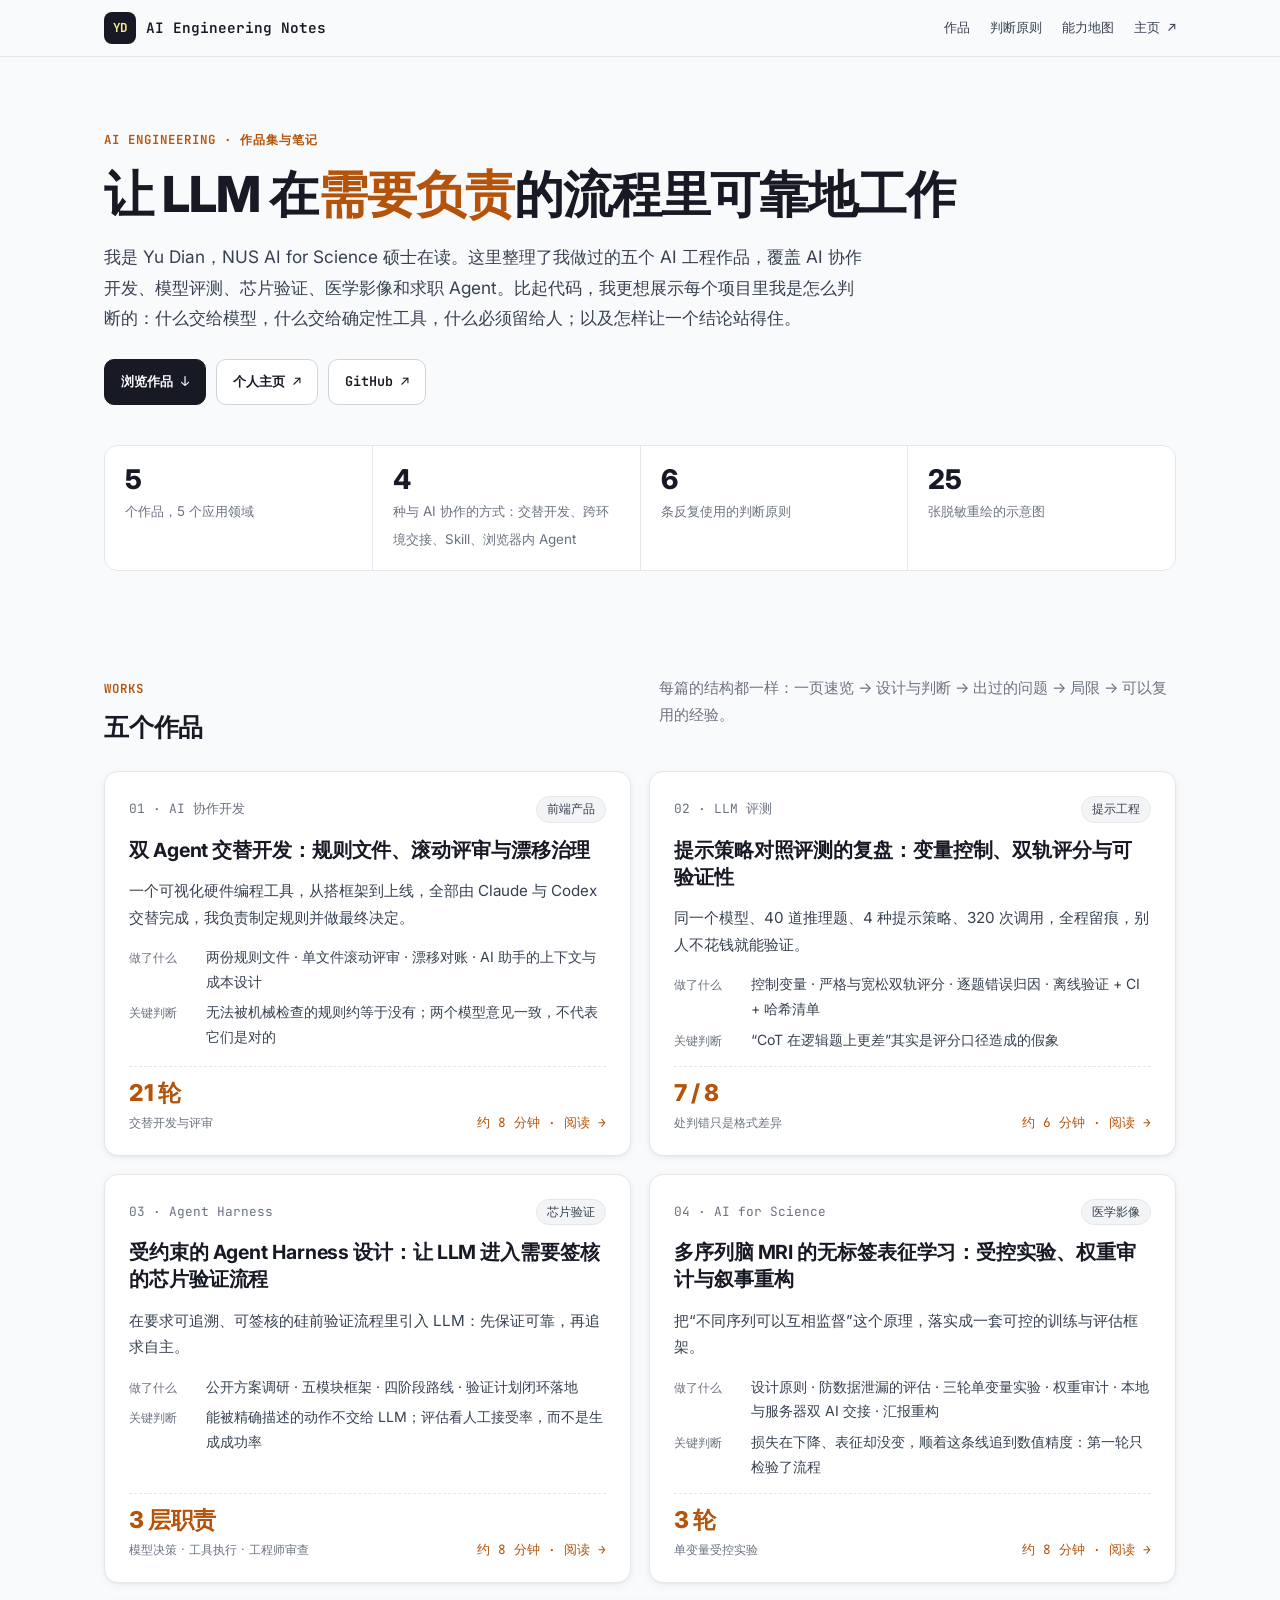
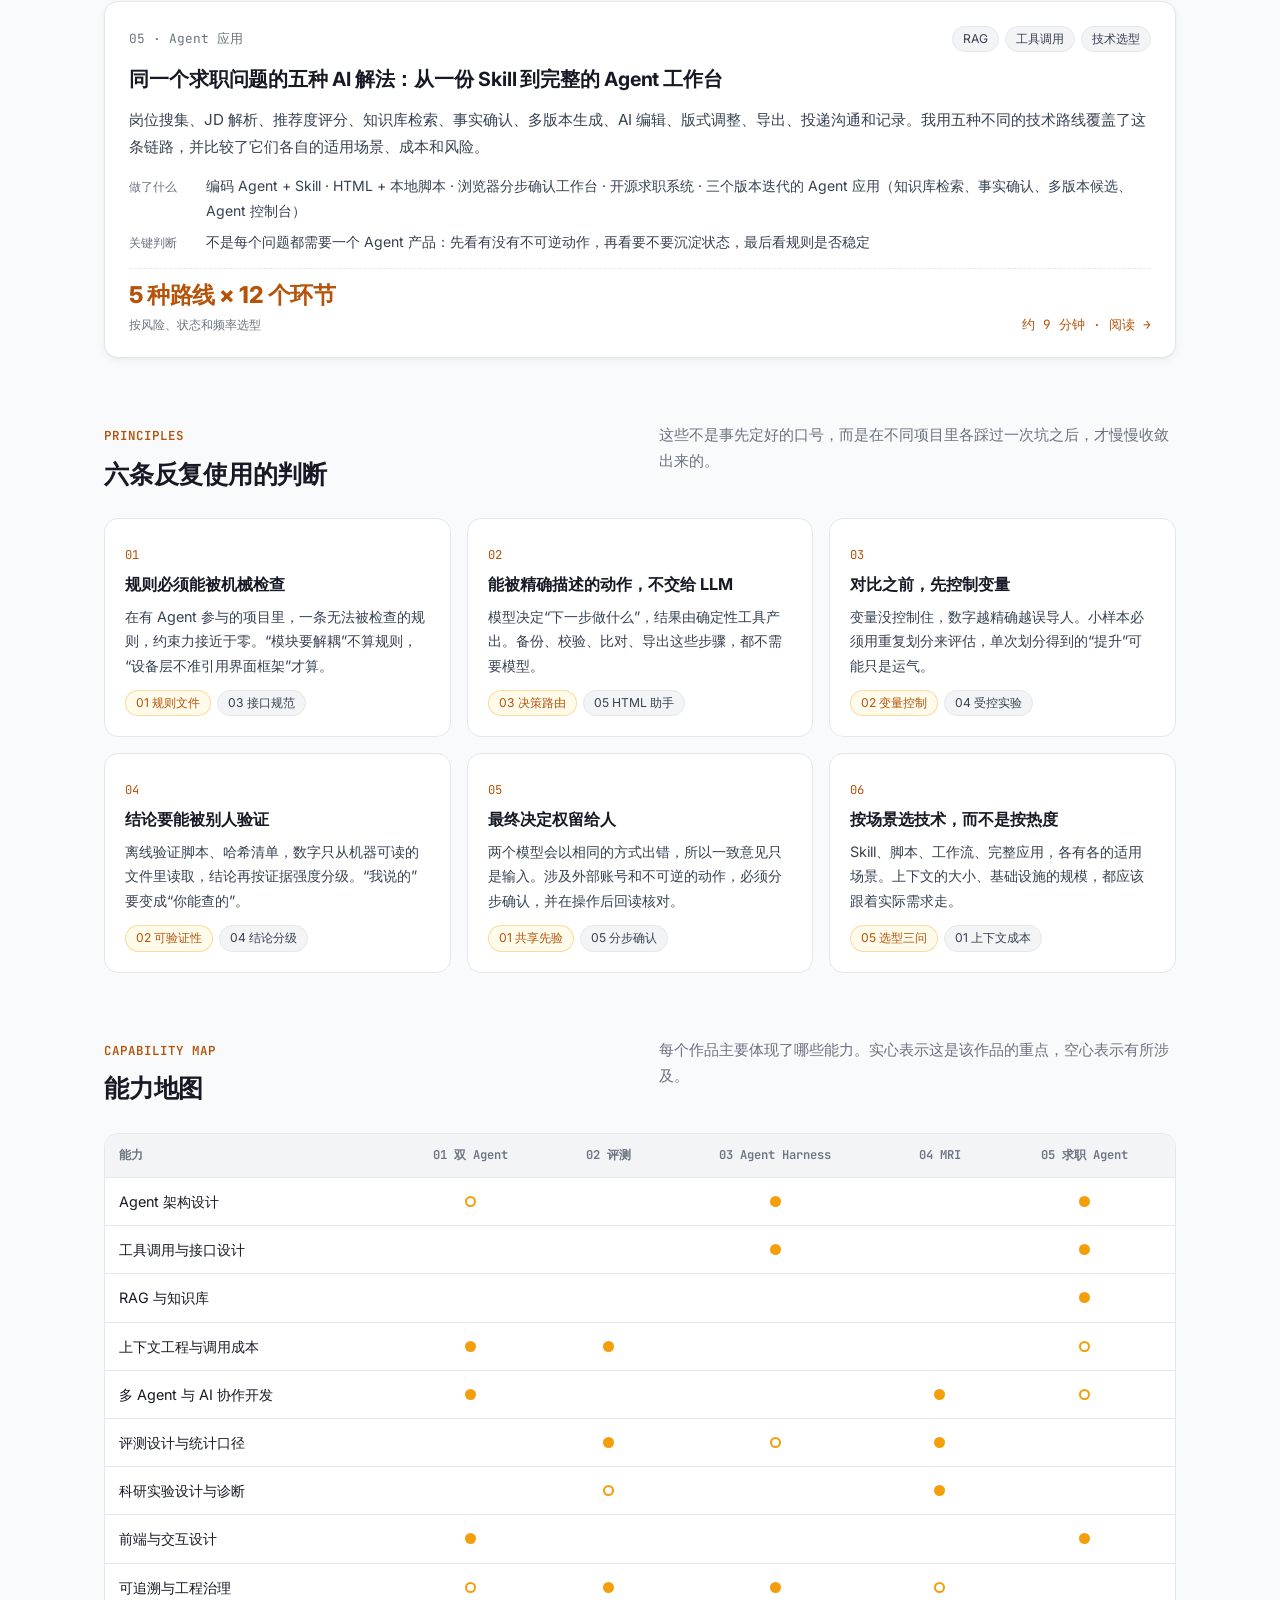
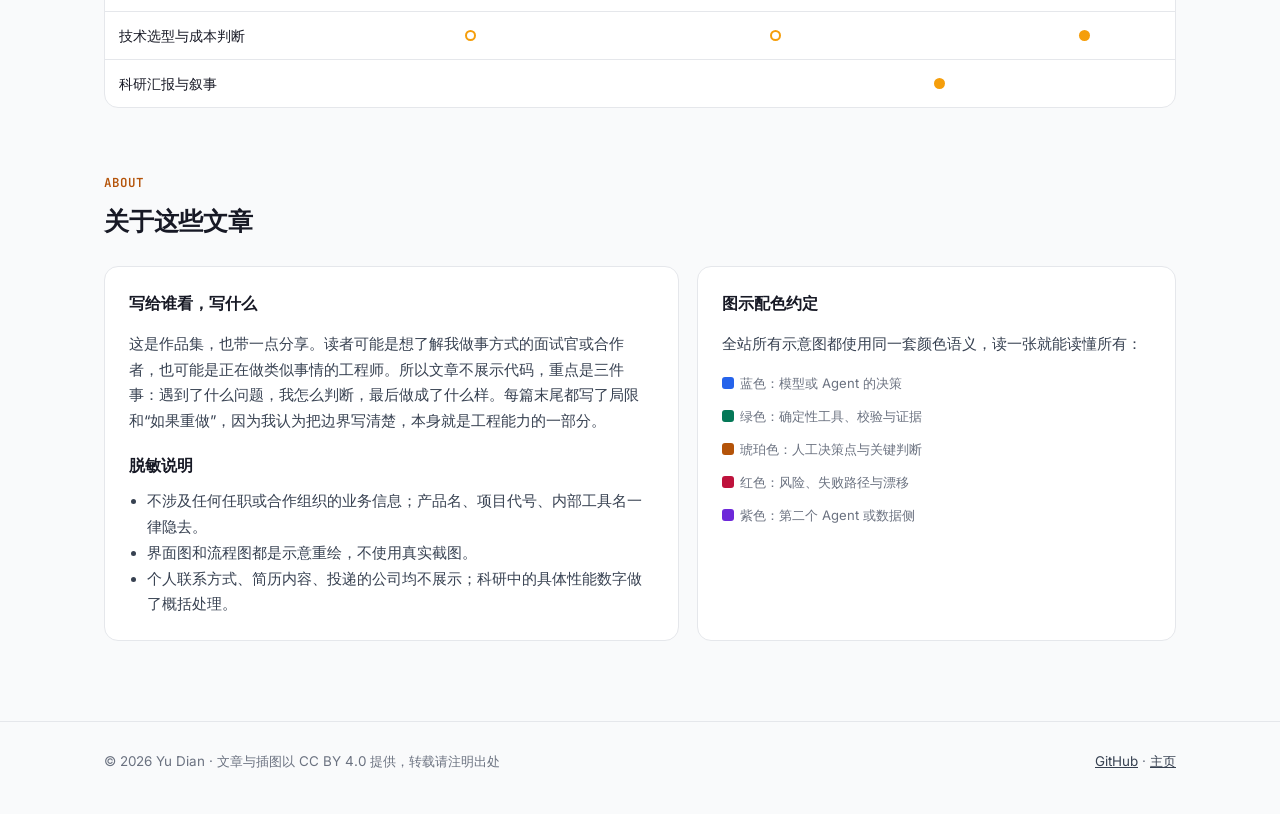
<file: index.html>
<!doctype html>
<html lang="zh-CN">
<head>
<meta charset="utf-8">
<meta name="viewport" content="width=device-width, initial-scale=1">
<title>AI Engineering Notes · Yu Dian</title>
<meta name="description" content="Yu Dian 的 AI 工程作品集：双 Agent 协作开发、LLM 评测、芯片验证 Agent 架构、医学影像表征学习和求职 Agent。重点展示设计判断，而不是代码。">
<meta property="og:type" content="website">
<meta property="og:title" content="AI Engineering Notes · Yu Dian">
<meta property="og:description" content="Yu Dian 的 AI 工程作品集：双 Agent 协作开发、LLM 评测、芯片验证 Agent 架构、医学影像表征学习和求职 Agent。重点展示设计判断，而不是代码。">
<meta property="og:url" content="https://evelyn77yu.github.io/ai-engineering-blog/">
<meta property="og:image" content="https://evelyn77yu.github.io/ai-engineering-blog/assets/preview.png">
<meta name="twitter:card" content="summary_large_image">
<link rel="icon" href="data:image/svg+xml,%3Csvg xmlns='http://www.w3.org/2000/svg' viewBox='0 0 64 64'%3E%3Crect width='64' height='64' rx='14' fill='%23171925'/%3E%3Ctext x='32' y='41' font-family='monospace' font-size='26' font-weight='700' fill='%23fde68a' text-anchor='middle'%3EYD%3C/text%3E%3C/svg%3E">
<link rel="preconnect" href="https://fonts.googleapis.com">
<link rel="preconnect" href="https://fonts.gstatic.com" crossorigin>
<link href="https://fonts.googleapis.com/css2?family=Inter:wght@400;500;600;700;800&family=JetBrains+Mono:wght@400;500;600;700&display=swap" rel="stylesheet">
<link rel="stylesheet" href="assets/site.css">
</head>
<body>

<header class="nav">
  <div class="nav-inner">
    <a class="brand" href="index.html"><span class="brand-mark">YD</span><span class="brand-text">AI Engineering Notes</span></a>
    <nav class="nav-links">
      <a href="#works">作品</a>
      <a href="#principles">判断原则</a>
      <a href="#map">能力地图</a>
      <a href="https://evelyn77yu.github.io">主页 ↗</a>
    </nav>
  </div>
</header>

<main class="wrap">
  <section class="hero">
    <div class="kicker">AI Engineering · 作品集与笔记</div>
    <h1>让 LLM 在<em>需要负责</em>的流程里可靠地工作</h1>
    <p class="lede">我是 Yu Dian，NUS AI for Science 硕士在读。这里整理了我做过的五个 AI 工程作品，覆盖 AI 协作开发、模型评测、芯片验证、医学影像和求职 Agent。比起代码，我更想展示每个项目里我是怎么判断的：什么交给模型，什么交给确定性工具，什么必须留给人；以及怎样让一个结论站得住。</p>
    <div class="hero-actions">
      <a class="btn primary" href="#works">浏览作品 ↓</a>
      <a class="btn" href="https://evelyn77yu.github.io">个人主页 ↗</a>
      <a class="btn" href="https://github.com/evelyn77yu">GitHub ↗</a>
    </div>
    <div class="stats">
      <div class="stat"><b>5</b><span>个作品，5 个应用领域</span></div>
      <div class="stat"><b>4</b><span>种与 AI 协作的方式：交替开发、跨环境交接、Skill、浏览器内 Agent</span></div>
      <div class="stat"><b>6</b><span>条反复使用的判断原则</span></div>
      <div class="stat"><b>25</b><span>张脱敏重绘的示意图</span></div>
    </div>
  </section>

  <section class="section" id="works">
    <div class="section-head">
      <div><div class="kicker">Works</div><h2>五个作品</h2></div>
      <p>每篇的结构都一样：一页速览 → 设计与判断 → 出过的问题 → 局限 → 可以复用的经验。</p>
    </div>
    <div class="works">
      <a class="work" href="posts/01-dual-agent-workflow.html">
        <div class="work-top"><span class="work-no">01 · AI 协作开发</span><span class="pill">前端产品</span></div>
        <h3>双 Agent 交替开发：规则文件、滚动评审与漂移治理</h3>
        <p class="hook">一个可视化硬件编程工具，从搭框架到上线，全部由 Claude 与 Codex 交替完成，我负责制定规则并做最终决定。</p>
        <dl>
          <dt>做了什么</dt><dd>两份规则文件 · 单文件滚动评审 · 漂移对账 · AI 助手的上下文与成本设计</dd>
          <dt>关键判断</dt><dd>无法被机械检查的规则约等于没有；两个模型意见一致，不代表它们是对的</dd>
        </dl>
        <div class="work-foot"><div class="sig"><b>21 轮</b><span>交替开发与评审</span></div><span class="read">约 8 分钟 · 阅读 →</span></div>
      </a>

      <a class="work" href="posts/02-prompt-evaluation.html">
        <div class="work-top"><span class="work-no">02 · LLM 评测</span><span class="pill">提示工程</span></div>
        <h3>提示策略对照评测的复盘：变量控制、双轨评分与可验证性</h3>
        <p class="hook">同一个模型、40 道推理题、4 种提示策略、320 次调用，全程留痕，别人不花钱就能验证。</p>
        <dl>
          <dt>做了什么</dt><dd>控制变量 · 严格与宽松双轨评分 · 逐题错误归因 · 离线验证 + CI + 哈希清单</dd>
          <dt>关键判断</dt><dd>“CoT 在逻辑题上更差”其实是评分口径造成的假象</dd>
        </dl>
        <div class="work-foot"><div class="sig"><b>7 / 8</b><span>处判错只是格式差异</span></div><span class="read">约 6 分钟 · 阅读 →</span></div>
      </a>

      <a class="work" href="posts/03-verification-agent-framework.html">
        <div class="work-top"><span class="work-no">03 · Agent Harness</span><span class="pill">芯片验证</span></div>
        <h3>受约束的 Agent Harness 设计：让 LLM 进入需要签核的芯片验证流程</h3>
        <p class="hook">在要求可追溯、可签核的硅前验证流程里引入 LLM：先保证可靠，再追求自主。</p>
        <dl>
          <dt>做了什么</dt><dd>公开方案调研 · 五模块框架 · 四阶段路线 · 验证计划闭环落地</dd>
          <dt>关键判断</dt><dd>能被精确描述的动作不交给 LLM；评估看人工接受率，而不是生成成功率</dd>
        </dl>
        <div class="work-foot"><div class="sig"><b>3 层职责</b><span>模型决策 · 工具执行 · 工程师审查</span></div><span class="read">约 8 分钟 · 阅读 →</span></div>
      </a>

      <a class="work" href="posts/04-mri-label-free-embedding.html">
        <div class="work-top"><span class="work-no">04 · AI for Science</span><span class="pill">医学影像</span></div>
        <h3>多序列脑 MRI 的无标签表征学习：受控实验、权重审计与叙事重构</h3>
        <p class="hook">把“不同序列可以互相监督”这个原理，落实成一套可控的训练与评估框架。</p>
        <dl>
          <dt>做了什么</dt><dd>设计原则 · 防数据泄漏的评估 · 三轮单变量实验 · 权重审计 · 本地与服务器双 AI 交接 · 汇报重构</dd>
          <dt>关键判断</dt><dd>损失在下降、表征却没变，顺着这条线追到数值精度：第一轮只检验了流程</dd>
        </dl>
        <div class="work-foot"><div class="sig"><b>3 轮</b><span>单变量受控实验</span></div><span class="read">约 8 分钟 · 阅读 →</span></div>
      </a>

      <a class="work wide" href="posts/05-resume-agent-five-routes.html">
        <div class="work-top"><span class="work-no">05 · Agent 应用</span><span class="pills"><span class="pill">RAG</span><span class="pill">工具调用</span><span class="pill">技术选型</span></span></div>
        <h3>同一个求职问题的五种 AI 解法：从一份 Skill 到完整的 Agent 工作台</h3>
        <p class="hook">岗位搜集、JD 解析、推荐度评分、知识库检索、事实确认、多版本生成、AI 编辑、版式调整、导出、投递沟通和记录。我用五种不同的技术路线覆盖了这条链路，并比较了它们各自的适用场景、成本和风险。</p>
        <dl>
          <dt>做了什么</dt><dd>编码 Agent + Skill · HTML + 本地脚本 · 浏览器分步确认工作台 · 开源求职系统 · 三个版本迭代的 Agent 应用（知识库检索、事实确认、多版本候选、Agent 控制台）</dd>
          <dt>关键判断</dt><dd>不是每个问题都需要一个 Agent 产品：先看有没有不可逆动作，再看要不要沉淀状态，最后看规则是否稳定</dd>
        </dl>
        <div class="work-foot"><div class="sig"><b>5 种路线 × 12 个环节</b><span>按风险、状态和频率选型</span></div><span class="read">约 9 分钟 · 阅读 →</span></div>
      </a>
    </div>
  </section>

  <section class="section" id="principles">
    <div class="section-head">
      <div><div class="kicker">Principles</div><h2>六条反复使用的判断</h2></div>
      <p>这些不是事先定好的口号，而是在不同项目里各踩过一次坑之后，才慢慢收敛出来的。</p>
    </div>
    <div class="principles">
      <div class="principle"><span class="n">01</span><h3>规则必须能被机械检查</h3><p>在有 Agent 参与的项目里，一条无法被检查的规则，约束力接近于零。“模块要解耦”不算规则，“设备层不准引用界面框架”才算。</p><div class="pills"><a class="pill acc" href="posts/01-dual-agent-workflow.html#rules">01 规则文件</a><a class="pill" href="posts/03-verification-agent-framework.html#contract">03 接口规范</a></div></div>
      <div class="principle"><span class="n">02</span><h3>能被精确描述的动作，不交给 LLM</h3><p>模型决定“下一步做什么”，结果由确定性工具产出。备份、校验、比对、导出这些步骤，都不需要模型。</p><div class="pills"><a class="pill acc" href="posts/03-verification-agent-framework.html#routing">03 决策路由</a><a class="pill" href="posts/05-resume-agent-five-routes.html#b">05 HTML 助手</a></div></div>
      <div class="principle"><span class="n">03</span><h3>对比之前，先控制变量</h3><p>变量没控制住，数字越精确越误导人。小样本必须用重复划分来评估，单次划分得到的“提升”可能只是运气。</p><div class="pills"><a class="pill acc" href="posts/02-prompt-evaluation.html#control">02 变量控制</a><a class="pill" href="posts/04-mri-label-free-embedding.html#experiments">04 受控实验</a></div></div>
      <div class="principle"><span class="n">04</span><h3>结论要能被别人验证</h3><p>离线验证脚本、哈希清单，数字只从机器可读的文件里读取，结论再按证据强度分级。“我说的”要变成“你能查的”。</p><div class="pills"><a class="pill acc" href="posts/02-prompt-evaluation.html#verify">02 可验证性</a><a class="pill" href="posts/04-mri-label-free-embedding.html#levels">04 结论分级</a></div></div>
      <div class="principle"><span class="n">05</span><h3>最终决定权留给人</h3><p>两个模型会以相同的方式出错，所以一致意见只是输入。涉及外部账号和不可逆的动作，必须分步确认，并在操作后回读核对。</p><div class="pills"><a class="pill acc" href="posts/01-dual-agent-workflow.html#problems">01 共享先验</a><a class="pill" href="posts/05-resume-agent-five-routes.html#c">05 分步确认</a></div></div>
      <div class="principle"><span class="n">06</span><h3>按场景选技术，而不是按热度</h3><p>Skill、脚本、工作流、完整应用，各有各的适用场景。上下文的大小、基础设施的规模，都应该跟着实际需求走。</p><div class="pills"><a class="pill acc" href="posts/05-resume-agent-five-routes.html#choose">05 选型三问</a><a class="pill" href="posts/01-dual-agent-workflow.html#context">01 上下文成本</a></div></div>
    </div>
  </section>

  <section class="section" id="map">
    <div class="section-head">
      <div><div class="kicker">Capability map</div><h2>能力地图</h2></div>
      <p>每个作品主要体现了哪些能力。实心表示这是该作品的重点，空心表示有所涉及。</p>
    </div>
    <div class="matrix-wrap">
      <table class="matrix">
        <thead><tr><th>能力</th><th><a href="posts/01-dual-agent-workflow.html">01 双 Agent</a></th><th><a href="posts/02-prompt-evaluation.html">02 评测</a></th><th><a href="posts/03-verification-agent-framework.html">03 Agent Harness</a></th><th><a href="posts/04-mri-label-free-embedding.html">04 MRI</a></th><th><a href="posts/05-resume-agent-five-routes.html">05 求职 Agent</a></th></tr></thead>
        <tbody>
          <tr><td>Agent 架构设计</td><td><i class="dot half"></i></td><td></td><td><i class="dot"></i></td><td></td><td><i class="dot"></i></td></tr>
          <tr><td>工具调用与接口设计</td><td></td><td></td><td><i class="dot"></i></td><td></td><td><i class="dot"></i></td></tr>
          <tr><td>RAG 与知识库</td><td></td><td></td><td></td><td></td><td><i class="dot"></i></td></tr>
          <tr><td>上下文工程与调用成本</td><td><i class="dot"></i></td><td><i class="dot"></i></td><td></td><td></td><td><i class="dot half"></i></td></tr>
          <tr><td>多 Agent 与 AI 协作开发</td><td><i class="dot"></i></td><td></td><td></td><td><i class="dot"></i></td><td><i class="dot half"></i></td></tr>
          <tr><td>评测设计与统计口径</td><td></td><td><i class="dot"></i></td><td><i class="dot half"></i></td><td><i class="dot"></i></td><td></td></tr>
          <tr><td>科研实验设计与诊断</td><td></td><td><i class="dot half"></i></td><td></td><td><i class="dot"></i></td><td></td></tr>
          <tr><td>前端与交互设计</td><td><i class="dot"></i></td><td></td><td></td><td></td><td><i class="dot"></i></td></tr>
          <tr><td>可追溯与工程治理</td><td><i class="dot half"></i></td><td><i class="dot"></i></td><td><i class="dot"></i></td><td><i class="dot half"></i></td><td></td></tr>
          <tr><td>技术选型与成本判断</td><td><i class="dot half"></i></td><td></td><td><i class="dot half"></i></td><td></td><td><i class="dot"></i></td></tr>
          <tr><td>科研汇报与叙事</td><td></td><td></td><td></td><td><i class="dot"></i></td><td></td></tr>
        </tbody>
      </table>
    </div>
  </section>

  <section class="section" id="about">
    <div class="section-head">
      <div><div class="kicker">About</div><h2>关于这些文章</h2></div>
    </div>
    <div class="about">
      <div class="panel">
        <h3>写给谁看，写什么</h3>
        <p>这是作品集，也带一点分享。读者可能是想了解我做事方式的面试官或合作者，也可能是正在做类似事情的工程师。所以文章不展示代码，重点是三件事：遇到了什么问题，我怎么判断，最后做成了什么样。每篇末尾都写了局限和“如果重做”，因为我认为把边界写清楚，本身就是工程能力的一部分。</p>
        <h3 style="margin-top:16px">脱敏说明</h3>
        <ul>
          <li>不涉及任何任职或合作组织的业务信息；产品名、项目代号、内部工具名一律隐去。</li>
          <li>界面图和流程图都是示意重绘，不使用真实截图。</li>
          <li>个人联系方式、简历内容、投递的公司均不展示；科研中的具体性能数字做了概括处理。</li>
        </ul>
      </div>
      <div class="panel">
        <h3>图示配色约定</h3>
        <p>全站所有示意图都使用同一套颜色语义，读一张就能读懂所有：</p>
        <div class="legend" style="flex-direction:column;align-items:flex-start;gap:10px;margin-top:4px">
          <span><i style="background:var(--c-llm)"></i>蓝色：模型或 Agent 的决策</span>
          <span><i style="background:var(--c-tool)"></i>绿色：确定性工具、校验与证据</span>
          <span><i style="background:var(--c-human)"></i>琥珀色：人工决策点与关键判断</span>
          <span><i style="background:var(--c-risk)"></i>红色：风险、失败路径与漂移</span>
          <span><i style="background:var(--c-alt)"></i>紫色：第二个 Agent 或数据侧</span>
        </div>
      </div>
    </div>
  </section>
</main>

<footer class="footer">
  <div class="wrap">
    <span>© 2026 Yu Dian · 文章与插图以 CC BY 4.0 提供，转载请注明出处</span>
    <span><a href="https://github.com/evelyn77yu">GitHub</a> · <a href="https://evelyn77yu.github.io">主页</a></span>
  </div>
</footer>
</body>
</html>
</file>
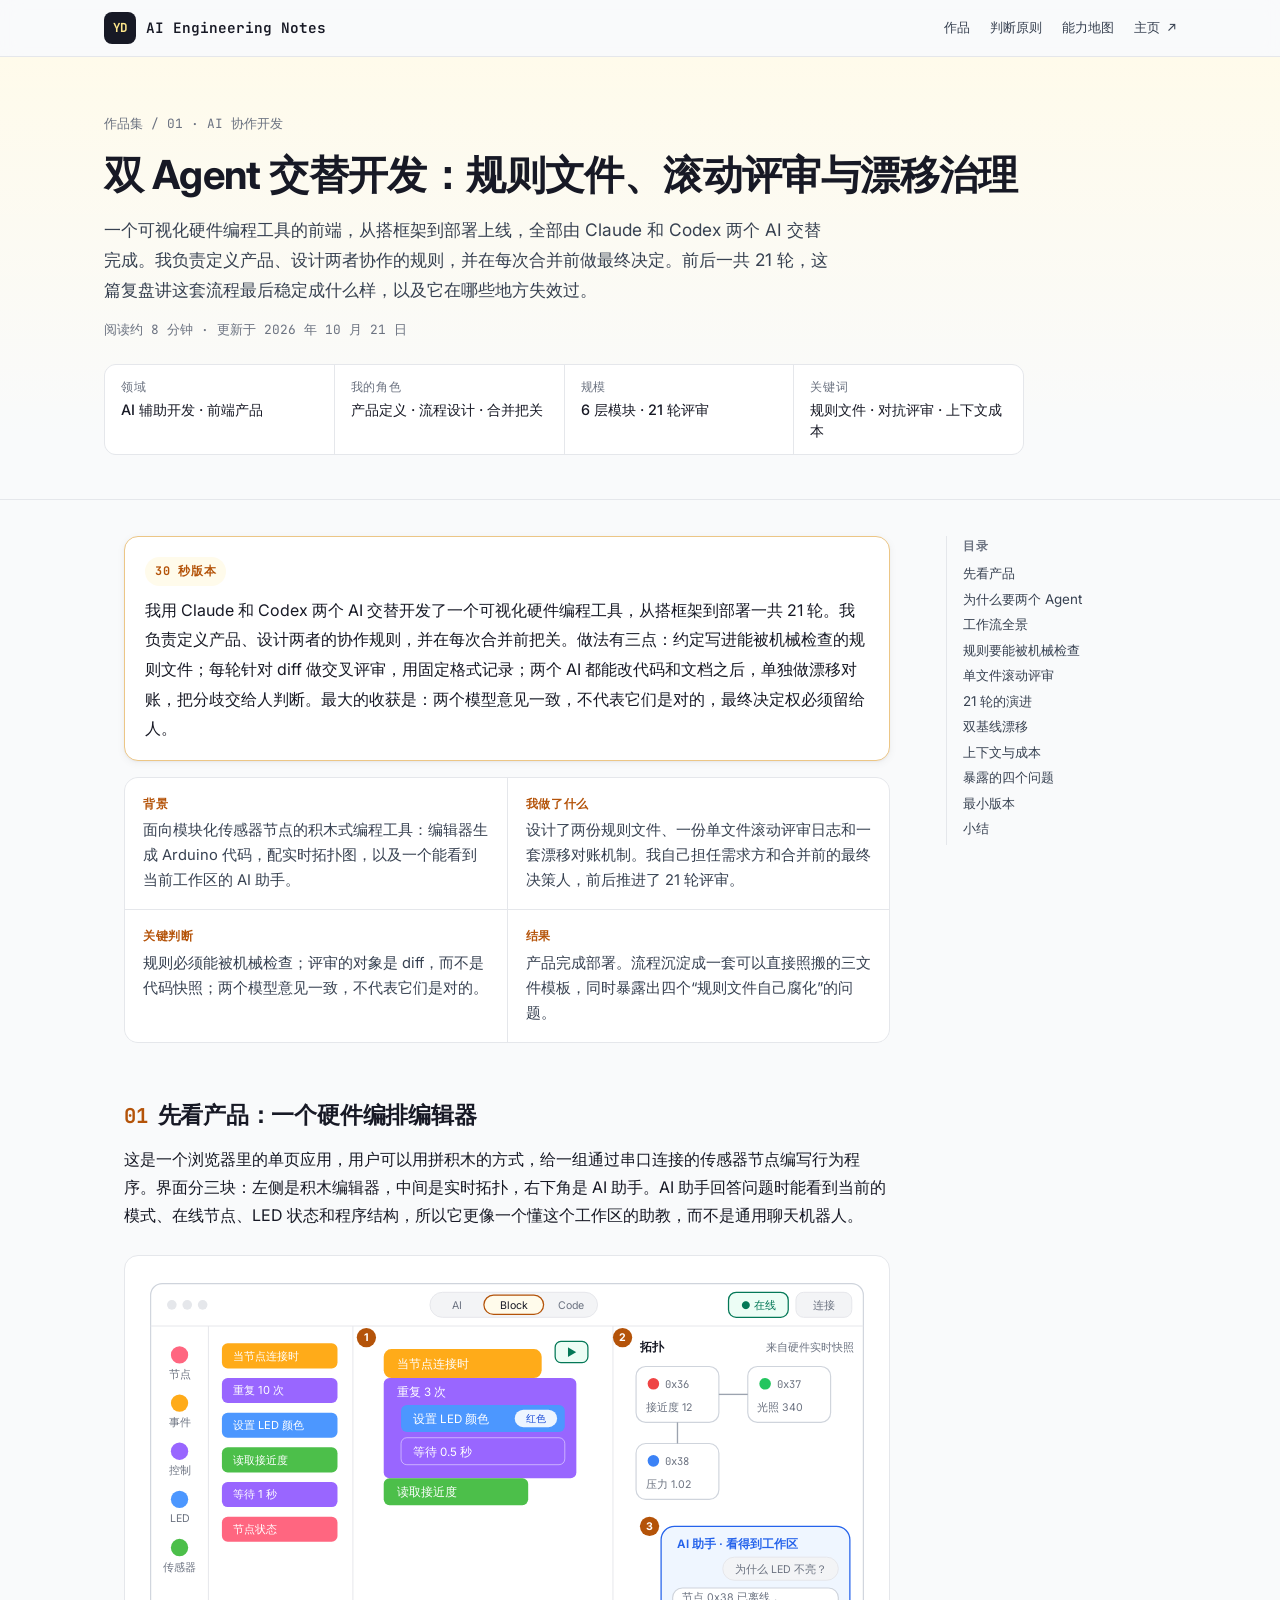
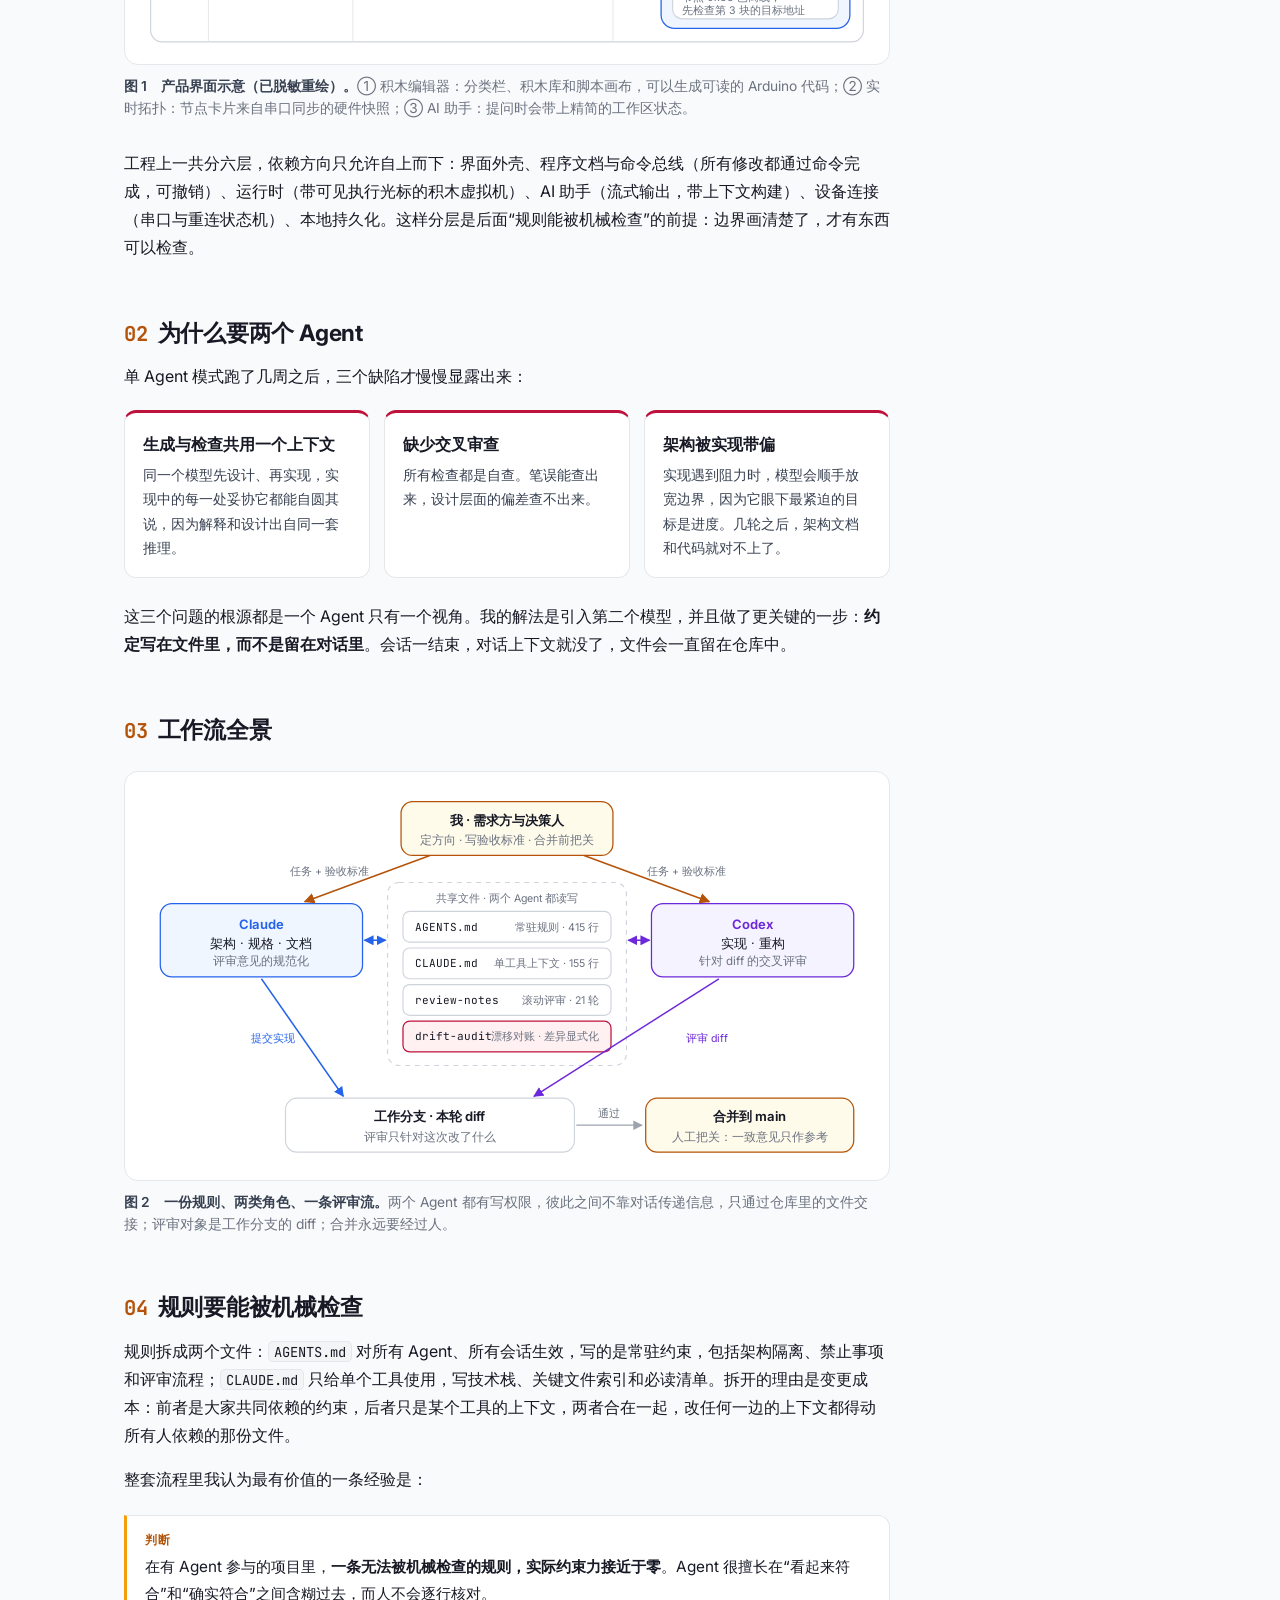
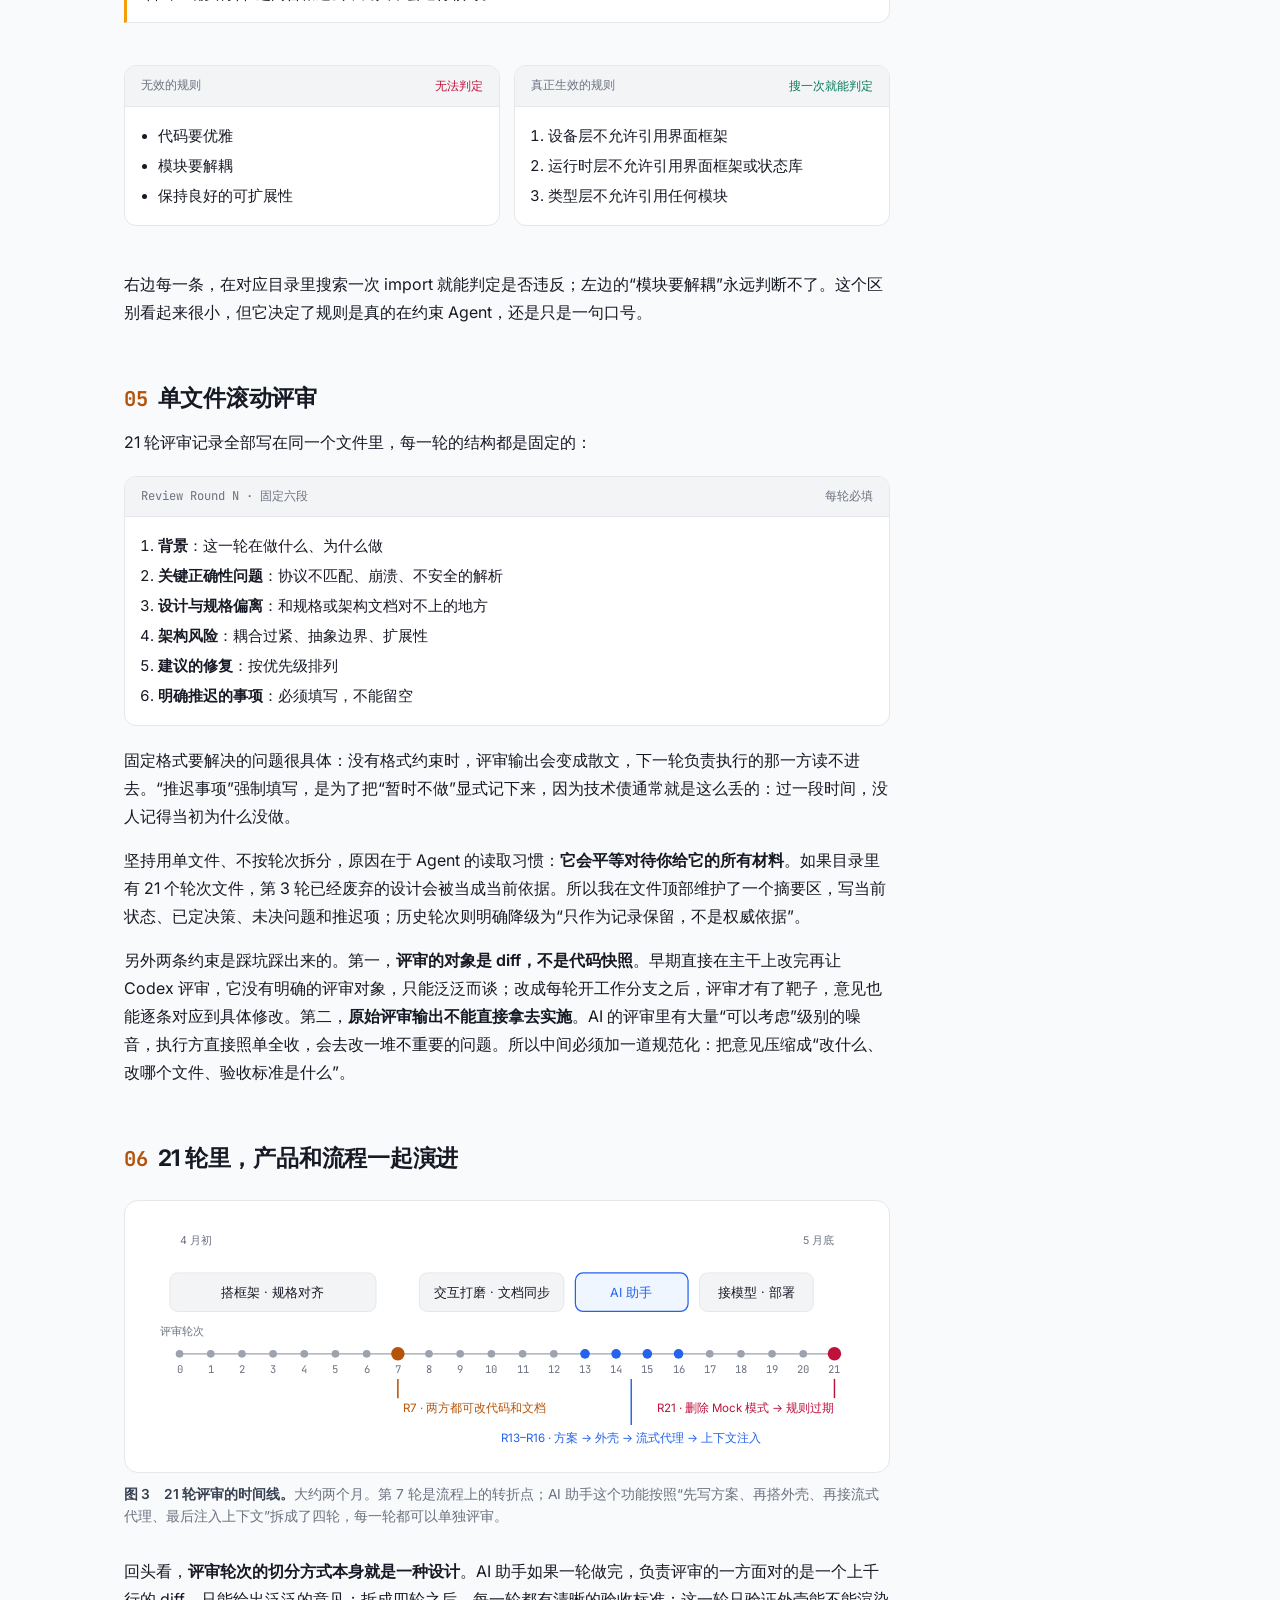
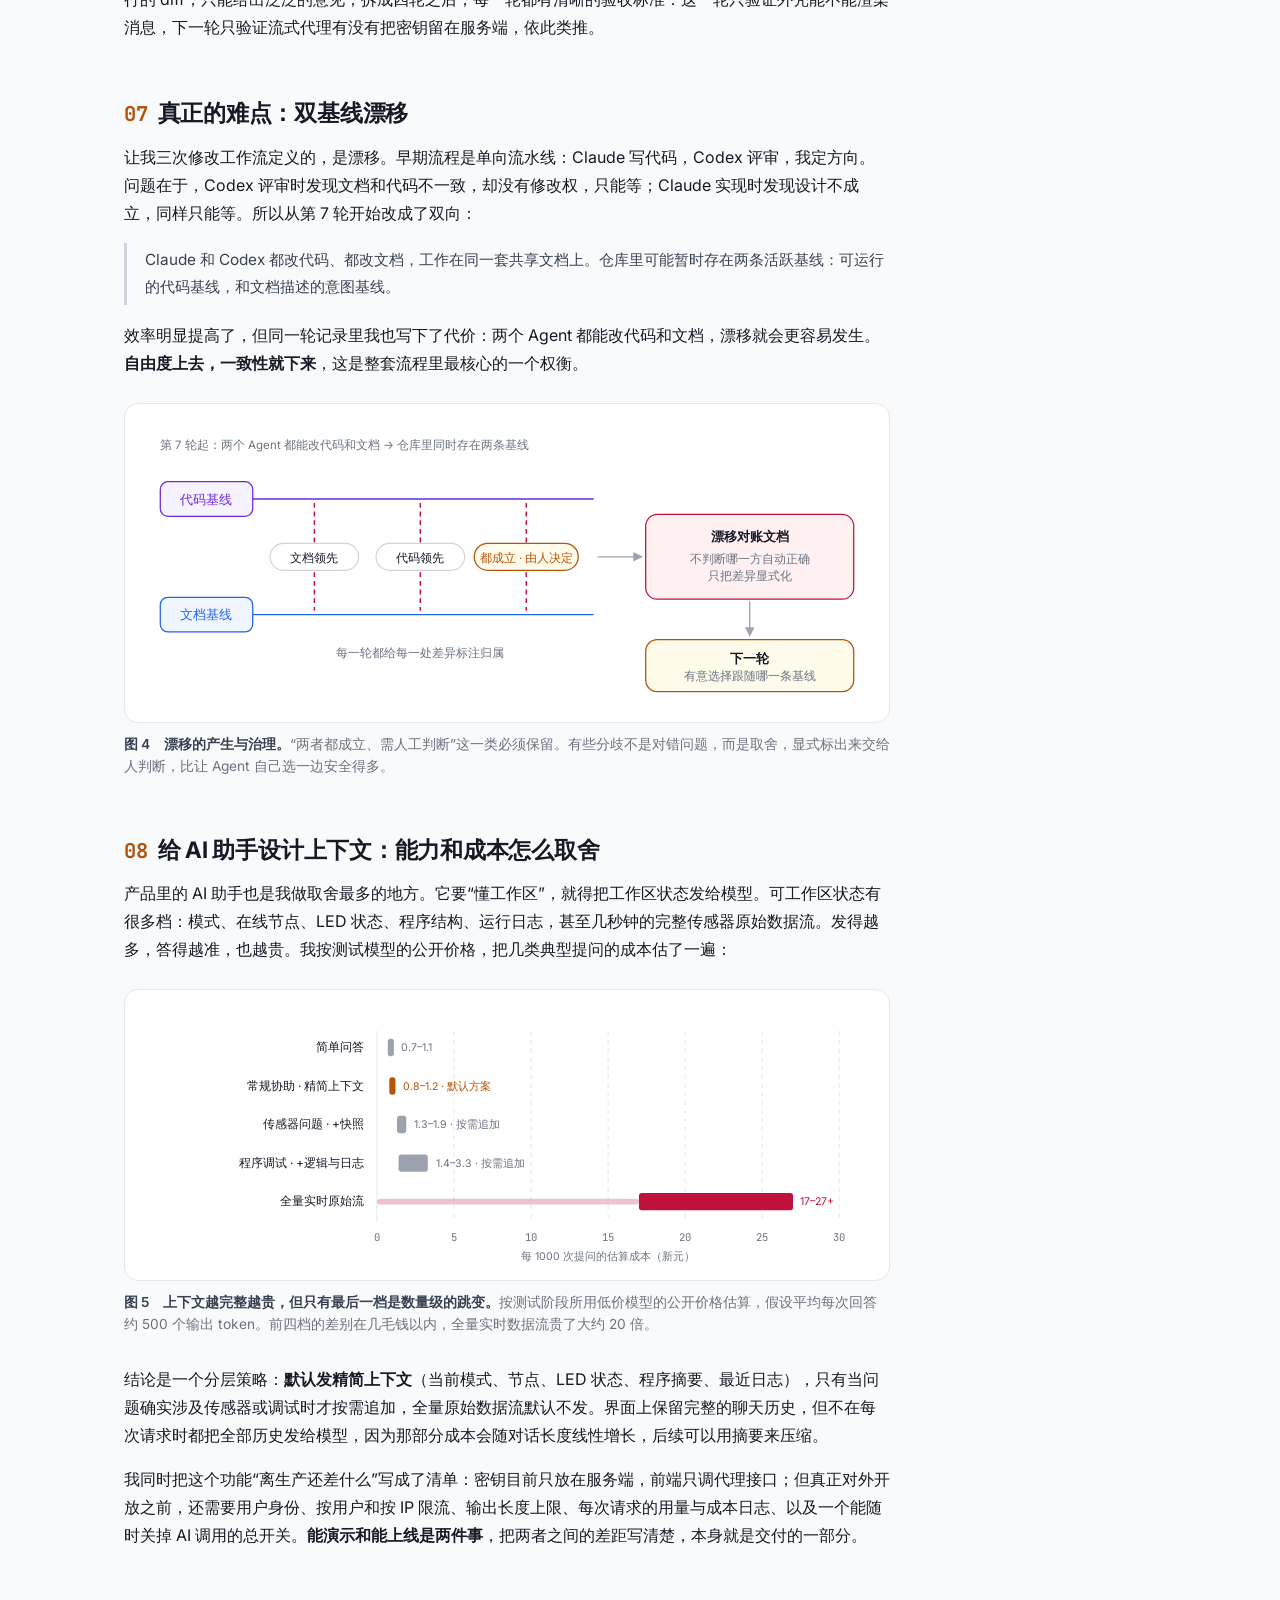
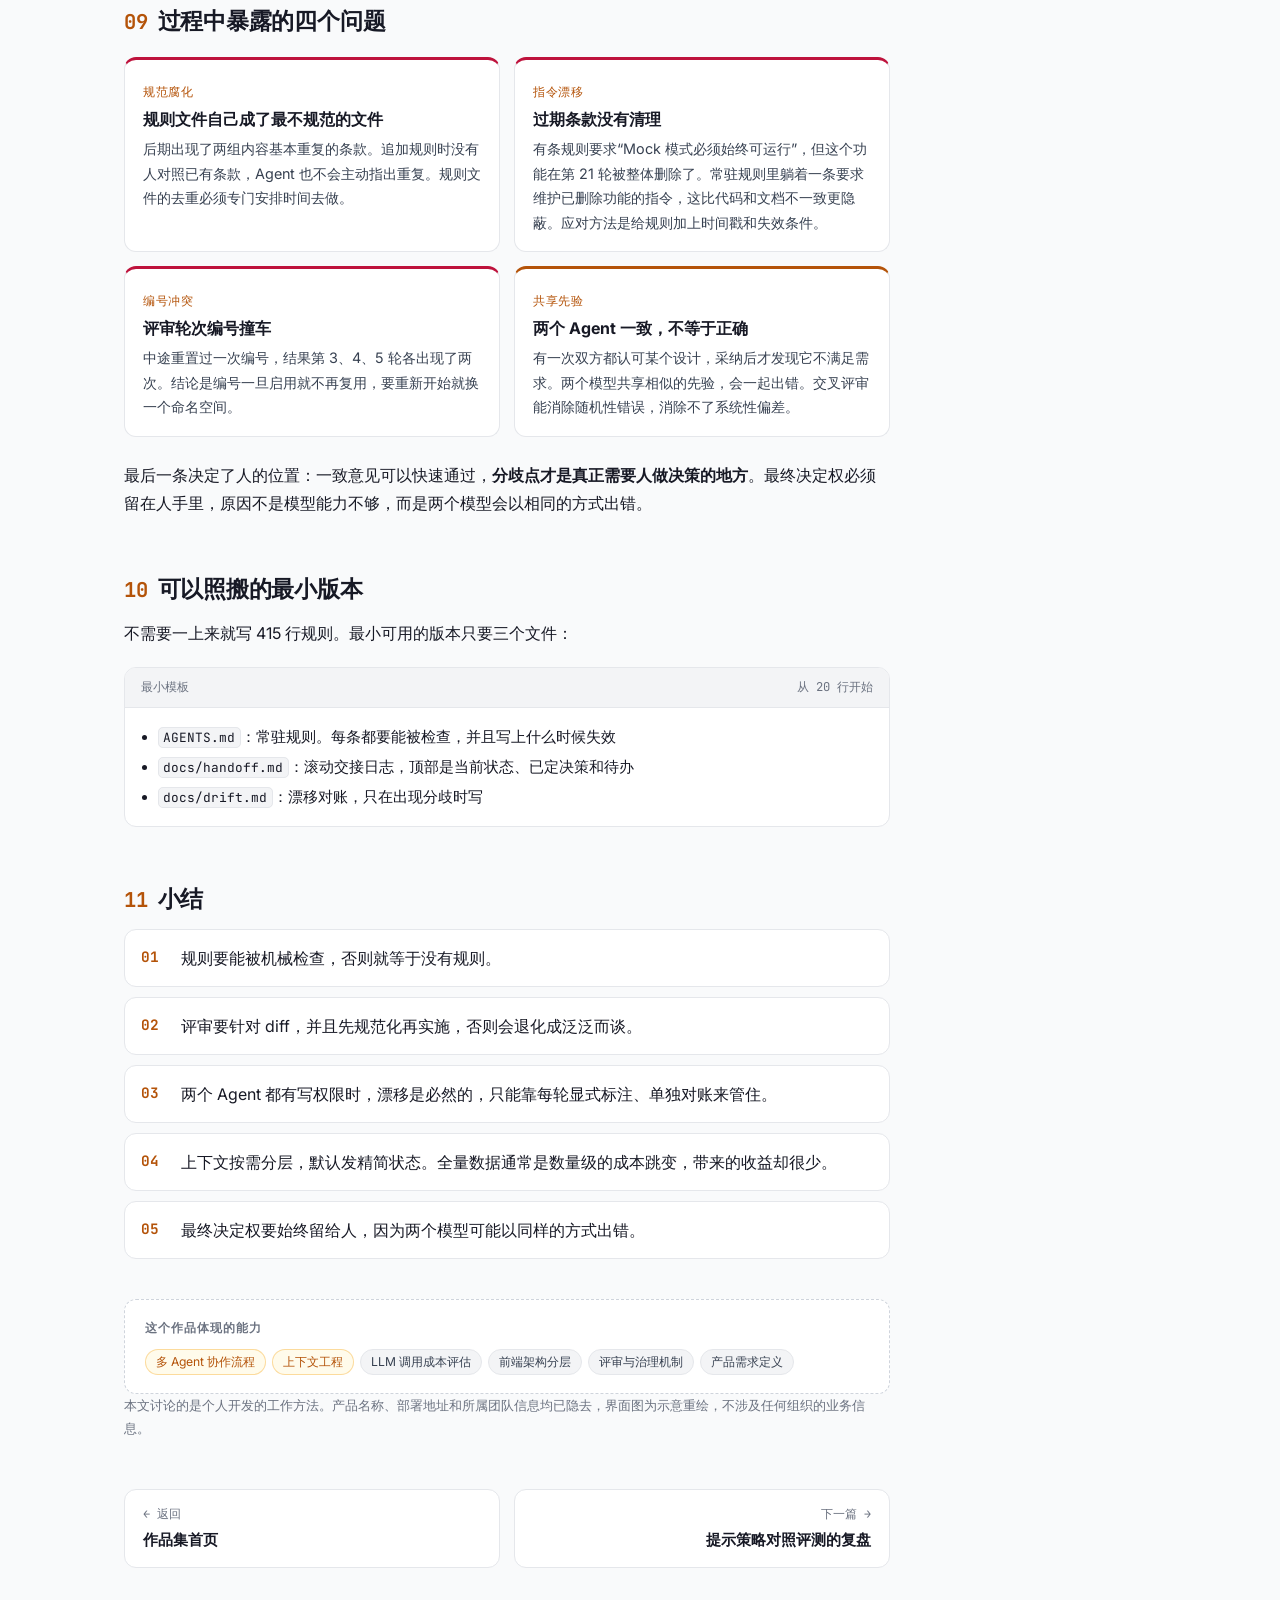
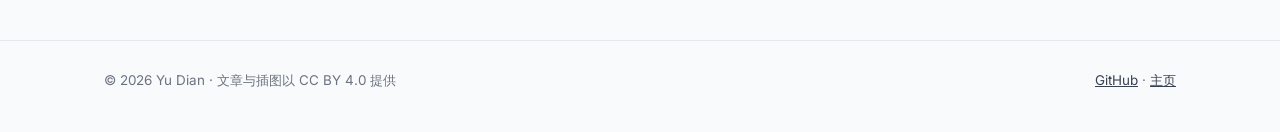
<file: posts/01-dual-agent-workflow.html>
<!doctype html>
<html lang="zh-CN">
<head>
<meta charset="utf-8">
<meta name="viewport" content="width=device-width, initial-scale=1">
<title>双 Agent 交替开发 · AI Engineering Notes</title>
<meta name="description" content="一个可视化硬件编程工具的前端由 Claude 与 Codex 交替开发 21 轮：规则文件、滚动评审、漂移治理，以及 AI 助手的上下文与成本设计。">
<meta property="og:type" content="article">
<meta property="og:title" content="双 Agent 交替开发 · AI Engineering Notes">
<meta property="og:description" content="一个可视化硬件编程工具的前端由 Claude 与 Codex 交替开发 21 轮：规则文件、滚动评审、漂移治理，以及 AI 助手的上下文与成本设计。">
<meta property="og:url" content="https://evelyn77yu.github.io/ai-engineering-blog/posts/01-dual-agent-workflow.html">
<meta property="og:image" content="https://evelyn77yu.github.io/ai-engineering-blog/assets/preview.png">
<meta name="twitter:card" content="summary_large_image">
<link rel="icon" href="data:image/svg+xml,%3Csvg xmlns='http://www.w3.org/2000/svg' viewBox='0 0 64 64'%3E%3Crect width='64' height='64' rx='14' fill='%23171925'/%3E%3Ctext x='32' y='41' font-family='monospace' font-size='26' font-weight='700' fill='%23fde68a' text-anchor='middle'%3EYD%3C/text%3E%3C/svg%3E">
<link rel="preconnect" href="https://fonts.googleapis.com">
<link rel="preconnect" href="https://fonts.gstatic.com" crossorigin>
<link href="https://fonts.googleapis.com/css2?family=Inter:wght@400;500;600;700;800&family=JetBrains+Mono:wght@400;500;600;700&display=swap" rel="stylesheet">
<link rel="stylesheet" href="../assets/site.css">
</head>
<body>
<svg class="svg-defs" aria-hidden="true"><defs>
  <marker id="ar" viewBox="0 0 10 10" refX="9" refY="5" markerWidth="7" markerHeight="7" orient="auto-start-reverse"><path d="M0 0L10 5L0 10z" class="mk"/></marker>
  <marker id="ar-llm" viewBox="0 0 10 10" refX="9" refY="5" markerWidth="7" markerHeight="7" orient="auto-start-reverse"><path d="M0 0L10 5L0 10z" class="mk-llm"/></marker>
  <marker id="ar-alt" viewBox="0 0 10 10" refX="9" refY="5" markerWidth="7" markerHeight="7" orient="auto-start-reverse"><path d="M0 0L10 5L0 10z" class="mk-alt"/></marker>
  <marker id="ar-human" viewBox="0 0 10 10" refX="9" refY="5" markerWidth="7" markerHeight="7" orient="auto-start-reverse"><path d="M0 0L10 5L0 10z" class="mk-human"/></marker>
  <marker id="ar-risk" viewBox="0 0 10 10" refX="9" refY="5" markerWidth="7" markerHeight="7" orient="auto-start-reverse"><path d="M0 0L10 5L0 10z" class="mk-risk"/></marker>
</defs></svg>

<header class="nav">
  <div class="nav-inner">
    <a class="brand" href="../index.html"><span class="brand-mark">YD</span><span class="brand-text">AI Engineering Notes</span></a>
    <nav class="nav-links">
      <a href="../index.html#works">作品</a>
      <a href="../index.html#principles">判断原则</a>
      <a href="../index.html#map">能力地图</a>
      <a href="https://evelyn77yu.github.io">主页 ↗</a>
    </nav>
  </div>
</header>

<section class="post-hero">
  <div class="wrap">
    <div class="crumbs"><a href="../index.html">作品集</a> / 01 · AI 协作开发</div>
    <h1>双 Agent 交替开发：规则文件、滚动评审与漂移治理</h1>
    <p class="lede">一个可视化硬件编程工具的前端，从搭框架到部署上线，全部由 Claude 和 Codex 两个 AI 交替完成。我负责定义产品、设计两者协作的规则，并在每次合并前做最终决定。前后一共 21 轮，这篇复盘讲这套流程最后稳定成什么样，以及它在哪些地方失效过。</p>
    <p class="postinfo">阅读约 8 分钟 · 更新于 2026 年 10 月 21 日</p>
    <dl class="meta">
      <div><dt>领域</dt><dd>AI 辅助开发 · 前端产品</dd></div>
      <div><dt>我的角色</dt><dd>产品定义 · 流程设计 · 合并把关</dd></div>
      <div><dt>规模</dt><dd>6 层模块 · 21 轮评审</dd></div>
      <div><dt>关键词</dt><dd>规则文件 · 对抗评审 · 上下文成本</dd></div>
    </dl>
  </div>
</section>

<div class="layout">
<article class="prose">

  <section class="pitch"><span class="label">30 秒版本</span><p>我用 Claude 和 Codex 两个 AI 交替开发了一个可视化硬件编程工具，从搭框架到部署一共 21 轮。我负责定义产品、设计两者的协作规则，并在每次合并前把关。做法有三点：约定写进能被机械检查的规则文件；每轮针对 diff 做交叉评审，用固定格式记录；两个 AI 都能改代码和文档之后，单独做漂移对账，把分歧交给人判断。最大的收获是：两个模型意见一致，不代表它们是对的，最终决定权必须留给人。</p></section>

  <div class="tldr">
    <div><h4>背景</h4><p>面向模块化传感器节点的积木式编程工具：编辑器生成 Arduino 代码，配实时拓扑图，以及一个能看到当前工作区的 AI 助手。</p></div>
    <div><h4>我做了什么</h4><p>设计了两份规则文件、一份单文件滚动评审日志和一套漂移对账机制。我自己担任需求方和合并前的最终决策人，前后推进了 21 轮评审。</p></div>
    <div><h4>关键判断</h4><p>规则必须能被机械检查；评审的对象是 diff，而不是代码快照；两个模型意见一致，不代表它们是对的。</p></div>
    <div><h4>结果</h4><p>产品完成部署。流程沉淀成一套可以直接照搬的三文件模板，同时暴露出四个“规则文件自己腐化”的问题。</p></div>
  </div>

  <h2 id="product"><span class="no">01</span>先看产品：一个硬件编排编辑器</h2>
  <p>这是一个浏览器里的单页应用，用户可以用拼积木的方式，给一组通过串口连接的传感器节点编写行为程序。界面分三块：左侧是积木编辑器，中间是实时拓扑，右下角是 AI 助手。AI 助手回答问题时能看到当前的模式、在线节点、LED 状态和程序结构，所以它更像一个懂这个工作区的助教，而不是通用聊天机器人。</p>

  <figure class="fig">
    <div class="canvas">
      <svg viewBox="0 0 760 392" role="img" aria-label="产品界面示意：左侧积木编辑器，右侧实时拓扑，右下角悬浮的 AI 助手">
        <rect x="10" y="10" width="740" height="372" rx="12" class="bx"/>
        <line x1="10" y1="54" x2="750" y2="54" class="grid"/>
        <circle cx="32" cy="32" r="5" class="fill-line"/><circle cx="48" cy="32" r="5" class="fill-line"/><circle cx="64" cy="32" r="5" class="fill-line"/>
        <rect x="300" y="19" width="174" height="26" rx="13" class="bx2"/>
        <rect x="356" y="22" width="62" height="20" rx="10" class="human"/>
        <text x="328" y="36" class="ts" text-anchor="middle">AI</text>
        <text x="387" y="36" class="t" style="font-size:11px" text-anchor="middle">Block</text>
        <text x="446" y="36" class="ts" text-anchor="middle">Code</text>
        <rect x="610" y="19" width="62" height="26" rx="8" class="tool"/>
        <text x="641" y="36" class="ts c-tool" text-anchor="middle">● 在线</text>
        <rect x="680" y="19" width="58" height="26" rx="8" class="bx2"/>
        <text x="709" y="36" class="ts" text-anchor="middle">连接</text>

        <line x1="70" y1="54" x2="70" y2="382" class="grid"/>
        <circle cx="40" cy="84" r="9" fill="#FF6680"/><text x="40" y="108" class="ts" text-anchor="middle">节点</text>
        <circle cx="40" cy="134" r="9" fill="#FFAB19"/><text x="40" y="158" class="ts" text-anchor="middle">事件</text>
        <circle cx="40" cy="184" r="9" fill="#9966FF"/><text x="40" y="208" class="ts" text-anchor="middle">控制</text>
        <circle cx="40" cy="234" r="9" fill="#4C97FF"/><text x="40" y="258" class="ts" text-anchor="middle">LED</text>
        <circle cx="40" cy="284" r="9" fill="#4CBF4A"/><text x="40" y="308" class="ts" text-anchor="middle">传感器</text>

        <line x1="220" y1="54" x2="220" y2="382" class="grid"/>
        <rect x="84" y="72" width="120" height="26" rx="6" fill="#FFAB19"/><text x="96" y="89" font-size="11.5" fill="#fff">当节点连接时</text>
        <rect x="84" y="108" width="120" height="26" rx="6" fill="#9966FF"/><text x="96" y="125" font-size="11.5" fill="#fff">重复 10 次</text>
        <rect x="84" y="144" width="120" height="26" rx="6" fill="#4C97FF"/><text x="96" y="161" font-size="11.5" fill="#fff">设置 LED 颜色</text>
        <rect x="84" y="180" width="120" height="26" rx="6" fill="#4CBF4A"/><text x="96" y="197" font-size="11.5" fill="#fff">读取接近度</text>
        <rect x="84" y="216" width="120" height="26" rx="6" fill="#9966FF"/><text x="96" y="233" font-size="11.5" fill="#fff">等待 1 秒</text>
        <rect x="84" y="252" width="120" height="26" rx="6" fill="#FF6680"/><text x="96" y="269" font-size="11.5" fill="#fff">节点状态</text>

        <rect x="252" y="78" width="164" height="30" rx="8" fill="#FFAB19"/><text x="266" y="98" font-size="12" fill="#fff">当节点连接时</text>
        <rect x="252" y="108" width="200" height="104" rx="6" fill="#9966FF"/><text x="266" y="127" font-size="12" fill="#fff">重复 3 次</text>
        <rect x="270" y="136" width="170" height="28" rx="6" fill="#4C97FF"/><text x="282" y="155" font-size="12" fill="#fff">设置 LED 颜色</text>
        <rect x="388" y="141" width="44" height="18" rx="9" fill="#fff" opacity=".9"/><text x="410" y="154" font-size="10.5" fill="#1d4ed8" text-anchor="middle">红色</text>
        <rect x="270" y="170" width="170" height="28" rx="6" fill="#9966FF" stroke="#fff" stroke-opacity=".5"/><text x="282" y="189" font-size="12" fill="#fff">等待 0.5 秒</text>
        <rect x="252" y="212" width="150" height="28" rx="6" fill="#4CBF4A"/><text x="266" y="231" font-size="12" fill="#fff">读取接近度</text>
        <rect x="430" y="70" width="34" height="22" rx="6" class="tool"/><text x="447" y="85" class="ts c-tool" text-anchor="middle">▶</text>

        <line x1="490" y1="54" x2="490" y2="382" class="grid"/>
        <text x="518" y="80" class="tb" style="font-size:12px">拓扑</text>
        <text x="740" y="80" class="ts" text-anchor="end">来自硬件实时快照</text>
        <rect x="514" y="96" width="86" height="58" rx="10" class="bx"/><circle cx="532" cy="114" r="6" fill="#ef4444"/><text x="544" y="118" class="ts tmono">0x36</text><text x="524" y="142" class="ts">接近度 12</text>
        <rect x="630" y="96" width="86" height="58" rx="10" class="bx"/><circle cx="648" cy="114" r="6" fill="#22c55e"/><text x="660" y="118" class="ts tmono">0x37</text><text x="640" y="142" class="ts">光照 340</text>
        <rect x="514" y="176" width="86" height="58" rx="10" class="bx"/><circle cx="532" cy="194" r="6" fill="#3b82f6"/><text x="544" y="198" class="ts tmono">0x38</text><text x="524" y="222" class="ts">压力 1.02</text>
        <line x1="600" y1="125" x2="630" y2="125" class="ln"/>
        <line x1="557" y1="154" x2="557" y2="176" class="ln"/>

        <rect x="540" y="262" width="196" height="106" rx="14" class="llm"/>
        <text x="556" y="284" class="tb c-llm" style="font-size:12px">AI 助手 · 看得到工作区</text>
        <rect x="604" y="294" width="120" height="24" rx="12" class="bx2"/><text x="664" y="310" class="ts" text-anchor="middle">为什么 LED 不亮？</text>
        <rect x="552" y="326" width="172" height="32" rx="10" class="bx"/><text x="562" y="340" class="ts">节点 0x38 已离线，</text><text x="562" y="353" class="ts">先检查第 3 块的目标地址</text>

        <circle cx="234" cy="66" r="10" class="fill-human"/><text x="234" y="70" font-size="11" font-weight="700" fill="#fff" text-anchor="middle">1</text>
        <circle cx="500" cy="66" r="10" class="fill-human"/><text x="500" y="70" font-size="11" font-weight="700" fill="#fff" text-anchor="middle">2</text>
        <circle cx="528" cy="262" r="10" class="fill-human"/><text x="528" y="266" font-size="11" font-weight="700" fill="#fff" text-anchor="middle">3</text>
      </svg>
    </div>
    <figcaption><b>图 1　产品界面示意（已脱敏重绘）。</b>① 积木编辑器：分类栏、积木库和脚本画布，可以生成可读的 Arduino 代码；② 实时拓扑：节点卡片来自串口同步的硬件快照；③ AI 助手：提问时会带上精简的工作区状态。</figcaption>
  </figure>

  <p>工程上一共分六层，依赖方向只允许自上而下：界面外壳、程序文档与命令总线（所有修改都通过命令完成，可撤销）、运行时（带可见执行光标的积木虚拟机）、AI 助手（流式输出，带上下文构建）、设备连接（串口与重连状态机）、本地持久化。这样分层是后面“规则能被机械检查”的前提：边界画清楚了，才有东西可以检查。</p>

  <h2 id="why"><span class="no">02</span>为什么要两个 Agent</h2>
  <p>单 Agent 模式跑了几周之后，三个缺陷才慢慢显露出来：</p>
  <div class="cards three">
    <div class="card risk"><h4>生成与检查共用一个上下文</h4><p>同一个模型先设计、再实现，实现中的每一处妥协它都能自圆其说，因为解释和设计出自同一套推理。</p></div>
    <div class="card risk"><h4>缺少交叉审查</h4><p>所有检查都是自查。笔误能查出来，设计层面的偏差查不出来。</p></div>
    <div class="card risk"><h4>架构被实现带偏</h4><p>实现遇到阻力时，模型会顺手放宽边界，因为它眼下最紧迫的目标是进度。几轮之后，架构文档和代码就对不上了。</p></div>
  </div>
  <p>这三个问题的根源都是一个 Agent 只有一个视角。我的解法是引入第二个模型，并且做了更关键的一步：<strong>约定写在文件里，而不是留在对话里</strong>。会话一结束，对话上下文就没了，文件会一直留在仓库中。</p>

  <h2 id="flow"><span class="no">03</span>工作流全景</h2>
  <figure class="fig">
    <div class="canvas">
      <svg viewBox="0 0 760 392" role="img" aria-label="双 Agent 工作流：人定方向，Claude 与 Codex 都读写共享规则文件，改动以工作分支 diff 的形式接受评审，最后经人工把关后合并">
        <rect x="270" y="12" width="220" height="56" rx="12" class="human"/>
        <text x="380" y="36" class="tb" text-anchor="middle">我 · 需求方与决策人</text>
        <text x="380" y="56" class="tm" text-anchor="middle">定方向 · 写验收标准 · 合并前把关</text>

        <rect x="20" y="118" width="210" height="76" rx="12" class="llm"/>
        <text x="125" y="144" class="tb c-llm" text-anchor="middle">Claude</text>
        <text x="125" y="164" class="t" text-anchor="middle">架构 · 规格 · 文档</text>
        <text x="125" y="182" class="tm" text-anchor="middle">评审意见的规范化</text>

        <rect x="530" y="118" width="210" height="76" rx="12" class="alt"/>
        <text x="635" y="144" class="tb c-alt" text-anchor="middle">Codex</text>
        <text x="635" y="164" class="t" text-anchor="middle">实现 · 重构</text>
        <text x="635" y="182" class="tm" text-anchor="middle">针对 diff 的交叉评审</text>

        <rect x="256" y="96" width="248" height="190" rx="12" class="zone"/>
        <text x="380" y="116" class="ts" text-anchor="middle">共享文件 · 两个 Agent 都读写</text>
        <rect x="272" y="126" width="216" height="32" rx="7" class="bx"/>
        <text x="284" y="146" class="t tmono" style="font-size:11.5px">AGENTS.md</text><text x="476" y="146" class="ts" text-anchor="end">常驻规则 · 415 行</text>
        <rect x="272" y="164" width="216" height="32" rx="7" class="bx"/>
        <text x="284" y="184" class="t tmono" style="font-size:11.5px">CLAUDE.md</text><text x="476" y="184" class="ts" text-anchor="end">单工具上下文 · 155 行</text>
        <rect x="272" y="202" width="216" height="32" rx="7" class="bx"/>
        <text x="284" y="222" class="t tmono" style="font-size:11.5px">review-notes</text><text x="476" y="222" class="ts" text-anchor="end">滚动评审 · 21 轮</text>
        <rect x="272" y="240" width="216" height="32" rx="7" class="risk"/>
        <text x="284" y="260" class="t tmono" style="font-size:11.5px">drift-audit</text><text x="476" y="260" class="ts" text-anchor="end">漂移对账 · 差异显式化</text>

        <path d="M300 68 L170 116" class="ln-human" marker-end="url(#ar-human)"/>
        <path d="M460 68 L590 116" class="ln-human" marker-end="url(#ar-human)"/>
        <text x="196" y="88" class="ts" text-anchor="middle">任务 + 验收标准</text>
        <text x="566" y="88" class="ts" text-anchor="middle">任务 + 验收标准</text>
        <path d="M232 156 L254 156" class="ln-llm" marker-start="url(#ar-llm)" marker-end="url(#ar-llm)"/>
        <path d="M528 156 L506 156" class="ln-alt" marker-start="url(#ar-alt)" marker-end="url(#ar-alt)"/>

        <rect x="150" y="320" width="300" height="56" rx="12" class="bx"/>
        <text x="300" y="344" class="tb" text-anchor="middle">工作分支 · 本轮 diff</text>
        <text x="300" y="364" class="tm" text-anchor="middle">评审只针对这次改了什么</text>
        <rect x="524" y="320" width="216" height="56" rx="12" class="human"/>
        <text x="632" y="344" class="tb" text-anchor="middle">合并到 main</text>
        <text x="632" y="364" class="tm" text-anchor="middle">人工把关：一致意见只作参考</text>

        <path d="M125 196 L210 318" class="ln-llm" marker-end="url(#ar-llm)"/>
        <text x="160" y="262" class="ts c-llm" text-anchor="end">提交实现</text>
        <path d="M600 196 L408 318" class="ln-alt" marker-end="url(#ar-alt)"/>
        <text x="566" y="262" class="ts c-alt">评审 diff</text>
        <path d="M452 348 L520 348" class="ln" marker-end="url(#ar)"/>
        <text x="486" y="340" class="ts" text-anchor="middle">通过</text>
      </svg>
    </div>
    <figcaption><b>图 2　一份规则、两类角色、一条评审流。</b>两个 Agent 都有写权限，彼此之间不靠对话传递信息，只通过仓库里的文件交接；评审对象是工作分支的 diff；合并永远要经过人。</figcaption>
  </figure>

  <h2 id="rules"><span class="no">04</span>规则要能被机械检查</h2>
  <p>规则拆成两个文件：<code>AGENTS.md</code> 对所有 Agent、所有会话生效，写的是常驻约束，包括架构隔离、禁止事项和评审流程；<code>CLAUDE.md</code> 只给单个工具使用，写技术栈、关键文件索引和必读清单。拆开的理由是变更成本：前者是大家共同依赖的约束，后者只是某个工具的上下文，两者合在一起，改任何一边的上下文都得动所有人依赖的那份文件。</p>
  <p>整套流程里我认为最有价值的一条经验是：</p>
  <div class="callout"><span class="label">判断</span><p>在有 Agent 参与的项目里，<strong>一条无法被机械检查的规则，实际约束力接近于零</strong>。Agent 很擅长在“看起来符合”和“确实符合”之间含糊过去，而人不会逐行核对。</p></div>

  <div class="cards">
    <div class="rulecard">
      <header><span>无效的规则</span><span class="bad">无法判定</span></header>
      <ul><li>代码要优雅</li><li>模块要解耦</li><li>保持良好的可扩展性</li></ul>
    </div>
    <div class="rulecard">
      <header><span>真正生效的规则</span><span class="ok">搜一次就能判定</span></header>
      <ol><li>设备层不允许引用界面框架</li><li>运行时层不允许引用界面框架或状态库</li><li>类型层不允许引用任何模块</li></ol>
    </div>
  </div>
  <p>右边每一条，在对应目录里搜索一次 import 就能判定是否违反；左边的“模块要解耦”永远判断不了。这个区别看起来很小，但它决定了规则是真的在约束 Agent，还是只是一句口号。</p>

  <h2 id="review"><span class="no">05</span>单文件滚动评审</h2>
  <p>21 轮评审记录全部写在同一个文件里，每一轮的结构都是固定的：</p>
  <div class="rulecard">
    <header><span>Review Round N · 固定六段</span><span>每轮必填</span></header>
    <ol>
      <li><strong>背景</strong>：这一轮在做什么、为什么做</li>
      <li><strong>关键正确性问题</strong>：协议不匹配、崩溃、不安全的解析</li>
      <li><strong>设计与规格偏离</strong>：和规格或架构文档对不上的地方</li>
      <li><strong>架构风险</strong>：耦合过紧、抽象边界、扩展性</li>
      <li><strong>建议的修复</strong>：按优先级排列</li>
      <li><strong>明确推迟的事项</strong>：必须填写，不能留空</li>
    </ol>
  </div>
  <p>固定格式要解决的问题很具体：没有格式约束时，评审输出会变成散文，下一轮负责执行的那一方读不进去。“推迟事项”强制填写，是为了把“暂时不做”显式记下来，因为技术债通常就是这么丢的：过一段时间，没人记得当初为什么没做。</p>
  <p>坚持用单文件、不按轮次拆分，原因在于 Agent 的读取习惯：<strong>它会平等对待你给它的所有材料</strong>。如果目录里有 21 个轮次文件，第 3 轮已经废弃的设计会被当成当前依据。所以我在文件顶部维护了一个摘要区，写当前状态、已定决策、未决问题和推迟项；历史轮次则明确降级为“只作为记录保留，不是权威依据”。</p>
  <p>另外两条约束是踩坑踩出来的。第一，<strong>评审的对象是 diff，不是代码快照</strong>。早期直接在主干上改完再让 Codex 评审，它没有明确的评审对象，只能泛泛而谈；改成每轮开工作分支之后，评审才有了靶子，意见也能逐条对应到具体修改。第二，<strong>原始评审输出不能直接拿去实施</strong>。AI 的评审里有大量“可以考虑”级别的噪音，执行方直接照单全收，会去改一堆不重要的问题。所以中间必须加一道规范化：把意见压缩成“改什么、改哪个文件、验收标准是什么”。</p>

  <h2 id="timeline"><span class="no">06</span>21 轮里，产品和流程一起演进</h2>
  <figure class="fig">
    <div class="canvas">
      <svg viewBox="0 0 760 250" role="img" aria-label="21 轮评审时间线：前 6 轮搭框架，第 7 轮改为双向写权限，第 13 到 16 轮开发 AI 助手，第 21 轮删除 Mock 模式后出现规则过期问题">
        <text x="40" y="26" class="ts">4 月初</text>
        <text x="720" y="26" class="ts" text-anchor="end">5 月底</text>
        <rect x="30" y="56" width="214" height="40" rx="8" class="bx2"/>
        <text x="137" y="81" class="t" text-anchor="middle">搭框架 · 规格对齐</text>
        <rect x="289" y="56" width="150" height="40" rx="8" class="bx2"/>
        <text x="364" y="81" class="t" text-anchor="middle">交互打磨 · 文档同步</text>
        <rect x="451" y="56" width="117" height="40" rx="8" class="llm"/>
        <text x="509" y="81" class="t c-llm" text-anchor="middle">AI 助手</text>
        <rect x="580" y="56" width="118" height="40" rx="8" class="bx2"/>
        <text x="639" y="81" class="t" text-anchor="middle">接模型 · 部署</text>

        <line x1="40" y1="140" x2="720" y2="140" class="ln"/>
        <g class="ts tmono" text-anchor="middle">
          <text x="40" y="160">0</text><text x="72.4" y="160">1</text><text x="104.8" y="160">2</text><text x="137.1" y="160">3</text><text x="169.5" y="160">4</text><text x="201.9" y="160">5</text><text x="234.3" y="160">6</text><text x="266.7" y="160">7</text><text x="299" y="160">8</text><text x="331.4" y="160">9</text><text x="363.8" y="160">10</text><text x="396.2" y="160">11</text><text x="428.6" y="160">12</text><text x="461" y="160">13</text><text x="493.3" y="160">14</text><text x="525.7" y="160">15</text><text x="558.1" y="160">16</text><text x="590.5" y="160">17</text><text x="622.9" y="160">18</text><text x="655.2" y="160">19</text><text x="687.6" y="160">20</text><text x="720" y="160">21</text>
        </g>
        <g class="fill-muted">
          <circle cx="40" cy="140" r="4"/><circle cx="72.4" cy="140" r="4"/><circle cx="104.8" cy="140" r="4"/><circle cx="137.1" cy="140" r="4"/><circle cx="169.5" cy="140" r="4"/><circle cx="201.9" cy="140" r="4"/><circle cx="234.3" cy="140" r="4"/><circle cx="299" cy="140" r="4"/><circle cx="331.4" cy="140" r="4"/><circle cx="363.8" cy="140" r="4"/><circle cx="396.2" cy="140" r="4"/><circle cx="428.6" cy="140" r="4"/><circle cx="590.5" cy="140" r="4"/><circle cx="622.9" cy="140" r="4"/><circle cx="655.2" cy="140" r="4"/><circle cx="687.6" cy="140" r="4"/>
        </g>
        <g class="fill-llm"><circle cx="461" cy="140" r="5"/><circle cx="493.3" cy="140" r="5"/><circle cx="525.7" cy="140" r="5"/><circle cx="558.1" cy="140" r="5"/></g>
        <circle cx="266.7" cy="140" r="7" class="fill-human"/>
        <circle cx="720" cy="140" r="7" class="fill-risk"/>
        <text x="20" y="120" class="ts">评审轮次</text>

        <line x1="266.7" y1="166" x2="266.7" y2="186" class="ln-human"/>
        <text x="272" y="200" class="t c-human" style="font-size:12px">R7 · 两方都可改代码和文档</text>
        <line x1="720" y1="166" x2="720" y2="186" class="ln-risk"/>
        <text x="720" y="200" class="t c-risk" style="font-size:12px" text-anchor="end">R21 · 删除 Mock 模式 → 规则过期</text>
        <line x1="509" y1="166" x2="509" y2="214" class="ln-llm"/>
        <text x="509" y="232" class="t c-llm" style="font-size:12px" text-anchor="middle">R13–R16 · 方案 → 外壳 → 流式代理 → 上下文注入</text>
      </svg>
    </div>
    <figcaption><b>图 3　21 轮评审的时间线。</b>大约两个月。第 7 轮是流程上的转折点；AI 助手这个功能按照“先写方案、再搭外壳、再接流式代理、最后注入上下文”拆成了四轮，每一轮都可以单独评审。</figcaption>
  </figure>
  <p>回头看，<strong>评审轮次的切分方式本身就是一种设计</strong>。AI 助手如果一轮做完，负责评审的一方面对的是一个上千行的 diff，只能给出泛泛的意见；拆成四轮之后，每一轮都有清晰的验收标准：这一轮只验证外壳能不能渲染消息，下一轮只验证流式代理有没有把密钥留在服务端，依此类推。</p>

  <h2 id="drift"><span class="no">07</span>真正的难点：双基线漂移</h2>
  <p>让我三次修改工作流定义的，是漂移。早期流程是单向流水线：Claude 写代码，Codex 评审，我定方向。问题在于，Codex 评审时发现文档和代码不一致，却没有修改权，只能等；Claude 实现时发现设计不成立，同样只能等。所以从第 7 轮开始改成了双向：</p>
  <p class="quote">Claude 和 Codex 都改代码、都改文档，工作在同一套共享文档上。仓库里可能暂时存在两条活跃基线：可运行的代码基线，和文档描述的意图基线。</p>
  <p>效率明显提高了，但同一轮记录里我也写下了代价：两个 Agent 都能改代码和文档，漂移就会更容易发生。<strong>自由度上去，一致性就下来</strong>，这是整套流程里最核心的一个权衡。</p>

  <figure class="fig">
    <div class="canvas">
      <svg viewBox="0 0 760 300" role="img" aria-label="漂移治理：代码基线与文档基线之间的每处差异被标注为文档领先、代码领先或需人工判断，写入漂移对账文档，下一轮有意选择跟随哪条基线">
        <text x="20" y="28" class="tm">第 7 轮起：两个 Agent 都能改代码和文档 → 仓库里同时存在两条基线</text>
        <rect x="20" y="62" width="96" height="36" rx="8" class="alt"/><text x="68" y="85" class="t c-alt" text-anchor="middle">代码基线</text>
        <rect x="20" y="182" width="96" height="36" rx="8" class="llm"/><text x="68" y="205" class="t c-llm" text-anchor="middle">文档基线</text>
        <line x1="116" y1="80" x2="470" y2="80" class="ln-alt" stroke-width="3"/>
        <line x1="116" y1="200" x2="470" y2="200" class="ln-llm" stroke-width="3"/>

        <line x1="180" y1="84" x2="180" y2="196" class="ln-risk dash"/>
        <line x1="290" y1="84" x2="290" y2="196" class="ln-risk dash"/>
        <line x1="400" y1="84" x2="400" y2="196" class="ln-risk dash"/>
        <rect x="134" y="126" width="92" height="28" rx="14" class="bx"/><text x="180" y="145" class="t" style="font-size:12px" text-anchor="middle">文档领先</text>
        <rect x="244" y="126" width="92" height="28" rx="14" class="bx"/><text x="290" y="145" class="t" style="font-size:12px" text-anchor="middle">代码领先</text>
        <rect x="346" y="126" width="108" height="28" rx="14" class="human"/><text x="400" y="145" class="t c-human" style="font-size:12px" text-anchor="middle">都成立 · 由人决定</text>
        <text x="290" y="244" class="tm" text-anchor="middle">每一轮都给每一处差异标注归属</text>

        <path d="M474 140 L520 140" class="ln" marker-end="url(#ar)"/>
        <rect x="524" y="96" width="216" height="88" rx="12" class="risk"/>
        <text x="632" y="124" class="tb" text-anchor="middle">漂移对账文档</text>
        <text x="632" y="146" class="tm" text-anchor="middle">不判断哪一方自动正确</text>
        <text x="632" y="164" class="tm" text-anchor="middle">只把差异显式化</text>
        <path d="M632 186 L632 222" class="ln" marker-end="url(#ar)"/>
        <rect x="524" y="226" width="216" height="54" rx="12" class="human"/>
        <text x="632" y="250" class="tb" text-anchor="middle">下一轮</text>
        <text x="632" y="268" class="tm" text-anchor="middle">有意选择跟随哪一条基线</text>
      </svg>
    </div>
    <figcaption><b>图 4　漂移的产生与治理。</b>“两者都成立、需人工判断”这一类必须保留。有些分歧不是对错问题，而是取舍，显式标出来交给人判断，比让 Agent 自己选一边安全得多。</figcaption>
  </figure>

  <h2 id="context"><span class="no">08</span>给 AI 助手设计上下文：能力和成本怎么取舍</h2>
  <p>产品里的 AI 助手也是我做取舍最多的地方。它要“懂工作区”，就得把工作区状态发给模型。可工作区状态有很多档：模式、在线节点、LED 状态、程序结构、运行日志，甚至几秒钟的完整传感器原始数据流。发得越多，答得越准，也越贵。我按测试模型的公开价格，把几类典型提问的成本估了一遍：</p>

  <figure class="fig">
    <div class="canvas">
      <svg viewBox="0 0 760 270" role="img" aria-label="每千次提问估算成本：前四档都在 0.7 到 3.3 新元之间，全量实时原始流达到 17 到 27 新元，约高一个数量级">
        <g class="t" style="font-size:12.5px" text-anchor="end">
          <text x="232" y="45">简单问答</text>
          <text x="232" y="85">常规协助 · 精简上下文</text>
          <text x="232" y="125">传感器问题 · +快照</text>
          <text x="232" y="165">程序调试 · +逻辑与日志</text>
          <text x="232" y="205">全量实时原始流</text>
        </g>
        <line x1="245" y1="24" x2="245" y2="222" class="grid"/>
        <line x1="325" y1="24" x2="325" y2="222" class="grid dash"/>
        <line x1="405" y1="24" x2="405" y2="222" class="grid dash"/>
        <line x1="485" y1="24" x2="485" y2="222" class="grid dash"/>
        <line x1="565" y1="24" x2="565" y2="222" class="grid dash"/>
        <line x1="645" y1="24" x2="645" y2="222" class="grid dash"/>
        <line x1="725" y1="24" x2="725" y2="222" class="grid dash"/>

        <rect x="256.2" y="32" width="6.4" height="18" rx="3" class="fill-muted"/>
        <text x="270" y="45" class="ts">0.7–1.1</text>
        <rect x="257.8" y="72" width="6.4" height="18" rx="3" class="fill-human"/>
        <text x="272" y="85" class="ts c-human">0.8–1.2 · 默认方案</text>
        <rect x="265.8" y="112" width="9.6" height="18" rx="3" class="fill-muted"/>
        <text x="283" y="125" class="ts">1.3–1.9 · 按需追加</text>
        <rect x="267.4" y="152" width="30.4" height="18" rx="3" class="fill-muted"/>
        <text x="306" y="165" class="ts">1.4–3.3 · 按需追加</text>
        <rect x="517" y="192" width="160" height="18" rx="3" class="fill-risk"/>
        <rect x="245" y="198" width="272" height="6" rx="3" class="fill-risk" opacity=".25"/>
        <text x="684" y="205" class="ts c-risk">17–27+</text>

        <g class="ts tmono" text-anchor="middle">
          <text x="245" y="242">0</text><text x="325" y="242">5</text><text x="405" y="242">10</text><text x="485" y="242">15</text><text x="565" y="242">20</text><text x="645" y="242">25</text><text x="725" y="242">30</text>
        </g>
        <text x="485" y="262" class="ts" text-anchor="middle">每 1000 次提问的估算成本（新元）</text>
      </svg>
    </div>
    <figcaption><b>图 5　上下文越完整越贵，但只有最后一档是数量级的跳变。</b>按测试阶段所用低价模型的公开价格估算，假设平均每次回答约 500 个输出 token。前四档的差别在几毛钱以内，全量实时数据流贵了大约 20 倍。</figcaption>
  </figure>

  <p>结论是一个分层策略：<strong>默认发精简上下文</strong>（当前模式、节点、LED 状态、程序摘要、最近日志），只有当问题确实涉及传感器或调试时才按需追加，全量原始数据流默认不发。界面上保留完整的聊天历史，但不在每次请求时都把全部历史发给模型，因为那部分成本会随对话长度线性增长，后续可以用摘要来压缩。</p>
  <p>我同时把这个功能“离生产还差什么”写成了清单：密钥目前只放在服务端，前端只调代理接口；但真正对外开放之前，还需要用户身份、按用户和按 IP 限流、输出长度上限、每次请求的用量与成本日志、以及一个能随时关掉 AI 调用的总开关。<strong>能演示和能上线是两件事</strong>，把两者之间的差距写清楚，本身就是交付的一部分。</p>

  <h2 id="problems"><span class="no">09</span>过程中暴露的四个问题</h2>
  <div class="cards">
    <div class="card risk"><span class="tag">规范腐化</span><h4>规则文件自己成了最不规范的文件</h4><p>后期出现了两组内容基本重复的条款。追加规则时没有人对照已有条款，Agent 也不会主动指出重复。规则文件的去重必须专门安排时间去做。</p></div>
    <div class="card risk"><span class="tag">指令漂移</span><h4>过期条款没有清理</h4><p>有条规则要求“Mock 模式必须始终可运行”，但这个功能在第 21 轮被整体删除了。常驻规则里躺着一条要求维护已删除功能的指令，这比代码和文档不一致更隐蔽。应对方法是给规则加上时间戳和失效条件。</p></div>
    <div class="card risk"><span class="tag">编号冲突</span><h4>评审轮次编号撞车</h4><p>中途重置过一次编号，结果第 3、4、5 轮各出现了两次。结论是编号一旦启用就不再复用，要重新开始就换一个命名空间。</p></div>
    <div class="card human"><span class="tag">共享先验</span><h4>两个 Agent 一致，不等于正确</h4><p>有一次双方都认可某个设计，采纳后才发现它不满足需求。两个模型共享相似的先验，会一起出错。交叉评审能消除随机性错误，消除不了系统性偏差。</p></div>
  </div>
  <p>最后一条决定了人的位置：一致意见可以快速通过，<strong>分歧点才是真正需要人做决策的地方</strong>。最终决定权必须留在人手里，原因不是模型能力不够，而是两个模型会以相同的方式出错。</p>

  <h2 id="template"><span class="no">10</span>可以照搬的最小版本</h2>
  <p>不需要一上来就写 415 行规则。最小可用的版本只要三个文件：</p>
  <div class="rulecard">
    <header><span>最小模板</span><span>从 20 行开始</span></header>
    <ul>
      <li><code>AGENTS.md</code>：常驻规则。每条都要能被检查，并且写上什么时候失效</li>
      <li><code>docs/handoff.md</code>：滚动交接日志，顶部是当前状态、已定决策和待办</li>
      <li><code>docs/drift.md</code>：漂移对账，只在出现分歧时写</li>
    </ul>
  </div>

  <h2 id="summary"><span class="no">11</span>小结</h2>
  <ol class="takeaways">
    <li>规则要能被机械检查，否则就等于没有规则。</li>
    <li>评审要针对 diff，并且先规范化再实施，否则会退化成泛泛而谈。</li>
    <li>两个 Agent 都有写权限时，漂移是必然的，只能靠每轮显式标注、单独对账来管住。</li>
    <li>上下文按需分层，默认发精简状态。全量数据通常是数量级的成本跳变，带来的收益却很少。</li>
    <li>最终决定权要始终留给人，因为两个模型可能以同样的方式出错。</li>
  </ol>

  <div class="skillbar"><b>这个作品体现的能力</b>
    <div class="pills"><span class="pill acc">多 Agent 协作流程</span><span class="pill acc">上下文工程</span><span class="pill">LLM 调用成本评估</span><span class="pill">前端架构分层</span><span class="pill">评审与治理机制</span><span class="pill">产品需求定义</span></div>
  </div>

  <p class="note">本文讨论的是个人开发的工作方法。产品名称、部署地址和所属团队信息均已隐去，界面图为示意重绘，不涉及任何组织的业务信息。</p>

  <nav class="postnav">
    <a href="../index.html"><small>← 返回</small><span>作品集首页</span></a>
    <a class="next" href="02-prompt-evaluation.html"><small>下一篇 →</small><span>提示策略对照评测的复盘</span></a>
  </nav>
</article>

<aside class="toc">
  <b>目录</b>
  <ol>
    <li><a href="#product">先看产品</a></li>
    <li><a href="#why">为什么要两个 Agent</a></li>
    <li><a href="#flow">工作流全景</a></li>
    <li><a href="#rules">规则要能被机械检查</a></li>
    <li><a href="#review">单文件滚动评审</a></li>
    <li><a href="#timeline">21 轮的演进</a></li>
    <li><a href="#drift">双基线漂移</a></li>
    <li><a href="#context">上下文与成本</a></li>
    <li><a href="#problems">暴露的四个问题</a></li>
    <li><a href="#template">最小版本</a></li>
    <li><a href="#summary">小结</a></li>
  </ol>
</aside>
</div>

<footer class="footer">
  <div class="wrap">
    <span>© 2026 Yu Dian · 文章与插图以 CC BY 4.0 提供</span>
    <span><a href="https://github.com/evelyn77yu">GitHub</a> · <a href="https://evelyn77yu.github.io">主页</a></span>
  </div>
</footer>
</body>
</html>
</file>
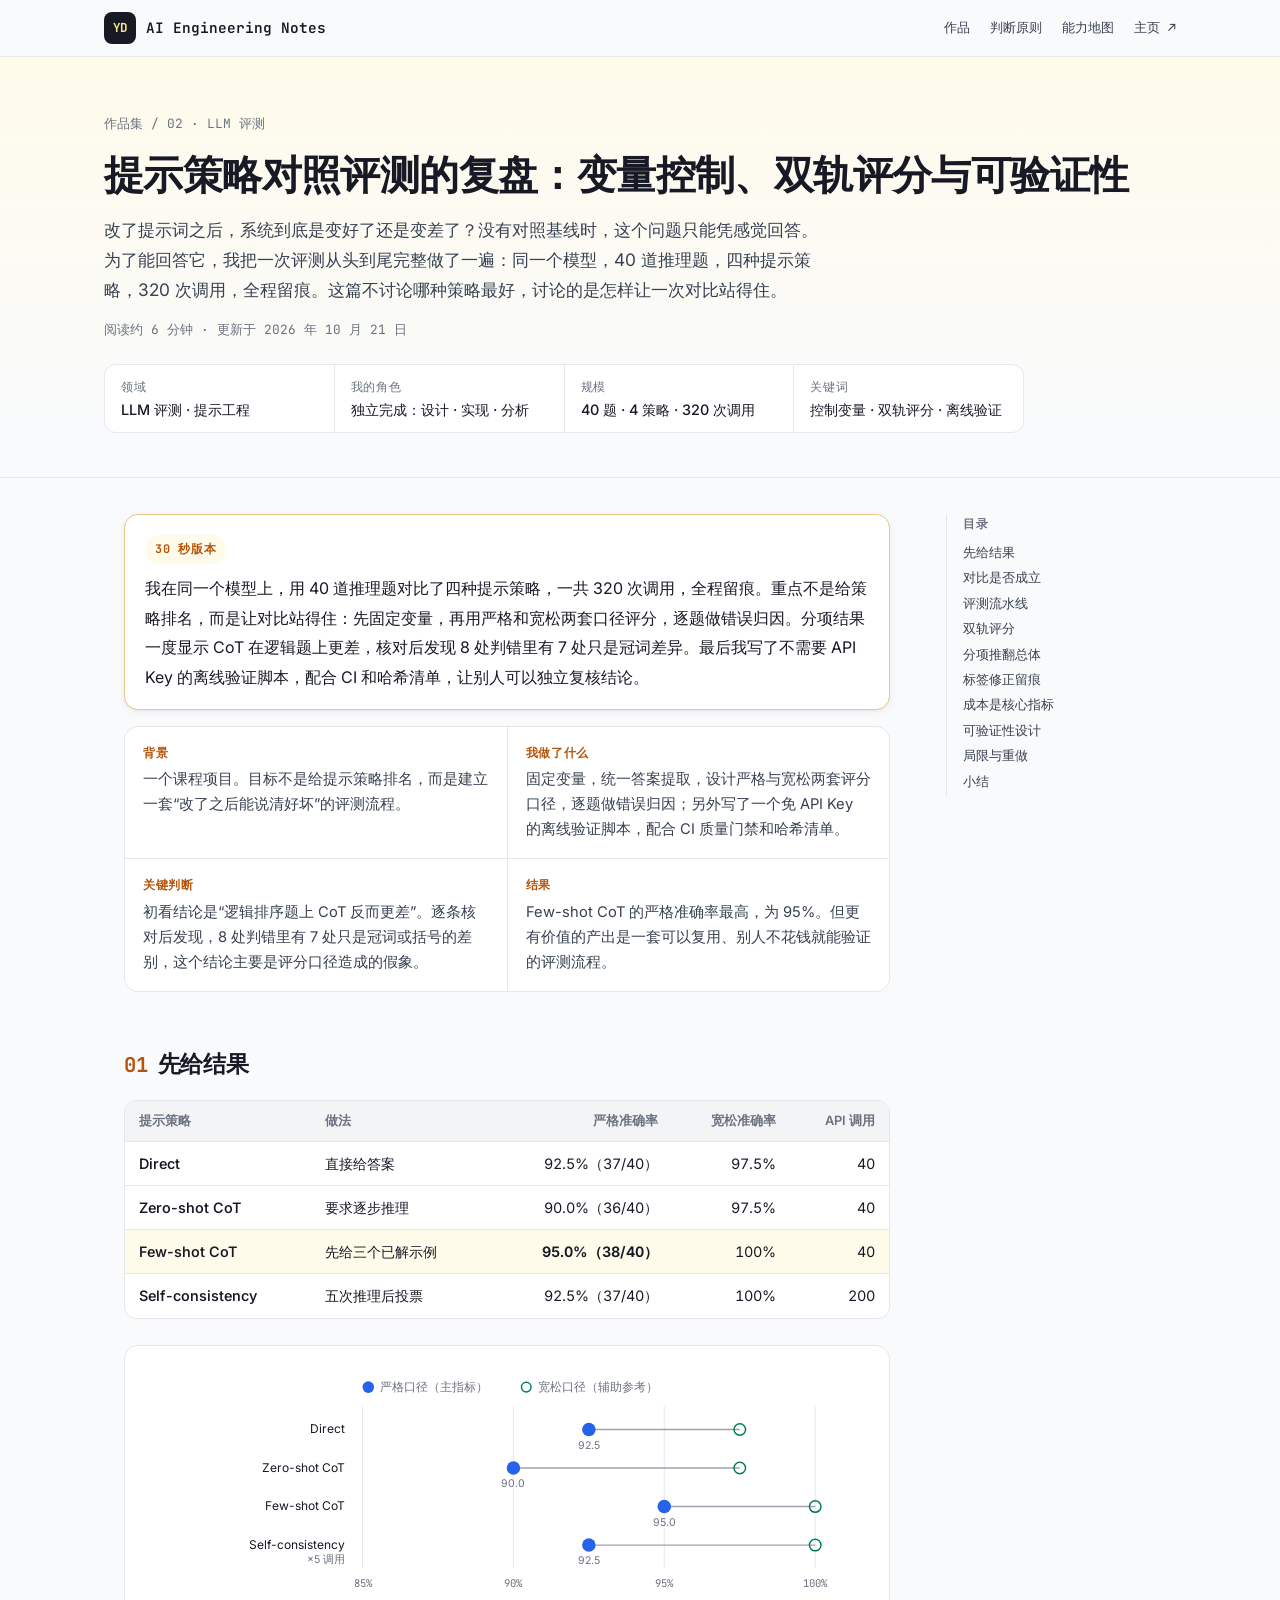
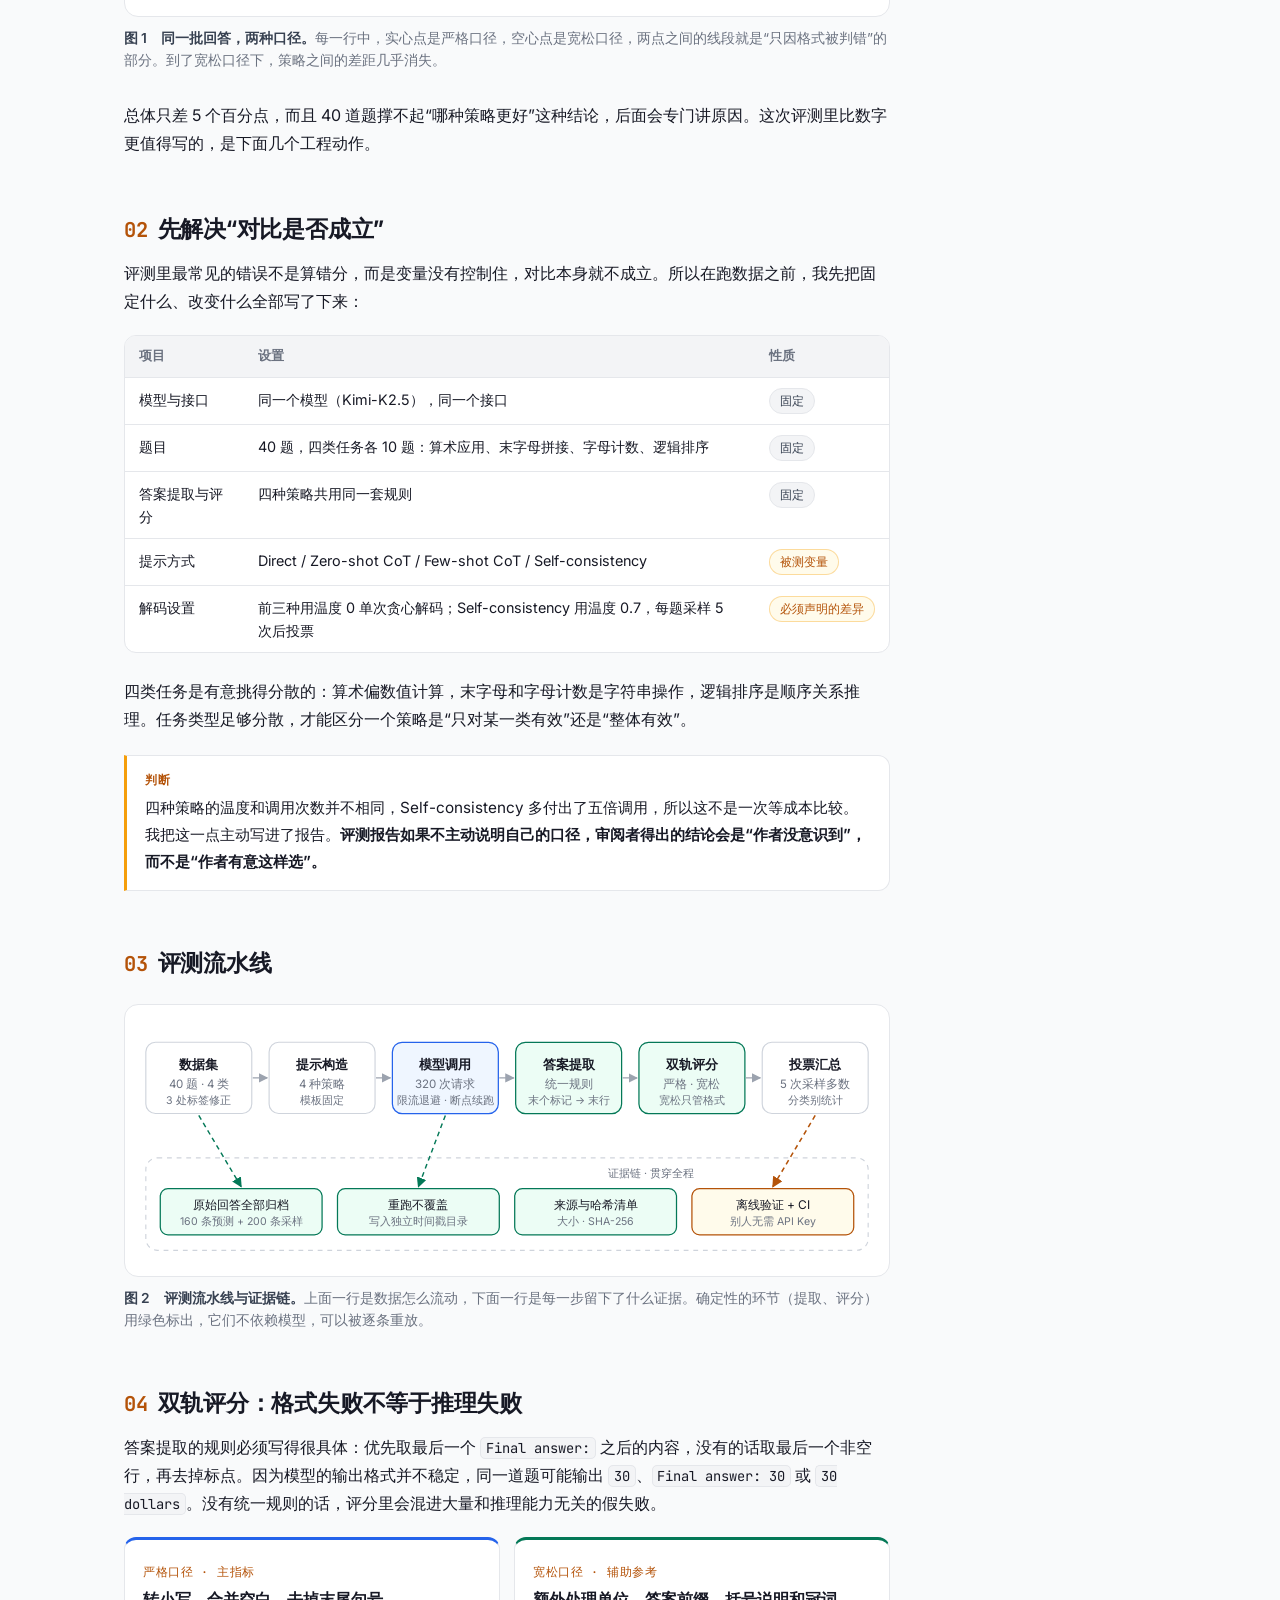
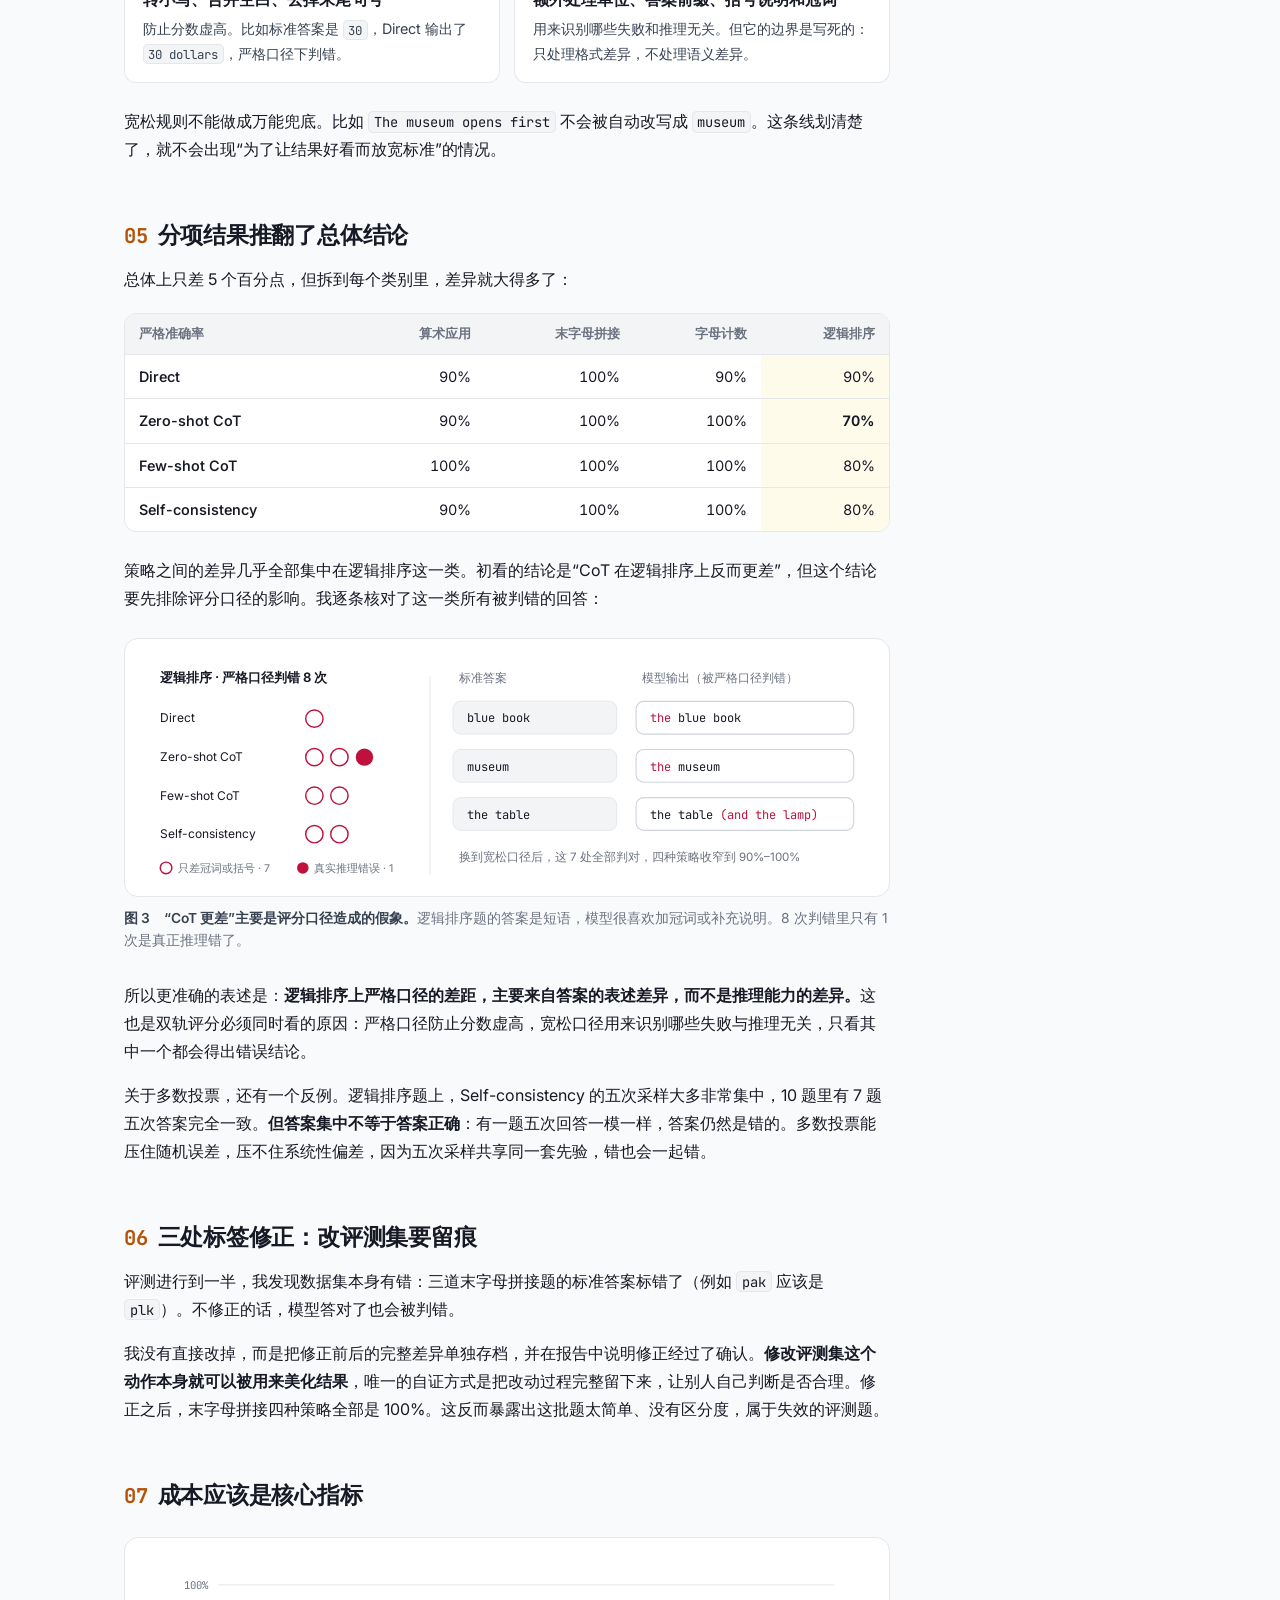
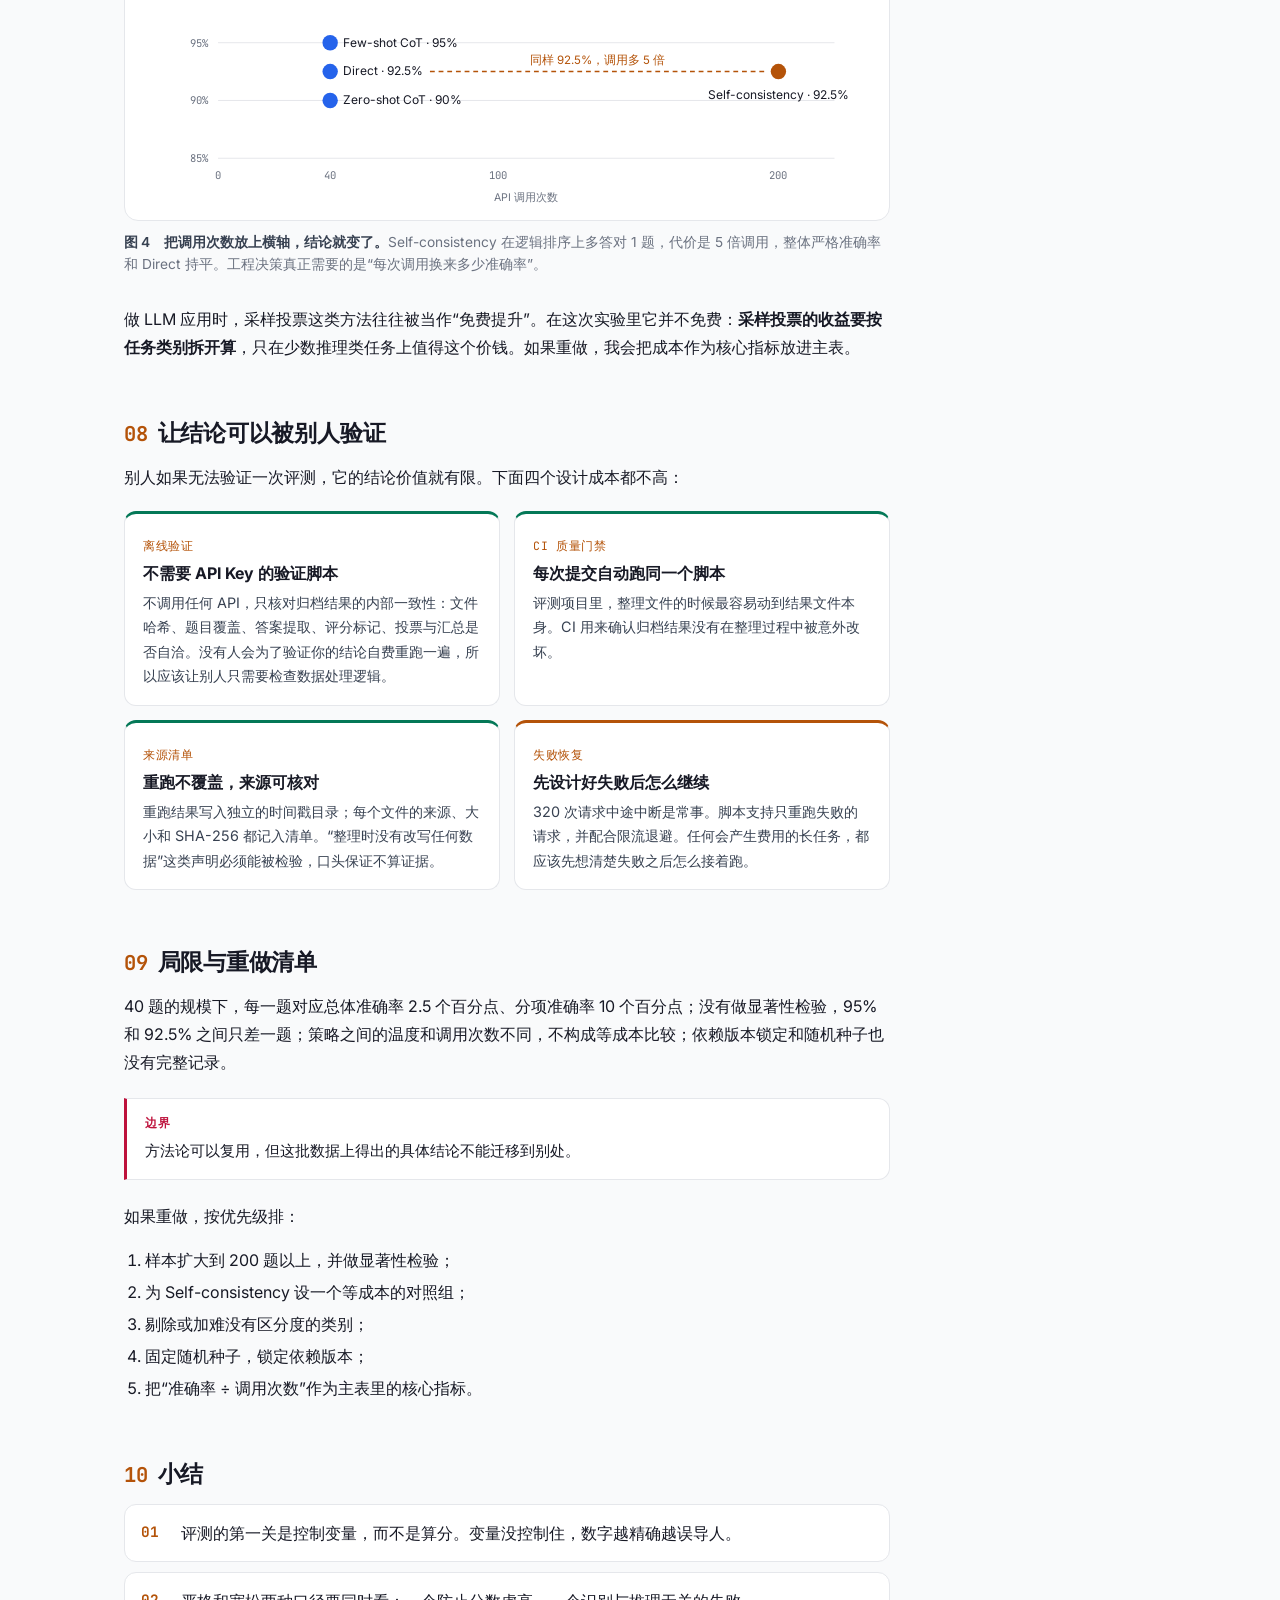
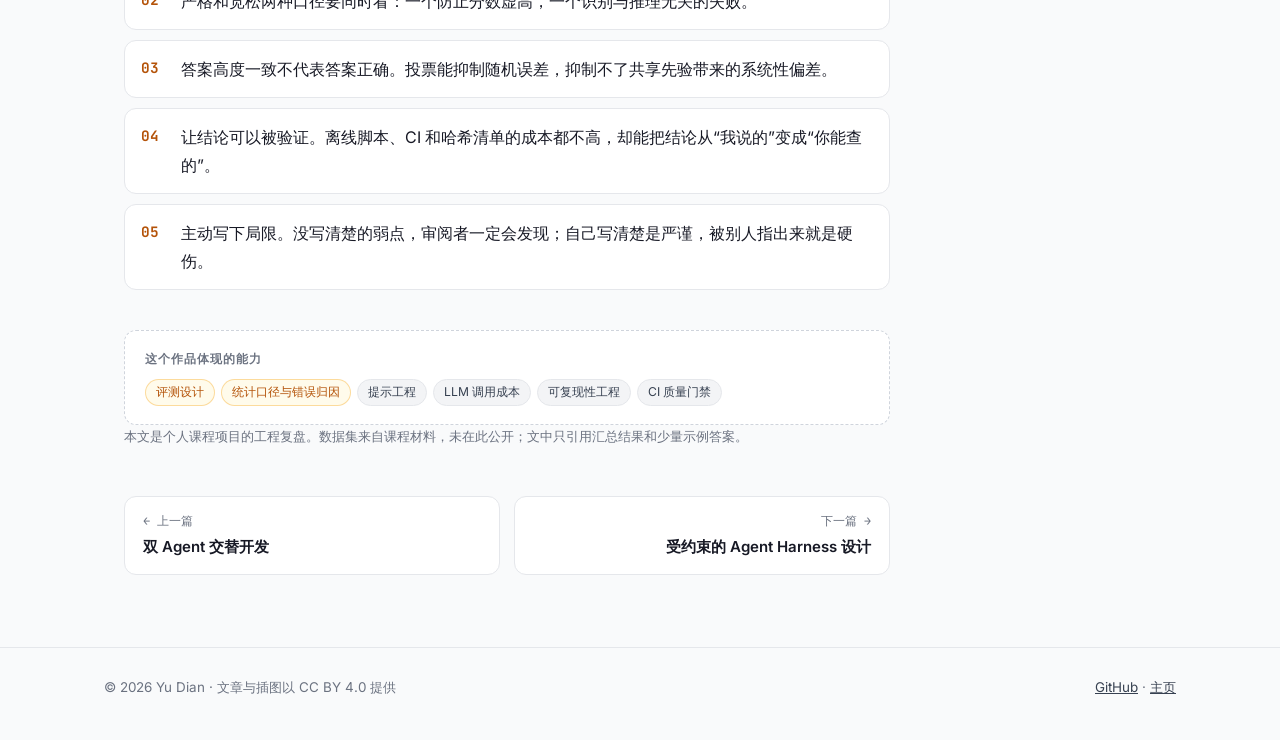
<file: posts/02-prompt-evaluation.html>
<!doctype html>
<html lang="zh-CN">
<head>
<meta charset="utf-8">
<meta name="viewport" content="width=device-width, initial-scale=1">
<title>提示策略对照评测 · AI Engineering Notes</title>
<meta name="description" content="同一模型、40 道推理题、四种提示策略、320 次调用：变量控制、严格/宽松双轨评分、错误归因与免 API Key 的离线验证。">
<meta property="og:type" content="article">
<meta property="og:title" content="提示策略对照评测 · AI Engineering Notes">
<meta property="og:description" content="同一模型、40 道推理题、四种提示策略、320 次调用：变量控制、严格/宽松双轨评分、错误归因与免 API Key 的离线验证。">
<meta property="og:url" content="https://evelyn77yu.github.io/ai-engineering-blog/posts/02-prompt-evaluation.html">
<meta property="og:image" content="https://evelyn77yu.github.io/ai-engineering-blog/assets/preview.png">
<meta name="twitter:card" content="summary_large_image">
<link rel="icon" href="data:image/svg+xml,%3Csvg xmlns='http://www.w3.org/2000/svg' viewBox='0 0 64 64'%3E%3Crect width='64' height='64' rx='14' fill='%23171925'/%3E%3Ctext x='32' y='41' font-family='monospace' font-size='26' font-weight='700' fill='%23fde68a' text-anchor='middle'%3EYD%3C/text%3E%3C/svg%3E">
<link rel="preconnect" href="https://fonts.googleapis.com">
<link rel="preconnect" href="https://fonts.gstatic.com" crossorigin>
<link href="https://fonts.googleapis.com/css2?family=Inter:wght@400;500;600;700;800&family=JetBrains+Mono:wght@400;500;600;700&display=swap" rel="stylesheet">
<link rel="stylesheet" href="../assets/site.css">
</head>
<body>
<svg class="svg-defs" aria-hidden="true"><defs>
  <marker id="ar" viewBox="0 0 10 10" refX="9" refY="5" markerWidth="7" markerHeight="7" orient="auto-start-reverse"><path d="M0 0L10 5L0 10z" class="mk"/></marker>
  <marker id="ar-tool" viewBox="0 0 10 10" refX="9" refY="5" markerWidth="7" markerHeight="7" orient="auto-start-reverse"><path d="M0 0L10 5L0 10z" class="mk-tool"/></marker>
  <marker id="ar-human" viewBox="0 0 10 10" refX="9" refY="5" markerWidth="7" markerHeight="7" orient="auto-start-reverse"><path d="M0 0L10 5L0 10z" class="mk-human"/></marker>
</defs></svg>

<header class="nav">
  <div class="nav-inner">
    <a class="brand" href="../index.html"><span class="brand-mark">YD</span><span class="brand-text">AI Engineering Notes</span></a>
    <nav class="nav-links">
      <a href="../index.html#works">作品</a>
      <a href="../index.html#principles">判断原则</a>
      <a href="../index.html#map">能力地图</a>
      <a href="https://evelyn77yu.github.io">主页 ↗</a>
    </nav>
  </div>
</header>

<section class="post-hero">
  <div class="wrap">
    <div class="crumbs"><a href="../index.html">作品集</a> / 02 · LLM 评测</div>
    <h1>提示策略对照评测的复盘：变量控制、双轨评分与可验证性</h1>
    <p class="lede">改了提示词之后，系统到底是变好了还是变差了？没有对照基线时，这个问题只能凭感觉回答。为了能回答它，我把一次评测从头到尾完整做了一遍：同一个模型，40 道推理题，四种提示策略，320 次调用，全程留痕。这篇不讨论哪种策略最好，讨论的是怎样让一次对比站得住。</p>
    <p class="postinfo">阅读约 6 分钟 · 更新于 2026 年 10 月 21 日</p>
    <dl class="meta">
      <div><dt>领域</dt><dd>LLM 评测 · 提示工程</dd></div>
      <div><dt>我的角色</dt><dd>独立完成：设计 · 实现 · 分析</dd></div>
      <div><dt>规模</dt><dd>40 题 · 4 策略 · 320 次调用</dd></div>
      <div><dt>关键词</dt><dd>控制变量 · 双轨评分 · 离线验证</dd></div>
    </dl>
  </div>
</section>

<div class="layout">
<article class="prose">

  <section class="pitch"><span class="label">30 秒版本</span><p>我在同一个模型上，用 40 道推理题对比了四种提示策略，一共 320 次调用，全程留痕。重点不是给策略排名，而是让对比站得住：先固定变量，再用严格和宽松两套口径评分，逐题做错误归因。分项结果一度显示 CoT 在逻辑题上更差，核对后发现 8 处判错里有 7 处只是冠词差异。最后我写了不需要 API Key 的离线验证脚本，配合 CI 和哈希清单，让别人可以独立复核结论。</p></section>

  <div class="tldr">
    <div><h4>背景</h4><p>一个课程项目。目标不是给提示策略排名，而是建立一套“改了之后能说清好坏”的评测流程。</p></div>
    <div><h4>我做了什么</h4><p>固定变量，统一答案提取，设计严格与宽松两套评分口径，逐题做错误归因；另外写了一个免 API Key 的离线验证脚本，配合 CI 质量门禁和哈希清单。</p></div>
    <div><h4>关键判断</h4><p>初看结论是“逻辑排序题上 CoT 反而更差”。逐条核对后发现，8 处判错里有 7 处只是冠词或括号的差别，这个结论主要是评分口径造成的假象。</p></div>
    <div><h4>结果</h4><p>Few-shot CoT 的严格准确率最高，为 95%。但更有价值的产出是一套可以复用、别人不花钱就能验证的评测流程。</p></div>
  </div>

  <h2 id="result"><span class="no">01</span>先给结果</h2>
  <div class="tbl-wrap">
    <table class="tbl">
      <thead><tr><th>提示策略</th><th>做法</th><th class="num">严格准确率</th><th class="num">宽松准确率</th><th class="num">API 调用</th></tr></thead>
      <tbody>
        <tr><td>Direct</td><td>直接给答案</td><td class="num">92.5%（37/40）</td><td class="num">97.5%</td><td class="num">40</td></tr>
        <tr><td>Zero-shot CoT</td><td>要求逐步推理</td><td class="num">90.0%（36/40）</td><td class="num">97.5%</td><td class="num">40</td></tr>
        <tr class="hl"><td>Few-shot CoT</td><td>先给三个已解示例</td><td class="num"><strong>95.0%（38/40）</strong></td><td class="num">100%</td><td class="num">40</td></tr>
        <tr><td>Self-consistency</td><td>五次推理后投票</td><td class="num">92.5%（37/40）</td><td class="num">100%</td><td class="num">200</td></tr>
      </tbody>
    </table>
  </div>

  <figure class="fig">
    <div class="canvas">
      <svg viewBox="0 0 760 250" role="img" aria-label="四种策略在严格与宽松口径下的准确率：宽松口径普遍高出 5 到 7.5 个百分点，策略之间的差距在宽松口径下几乎消失">
        <circle cx="236" cy="24" r="6" class="fill-llm"/><text x="248" y="28" class="tm">严格口径（主指标）</text>
        <circle cx="400" cy="24" r="5" fill="none" class="ln-tool" stroke-width="2.5"/><text x="412" y="28" class="tm">宽松口径（辅助参考）</text>
        <g class="grid">
          <line x1="230" y1="44" x2="230" y2="212"/><line x1="386.7" y1="44" x2="386.7" y2="212"/><line x1="543.3" y1="44" x2="543.3" y2="212"/><line x1="700" y1="44" x2="700" y2="212"/>
        </g>
        <g class="t" text-anchor="end" style="font-size:12.5px">
          <text x="212" y="72">Direct</text><text x="212" y="112">Zero-shot CoT</text><text x="212" y="152">Few-shot CoT</text><text x="212" y="192">Self-consistency</text>
        </g>
        <line x1="465" y1="68" x2="621.7" y2="68" class="ln" stroke-width="3"/>
        <circle cx="465" cy="68" r="7" class="fill-llm"/><circle cx="621.7" cy="68" r="6" fill="var(--surface)" class="ln-tool" stroke-width="2.5"/>
        <line x1="386.7" y1="108" x2="621.7" y2="108" class="ln" stroke-width="3"/>
        <circle cx="386.7" cy="108" r="7" class="fill-llm"/><circle cx="621.7" cy="108" r="6" fill="var(--surface)" class="ln-tool" stroke-width="2.5"/>
        <line x1="543.3" y1="148" x2="700" y2="148" class="ln" stroke-width="3"/>
        <circle cx="543.3" cy="148" r="7" class="fill-llm"/><circle cx="700" cy="148" r="6" fill="var(--surface)" class="ln-tool" stroke-width="2.5"/>
        <line x1="465" y1="188" x2="700" y2="188" class="ln" stroke-width="3"/>
        <circle cx="465" cy="188" r="7" class="fill-llm"/><circle cx="700" cy="188" r="6" fill="var(--surface)" class="ln-tool" stroke-width="2.5"/>
        <g class="ts" text-anchor="middle">
          <text x="465" y="88">92.5</text><text x="386.7" y="128">90.0</text><text x="543.3" y="168">95.0</text><text x="465" y="208">92.5</text>
        </g>
        <text x="212" y="207" class="ts" text-anchor="end">×5 调用</text>
        <g class="ts tmono" text-anchor="middle"><text x="230" y="232">85%</text><text x="386.7" y="232">90%</text><text x="543.3" y="232">95%</text><text x="700" y="232">100%</text></g>
      </svg>
    </div>
    <figcaption><b>图 1　同一批回答，两种口径。</b>每一行中，实心点是严格口径，空心点是宽松口径，两点之间的线段就是“只因格式被判错”的部分。到了宽松口径下，策略之间的差距几乎消失。</figcaption>
  </figure>
  <p>总体只差 5 个百分点，而且 40 道题撑不起“哪种策略更好”这种结论，后面会专门讲原因。这次评测里比数字更值得写的，是下面几个工程动作。</p>

  <h2 id="control"><span class="no">02</span>先解决“对比是否成立”</h2>
  <p>评测里最常见的错误不是算错分，而是变量没有控制住，对比本身就不成立。所以在跑数据之前，我先把固定什么、改变什么全部写了下来：</p>
  <div class="tbl-wrap">
    <table class="tbl">
      <thead><tr><th>项目</th><th>设置</th><th>性质</th></tr></thead>
      <tbody>
        <tr><td>模型与接口</td><td>同一个模型（Kimi-K2.5），同一个接口</td><td><span class="pill">固定</span></td></tr>
        <tr><td>题目</td><td>40 题，四类任务各 10 题：算术应用、末字母拼接、字母计数、逻辑排序</td><td><span class="pill">固定</span></td></tr>
        <tr><td>答案提取与评分</td><td>四种策略共用同一套规则</td><td><span class="pill">固定</span></td></tr>
        <tr><td>提示方式</td><td>Direct / Zero-shot CoT / Few-shot CoT / Self-consistency</td><td><span class="pill acc">被测变量</span></td></tr>
        <tr><td>解码设置</td><td>前三种用温度 0 单次贪心解码；Self-consistency 用温度 0.7，每题采样 5 次后投票</td><td><span class="pill acc">必须声明的差异</span></td></tr>
      </tbody>
    </table>
  </div>
  <p>四类任务是有意挑得分散的：算术偏数值计算，末字母和字母计数是字符串操作，逻辑排序是顺序关系推理。任务类型足够分散，才能区分一个策略是“只对某一类有效”还是“整体有效”。</p>
  <div class="callout"><span class="label">判断</span><p>四种策略的温度和调用次数并不相同，Self-consistency 多付出了五倍调用，所以这不是一次等成本比较。我把这一点主动写进了报告。<strong>评测报告如果不主动说明自己的口径，审阅者得出的结论会是“作者没意识到”，而不是“作者有意这样选”。</strong></p></div>

  <h2 id="pipeline"><span class="no">03</span>评测流水线</h2>
  <figure class="fig">
    <div class="canvas">
      <svg viewBox="0 0 760 250" role="img" aria-label="评测流水线：数据集、提示构造、模型调用、答案提取、双轨评分、投票汇总六个阶段，下方是贯穿全程的证据链">
        <rect x="5" y="20" width="110" height="74" rx="10" class="bx"/>
        <text x="60" y="48" class="tb" text-anchor="middle">数据集</text><text x="60" y="68" class="tm" text-anchor="middle">40 题 · 4 类</text><text x="60" y="84" class="ts" text-anchor="middle">3 处标签修正</text>
        <rect x="133" y="20" width="110" height="74" rx="10" class="bx"/>
        <text x="188" y="48" class="tb" text-anchor="middle">提示构造</text><text x="188" y="68" class="tm" text-anchor="middle">4 种策略</text><text x="188" y="84" class="ts" text-anchor="middle">模板固定</text>
        <rect x="261" y="20" width="110" height="74" rx="10" class="llm"/>
        <text x="316" y="48" class="tb" text-anchor="middle">模型调用</text><text x="316" y="68" class="tm" text-anchor="middle">320 次请求</text><text x="316" y="84" class="ts" text-anchor="middle">限流退避 · 断点续跑</text>
        <rect x="389" y="20" width="110" height="74" rx="10" class="tool"/>
        <text x="444" y="48" class="tb" text-anchor="middle">答案提取</text><text x="444" y="68" class="tm" text-anchor="middle">统一规则</text><text x="444" y="84" class="ts" text-anchor="middle">末个标记 → 末行</text>
        <rect x="517" y="20" width="110" height="74" rx="10" class="tool"/>
        <text x="572" y="48" class="tb" text-anchor="middle">双轨评分</text><text x="572" y="68" class="tm" text-anchor="middle">严格 · 宽松</text><text x="572" y="84" class="ts" text-anchor="middle">宽松只管格式</text>
        <rect x="645" y="20" width="110" height="74" rx="10" class="bx"/>
        <text x="700" y="48" class="tb" text-anchor="middle">投票汇总</text><text x="700" y="68" class="tm" text-anchor="middle">5 次采样多数</text><text x="700" y="84" class="ts" text-anchor="middle">分类别统计</text>
        <path d="M116 57 L131 57" class="ln" marker-end="url(#ar)"/><path d="M244 57 L259 57" class="ln" marker-end="url(#ar)"/><path d="M372 57 L387 57" class="ln" marker-end="url(#ar)"/><path d="M500 57 L515 57" class="ln" marker-end="url(#ar)"/><path d="M628 57 L643 57" class="ln" marker-end="url(#ar)"/>

        <rect x="5" y="140" width="750" height="96" rx="12" class="zone"/>
        <text x="530" y="160" class="ts" text-anchor="middle">证据链 · 贯穿全程</text>
        <rect x="20" y="172" width="168" height="48" rx="8" class="tool"/>
        <text x="104" y="193" class="t" style="font-size:12.5px" text-anchor="middle">原始回答全部归档</text><text x="104" y="210" class="ts" text-anchor="middle">160 条预测 + 200 条采样</text>
        <rect x="204" y="172" width="168" height="48" rx="8" class="tool"/>
        <text x="288" y="193" class="t" style="font-size:12.5px" text-anchor="middle">重跑不覆盖</text><text x="288" y="210" class="ts" text-anchor="middle">写入独立时间戳目录</text>
        <rect x="388" y="172" width="168" height="48" rx="8" class="tool"/>
        <text x="472" y="193" class="t" style="font-size:12.5px" text-anchor="middle">来源与哈希清单</text><text x="472" y="210" class="ts" text-anchor="middle">大小 · SHA-256</text>
        <rect x="572" y="172" width="168" height="48" rx="8" class="human"/>
        <text x="656" y="193" class="t" style="font-size:12.5px" text-anchor="middle">离线验证 + CI</text><text x="656" y="210" class="ts" text-anchor="middle">别人无需 API Key</text>
        <path d="M316 96 L288 170" class="ln-tool dash" marker-end="url(#ar-tool)"/>
        <path d="M60 96 L104 170" class="ln-tool dash" marker-end="url(#ar-tool)"/>
        <path d="M700 96 L656 170" class="ln-human dash" marker-end="url(#ar-human)"/>
      </svg>
    </div>
    <figcaption><b>图 2　评测流水线与证据链。</b>上面一行是数据怎么流动，下面一行是每一步留下了什么证据。确定性的环节（提取、评分）用绿色标出，它们不依赖模型，可以被逐条重放。</figcaption>
  </figure>

  <h2 id="scoring"><span class="no">04</span>双轨评分：格式失败不等于推理失败</h2>
  <p>答案提取的规则必须写得很具体：优先取最后一个 <code>Final answer:</code> 之后的内容，没有的话取最后一个非空行，再去掉标点。因为模型的输出格式并不稳定，同一道题可能输出 <code>30</code>、<code>Final answer: 30</code> 或 <code>30 dollars</code>。没有统一规则的话，评分里会混进大量和推理能力无关的假失败。</p>
  <div class="cards">
    <div class="card llm"><span class="tag">严格口径 · 主指标</span><h4>转小写、合并空白、去掉末尾句号</h4><p>防止分数虚高。比如标准答案是 <code>30</code>，Direct 输出了 <code>30 dollars</code>，严格口径下判错。</p></div>
    <div class="card tool"><span class="tag">宽松口径 · 辅助参考</span><h4>额外处理单位、答案前缀、括号说明和冠词</h4><p>用来识别哪些失败和推理无关。但它的边界是写死的：只处理格式差异，不处理语义差异。</p></div>
  </div>
  <p>宽松规则不能做成万能兜底。比如 <code>The museum opens first</code> 不会被自动改写成 <code>museum</code>。这条线划清楚了，就不会出现“为了让结果好看而放宽标准”的情况。</p>

  <h2 id="breakdown"><span class="no">05</span>分项结果推翻了总体结论</h2>
  <p>总体上只差 5 个百分点，但拆到每个类别里，差异就大得多了：</p>
  <div class="tbl-wrap">
    <table class="tbl">
      <thead><tr><th>严格准确率</th><th class="num">算术应用</th><th class="num">末字母拼接</th><th class="num">字母计数</th><th class="num">逻辑排序</th></tr></thead>
      <tbody>
        <tr><td>Direct</td><td class="num">90%</td><td class="num">100%</td><td class="num">90%</td><td class="num hl">90%</td></tr>
        <tr><td>Zero-shot CoT</td><td class="num">90%</td><td class="num">100%</td><td class="num">100%</td><td class="num hl"><strong>70%</strong></td></tr>
        <tr><td>Few-shot CoT</td><td class="num">100%</td><td class="num">100%</td><td class="num">100%</td><td class="num hl">80%</td></tr>
        <tr><td>Self-consistency</td><td class="num">90%</td><td class="num">100%</td><td class="num">100%</td><td class="num hl">80%</td></tr>
      </tbody>
    </table>
  </div>
  <p>策略之间的差异几乎全部集中在逻辑排序这一类。初看的结论是“CoT 在逻辑排序上反而更差”，但这个结论要先排除评分口径的影响。我逐条核对了这一类所有被判错的回答：</p>

  <figure class="fig">
    <div class="canvas">
      <svg viewBox="0 0 760 236" role="img" aria-label="逻辑排序类在严格口径下判错 8 次，其中 7 次只是冠词或括号差异，只有 1 次是真实推理错误">
        <text x="20" y="26" class="tb">逻辑排序 · 严格口径判错 8 次</text>
        <g class="t" style="font-size:12.5px">
          <text x="20" y="68">Direct</text><text x="20" y="108">Zero-shot CoT</text><text x="20" y="148">Few-shot CoT</text><text x="20" y="188">Self-consistency</text>
        </g>
        <circle cx="180" cy="64" r="9" fill="none" class="ln-risk" stroke-width="2"/>
        <circle cx="180" cy="104" r="9" fill="none" class="ln-risk" stroke-width="2"/><circle cx="206" cy="104" r="9" fill="none" class="ln-risk" stroke-width="2"/><circle cx="232" cy="104" r="9" class="fill-risk"/>
        <circle cx="180" cy="144" r="9" fill="none" class="ln-risk" stroke-width="2"/><circle cx="206" cy="144" r="9" fill="none" class="ln-risk" stroke-width="2"/>
        <circle cx="180" cy="184" r="9" fill="none" class="ln-risk" stroke-width="2"/><circle cx="206" cy="184" r="9" fill="none" class="ln-risk" stroke-width="2"/>
        <circle cx="26" cy="219" r="6" fill="none" class="ln-risk" stroke-width="2"/><text x="38" y="223" class="ts">只差冠词或括号 · 7</text>
        <circle cx="168" cy="219" r="6" class="fill-risk"/><text x="180" y="223" class="ts">真实推理错误 · 1</text>

        <line x1="300" y1="20" x2="300" y2="226" class="grid"/>
        <text x="330" y="26" class="tm">标准答案</text><text x="520" y="26" class="tm">模型输出（被严格口径判错）</text>
        <rect x="324" y="46" width="170" height="34" rx="8" class="bx2"/><text x="338" y="68" class="t tmono" style="font-size:12.5px">blue book</text>
        <rect x="514" y="46" width="226" height="34" rx="8" class="bx"/><text x="528" y="68" class="t tmono" style="font-size:12.5px"><tspan class="c-risk">the </tspan>blue book</text>
        <rect x="324" y="96" width="170" height="34" rx="8" class="bx2"/><text x="338" y="118" class="t tmono" style="font-size:12.5px">museum</text>
        <rect x="514" y="96" width="226" height="34" rx="8" class="bx"/><text x="528" y="118" class="t tmono" style="font-size:12.5px"><tspan class="c-risk">the </tspan>museum</text>
        <rect x="324" y="146" width="170" height="34" rx="8" class="bx2"/><text x="338" y="168" class="t tmono" style="font-size:12.5px">the table</text>
        <rect x="514" y="146" width="226" height="34" rx="8" class="bx"/><text x="528" y="168" class="t tmono" style="font-size:12.5px">the table<tspan class="c-risk"> (and the lamp)</tspan></text>
        <text x="330" y="212" class="tm">换到宽松口径后，这 7 处全部判对，四种策略收窄到 90%–100%</text>
      </svg>
    </div>
    <figcaption><b>图 3　“CoT 更差”主要是评分口径造成的假象。</b>逻辑排序题的答案是短语，模型很喜欢加冠词或补充说明。8 次判错里只有 1 次是真正推理错了。</figcaption>
  </figure>
  <p>所以更准确的表述是：<strong>逻辑排序上严格口径的差距，主要来自答案的表述差异，而不是推理能力的差异。</strong>这也是双轨评分必须同时看的原因：严格口径防止分数虚高，宽松口径用来识别哪些失败与推理无关，只看其中一个都会得出错误结论。</p>
  <p>关于多数投票，还有一个反例。逻辑排序题上，Self-consistency 的五次采样大多非常集中，10 题里有 7 题五次答案完全一致。<strong>但答案集中不等于答案正确</strong>：有一题五次回答一模一样，答案仍然是错的。多数投票能压住随机误差，压不住系统性偏差，因为五次采样共享同一套先验，错也会一起错。</p>

  <h2 id="labels"><span class="no">06</span>三处标签修正：改评测集要留痕</h2>
  <p>评测进行到一半，我发现数据集本身有错：三道末字母拼接题的标准答案标错了（例如 <code>pak</code> 应该是 <code>plk</code>）。不修正的话，模型答对了也会被判错。</p>
  <p>我没有直接改掉，而是把修正前后的完整差异单独存档，并在报告中说明修正经过了确认。<strong>修改评测集这个动作本身就可以被用来美化结果</strong>，唯一的自证方式是把改动过程完整留下来，让别人自己判断是否合理。修正之后，末字母拼接四种策略全部是 100%。这反而暴露出这批题太简单、没有区分度，属于失效的评测题。</p>

  <h2 id="cost"><span class="no">07</span>成本应该是核心指标</h2>
  <figure class="fig">
    <div class="canvas">
      <svg viewBox="0 0 760 262" role="img" aria-label="调用次数与严格准确率：Self-consistency 用 200 次调用得到 92.5%，与只用 40 次调用的 Direct 持平">
        <g class="grid">
          <line x1="80" y1="30" x2="720" y2="30"/><line x1="80" y1="90" x2="720" y2="90"/><line x1="80" y1="150" x2="720" y2="150"/><line x1="80" y1="210" x2="720" y2="210"/>
        </g>
        <g class="ts tmono" text-anchor="end"><text x="70" y="34">100%</text><text x="70" y="94">95%</text><text x="70" y="154">90%</text><text x="70" y="214">85%</text></g>
        <g class="ts tmono" text-anchor="middle"><text x="80" y="232">0</text><text x="196.4" y="232">40</text><text x="371" y="232">100</text><text x="661.8" y="232">200</text></g>
        <text x="400" y="254" class="ts" text-anchor="middle">API 调用次数</text>
        <line x1="300" y1="120" x2="648" y2="120" class="ln-human dash"/>
        <text x="474" y="112" class="tm c-human" text-anchor="middle">同样 92.5%，调用多 5 倍</text>
        <circle cx="196.4" cy="90" r="8" class="fill-llm"/><text x="210" y="94" class="t" style="font-size:12.5px">Few-shot CoT · 95%</text>
        <circle cx="196.4" cy="120" r="8" class="fill-llm"/><text x="210" y="124" class="t" style="font-size:12.5px">Direct · 92.5%</text>
        <circle cx="196.4" cy="150" r="8" class="fill-llm"/><text x="210" y="154" class="t" style="font-size:12.5px">Zero-shot CoT · 90%</text>
        <circle cx="661.8" cy="120" r="8" class="fill-human"/><text x="661.8" y="148" class="t" style="font-size:12.5px" text-anchor="middle">Self-consistency · 92.5%</text>
      </svg>
    </div>
    <figcaption><b>图 4　把调用次数放上横轴，结论就变了。</b>Self-consistency 在逻辑排序上多答对 1 题，代价是 5 倍调用，整体严格准确率和 Direct 持平。工程决策真正需要的是“每次调用换来多少准确率”。</figcaption>
  </figure>
  <p>做 LLM 应用时，采样投票这类方法往往被当作“免费提升”。在这次实验里它并不免费：<strong>采样投票的收益要按任务类别拆开算</strong>，只在少数推理类任务上值得这个价钱。如果重做，我会把成本作为核心指标放进主表。</p>

  <h2 id="verify"><span class="no">08</span>让结论可以被别人验证</h2>
  <p>别人如果无法验证一次评测，它的结论价值就有限。下面四个设计成本都不高：</p>
  <div class="cards">
    <div class="card tool"><span class="tag">离线验证</span><h4>不需要 API Key 的验证脚本</h4><p>不调用任何 API，只核对归档结果的内部一致性：文件哈希、题目覆盖、答案提取、评分标记、投票与汇总是否自洽。没有人会为了验证你的结论自费重跑一遍，所以应该让别人只需要检查数据处理逻辑。</p></div>
    <div class="card tool"><span class="tag">CI 质量门禁</span><h4>每次提交自动跑同一个脚本</h4><p>评测项目里，整理文件的时候最容易动到结果文件本身。CI 用来确认归档结果没有在整理过程中被意外改坏。</p></div>
    <div class="card tool"><span class="tag">来源清单</span><h4>重跑不覆盖，来源可核对</h4><p>重跑结果写入独立的时间戳目录；每个文件的来源、大小和 SHA-256 都记入清单。“整理时没有改写任何数据”这类声明必须能被检验，口头保证不算证据。</p></div>
    <div class="card human"><span class="tag">失败恢复</span><h4>先设计好失败后怎么继续</h4><p>320 次请求中途中断是常事。脚本支持只重跑失败的请求，并配合限流退避。任何会产生费用的长任务，都应该先想清楚失败之后怎么接着跑。</p></div>
  </div>

  <h2 id="limits"><span class="no">09</span>局限与重做清单</h2>
  <p>40 题的规模下，每一题对应总体准确率 2.5 个百分点、分项准确率 10 个百分点；没有做显著性检验，95% 和 92.5% 之间只差一题；策略之间的温度和调用次数不同，不构成等成本比较；依赖版本锁定和随机种子也没有完整记录。</p>
  <div class="callout risk"><span class="label">边界</span><p>方法论可以复用，但这批数据上得出的具体结论不能迁移到别处。</p></div>
  <p>如果重做，按优先级排：</p>
  <ol>
    <li>样本扩大到 200 题以上，并做显著性检验；</li>
    <li>为 Self-consistency 设一个等成本的对照组；</li>
    <li>剔除或加难没有区分度的类别；</li>
    <li>固定随机种子，锁定依赖版本；</li>
    <li>把“准确率 ÷ 调用次数”作为主表里的核心指标。</li>
  </ol>

  <h2 id="summary"><span class="no">10</span>小结</h2>
  <ol class="takeaways">
    <li>评测的第一关是控制变量，而不是算分。变量没控制住，数字越精确越误导人。</li>
    <li>严格和宽松两种口径要同时看：一个防止分数虚高，一个识别与推理无关的失败。</li>
    <li>答案高度一致不代表答案正确。投票能抑制随机误差，抑制不了共享先验带来的系统性偏差。</li>
    <li>让结论可以被验证。离线脚本、CI 和哈希清单的成本都不高，却能把结论从“我说的”变成“你能查的”。</li>
    <li>主动写下局限。没写清楚的弱点，审阅者一定会发现；自己写清楚是严谨，被别人指出来就是硬伤。</li>
  </ol>

  <div class="skillbar"><b>这个作品体现的能力</b>
    <div class="pills"><span class="pill acc">评测设计</span><span class="pill acc">统计口径与错误归因</span><span class="pill">提示工程</span><span class="pill">LLM 调用成本</span><span class="pill">可复现性工程</span><span class="pill">CI 质量门禁</span></div>
  </div>

  <p class="note">本文是个人课程项目的工程复盘。数据集来自课程材料，未在此公开；文中只引用汇总结果和少量示例答案。</p>

  <nav class="postnav">
    <a href="01-dual-agent-workflow.html"><small>← 上一篇</small><span>双 Agent 交替开发</span></a>
    <a class="next" href="03-verification-agent-framework.html"><small>下一篇 →</small><span>受约束的 Agent Harness 设计</span></a>
  </nav>
</article>

<aside class="toc">
  <b>目录</b>
  <ol>
    <li><a href="#result">先给结果</a></li>
    <li><a href="#control">对比是否成立</a></li>
    <li><a href="#pipeline">评测流水线</a></li>
    <li><a href="#scoring">双轨评分</a></li>
    <li><a href="#breakdown">分项推翻总体</a></li>
    <li><a href="#labels">标签修正留痕</a></li>
    <li><a href="#cost">成本是核心指标</a></li>
    <li><a href="#verify">可验证性设计</a></li>
    <li><a href="#limits">局限与重做</a></li>
    <li><a href="#summary">小结</a></li>
  </ol>
</aside>
</div>

<footer class="footer">
  <div class="wrap">
    <span>© 2026 Yu Dian · 文章与插图以 CC BY 4.0 提供</span>
    <span><a href="https://github.com/evelyn77yu">GitHub</a> · <a href="https://evelyn77yu.github.io">主页</a></span>
  </div>
</footer>
</body>
</html>
</file>
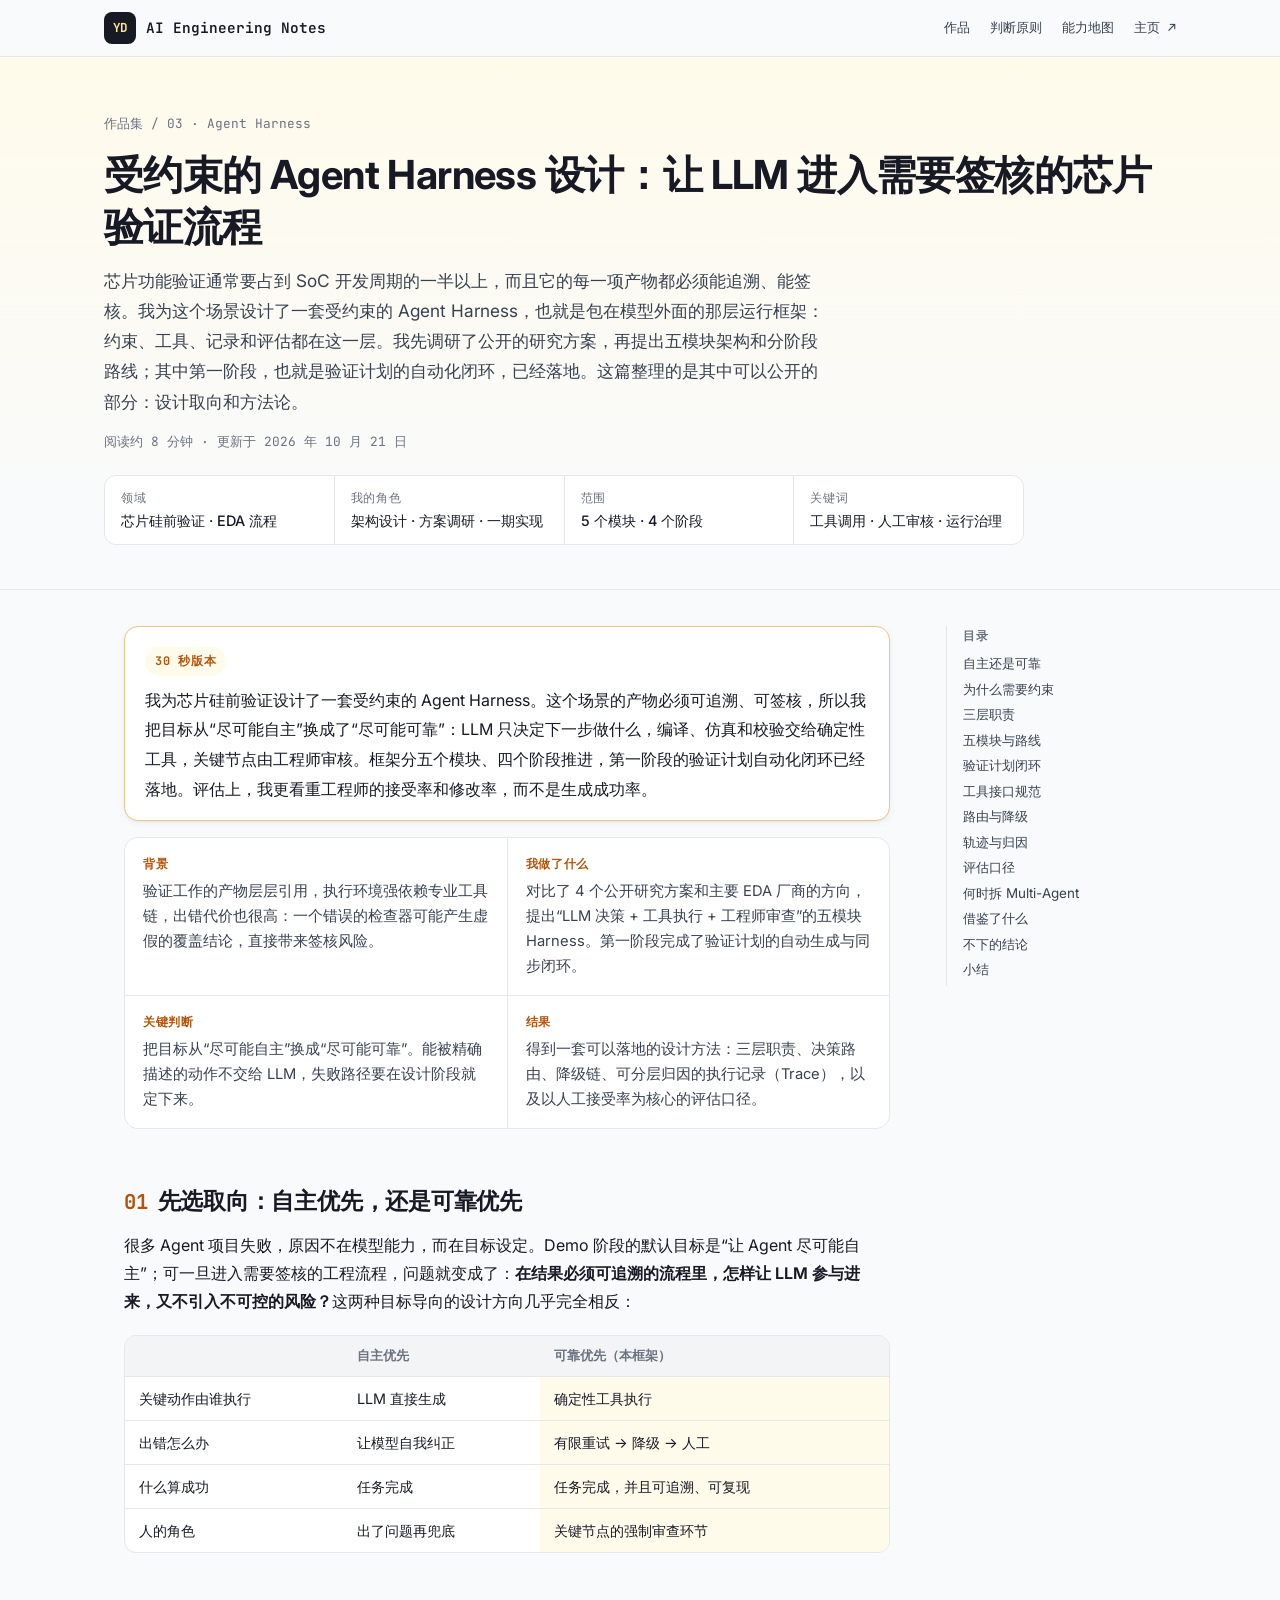
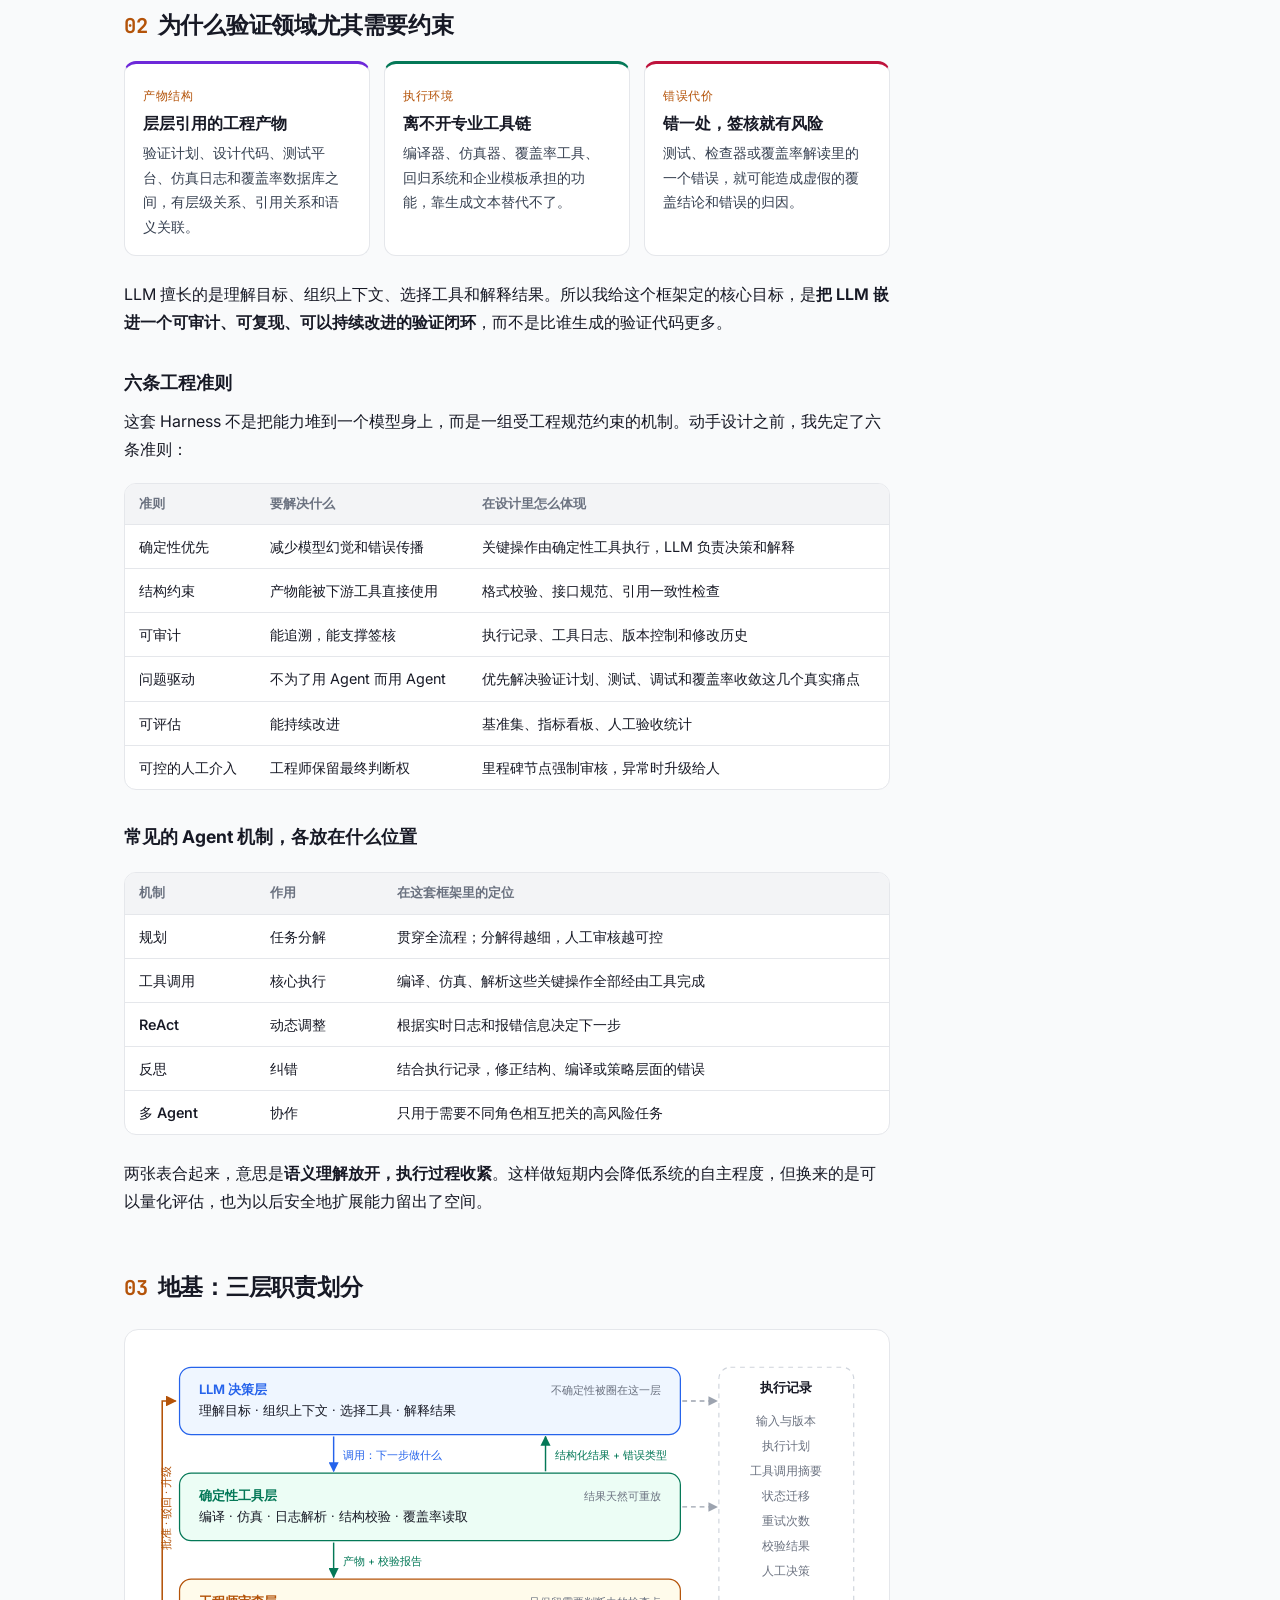
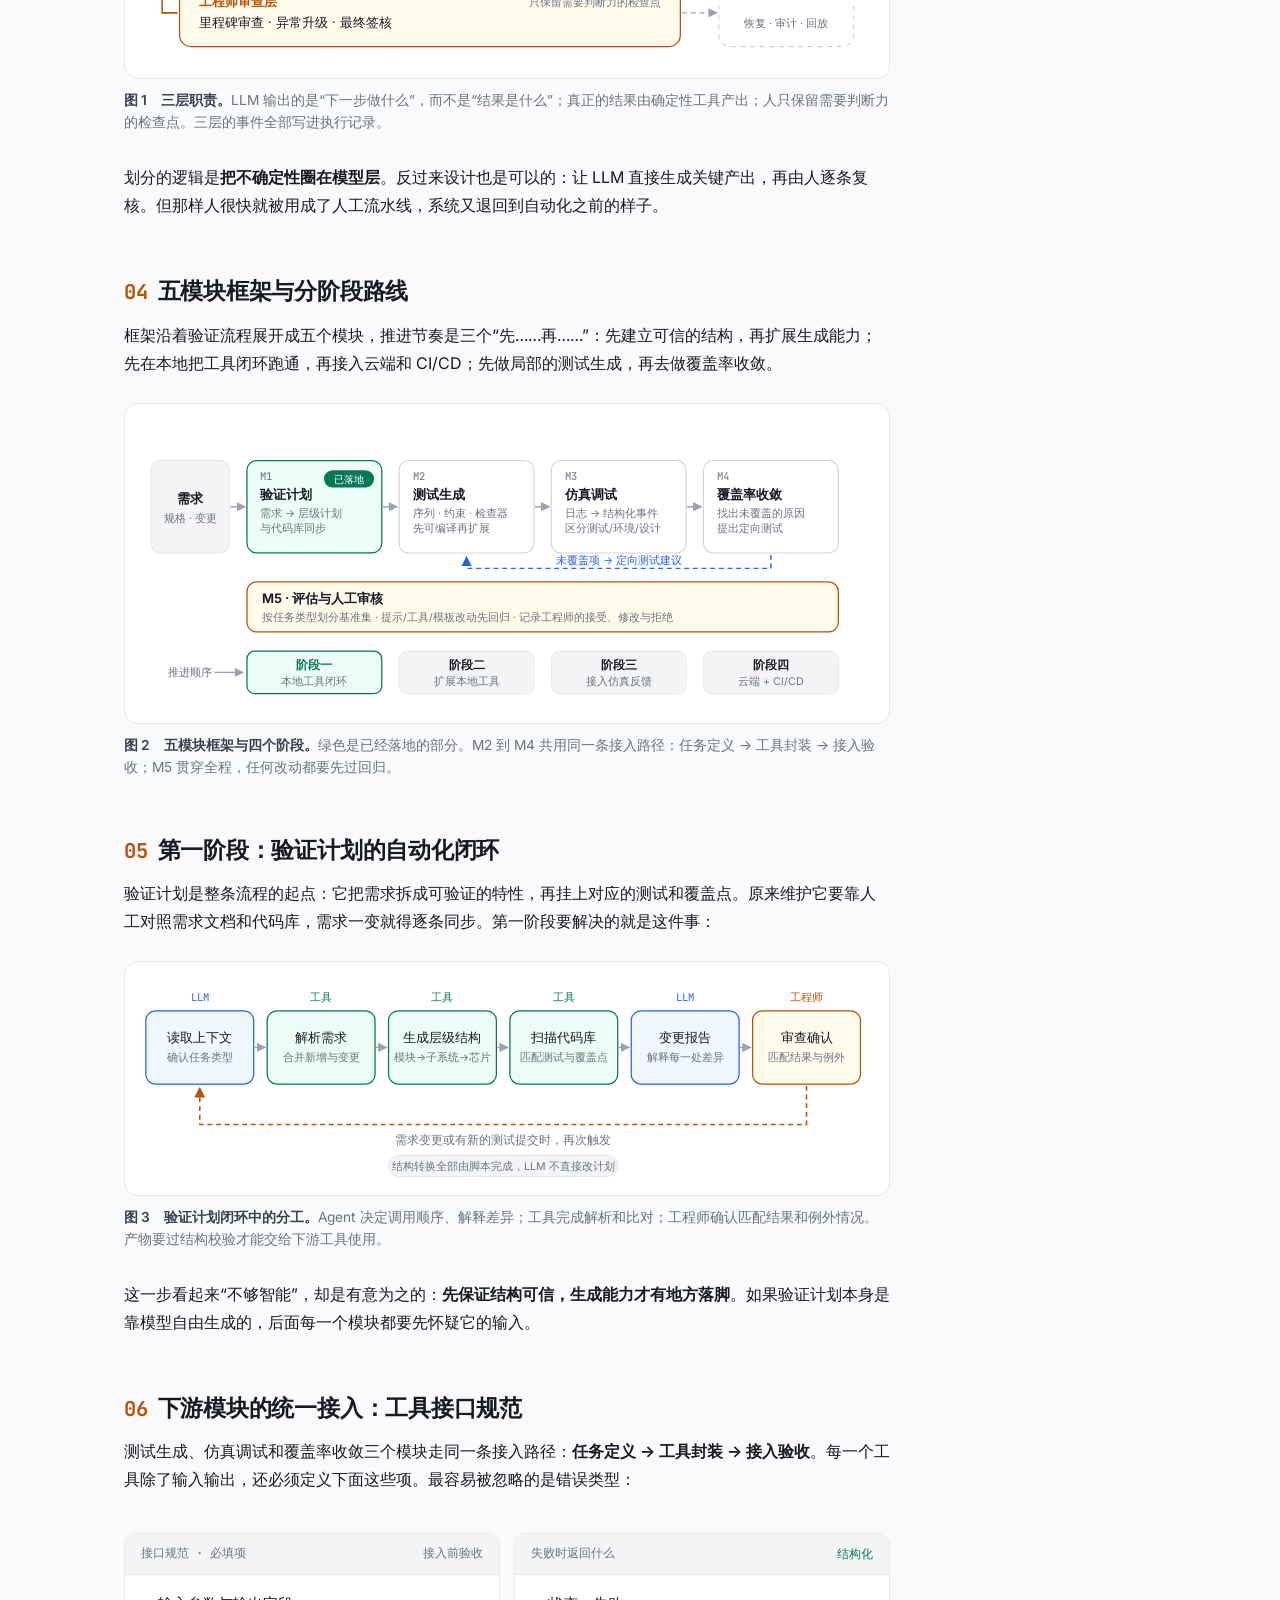
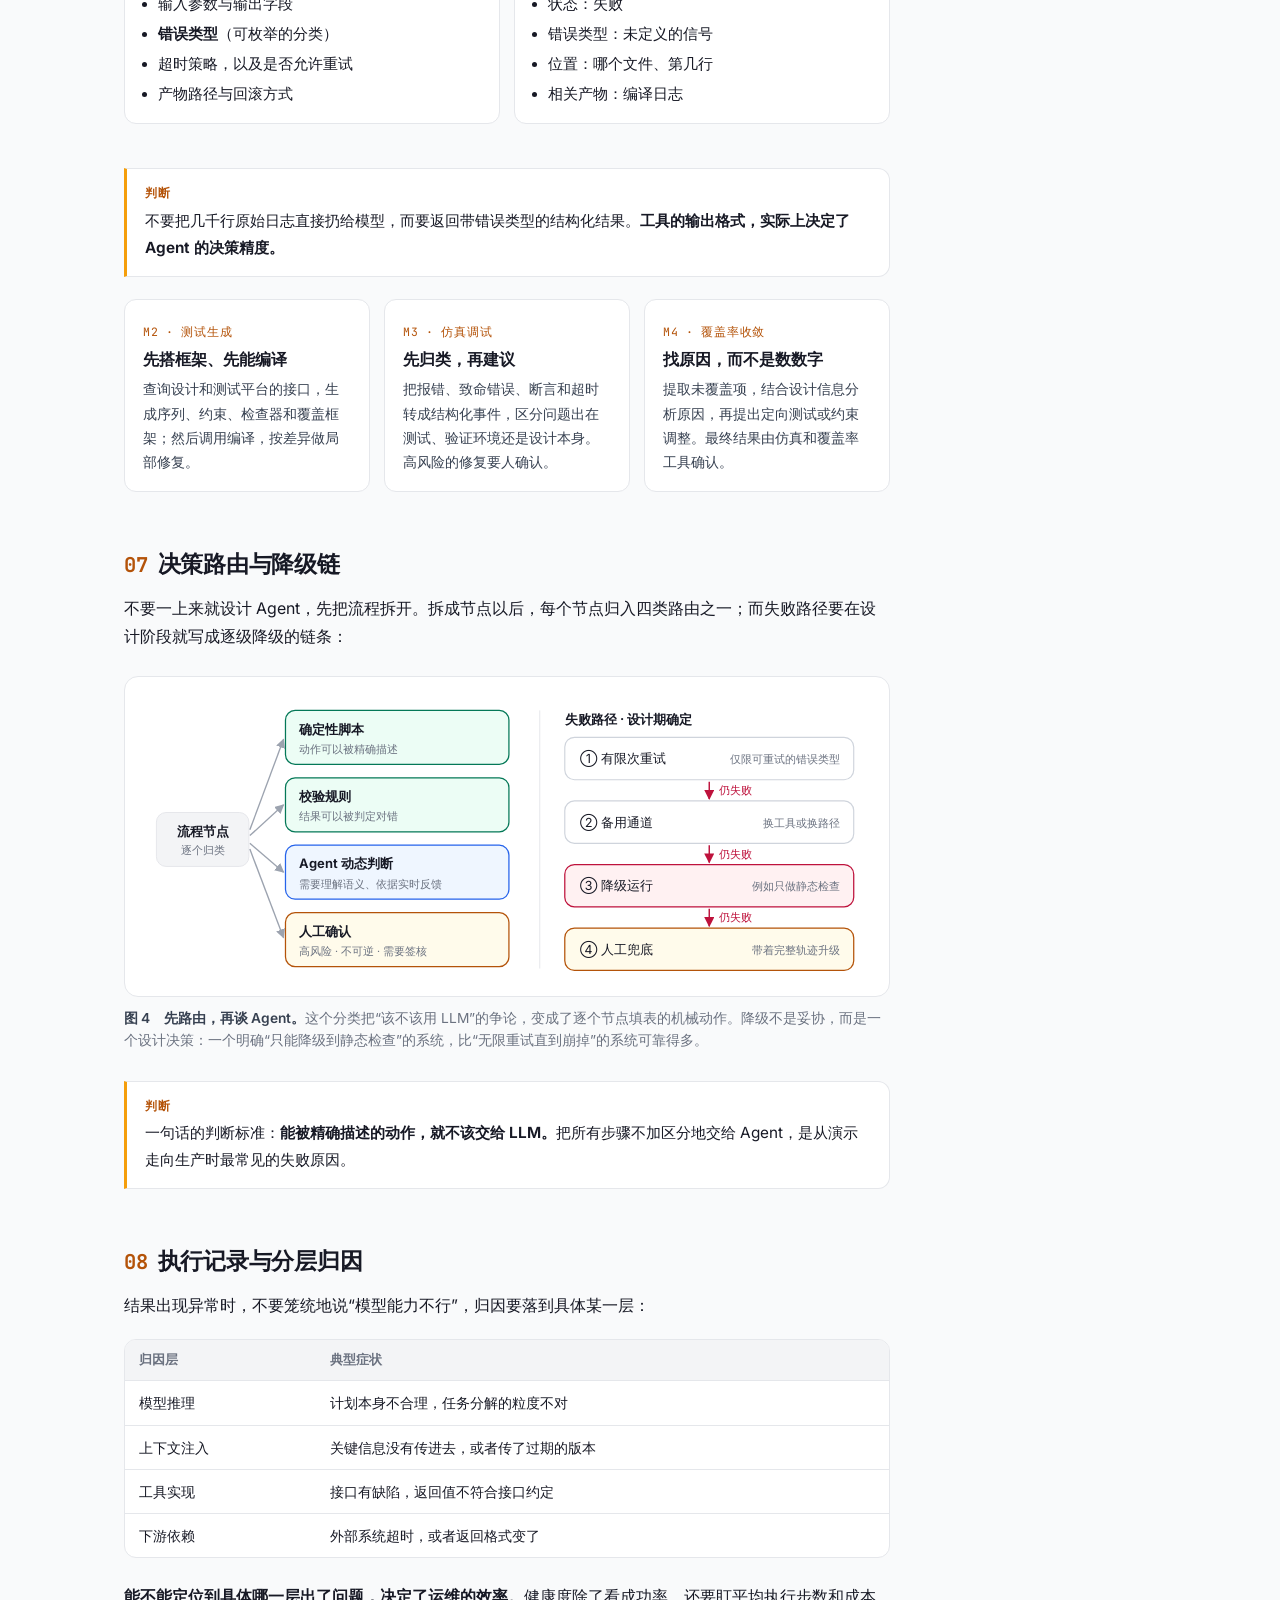
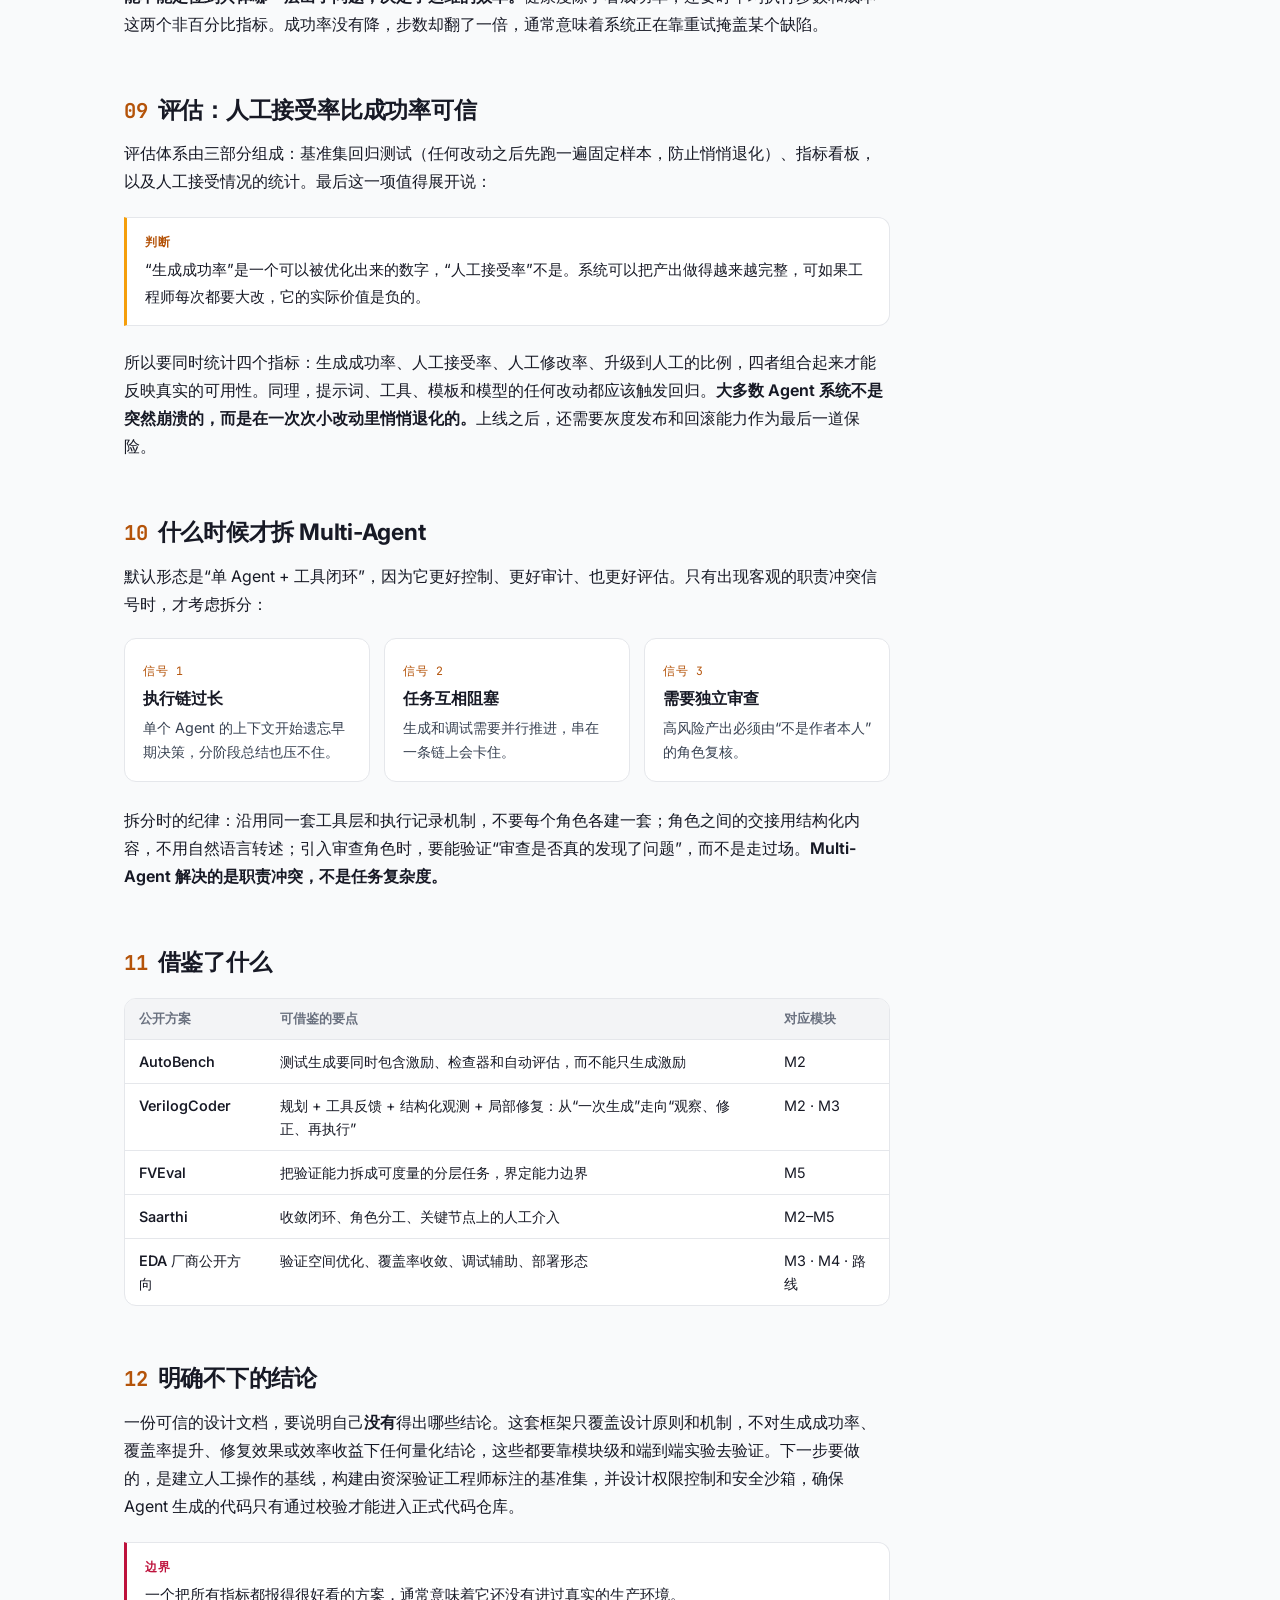
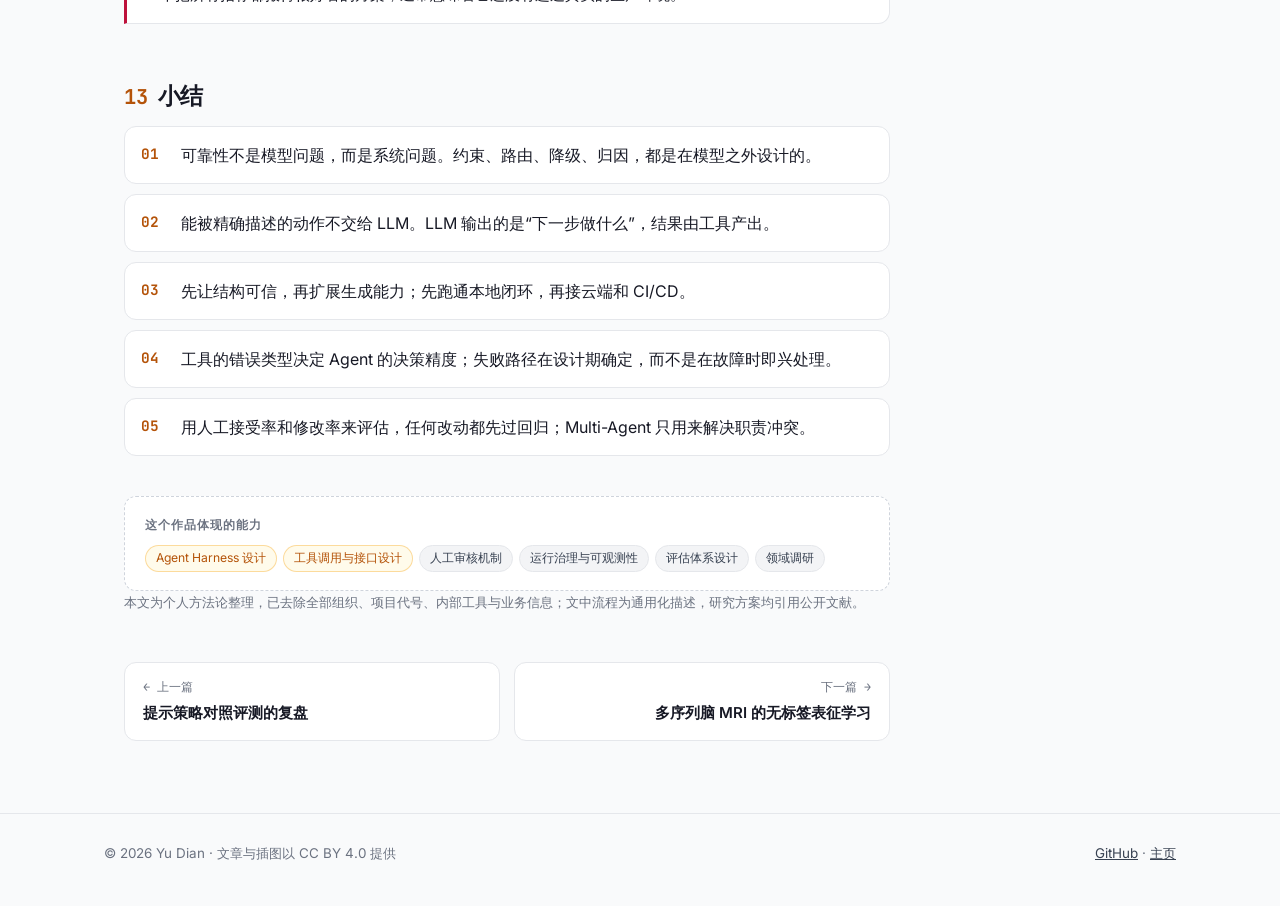
<file: posts/03-verification-agent-framework.html>
<!doctype html>
<html lang="zh-CN">
<head>
<meta charset="utf-8">
<meta name="viewport" content="width=device-width, initial-scale=1">
<title>受约束的 Agent Harness · AI Engineering Notes</title>
<meta name="description" content="在芯片硅前验证这种要求可追溯、可签核的流程里设计 LLM Agent：三层职责、五模块框架、决策路由、降级链、Trace 归因与以人工接受率为核心的评估。">
<meta property="og:type" content="article">
<meta property="og:title" content="受约束的 Agent Harness · AI Engineering Notes">
<meta property="og:description" content="在芯片硅前验证这种要求可追溯、可签核的流程里设计 LLM Agent：三层职责、五模块框架、决策路由、降级链、Trace 归因与以人工接受率为核心的评估。">
<meta property="og:url" content="https://evelyn77yu.github.io/ai-engineering-blog/posts/03-verification-agent-framework.html">
<meta property="og:image" content="https://evelyn77yu.github.io/ai-engineering-blog/assets/preview.png">
<meta name="twitter:card" content="summary_large_image">
<link rel="icon" href="data:image/svg+xml,%3Csvg xmlns='http://www.w3.org/2000/svg' viewBox='0 0 64 64'%3E%3Crect width='64' height='64' rx='14' fill='%23171925'/%3E%3Ctext x='32' y='41' font-family='monospace' font-size='26' font-weight='700' fill='%23fde68a' text-anchor='middle'%3EYD%3C/text%3E%3C/svg%3E">
<link rel="preconnect" href="https://fonts.googleapis.com">
<link rel="preconnect" href="https://fonts.gstatic.com" crossorigin>
<link href="https://fonts.googleapis.com/css2?family=Inter:wght@400;500;600;700;800&family=JetBrains+Mono:wght@400;500;600;700&display=swap" rel="stylesheet">
<link rel="stylesheet" href="../assets/site.css">
</head>
<body>
<svg class="svg-defs" aria-hidden="true"><defs>
  <marker id="ar" viewBox="0 0 10 10" refX="9" refY="5" markerWidth="7" markerHeight="7" orient="auto-start-reverse"><path d="M0 0L10 5L0 10z" class="mk"/></marker>
  <marker id="ar-llm" viewBox="0 0 10 10" refX="9" refY="5" markerWidth="7" markerHeight="7" orient="auto-start-reverse"><path d="M0 0L10 5L0 10z" class="mk-llm"/></marker>
  <marker id="ar-tool" viewBox="0 0 10 10" refX="9" refY="5" markerWidth="7" markerHeight="7" orient="auto-start-reverse"><path d="M0 0L10 5L0 10z" class="mk-tool"/></marker>
  <marker id="ar-human" viewBox="0 0 10 10" refX="9" refY="5" markerWidth="7" markerHeight="7" orient="auto-start-reverse"><path d="M0 0L10 5L0 10z" class="mk-human"/></marker>
  <marker id="ar-risk" viewBox="0 0 10 10" refX="9" refY="5" markerWidth="7" markerHeight="7" orient="auto-start-reverse"><path d="M0 0L10 5L0 10z" class="mk-risk"/></marker>
</defs></svg>

<header class="nav">
  <div class="nav-inner">
    <a class="brand" href="../index.html"><span class="brand-mark">YD</span><span class="brand-text">AI Engineering Notes</span></a>
    <nav class="nav-links">
      <a href="../index.html#works">作品</a>
      <a href="../index.html#principles">判断原则</a>
      <a href="../index.html#map">能力地图</a>
      <a href="https://evelyn77yu.github.io">主页 ↗</a>
    </nav>
  </div>
</header>

<section class="post-hero">
  <div class="wrap">
    <div class="crumbs"><a href="../index.html">作品集</a> / 03 · Agent Harness</div>
    <h1>受约束的 Agent Harness 设计：让 LLM 进入需要签核的芯片验证流程</h1>
    <p class="lede">芯片功能验证通常要占到 SoC 开发周期的一半以上，而且它的每一项产物都必须能追溯、能签核。我为这个场景设计了一套受约束的 Agent Harness，也就是包在模型外面的那层运行框架：约束、工具、记录和评估都在这一层。我先调研了公开的研究方案，再提出五模块架构和分阶段路线；其中第一阶段，也就是验证计划的自动化闭环，已经落地。这篇整理的是其中可以公开的部分：设计取向和方法论。</p>
    <p class="postinfo">阅读约 8 分钟 · 更新于 2026 年 10 月 21 日</p>
    <dl class="meta">
      <div><dt>领域</dt><dd>芯片硅前验证 · EDA 流程</dd></div>
      <div><dt>我的角色</dt><dd>架构设计 · 方案调研 · 一期实现</dd></div>
      <div><dt>范围</dt><dd>5 个模块 · 4 个阶段</dd></div>
      <div><dt>关键词</dt><dd>工具调用 · 人工审核 · 运行治理</dd></div>
    </dl>
  </div>
</section>

<div class="layout">
<article class="prose">

  <section class="pitch"><span class="label">30 秒版本</span><p>我为芯片硅前验证设计了一套受约束的 Agent Harness。这个场景的产物必须可追溯、可签核，所以我把目标从“尽可能自主”换成了“尽可能可靠”：LLM 只决定下一步做什么，编译、仿真和校验交给确定性工具，关键节点由工程师审核。框架分五个模块、四个阶段推进，第一阶段的验证计划自动化闭环已经落地。评估上，我更看重工程师的接受率和修改率，而不是生成成功率。</p></section>

  <div class="tldr">
    <div><h4>背景</h4><p>验证工作的产物层层引用，执行环境强依赖专业工具链，出错代价也很高：一个错误的检查器可能产生虚假的覆盖结论，直接带来签核风险。</p></div>
    <div><h4>我做了什么</h4><p>对比了 4 个公开研究方案和主要 EDA 厂商的方向，提出“LLM 决策 + 工具执行 + 工程师审查”的五模块 Harness。第一阶段完成了验证计划的自动生成与同步闭环。</p></div>
    <div><h4>关键判断</h4><p>把目标从“尽可能自主”换成“尽可能可靠”。能被精确描述的动作不交给 LLM，失败路径要在设计阶段就定下来。</p></div>
    <div><h4>结果</h4><p>得到一套可以落地的设计方法：三层职责、决策路由、降级链、可分层归因的执行记录（Trace），以及以人工接受率为核心的评估口径。</p></div>
  </div>

  <h2 id="stance"><span class="no">01</span>先选取向：自主优先，还是可靠优先</h2>
  <p>很多 Agent 项目失败，原因不在模型能力，而在目标设定。Demo 阶段的默认目标是“让 Agent 尽可能自主”；可一旦进入需要签核的工程流程，问题就变成了：<strong>在结果必须可追溯的流程里，怎样让 LLM 参与进来，又不引入不可控的风险？</strong>这两种目标导向的设计方向几乎完全相反：</p>
  <div class="tbl-wrap">
    <table class="tbl">
      <thead><tr><th></th><th>自主优先</th><th>可靠优先（本框架）</th></tr></thead>
      <tbody>
        <tr><td>关键动作由谁执行</td><td>LLM 直接生成</td><td class="hl">确定性工具执行</td></tr>
        <tr><td>出错怎么办</td><td>让模型自我纠正</td><td class="hl">有限重试 → 降级 → 人工</td></tr>
        <tr><td>什么算成功</td><td>任务完成</td><td class="hl">任务完成，并且可追溯、可复现</td></tr>
        <tr><td>人的角色</td><td>出了问题再兜底</td><td class="hl">关键节点的强制审查环节</td></tr>
      </tbody>
    </table>
  </div>

  <h2 id="domain"><span class="no">02</span>为什么验证领域尤其需要约束</h2>
  <div class="cards three">
    <div class="card alt"><span class="tag">产物结构</span><h4>层层引用的工程产物</h4><p>验证计划、设计代码、测试平台、仿真日志和覆盖率数据库之间，有层级关系、引用关系和语义关联。</p></div>
    <div class="card tool"><span class="tag">执行环境</span><h4>离不开专业工具链</h4><p>编译器、仿真器、覆盖率工具、回归系统和企业模板承担的功能，靠生成文本替代不了。</p></div>
    <div class="card risk"><span class="tag">错误代价</span><h4>错一处，签核就有风险</h4><p>测试、检查器或覆盖率解读里的一个错误，就可能造成虚假的覆盖结论和错误的归因。</p></div>
  </div>
  <p>LLM 擅长的是理解目标、组织上下文、选择工具和解释结果。所以我给这个框架定的核心目标，是<strong>把 LLM 嵌进一个可审计、可复现、可以持续改进的验证闭环</strong>，而不是比谁生成的验证代码更多。</p>

  <h3>六条工程准则</h3>
  <p>这套 Harness 不是把能力堆到一个模型身上，而是一组受工程规范约束的机制。动手设计之前，我先定了六条准则：</p>
  <div class="tbl-wrap">
    <table class="tbl">
      <thead><tr><th>准则</th><th>要解决什么</th><th>在设计里怎么体现</th></tr></thead>
      <tbody>
        <tr><td>确定性优先</td><td>减少模型幻觉和错误传播</td><td>关键操作由确定性工具执行，LLM 负责决策和解释</td></tr>
        <tr><td>结构约束</td><td>产物能被下游工具直接使用</td><td>格式校验、接口规范、引用一致性检查</td></tr>
        <tr><td>可审计</td><td>能追溯，能支撑签核</td><td>执行记录、工具日志、版本控制和修改历史</td></tr>
        <tr><td>问题驱动</td><td>不为了用 Agent 而用 Agent</td><td>优先解决验证计划、测试、调试和覆盖率收敛这几个真实痛点</td></tr>
        <tr><td>可评估</td><td>能持续改进</td><td>基准集、指标看板、人工验收统计</td></tr>
        <tr><td>可控的人工介入</td><td>工程师保留最终判断权</td><td>里程碑节点强制审核，异常时升级给人</td></tr>
      </tbody>
    </table>
  </div>

  <h3>常见的 Agent 机制，各放在什么位置</h3>
  <div class="tbl-wrap">
    <table class="tbl">
      <thead><tr><th>机制</th><th>作用</th><th>在这套框架里的定位</th></tr></thead>
      <tbody>
        <tr><td>规划</td><td>任务分解</td><td>贯穿全流程；分解得越细，人工审核越可控</td></tr>
        <tr><td>工具调用</td><td>核心执行</td><td>编译、仿真、解析这些关键操作全部经由工具完成</td></tr>
        <tr><td>ReAct</td><td>动态调整</td><td>根据实时日志和报错信息决定下一步</td></tr>
        <tr><td>反思</td><td>纠错</td><td>结合执行记录，修正结构、编译或策略层面的错误</td></tr>
        <tr><td>多 Agent</td><td>协作</td><td>只用于需要不同角色相互把关的高风险任务</td></tr>
      </tbody>
    </table>
  </div>
  <p>两张表合起来，意思是<strong>语义理解放开，执行过程收紧</strong>。这样做短期内会降低系统的自主程度，但换来的是可以量化评估，也为以后安全地扩展能力留出了空间。</p>

  <h2 id="layers"><span class="no">03</span>地基：三层职责划分</h2>
  <figure class="fig">
    <div class="canvas">
      <svg viewBox="0 0 760 330" role="img" aria-label="三层职责：LLM 只决定下一步做什么，确定性工具产出结果，工程师在关键节点审查；三层的事件都写入执行记录">
        <rect x="40" y="20" width="520" height="70" rx="12" class="llm"/>
        <text x="60" y="48" class="tb c-llm">LLM 决策层</text>
        <text x="60" y="70" class="t">理解目标 · 组织上下文 · 选择工具 · 解释结果</text>
        <text x="540" y="48" class="ts" text-anchor="end">不确定性被圈在这一层</text>

        <rect x="40" y="130" width="520" height="70" rx="12" class="tool"/>
        <text x="60" y="158" class="tb c-tool">确定性工具层</text>
        <text x="60" y="180" class="t">编译 · 仿真 · 日志解析 · 结构校验 · 覆盖率读取</text>
        <text x="540" y="158" class="ts" text-anchor="end">结果天然可重放</text>

        <rect x="40" y="240" width="520" height="70" rx="12" class="human"/>
        <text x="60" y="268" class="tb c-human">工程师审查层</text>
        <text x="60" y="290" class="t">里程碑审查 · 异常升级 · 最终签核</text>
        <text x="540" y="268" class="ts" text-anchor="end">只保留需要判断力的检查点</text>

        <path d="M200 92 L200 128" class="ln-llm" marker-end="url(#ar-llm)"/>
        <text x="210" y="115" class="ts c-llm">调用：下一步做什么</text>
        <path d="M420 128 L420 92" class="ln-tool" marker-end="url(#ar-tool)"/>
        <text x="430" y="115" class="ts c-tool">结构化结果 + 错误类型</text>
        <path d="M200 202 L200 238" class="ln-tool" marker-end="url(#ar-tool)"/>
        <text x="210" y="225" class="ts c-tool">产物 + 校验报告</text>
        <path d="M38 275 L22 275 L22 55 L36 55" class="ln-human" marker-end="url(#ar-human)"/>
        <text x="30" y="166" class="ts c-human" transform="rotate(-90 30 166)" text-anchor="middle">批准 · 驳回 · 升级</text>

        <rect x="600" y="20" width="140" height="290" rx="12" class="zone"/>
        <text x="670" y="46" class="tb" text-anchor="middle">执行记录</text>
        <g class="tm" text-anchor="middle">
          <text x="670" y="80">输入与版本</text><text x="670" y="106">执行计划</text><text x="670" y="132">工具调用摘要</text><text x="670" y="158">状态迁移</text><text x="670" y="184">重试次数</text><text x="670" y="210">校验结果</text><text x="670" y="236">人工决策</text>
        </g>
        <text x="670" y="290" class="ts" text-anchor="middle">恢复 · 审计 · 回放</text>
        <path d="M562 55 L598 55" class="ln dash" marker-end="url(#ar)"/>
        <path d="M562 165 L598 165" class="ln dash" marker-end="url(#ar)"/>
        <path d="M562 275 L598 275" class="ln dash" marker-end="url(#ar)"/>
      </svg>
    </div>
    <figcaption><b>图 1　三层职责。</b>LLM 输出的是“下一步做什么”，而不是“结果是什么”；真正的结果由确定性工具产出；人只保留需要判断力的检查点。三层的事件全部写进执行记录。</figcaption>
  </figure>
  <p>划分的逻辑是<strong>把不确定性圈在模型层</strong>。反过来设计也是可以的：让 LLM 直接生成关键产出，再由人逐条复核。但那样人很快就被用成了人工流水线，系统又退回到自动化之前的样子。</p>

  <h2 id="modules"><span class="no">04</span>五模块框架与分阶段路线</h2>
  <p>框架沿着验证流程展开成五个模块，推进节奏是三个“先……再……”：先建立可信的结构，再扩展生成能力；先在本地把工具闭环跑通，再接入云端和 CI/CD；先做局部的测试生成，再去做覆盖率收敛。</p>
  <figure class="fig">
    <div class="canvas">
      <svg viewBox="0 0 760 300" role="img" aria-label="五模块框架：需求进入 M1 验证计划、M2 测试生成、M3 仿真调试、M4 覆盖率收敛，M5 评估与人工审核贯穿全程；M1 已落地，其余按四个阶段推进">
        <rect x="10" y="40" width="82" height="96" rx="10" class="bx2"/>
        <text x="51" y="84" class="tb" text-anchor="middle">需求</text><text x="51" y="104" class="ts" text-anchor="middle">规格 · 变更</text>
        <path d="M93 88 L108 88" class="ln" marker-end="url(#ar)"/>

        <rect x="110" y="40" width="140" height="96" rx="10" class="tool"/>
        <text x="124" y="60" class="ts tmono">M1</text><text x="124" y="80" class="tb">验证计划</text>
        <text x="124" y="99" class="ts">需求 → 层级计划</text><text x="124" y="114" class="ts">与代码库同步</text>
        <rect x="190" y="50" width="52" height="18" rx="9" class="fill-tool"/><text x="216" y="63" font-size="10.5" fill="#fff" text-anchor="middle">已落地</text>
        <path d="M251 88 L266 88" class="ln" marker-end="url(#ar)"/>

        <rect x="268" y="40" width="140" height="96" rx="10" class="bx"/>
        <text x="282" y="60" class="ts tmono">M2</text><text x="282" y="80" class="tb">测试生成</text>
        <text x="282" y="99" class="ts">序列 · 约束 · 检查器</text><text x="282" y="114" class="ts">先可编译再扩展</text>
        <path d="M409 88 L424 88" class="ln" marker-end="url(#ar)"/>

        <rect x="426" y="40" width="140" height="96" rx="10" class="bx"/>
        <text x="440" y="60" class="ts tmono">M3</text><text x="440" y="80" class="tb">仿真调试</text>
        <text x="440" y="99" class="ts">日志 → 结构化事件</text><text x="440" y="114" class="ts">区分测试/环境/设计</text>
        <path d="M567 88 L582 88" class="ln" marker-end="url(#ar)"/>

        <rect x="584" y="40" width="140" height="96" rx="10" class="bx"/>
        <text x="598" y="60" class="ts tmono">M4</text><text x="598" y="80" class="tb">覆盖率收敛</text>
        <text x="598" y="99" class="ts">找出未覆盖的原因</text><text x="598" y="114" class="ts">提出定向测试</text>

        <path d="M654 138 L654 152 L338 152 L338 140" class="ln-llm dash" marker-end="url(#ar-llm)"/>
        <text x="496" y="147" class="ts c-llm" text-anchor="middle">未覆盖项 → 定向测试建议</text>

        <rect x="110" y="166" width="614" height="52" rx="10" class="human"/>
        <text x="126" y="188" class="tb">M5 · 评估与人工审核</text>
        <text x="126" y="207" class="ts">按任务类型划分基准集 · 提示/工具/模板改动先回归 · 记录工程师的接受、修改与拒绝</text>

        <g class="ts" text-anchor="middle">
          <rect x="110" y="238" width="140" height="44" rx="8" class="tool"/><text x="180" y="256" class="tb c-tool" style="font-size:12px">阶段一</text><text x="180" y="273">本地工具闭环</text>
          <rect x="268" y="238" width="140" height="44" rx="8" class="bx2"/><text x="338" y="256" class="tb" style="font-size:12px">阶段二</text><text x="338" y="273">扩展本地工具</text>
          <rect x="426" y="238" width="140" height="44" rx="8" class="bx2"/><text x="496" y="256" class="tb" style="font-size:12px">阶段三</text><text x="496" y="273">接入仿真反馈</text>
          <rect x="584" y="238" width="140" height="44" rx="8" class="bx2"/><text x="654" y="256" class="tb" style="font-size:12px">阶段四</text><text x="654" y="273">云端 + CI/CD</text>
        </g>
        <text x="51" y="264" class="ts" text-anchor="middle">推进顺序</text>
        <path d="M76 260 L106 260" class="ln" marker-end="url(#ar)"/>
      </svg>
    </div>
    <figcaption><b>图 2　五模块框架与四个阶段。</b>绿色是已经落地的部分。M2 到 M4 共用同一条接入路径：任务定义 → 工具封装 → 接入验收；M5 贯穿全程，任何改动都要先过回归。</figcaption>
  </figure>

  <h2 id="m1"><span class="no">05</span>第一阶段：验证计划的自动化闭环</h2>
  <p>验证计划是整条流程的起点：它把需求拆成可验证的特性，再挂上对应的测试和覆盖点。原来维护它要靠人工对照需求文档和代码库，需求一变就得逐条同步。第一阶段要解决的就是这件事：</p>
  <figure class="fig">
    <div class="canvas">
      <svg viewBox="0 0 760 210" role="img" aria-label="验证计划闭环：LLM 读取上下文并决定调用顺序，工具完成解析、层级生成和代码库匹配，LLM 生成变更报告并解释差异，工程师审查确认后，下次变更再次触发">
        <g class="ts tmono" text-anchor="middle">
          <text x="61" y="22" class="c-llm">LLM</text><text x="187" y="22" class="c-tool">工具</text><text x="313" y="22" class="c-tool">工具</text><text x="439" y="22" class="c-tool">工具</text><text x="565" y="22" class="c-llm">LLM</text><text x="691" y="22" class="c-human">工程师</text>
        </g>
        <rect x="5" y="32" width="112" height="76" rx="10" class="llm"/>
        <text x="61" y="64" class="t" text-anchor="middle">读取上下文</text><text x="61" y="84" class="ts" text-anchor="middle">确认任务类型</text>
        <rect x="131" y="32" width="112" height="76" rx="10" class="tool"/>
        <text x="187" y="64" class="t" text-anchor="middle">解析需求</text><text x="187" y="84" class="ts" text-anchor="middle">合并新增与变更</text>
        <rect x="257" y="32" width="112" height="76" rx="10" class="tool"/>
        <text x="313" y="64" class="t" text-anchor="middle">生成层级结构</text><text x="313" y="84" class="ts" text-anchor="middle">模块→子系统→芯片</text>
        <rect x="383" y="32" width="112" height="76" rx="10" class="tool"/>
        <text x="439" y="64" class="t" text-anchor="middle">扫描代码库</text><text x="439" y="84" class="ts" text-anchor="middle">匹配测试与覆盖点</text>
        <rect x="509" y="32" width="112" height="76" rx="10" class="llm"/>
        <text x="565" y="64" class="t" text-anchor="middle">变更报告</text><text x="565" y="84" class="ts" text-anchor="middle">解释每一处差异</text>
        <rect x="635" y="32" width="112" height="76" rx="10" class="human"/>
        <text x="691" y="64" class="t" text-anchor="middle">审查确认</text><text x="691" y="84" class="ts" text-anchor="middle">匹配结果与例外</text>
        <path d="M118 70 L129 70" class="ln" marker-end="url(#ar)"/><path d="M244 70 L255 70" class="ln" marker-end="url(#ar)"/><path d="M370 70 L381 70" class="ln" marker-end="url(#ar)"/><path d="M496 70 L507 70" class="ln" marker-end="url(#ar)"/><path d="M622 70 L633 70" class="ln" marker-end="url(#ar)"/>
        <path d="M691 110 L691 150 L61 150 L61 112" class="ln-human dash" marker-end="url(#ar-human)"/>
        <text x="376" y="170" class="tm" text-anchor="middle">需求变更或有新的测试提交时，再次触发</text>
        <rect x="257" y="182" width="238" height="22" rx="11" class="bx2"/>
        <text x="376" y="197" class="ts" text-anchor="middle">结构转换全部由脚本完成，LLM 不直接改计划</text>
      </svg>
    </div>
    <figcaption><b>图 3　验证计划闭环中的分工。</b>Agent 决定调用顺序、解释差异；工具完成解析和比对；工程师确认匹配结果和例外情况。产物要过结构校验才能交给下游工具使用。</figcaption>
  </figure>
  <p>这一步看起来“不够智能”，却是有意为之的：<strong>先保证结构可信，生成能力才有地方落脚</strong>。如果验证计划本身是靠模型自由生成的，后面每一个模块都要先怀疑它的输入。</p>

  <h2 id="contract"><span class="no">06</span>下游模块的统一接入：工具接口规范</h2>
  <p>测试生成、仿真调试和覆盖率收敛三个模块走同一条接入路径：<strong>任务定义 → 工具封装 → 接入验收</strong>。每一个工具除了输入输出，还必须定义下面这些项。最容易被忽略的是错误类型：</p>
  <div class="cards">
    <div class="rulecard">
      <header><span>接口规范 · 必填项</span><span>接入前验收</span></header>
      <ul><li>输入参数与输出字段</li><li><strong>错误类型</strong>（可枚举的分类）</li><li>超时策略，以及是否允许重试</li><li>产物路径与回滚方式</li></ul>
    </div>
    <div class="rulecard">
      <header><span>失败时返回什么</span><span class="ok">结构化</span></header>
      <ul><li>状态：失败</li><li>错误类型：未定义的信号</li><li>位置：哪个文件、第几行</li><li>相关产物：编译日志</li></ul>
    </div>
  </div>
  <div class="callout"><span class="label">判断</span><p>不要把几千行原始日志直接扔给模型，而要返回带错误类型的结构化结果。<strong>工具的输出格式，实际上决定了 Agent 的决策精度。</strong></p></div>
  <div class="cards three">
    <div class="card"><span class="tag">M2 · 测试生成</span><h4>先搭框架、先能编译</h4><p>查询设计和测试平台的接口，生成序列、约束、检查器和覆盖框架；然后调用编译，按差异做局部修复。</p></div>
    <div class="card"><span class="tag">M3 · 仿真调试</span><h4>先归类，再建议</h4><p>把报错、致命错误、断言和超时转成结构化事件，区分问题出在测试、验证环境还是设计本身。高风险的修复要人确认。</p></div>
    <div class="card"><span class="tag">M4 · 覆盖率收敛</span><h4>找原因，而不是数数字</h4><p>提取未覆盖项，结合设计信息分析原因，再提出定向测试或约束调整。最终结果由仿真和覆盖率工具确认。</p></div>
  </div>

  <h2 id="routing"><span class="no">07</span>决策路由与降级链</h2>
  <p>不要一上来就设计 Agent，先把流程拆开。拆成节点以后，每个节点归入四类路由之一；而失败路径要在设计阶段就写成逐级降级的链条：</p>
  <figure class="fig">
    <div class="canvas">
      <svg viewBox="0 0 760 300" role="img" aria-label="左侧：每个流程节点被路由到确定性脚本、校验规则、Agent 动态判断或人工确认之一。右侧：失败路径按有限重试、备用通道、降级运行、人工兜底逐级处理">
        <rect x="16" y="122" width="96" height="56" rx="10" class="bx2"/>
        <text x="64" y="146" class="tb" text-anchor="middle">流程节点</text><text x="64" y="165" class="ts" text-anchor="middle">逐个归类</text>
        <rect x="150" y="16" width="232" height="56" rx="10" class="tool"/>
        <text x="164" y="40" class="tb">确定性脚本</text><text x="164" y="60" class="ts">动作可以被精确描述</text>
        <rect x="150" y="86" width="232" height="56" rx="10" class="tool"/>
        <text x="164" y="110" class="tb">校验规则</text><text x="164" y="130" class="ts">结果可以被判定对错</text>
        <rect x="150" y="156" width="232" height="56" rx="10" class="llm"/>
        <text x="164" y="180" class="tb">Agent 动态判断</text><text x="164" y="200" class="ts">需要理解语义、依据实时反馈</text>
        <rect x="150" y="226" width="232" height="56" rx="10" class="human"/>
        <text x="164" y="250" class="tb">人工确认</text><text x="164" y="270" class="ts">高风险 · 不可逆 · 需要签核</text>
        <path d="M113 140 L148 46" class="ln" marker-end="url(#ar)"/><path d="M113 146 L148 114" class="ln" marker-end="url(#ar)"/><path d="M113 154 L148 184" class="ln" marker-end="url(#ar)"/><path d="M113 160 L148 252" class="ln" marker-end="url(#ar)"/>

        <line x1="414" y1="16" x2="414" y2="284" class="grid"/>
        <text x="440" y="30" class="tb">失败路径 · 设计期确定</text>
        <rect x="440" y="44" width="300" height="44" rx="10" class="bx"/><text x="456" y="71" class="t">① 有限次重试</text><text x="726" y="71" class="ts" text-anchor="end">仅限可重试的错误类型</text>
        <rect x="440" y="110" width="300" height="44" rx="10" class="bx"/><text x="456" y="137" class="t">② 备用通道</text><text x="726" y="137" class="ts" text-anchor="end">换工具或换路径</text>
        <rect x="440" y="176" width="300" height="44" rx="10" class="risk"/><text x="456" y="203" class="t">③ 降级运行</text><text x="726" y="203" class="ts" text-anchor="end">例如只做静态检查</text>
        <rect x="440" y="242" width="300" height="44" rx="10" class="human"/><text x="456" y="269" class="t">④ 人工兜底</text><text x="726" y="269" class="ts" text-anchor="end">带着完整轨迹升级</text>
        <path d="M590 90 L590 108" class="ln-risk" marker-end="url(#ar-risk)"/><path d="M590 156 L590 174" class="ln-risk" marker-end="url(#ar-risk)"/><path d="M590 222 L590 240" class="ln-risk" marker-end="url(#ar-risk)"/>
        <text x="600" y="103" class="ts c-risk">仍失败</text><text x="600" y="169" class="ts c-risk">仍失败</text><text x="600" y="235" class="ts c-risk">仍失败</text>
      </svg>
    </div>
    <figcaption><b>图 4　先路由，再谈 Agent。</b>这个分类把“该不该用 LLM”的争论，变成了逐个节点填表的机械动作。降级不是妥协，而是一个设计决策：一个明确“只能降级到静态检查”的系统，比“无限重试直到崩掉”的系统可靠得多。</figcaption>
  </figure>
  <div class="callout"><span class="label">判断</span><p>一句话的判断标准：<strong>能被精确描述的动作，就不该交给 LLM。</strong>把所有步骤不加区分地交给 Agent，是从演示走向生产时最常见的失败原因。</p></div>

  <h2 id="trace"><span class="no">08</span>执行记录与分层归因</h2>
  <p>结果出现异常时，不要笼统地说“模型能力不行”，归因要落到具体某一层：</p>
  <div class="tbl-wrap">
    <table class="tbl">
      <thead><tr><th>归因层</th><th>典型症状</th></tr></thead>
      <tbody>
        <tr><td>模型推理</td><td>计划本身不合理，任务分解的粒度不对</td></tr>
        <tr><td>上下文注入</td><td>关键信息没有传进去，或者传了过期的版本</td></tr>
        <tr><td>工具实现</td><td>接口有缺陷，返回值不符合接口约定</td></tr>
        <tr><td>下游依赖</td><td>外部系统超时，或者返回格式变了</td></tr>
      </tbody>
    </table>
  </div>
  <p><strong>能不能定位到具体哪一层出了问题，决定了运维的效率。</strong>健康度除了看成功率，还要盯平均执行步数和成本这两个非百分比指标。成功率没有降，步数却翻了一倍，通常意味着系统正在靠重试掩盖某个缺陷。</p>

  <h2 id="eval"><span class="no">09</span>评估：人工接受率比成功率可信</h2>
  <p>评估体系由三部分组成：基准集回归测试（任何改动之后先跑一遍固定样本，防止悄悄退化）、指标看板，以及人工接受情况的统计。最后这一项值得展开说：</p>
  <div class="callout"><span class="label">判断</span><p>“生成成功率”是一个可以被优化出来的数字，“人工接受率”不是。系统可以把产出做得越来越完整，可如果工程师每次都要大改，它的实际价值是负的。</p></div>
  <p>所以要同时统计四个指标：生成成功率、人工接受率、人工修改率、升级到人工的比例，四者组合起来才能反映真实的可用性。同理，提示词、工具、模板和模型的任何改动都应该触发回归。<strong>大多数 Agent 系统不是突然崩溃的，而是在一次次小改动里悄悄退化的。</strong>上线之后，还需要灰度发布和回滚能力作为最后一道保险。</p>

  <h2 id="multi"><span class="no">10</span>什么时候才拆 Multi-Agent</h2>
  <p>默认形态是“单 Agent + 工具闭环”，因为它更好控制、更好审计、也更好评估。只有出现客观的职责冲突信号时，才考虑拆分：</p>
  <div class="cards three">
    <div class="card"><span class="tag">信号 1</span><h4>执行链过长</h4><p>单个 Agent 的上下文开始遗忘早期决策，分阶段总结也压不住。</p></div>
    <div class="card"><span class="tag">信号 2</span><h4>任务互相阻塞</h4><p>生成和调试需要并行推进，串在一条链上会卡住。</p></div>
    <div class="card"><span class="tag">信号 3</span><h4>需要独立审查</h4><p>高风险产出必须由“不是作者本人”的角色复核。</p></div>
  </div>
  <p>拆分时的纪律：沿用同一套工具层和执行记录机制，不要每个角色各建一套；角色之间的交接用结构化内容，不用自然语言转述；引入审查角色时，要能验证“审查是否真的发现了问题”，而不是走过场。<strong>Multi-Agent 解决的是职责冲突，不是任务复杂度。</strong></p>

  <h2 id="refs"><span class="no">11</span>借鉴了什么</h2>
  <div class="tbl-wrap">
    <table class="tbl">
      <thead><tr><th>公开方案</th><th>可借鉴的要点</th><th>对应模块</th></tr></thead>
      <tbody>
        <tr><td>AutoBench</td><td>测试生成要同时包含激励、检查器和自动评估，而不能只生成激励</td><td>M2</td></tr>
        <tr><td>VerilogCoder</td><td>规划 + 工具反馈 + 结构化观测 + 局部修复：从“一次生成”走向“观察、修正、再执行”</td><td>M2 · M3</td></tr>
        <tr><td>FVEval</td><td>把验证能力拆成可度量的分层任务，界定能力边界</td><td>M5</td></tr>
        <tr><td>Saarthi</td><td>收敛闭环、角色分工、关键节点上的人工介入</td><td>M2–M5</td></tr>
        <tr><td>EDA 厂商公开方向</td><td>验证空间优化、覆盖率收敛、调试辅助、部署形态</td><td>M3 · M4 · 路线</td></tr>
      </tbody>
    </table>
  </div>

  <h2 id="boundary"><span class="no">12</span>明确不下的结论</h2>
  <p>一份可信的设计文档，要说明自己<strong>没有</strong>得出哪些结论。这套框架只覆盖设计原则和机制，不对生成成功率、覆盖率提升、修复效果或效率收益下任何量化结论，这些都要靠模块级和端到端实验去验证。下一步要做的，是建立人工操作的基线，构建由资深验证工程师标注的基准集，并设计权限控制和安全沙箱，确保 Agent 生成的代码只有通过校验才能进入正式代码仓库。</p>
  <div class="callout risk"><span class="label">边界</span><p>一个把所有指标都报得很好看的方案，通常意味着它还没有进过真实的生产环境。</p></div>

  <h2 id="summary"><span class="no">13</span>小结</h2>
  <ol class="takeaways">
    <li>可靠性不是模型问题，而是系统问题。约束、路由、降级、归因，都是在模型之外设计的。</li>
    <li>能被精确描述的动作不交给 LLM。LLM 输出的是“下一步做什么”，结果由工具产出。</li>
    <li>先让结构可信，再扩展生成能力；先跑通本地闭环，再接云端和 CI/CD。</li>
    <li>工具的错误类型决定 Agent 的决策精度；失败路径在设计期确定，而不是在故障时即兴处理。</li>
    <li>用人工接受率和修改率来评估，任何改动都先过回归；Multi-Agent 只用来解决职责冲突。</li>
  </ol>

  <div class="skillbar"><b>这个作品体现的能力</b>
    <div class="pills"><span class="pill acc">Agent Harness 设计</span><span class="pill acc">工具调用与接口设计</span><span class="pill">人工审核机制</span><span class="pill">运行治理与可观测性</span><span class="pill">评估体系设计</span><span class="pill">领域调研</span></div>
  </div>

  <p class="note">本文为个人方法论整理，已去除全部组织、项目代号、内部工具与业务信息；文中流程为通用化描述，研究方案均引用公开文献。</p>

  <nav class="postnav">
    <a href="02-prompt-evaluation.html"><small>← 上一篇</small><span>提示策略对照评测的复盘</span></a>
    <a class="next" href="04-mri-label-free-embedding.html"><small>下一篇 →</small><span>多序列脑 MRI 的无标签表征学习</span></a>
  </nav>
</article>

<aside class="toc">
  <b>目录</b>
  <ol>
    <li><a href="#stance">自主还是可靠</a></li>
    <li><a href="#domain">为什么需要约束</a></li>
    <li><a href="#layers">三层职责</a></li>
    <li><a href="#modules">五模块与路线</a></li>
    <li><a href="#m1">验证计划闭环</a></li>
    <li><a href="#contract">工具接口规范</a></li>
    <li><a href="#routing">路由与降级</a></li>
    <li><a href="#trace">轨迹与归因</a></li>
    <li><a href="#eval">评估口径</a></li>
    <li><a href="#multi">何时拆 Multi-Agent</a></li>
    <li><a href="#refs">借鉴了什么</a></li>
    <li><a href="#boundary">不下的结论</a></li>
    <li><a href="#summary">小结</a></li>
  </ol>
</aside>
</div>

<footer class="footer">
  <div class="wrap">
    <span>© 2026 Yu Dian · 文章与插图以 CC BY 4.0 提供</span>
    <span><a href="https://github.com/evelyn77yu">GitHub</a> · <a href="https://evelyn77yu.github.io">主页</a></span>
  </div>
</footer>
</body>
</html>
</file>
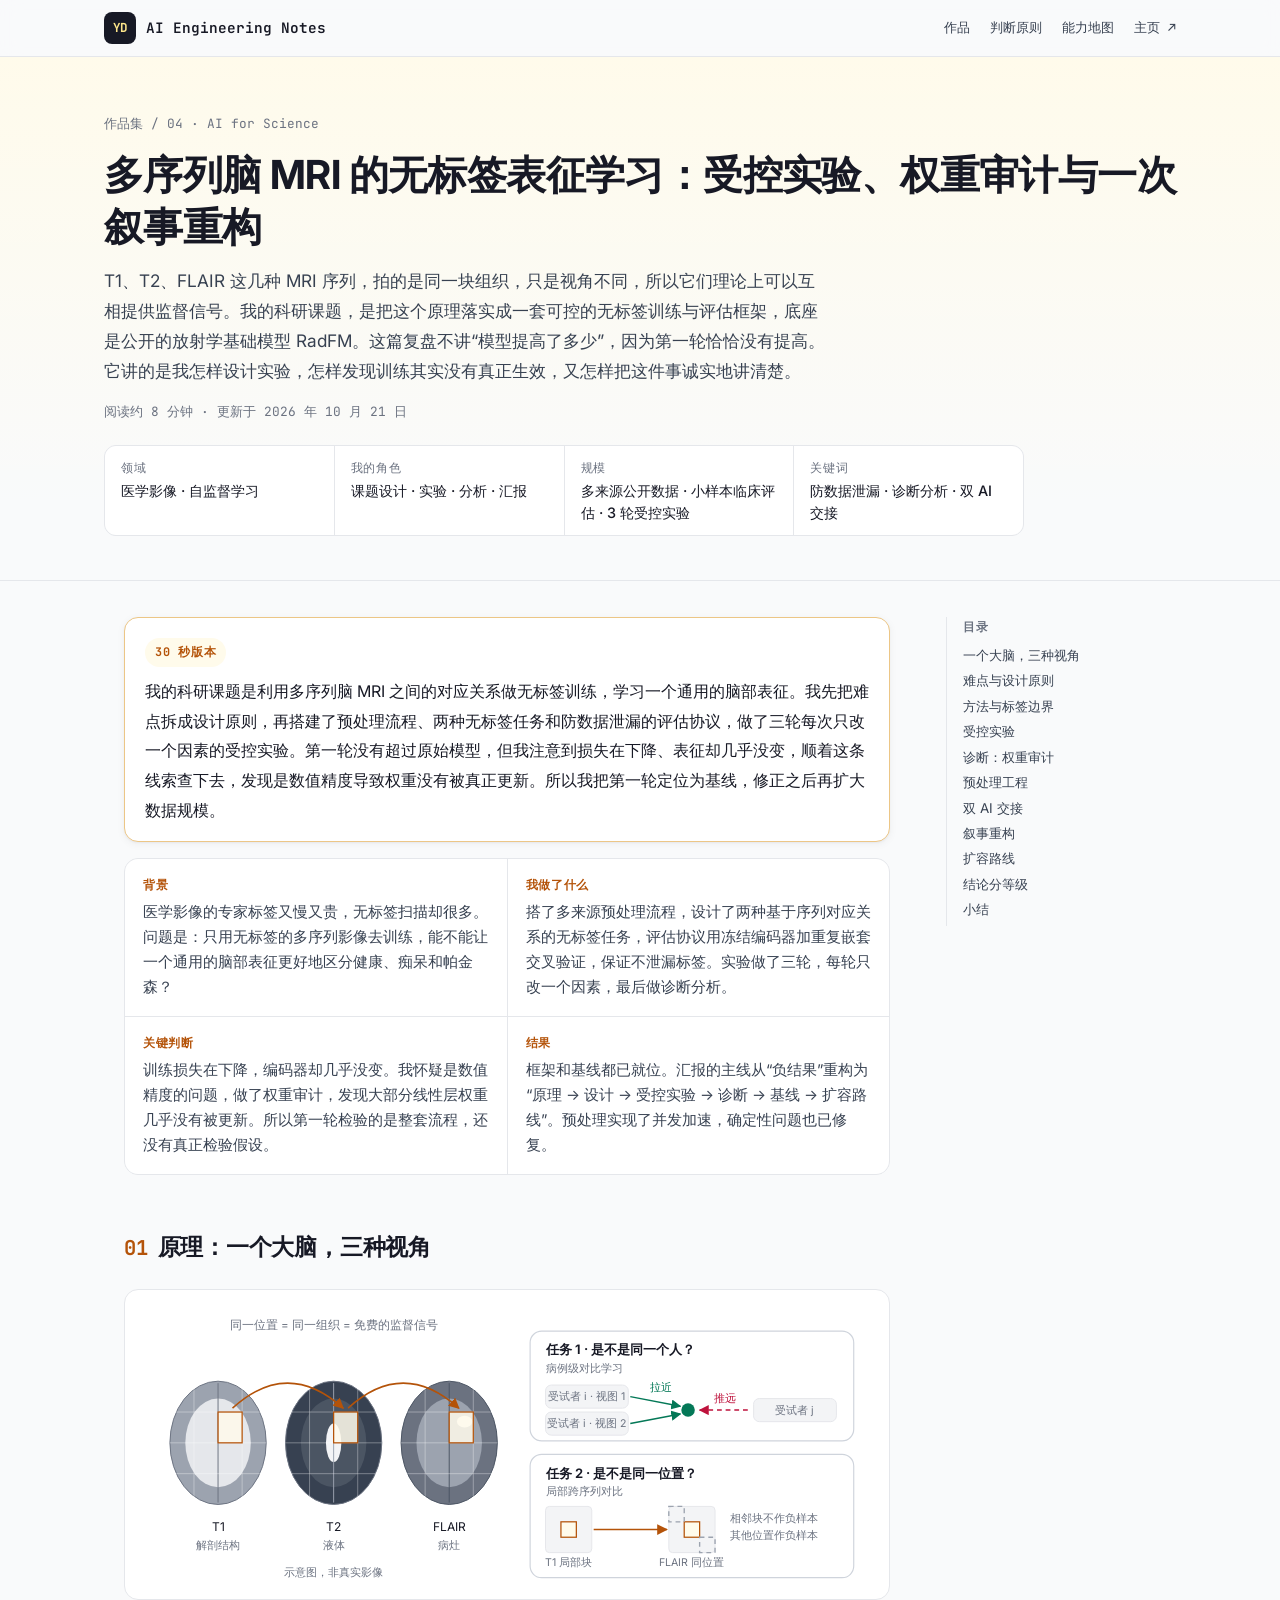
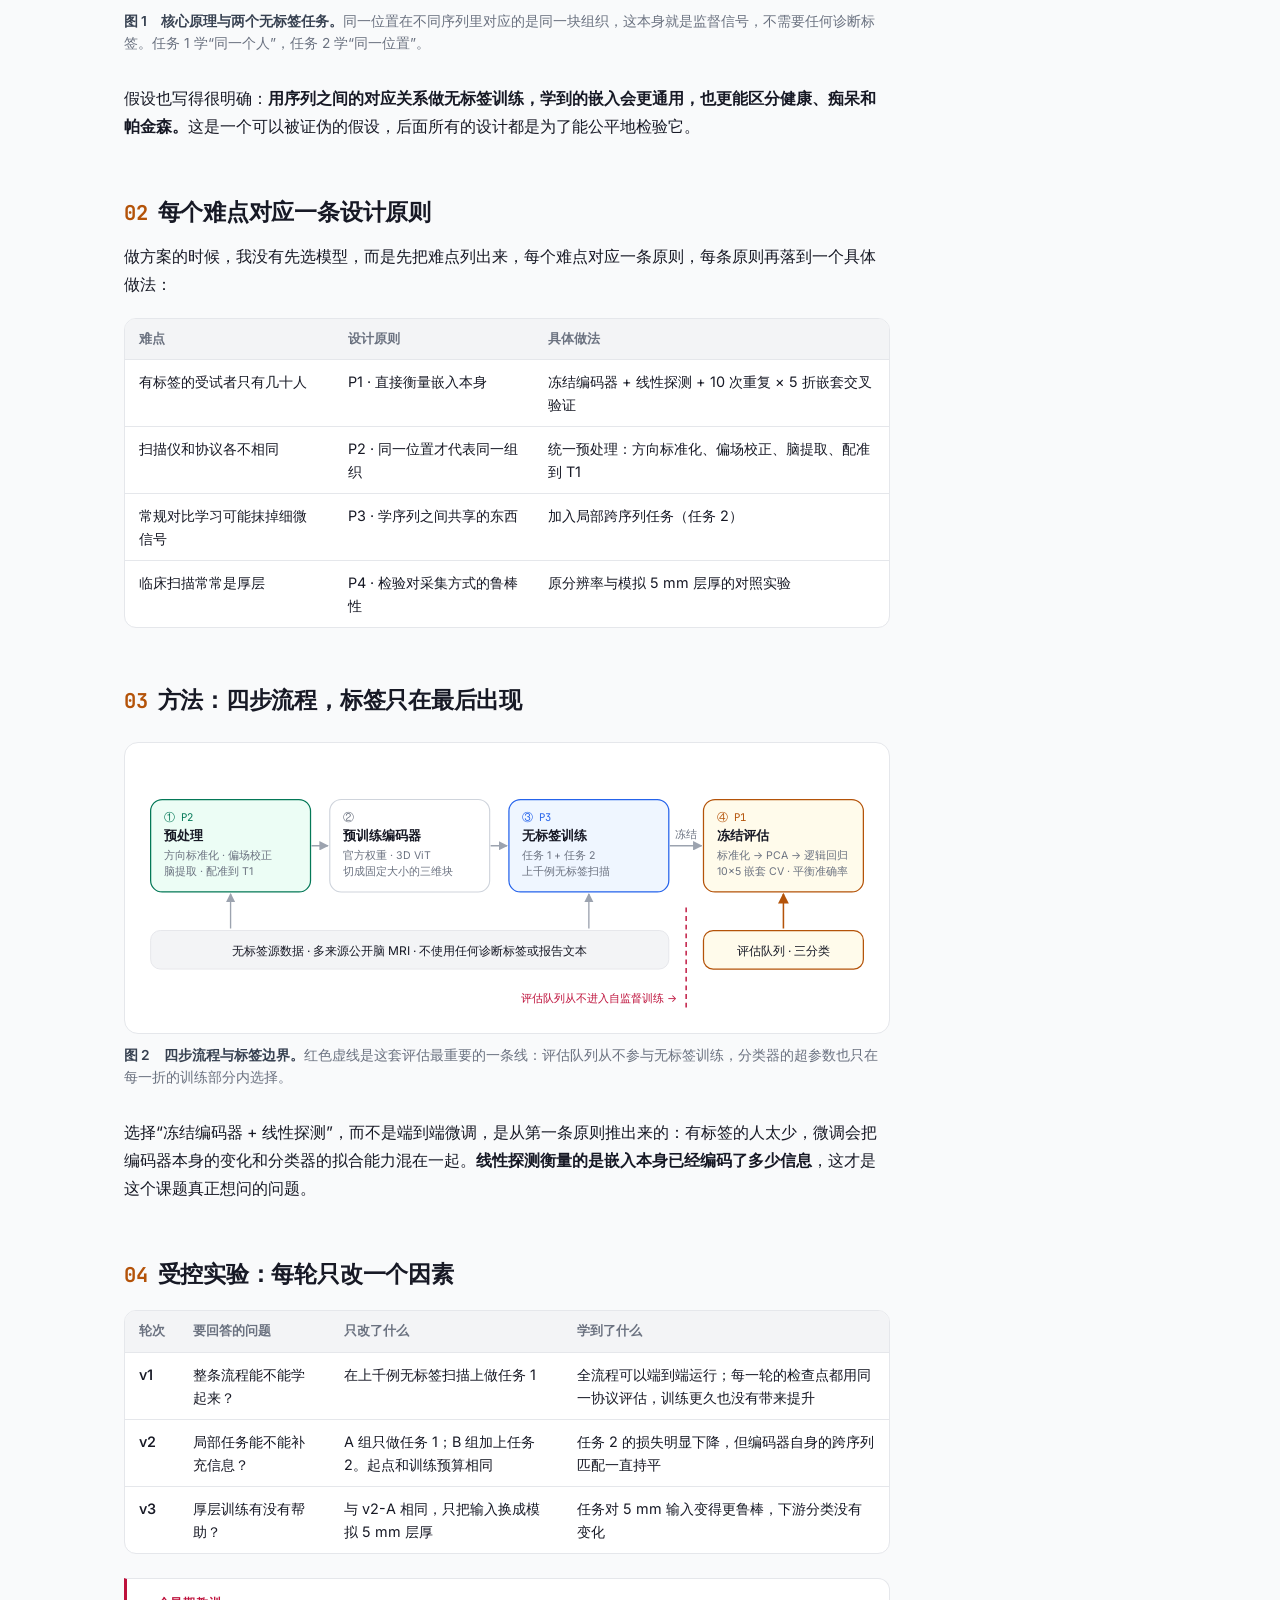
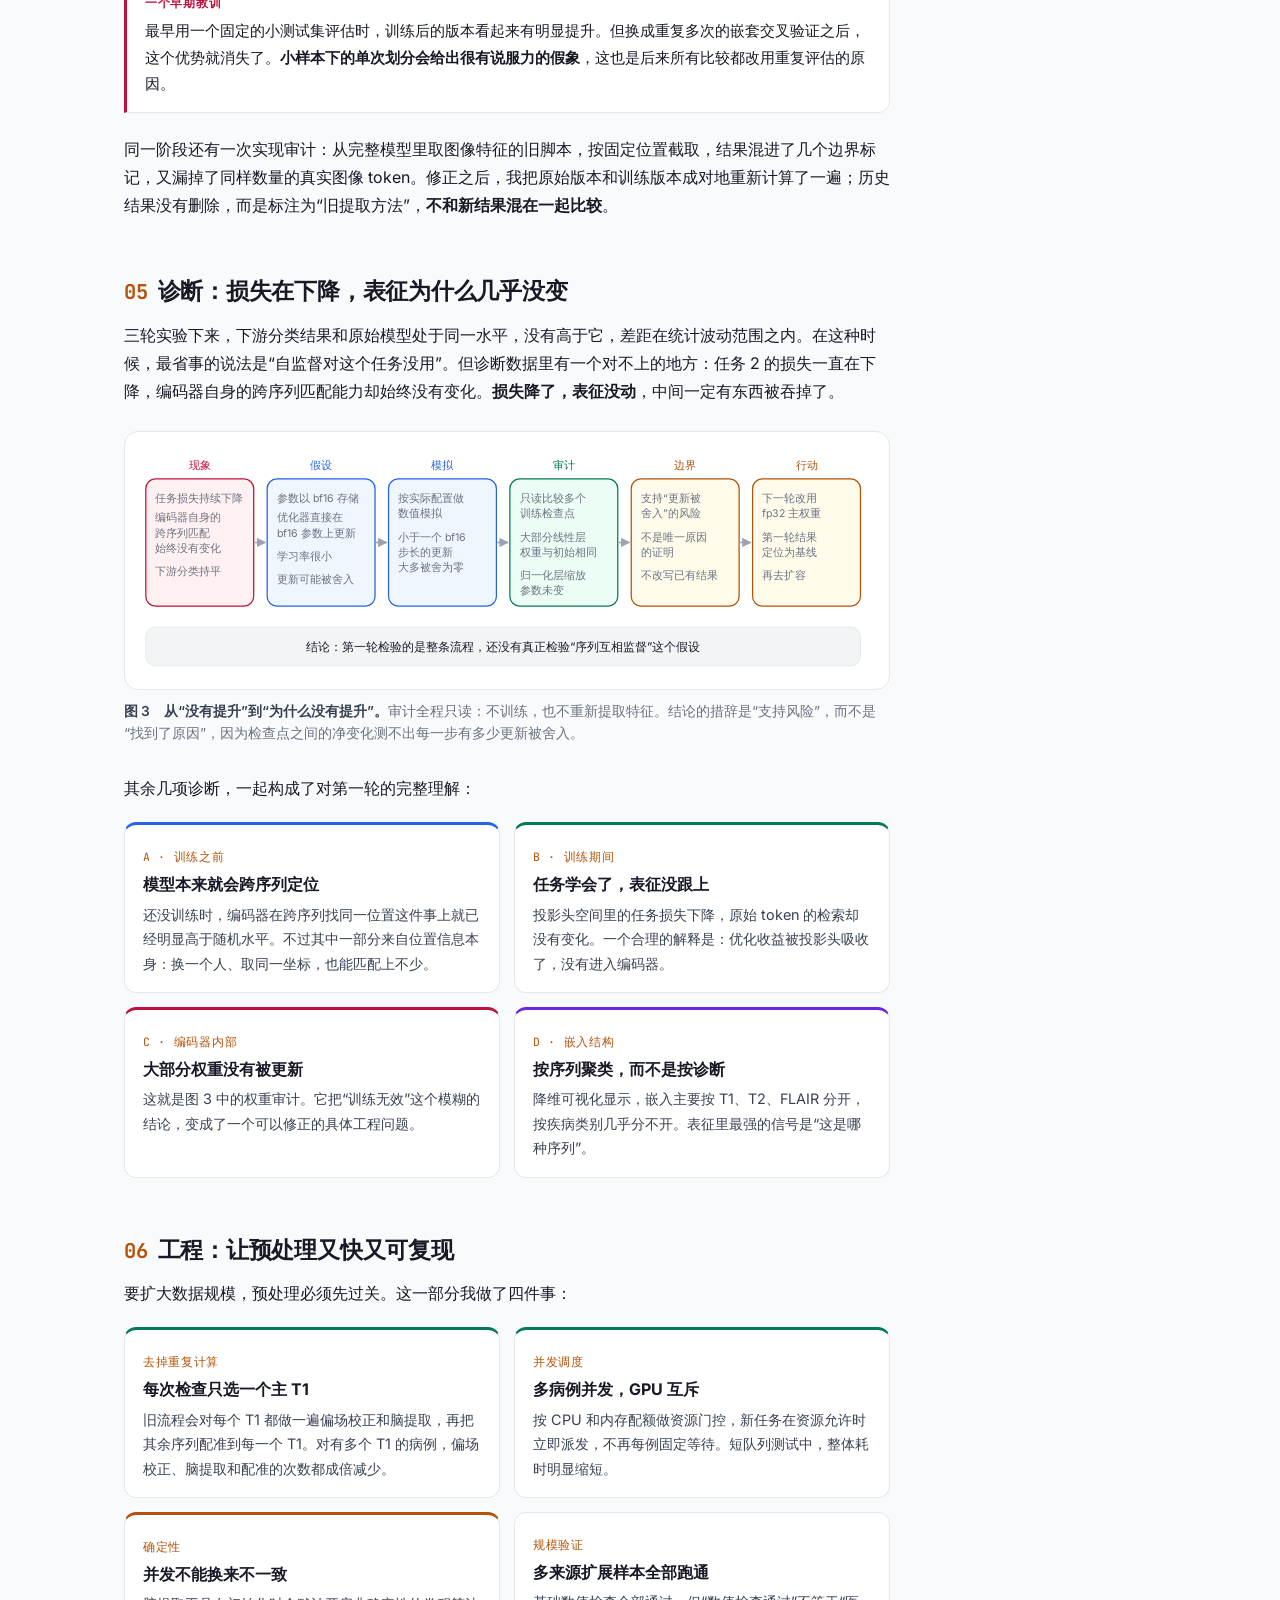
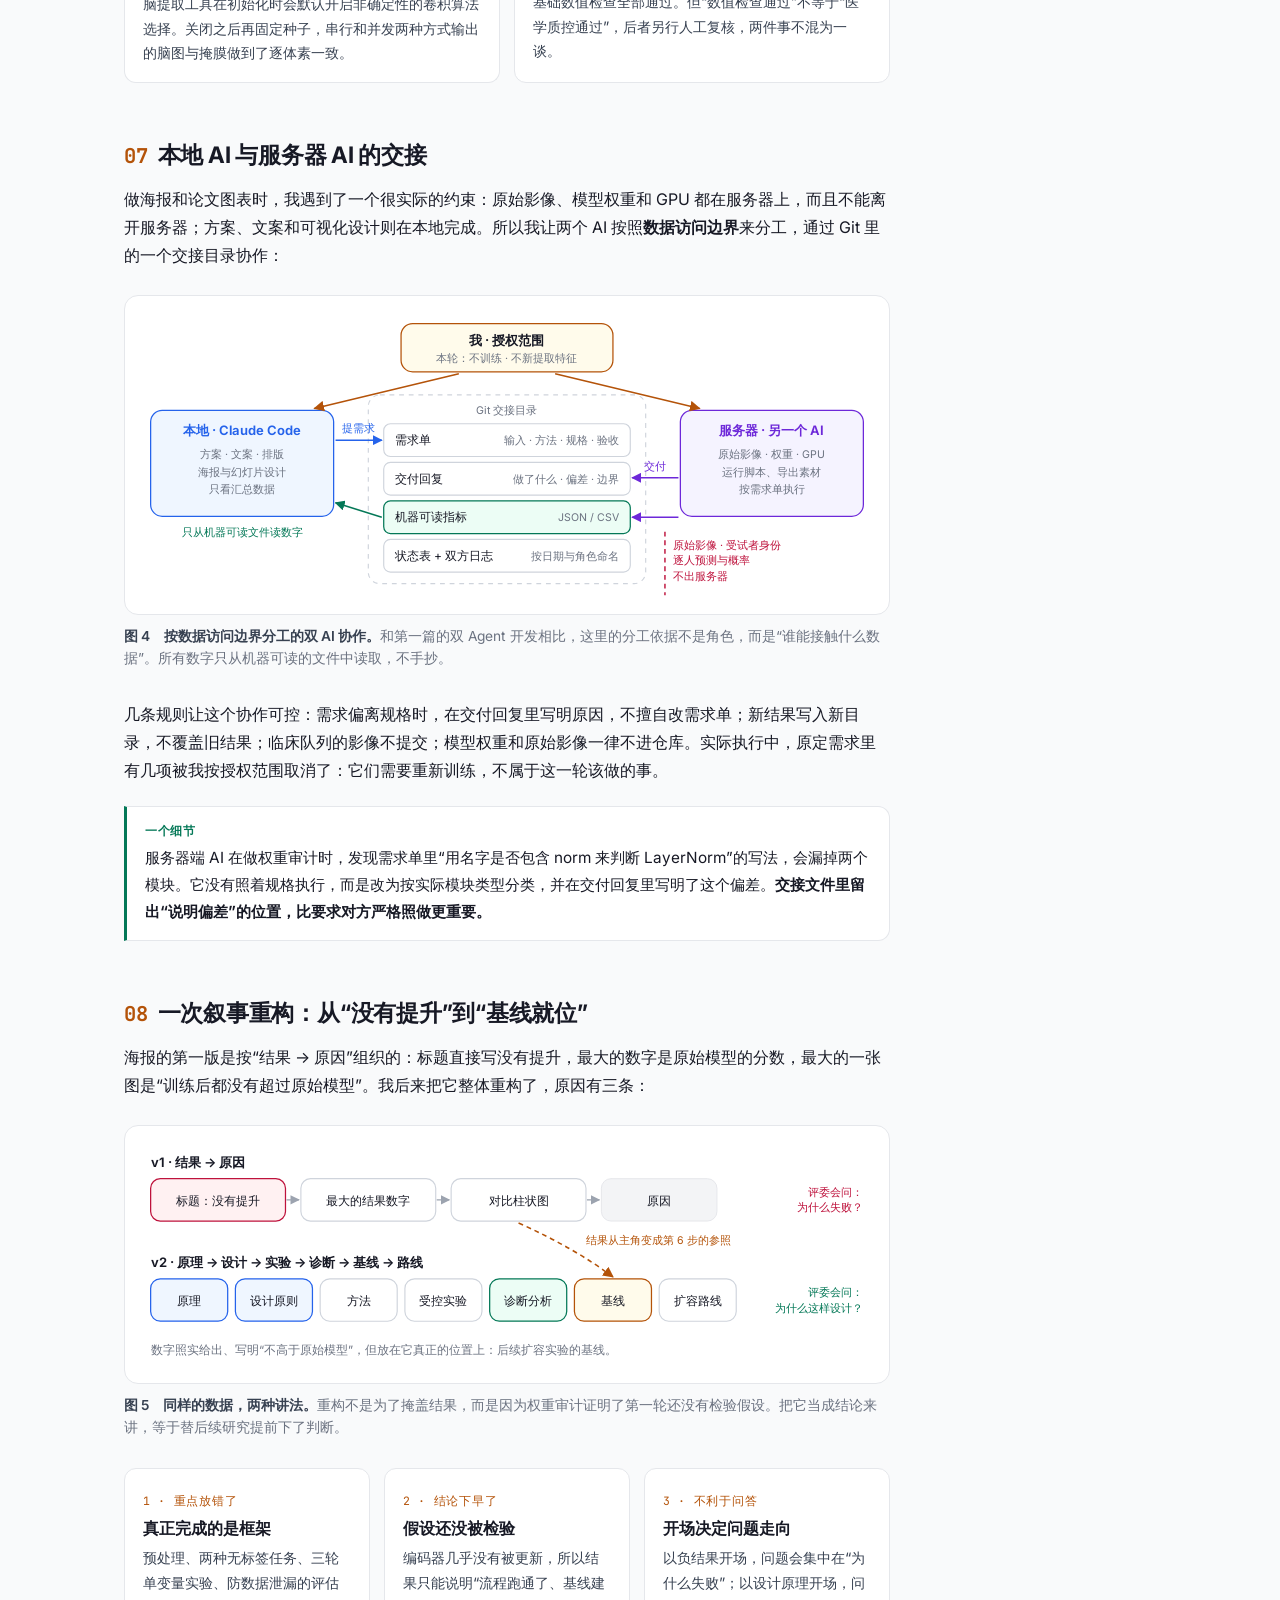
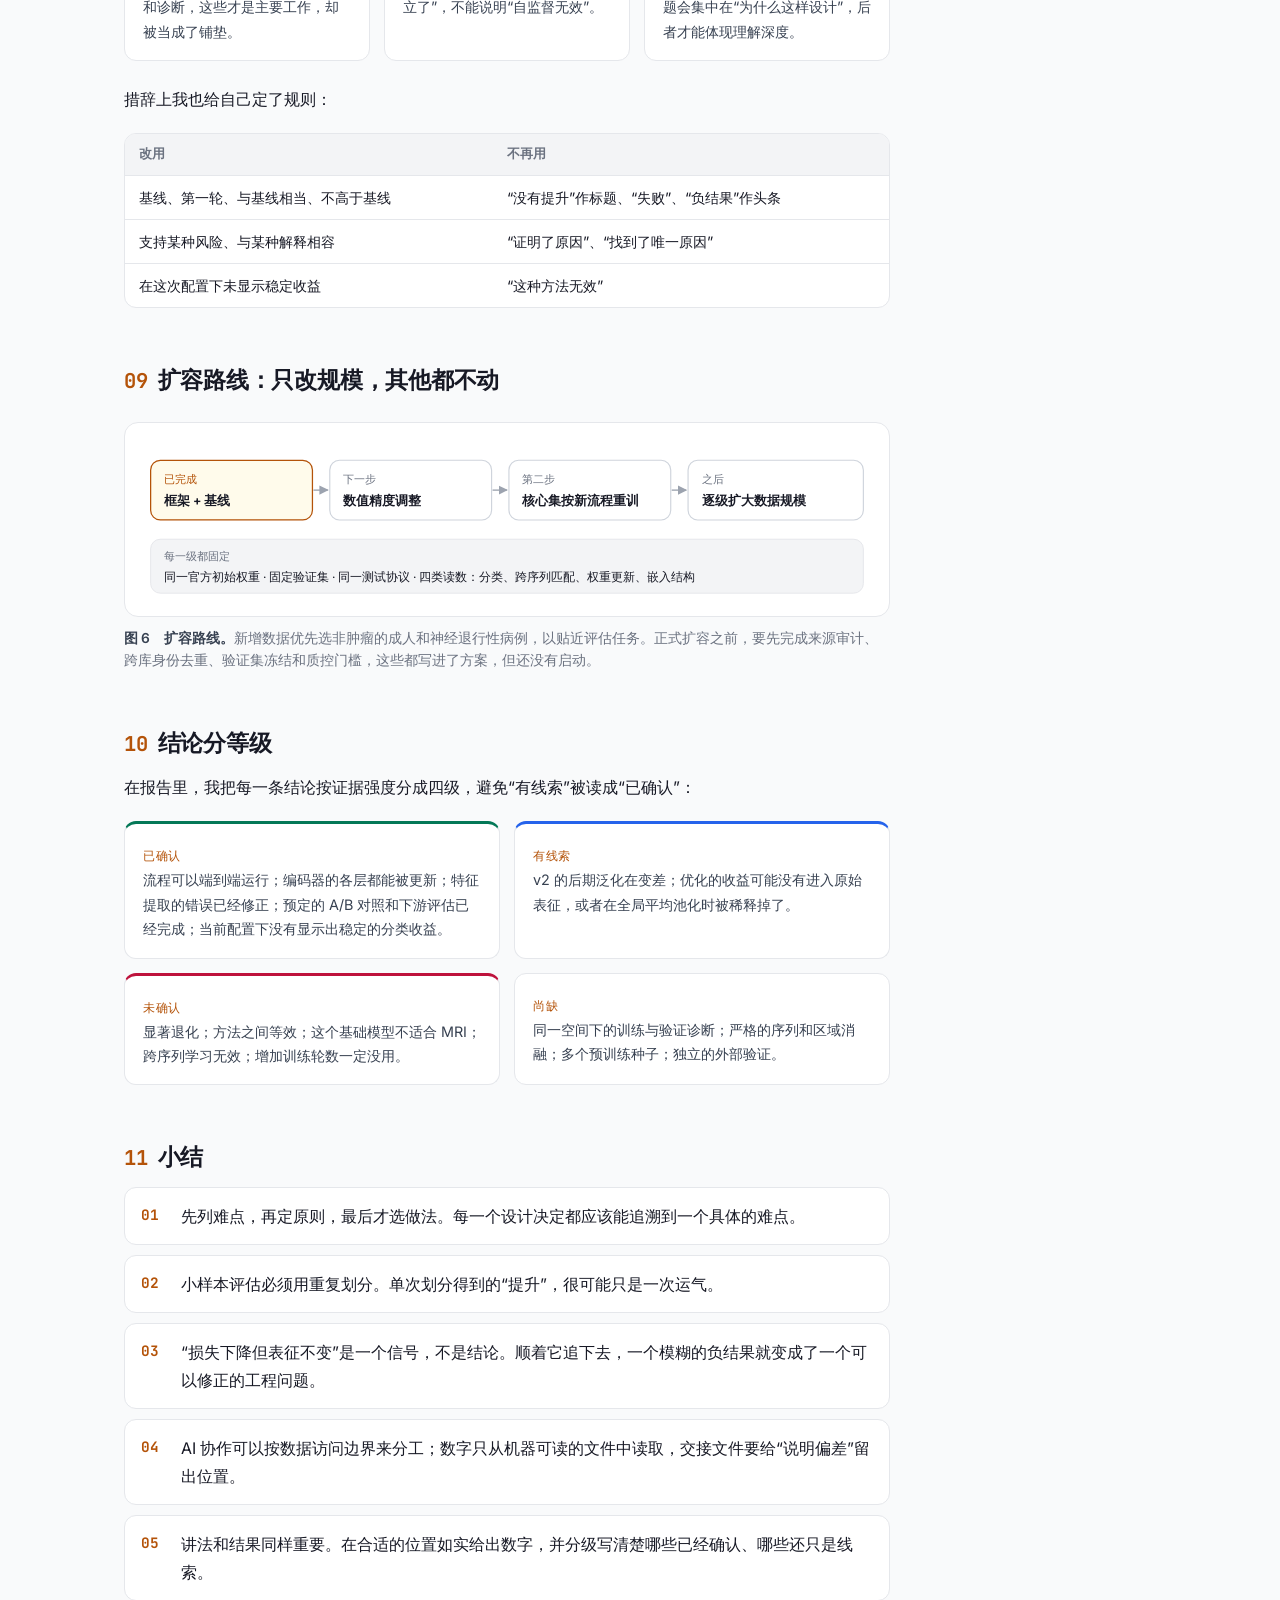
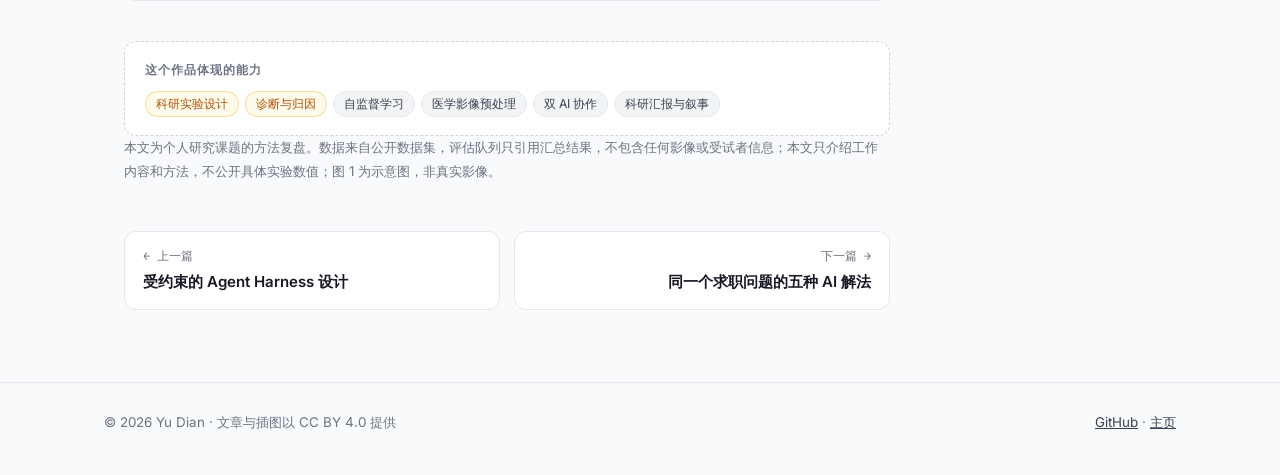
<file: posts/04-mri-label-free-embedding.html>
<!doctype html>
<html lang="zh-CN">
<head>
<meta charset="utf-8">
<meta name="viewport" content="width=device-width, initial-scale=1">
<title>多序列脑 MRI 表征学习 · AI Engineering Notes</title>
<meta name="description" content="用多序列 MRI 之间的对应关系做无标签训练：设计原则、防数据泄漏的评估、每次只改一个因素的受控实验、权重审计诊断、本地与服务器两个 AI 的交接，以及一次汇报叙事的重构。">
<meta property="og:type" content="article">
<meta property="og:title" content="多序列脑 MRI 表征学习 · AI Engineering Notes">
<meta property="og:description" content="用多序列 MRI 之间的对应关系做无标签训练：设计原则、防数据泄漏的评估、每次只改一个因素的受控实验、权重审计诊断、本地与服务器两个 AI 的交接，以及一次汇报叙事的重构。">
<meta property="og:url" content="https://evelyn77yu.github.io/ai-engineering-blog/posts/04-mri-label-free-embedding.html">
<meta property="og:image" content="https://evelyn77yu.github.io/ai-engineering-blog/assets/preview.png">
<meta name="twitter:card" content="summary_large_image">
<link rel="icon" href="data:image/svg+xml,%3Csvg xmlns='http://www.w3.org/2000/svg' viewBox='0 0 64 64'%3E%3Crect width='64' height='64' rx='14' fill='%23171925'/%3E%3Ctext x='32' y='41' font-family='monospace' font-size='26' font-weight='700' fill='%23fde68a' text-anchor='middle'%3EYD%3C/text%3E%3C/svg%3E">
<link rel="preconnect" href="https://fonts.googleapis.com">
<link rel="preconnect" href="https://fonts.gstatic.com" crossorigin>
<link href="https://fonts.googleapis.com/css2?family=Inter:wght@400;500;600;700;800&family=JetBrains+Mono:wght@400;500;600;700&display=swap" rel="stylesheet">
<link rel="stylesheet" href="../assets/site.css">
</head>
<body>
<svg class="svg-defs" aria-hidden="true"><defs>
  <marker id="ar" viewBox="0 0 10 10" refX="9" refY="5" markerWidth="7" markerHeight="7" orient="auto-start-reverse"><path d="M0 0L10 5L0 10z" class="mk"/></marker>
  <marker id="ar-llm" viewBox="0 0 10 10" refX="9" refY="5" markerWidth="7" markerHeight="7" orient="auto-start-reverse"><path d="M0 0L10 5L0 10z" class="mk-llm"/></marker>
  <marker id="ar-tool" viewBox="0 0 10 10" refX="9" refY="5" markerWidth="7" markerHeight="7" orient="auto-start-reverse"><path d="M0 0L10 5L0 10z" class="mk-tool"/></marker>
  <marker id="ar-human" viewBox="0 0 10 10" refX="9" refY="5" markerWidth="7" markerHeight="7" orient="auto-start-reverse"><path d="M0 0L10 5L0 10z" class="mk-human"/></marker>
  <marker id="ar-risk" viewBox="0 0 10 10" refX="9" refY="5" markerWidth="7" markerHeight="7" orient="auto-start-reverse"><path d="M0 0L10 5L0 10z" class="mk-risk"/></marker>
  <marker id="ar-alt" viewBox="0 0 10 10" refX="9" refY="5" markerWidth="7" markerHeight="7" orient="auto-start-reverse"><path d="M0 0L10 5L0 10z" class="mk-alt"/></marker>
</defs></svg>

<header class="nav">
  <div class="nav-inner">
    <a class="brand" href="../index.html"><span class="brand-mark">YD</span><span class="brand-text">AI Engineering Notes</span></a>
    <nav class="nav-links">
      <a href="../index.html#works">作品</a>
      <a href="../index.html#principles">判断原则</a>
      <a href="../index.html#map">能力地图</a>
      <a href="https://evelyn77yu.github.io">主页 ↗</a>
    </nav>
  </div>
</header>

<section class="post-hero">
  <div class="wrap">
    <div class="crumbs"><a href="../index.html">作品集</a> / 04 · AI for Science</div>
    <h1>多序列脑 MRI 的无标签表征学习：受控实验、权重审计与一次叙事重构</h1>
    <p class="lede">T1、T2、FLAIR 这几种 MRI 序列，拍的是同一块组织，只是视角不同，所以它们理论上可以互相提供监督信号。我的科研课题，是把这个原理落实成一套可控的无标签训练与评估框架，底座是公开的放射学基础模型 RadFM。这篇复盘不讲“模型提高了多少”，因为第一轮恰恰没有提高。它讲的是我怎样设计实验，怎样发现训练其实没有真正生效，又怎样把这件事诚实地讲清楚。</p>
    <p class="postinfo">阅读约 8 分钟 · 更新于 2026 年 10 月 21 日</p>
    <dl class="meta">
      <div><dt>领域</dt><dd>医学影像 · 自监督学习</dd></div>
      <div><dt>我的角色</dt><dd>课题设计 · 实验 · 分析 · 汇报</dd></div>
      <div><dt>规模</dt><dd>多来源公开数据 · 小样本临床评估 · 3 轮受控实验</dd></div>
      <div><dt>关键词</dt><dd>防数据泄漏 · 诊断分析 · 双 AI 交接</dd></div>
    </dl>
  </div>
</section>

<div class="layout">
<article class="prose">

  <section class="pitch"><span class="label">30 秒版本</span><p>我的科研课题是利用多序列脑 MRI 之间的对应关系做无标签训练，学习一个通用的脑部表征。我先把难点拆成设计原则，再搭建了预处理流程、两种无标签任务和防数据泄漏的评估协议，做了三轮每次只改一个因素的受控实验。第一轮没有超过原始模型，但我注意到损失在下降、表征却几乎没变，顺着这条线索查下去，发现是数值精度导致权重没有被真正更新。所以我把第一轮定位为基线，修正之后再扩大数据规模。</p></section>

  <div class="tldr">
    <div><h4>背景</h4><p>医学影像的专家标签又慢又贵，无标签扫描却很多。问题是：只用无标签的多序列影像去训练，能不能让一个通用的脑部表征更好地区分健康、痴呆和帕金森？</p></div>
    <div><h4>我做了什么</h4><p>搭了多来源预处理流程，设计了两种基于序列对应关系的无标签任务，评估协议用冻结编码器加重复嵌套交叉验证，保证不泄漏标签。实验做了三轮，每轮只改一个因素，最后做诊断分析。</p></div>
    <div><h4>关键判断</h4><p>训练损失在下降，编码器却几乎没变。我怀疑是数值精度的问题，做了权重审计，发现大部分线性层权重几乎没有被更新。所以第一轮检验的是整套流程，还没有真正检验假设。</p></div>
    <div><h4>结果</h4><p>框架和基线都已就位。汇报的主线从“负结果”重构为“原理 → 设计 → 受控实验 → 诊断 → 基线 → 扩容路线”。预处理实现了并发加速，确定性问题也已修复。</p></div>
  </div>

  <h2 id="principle"><span class="no">01</span>原理：一个大脑，三种视角</h2>
  <figure class="fig">
    <div class="canvas">
      <svg viewBox="0 0 760 290" role="img" aria-label="同一大脑的 T1、T2、FLAIR 三种序列在同一位置对应同一组织，可以构造两种无标签任务：判断是不是同一个人，以及判断是不是同一位置">
        <text x="200" y="22" class="tm" text-anchor="middle">同一位置 = 同一组织 = 免费的监督信号</text>
        <ellipse cx="80" cy="140" rx="50" ry="64" fill="#9ca3af" stroke="#6b7280"/>
        <ellipse cx="80" cy="140" rx="34" ry="46" fill="#e5e7eb"/>
        <line x1="80" y1="78" x2="80" y2="202" stroke="#6b7280"/>
        <ellipse cx="200" cy="140" rx="50" ry="64" fill="#374151" stroke="#6b7280"/>
        <ellipse cx="200" cy="140" rx="34" ry="46" fill="#4b5563"/>
        <ellipse cx="200" cy="140" rx="8" ry="20" fill="#f3f4f6"/>
        <line x1="200" y1="78" x2="200" y2="202" stroke="#9ca3af"/>
        <ellipse cx="320" cy="140" rx="50" ry="64" fill="#6b7280" stroke="#4b5563"/>
        <ellipse cx="320" cy="140" rx="34" ry="46" fill="#9ca3af"/>
        <ellipse cx="336" cy="118" rx="8" ry="6" fill="#f9fafb"/>
        <line x1="320" y1="78" x2="320" y2="202" stroke="#4b5563"/>
        <g stroke="#ffffff" stroke-opacity=".35" fill="none">
          <path d="M30 108H130M30 140H130M30 172H130M55 76V204M105 76V204"/>
          <path d="M150 108H250M150 140H250M150 172H250M175 76V204M225 76V204"/>
          <path d="M270 108H370M270 140H370M270 172H370M295 76V204M345 76V204"/>
        </g>
        <rect x="80" y="108" width="25" height="32" class="human" fill-opacity=".85"/>
        <rect x="200" y="108" width="25" height="32" class="human" fill-opacity=".85"/>
        <rect x="320" y="108" width="25" height="32" class="human" fill-opacity=".85"/>
        <path d="M95 104 Q 152 52 210 104" class="ln-human" marker-end="url(#ar-human)"/>
        <path d="M215 104 Q 272 52 330 104" class="ln-human" marker-end="url(#ar-human)"/>
        <g class="t" text-anchor="middle" style="font-size:12.5px"><text x="80" y="232">T1</text><text x="200" y="232">T2</text><text x="320" y="232">FLAIR</text></g>
        <g class="ts" text-anchor="middle"><text x="80" y="250">解剖结构</text><text x="200" y="250">液体</text><text x="320" y="250">病灶</text></g>
        <text x="200" y="278" class="ts" text-anchor="middle">示意图，非真实影像</text>

        <rect x="404" y="24" width="336" height="114" rx="12" class="bx"/>
        <text x="420" y="48" class="tb">任务 1 · 是不是同一个人？</text>
        <text x="420" y="66" class="ts">病例级对比学习</text>
        <rect x="420" y="80" width="86" height="24" rx="6" class="bx2"/><text x="463" y="96" class="ts" text-anchor="middle">受试者 i · 视图 1</text>
        <rect x="420" y="108" width="86" height="24" rx="6" class="bx2"/><text x="463" y="124" class="ts" text-anchor="middle">受试者 i · 视图 2</text>
        <rect x="636" y="94" width="86" height="24" rx="6" class="bx2"/><text x="679" y="110" class="ts" text-anchor="middle">受试者 j</text>
        <path d="M508 92 L560 102" class="ln-tool" marker-end="url(#ar-tool)"/><path d="M508 120 L560 110" class="ln-tool" marker-end="url(#ar-tool)"/>
        <circle cx="568" cy="106" r="7" class="fill-tool"/>
        <text x="540" y="86" class="ts c-tool" text-anchor="middle">拉近</text>
        <path d="M580 106 L632 106" class="ln-risk dash" marker-start="url(#ar-risk)"/>
        <text x="606" y="98" class="ts c-risk" text-anchor="middle">推远</text>

        <rect x="404" y="152" width="336" height="128" rx="12" class="bx"/>
        <text x="420" y="176" class="tb">任务 2 · 是不是同一位置？</text>
        <text x="420" y="194" class="ts">局部跨序列对比</text>
        <g>
          <rect x="420" y="206" width="48" height="48" rx="4" class="bx2"/><rect x="436" y="222" width="16" height="16" class="human"/>
          <rect x="548" y="206" width="48" height="48" rx="4" class="bx2"/><rect x="564" y="222" width="16" height="16" class="human"/>
          <rect x="548" y="206" width="16" height="16" fill="none" class="ln dash"/><rect x="580" y="238" width="16" height="16" fill="none" class="ln dash"/>
          <path d="M470 230 L546 230" class="ln-human" marker-end="url(#ar-human)"/>
          <text x="444" y="268" class="ts" text-anchor="middle">T1 局部块</text><text x="572" y="268" class="ts" text-anchor="middle">FLAIR 同位置</text>
          <text x="612" y="222" class="ts">相邻块不作负样本</text>
          <text x="612" y="240" class="ts">其他位置作负样本</text>
        </g>
      </svg>
    </div>
    <figcaption><b>图 1　核心原理与两个无标签任务。</b>同一位置在不同序列里对应的是同一块组织，这本身就是监督信号，不需要任何诊断标签。任务 1 学“同一个人”，任务 2 学“同一位置”。</figcaption>
  </figure>
  <p>假设也写得很明确：<strong>用序列之间的对应关系做无标签训练，学到的嵌入会更通用，也更能区分健康、痴呆和帕金森。</strong>这是一个可以被证伪的假设，后面所有的设计都是为了能公平地检验它。</p>

  <h2 id="principles"><span class="no">02</span>每个难点对应一条设计原则</h2>
  <p>做方案的时候，我没有先选模型，而是先把难点列出来，每个难点对应一条原则，每条原则再落到一个具体做法：</p>
  <div class="tbl-wrap">
    <table class="tbl">
      <thead><tr><th>难点</th><th>设计原则</th><th>具体做法</th></tr></thead>
      <tbody>
        <tr><td>有标签的受试者只有几十人</td><td>P1 · 直接衡量嵌入本身</td><td>冻结编码器 + 线性探测 + 10 次重复 × 5 折嵌套交叉验证</td></tr>
        <tr><td>扫描仪和协议各不相同</td><td>P2 · 同一位置才代表同一组织</td><td>统一预处理：方向标准化、偏场校正、脑提取、配准到 T1</td></tr>
        <tr><td>常规对比学习可能抹掉细微信号</td><td>P3 · 学序列之间共享的东西</td><td>加入局部跨序列任务（任务 2）</td></tr>
        <tr><td>临床扫描常常是厚层</td><td>P4 · 检验对采集方式的鲁棒性</td><td>原分辨率与模拟 5 mm 层厚的对照实验</td></tr>
      </tbody>
    </table>
  </div>

  <h2 id="method"><span class="no">03</span>方法：四步流程，标签只在最后出现</h2>
  <figure class="fig">
    <div class="canvas">
      <svg viewBox="0 0 760 270" role="img" aria-label="方法流程：无标签源数据经过预处理、预训练编码器和无标签训练，评估队列只在最后的冻结评估步骤使用，从不进入训练">
        <rect x="10" y="40" width="166" height="96" rx="12" class="tool"/>
        <text x="24" y="62" class="ts tmono c-tool">① P2</text><text x="24" y="82" class="tb">预处理</text>
        <text x="24" y="102" class="ts">方向标准化 · 偏场校正</text><text x="24" y="118" class="ts">脑提取 · 配准到 T1</text>
        <rect x="196" y="40" width="166" height="96" rx="12" class="bx"/>
        <text x="210" y="62" class="ts tmono">②</text><text x="210" y="82" class="tb">预训练编码器</text>
        <text x="210" y="102" class="ts">官方权重 · 3D ViT</text><text x="210" y="118" class="ts">切成固定大小的三维块</text>
        <rect x="382" y="40" width="166" height="96" rx="12" class="llm"/>
        <text x="396" y="62" class="ts tmono c-llm">③ P3</text><text x="396" y="82" class="tb">无标签训练</text>
        <text x="396" y="102" class="ts">任务 1 + 任务 2</text><text x="396" y="118" class="ts">上千例无标签扫描</text>
        <rect x="584" y="40" width="166" height="96" rx="12" class="human"/>
        <text x="598" y="62" class="ts tmono c-human">④ P1</text><text x="598" y="82" class="tb">冻结评估</text>
        <text x="598" y="102" class="ts">标准化 → PCA → 逻辑回归</text><text x="598" y="118" class="ts">10×5 嵌套 CV · 平衡准确率</text>
        <path d="M177 88 L194 88" class="ln" marker-end="url(#ar)"/><path d="M363 88 L380 88" class="ln" marker-end="url(#ar)"/><path d="M549 88 L582 88" class="ln" marker-end="url(#ar)"/>
        <text x="566" y="80" class="ts" text-anchor="middle">冻结</text>

        <rect x="10" y="176" width="538" height="40" rx="10" class="bx2"/>
        <text x="279" y="201" class="t" style="font-size:12.5px" text-anchor="middle">无标签源数据 · 多来源公开脑 MRI · 不使用任何诊断标签或报告文本</text>
        <path d="M93 174 L93 138" class="ln" marker-end="url(#ar)"/><path d="M465 174 L465 138" class="ln" marker-end="url(#ar)"/>
        <rect x="584" y="176" width="166" height="40" rx="10" class="human"/>
        <text x="667" y="201" class="t" style="font-size:12.5px" text-anchor="middle">评估队列 · 三分类</text>
        <path d="M667 174 L667 138" class="ln-human" marker-end="url(#ar-human)"/>
        <line x1="566" y1="152" x2="566" y2="256" class="ln-risk dash" stroke-width="2"/>
        <text x="556" y="250" class="ts c-risk" text-anchor="end">评估队列从不进入自监督训练 →</text>
      </svg>
    </div>
    <figcaption><b>图 2　四步流程与标签边界。</b>红色虚线是这套评估最重要的一条线：评估队列从不参与无标签训练，分类器的超参数也只在每一折的训练部分内选择。</figcaption>
  </figure>
  <p>选择“冻结编码器 + 线性探测”，而不是端到端微调，是从第一条原则推出来的：有标签的人太少，微调会把编码器本身的变化和分类器的拟合能力混在一起。<strong>线性探测衡量的是嵌入本身已经编码了多少信息</strong>，这才是这个课题真正想问的问题。</p>

  <h2 id="experiments"><span class="no">04</span>受控实验：每轮只改一个因素</h2>
  <div class="tbl-wrap">
    <table class="tbl">
      <thead><tr><th>轮次</th><th>要回答的问题</th><th>只改了什么</th><th>学到了什么</th></tr></thead>
      <tbody>
        <tr><td>v1</td><td>整条流程能不能学起来？</td><td>在上千例无标签扫描上做任务 1</td><td>全流程可以端到端运行；每一轮的检查点都用同一协议评估，训练更久也没有带来提升</td></tr>
        <tr><td>v2</td><td>局部任务能不能补充信息？</td><td>A 组只做任务 1；B 组加上任务 2。起点和训练预算相同</td><td>任务 2 的损失明显下降，但编码器自身的跨序列匹配一直持平</td></tr>
        <tr><td>v3</td><td>厚层训练有没有帮助？</td><td>与 v2-A 相同，只把输入换成模拟 5 mm 层厚</td><td>任务对 5 mm 输入变得更鲁棒，下游分类没有变化</td></tr>
      </tbody>
    </table>
  </div>
  <div class="callout risk"><span class="label">一个早期教训</span><p>最早用一个固定的小测试集评估时，训练后的版本看起来有明显提升。但换成重复多次的嵌套交叉验证之后，这个优势就消失了。<strong>小样本下的单次划分会给出很有说服力的假象</strong>，这也是后来所有比较都改用重复评估的原因。</p></div>
  <p>同一阶段还有一次实现审计：从完整模型里取图像特征的旧脚本，按固定位置截取，结果混进了几个边界标记，又漏掉了同样数量的真实图像 token。修正之后，我把原始版本和训练版本成对地重新计算了一遍；历史结果没有删除，而是标注为“旧提取方法”，<strong>不和新结果混在一起比较</strong>。</p>

  <h2 id="diagnosis"><span class="no">05</span>诊断：损失在下降，表征为什么几乎没变</h2>
  <p>三轮实验下来，下游分类结果和原始模型处于同一水平，没有高于它，差距在统计波动范围之内。在这种时候，最省事的说法是“自监督对这个任务没用”。但诊断数据里有一个对不上的地方：任务 2 的损失一直在下降，编码器自身的跨序列匹配能力却始终没有变化。<strong>损失降了，表征没动</strong>，中间一定有东西被吞掉了。</p>

  <figure class="fig">
    <div class="canvas">
      <svg viewBox="0 0 760 236" role="img" aria-label="诊断证据链：从损失下降但表征不变的现象，到数值精度假设、数值模拟、只读权重审计，再到写清结论边界和下一步行动">
        <g class="ts tmono" text-anchor="middle">
          <text x="61" y="20" class="c-risk">现象</text><text x="187" y="20" class="c-llm">假设</text><text x="313" y="20" class="c-llm">模拟</text><text x="439" y="20" class="c-tool">审计</text><text x="565" y="20" class="c-human">边界</text><text x="691" y="20" class="c-human">行动</text>
        </g>
        <rect x="5" y="30" width="112" height="132" rx="10" class="risk"/>
        <g class="ts"><text x="15" y="54">任务损失持续下降</text><text x="15" y="74">编码器自身的</text><text x="15" y="90">跨序列匹配</text><text x="15" y="106">始终没有变化</text><text x="15" y="130">下游分类持平</text></g>
        <rect x="131" y="30" width="112" height="132" rx="10" class="llm"/>
        <g class="ts"><text x="141" y="54">参数以 bf16 存储</text><text x="141" y="74">优化器直接在</text><text x="141" y="90">bf16 参数上更新</text><text x="141" y="114">学习率很小</text><text x="141" y="138">更新可能被舍入</text></g>
        <rect x="257" y="30" width="112" height="132" rx="10" class="llm"/>
        <g class="ts"><text x="267" y="54">按实际配置做</text><text x="267" y="70">数值模拟</text><text x="267" y="94">小于一个 bf16</text><text x="267" y="110">步长的更新</text><text x="267" y="126">大多被舍为零</text></g>
        <rect x="383" y="30" width="112" height="132" rx="10" class="tool"/>
        <g class="ts"><text x="393" y="54">只读比较多个</text><text x="393" y="70">训练检查点</text><text x="393" y="94">大部分线性层</text><text x="393" y="110">权重与初始相同</text><text x="393" y="134">归一化层缩放</text><text x="393" y="150">参数未变</text></g>
        <rect x="509" y="30" width="112" height="132" rx="10" class="human"/>
        <g class="ts"><text x="519" y="54">支持“更新被</text><text x="519" y="70">舍入”的风险</text><text x="519" y="94">不是唯一原因</text><text x="519" y="110">的证明</text><text x="519" y="134">不改写已有结果</text></g>
        <rect x="635" y="30" width="112" height="132" rx="10" class="human"/>
        <g class="ts"><text x="645" y="54">下一轮改用</text><text x="645" y="70">fp32 主权重</text><text x="645" y="94">第一轮结果</text><text x="645" y="110">定位为基线</text><text x="645" y="134">再去扩容</text></g>
        <path d="M118 96 L129 96" class="ln" marker-end="url(#ar)"/><path d="M244 96 L255 96" class="ln" marker-end="url(#ar)"/><path d="M370 96 L381 96" class="ln" marker-end="url(#ar)"/><path d="M496 96 L507 96" class="ln" marker-end="url(#ar)"/><path d="M622 96 L633 96" class="ln" marker-end="url(#ar)"/>
        <rect x="5" y="184" width="742" height="40" rx="10" class="bx2"/>
        <text x="376" y="209" class="t" style="font-size:12.5px" text-anchor="middle">结论：第一轮检验的是整条流程，还没有真正检验“序列互相监督”这个假设</text>
      </svg>
    </div>
    <figcaption><b>图 3　从“没有提升”到“为什么没有提升”。</b>审计全程只读：不训练，也不重新提取特征。结论的措辞是“支持风险”，而不是“找到了原因”，因为检查点之间的净变化测不出每一步有多少更新被舍入。</figcaption>
  </figure>

  <p>其余几项诊断，一起构成了对第一轮的完整理解：</p>
  <div class="cards">
    <div class="card llm"><span class="tag">A · 训练之前</span><h4>模型本来就会跨序列定位</h4><p>还没训练时，编码器在跨序列找同一位置这件事上就已经明显高于随机水平。不过其中一部分来自位置信息本身：换一个人、取同一坐标，也能匹配上不少。</p></div>
    <div class="card tool"><span class="tag">B · 训练期间</span><h4>任务学会了，表征没跟上</h4><p>投影头空间里的任务损失下降，原始 token 的检索却没有变化。一个合理的解释是：优化收益被投影头吸收了，没有进入编码器。</p></div>
    <div class="card risk"><span class="tag">C · 编码器内部</span><h4>大部分权重没有被更新</h4><p>这就是图 3 中的权重审计。它把“训练无效”这个模糊的结论，变成了一个可以修正的具体工程问题。</p></div>
    <div class="card alt"><span class="tag">D · 嵌入结构</span><h4>按序列聚类，而不是按诊断</h4><p>降维可视化显示，嵌入主要按 T1、T2、FLAIR 分开，按疾病类别几乎分不开。表征里最强的信号是“这是哪种序列”。</p></div>
  </div>

  <h2 id="engineering"><span class="no">06</span>工程：让预处理又快又可复现</h2>
  <p>要扩大数据规模，预处理必须先过关。这一部分我做了四件事：</p>
  <div class="cards">
    <div class="card tool"><span class="tag">去掉重复计算</span><h4>每次检查只选一个主 T1</h4><p>旧流程会对每个 T1 都做一遍偏场校正和脑提取，再把其余序列配准到每一个 T1。对有多个 T1 的病例，偏场校正、脑提取和配准的次数都成倍减少。</p></div>
    <div class="card tool"><span class="tag">并发调度</span><h4>多病例并发，GPU 互斥</h4><p>按 CPU 和内存配额做资源门控，新任务在资源允许时立即派发，不再每例固定等待。短队列测试中，整体耗时明显缩短。</p></div>
    <div class="card human"><span class="tag">确定性</span><h4>并发不能换来不一致</h4><p>脑提取工具在初始化时会默认开启非确定性的卷积算法选择。关闭之后再固定种子，串行和并发两种方式输出的脑图与掩膜做到了逐体素一致。</p></div>
    <div class="card"><span class="tag">规模验证</span><h4>多来源扩展样本全部跑通</h4><p>基础数值检查全部通过。但“数值检查通过”不等于“医学质控通过”，后者另行人工复核，两件事不混为一谈。</p></div>
  </div>

  <h2 id="handoff"><span class="no">07</span>本地 AI 与服务器 AI 的交接</h2>
  <p>做海报和论文图表时，我遇到了一个很实际的约束：原始影像、模型权重和 GPU 都在服务器上，而且不能离开服务器；方案、文案和可视化设计则在本地完成。所以我让两个 AI 按照<strong>数据访问边界</strong>来分工，通过 Git 里的一个交接目录协作：</p>
  <figure class="fig">
    <div class="canvas">
      <svg viewBox="0 0 760 300" role="img" aria-label="本地 Claude Code 负责方案与可视化，服务器端 AI 负责数据与运行，二者通过 Git 交接目录中的需求单、交付回复、机器可读指标和状态表协作；原始影像和身份信息不出服务器">
        <rect x="270" y="10" width="220" height="50" rx="12" class="human"/>
        <text x="380" y="32" class="tb" text-anchor="middle">我 · 授权范围</text>
        <text x="380" y="50" class="ts" text-anchor="middle">本轮：不训练 · 不新提取特征</text>

        <rect x="10" y="100" width="190" height="110" rx="12" class="llm"/>
        <text x="105" y="126" class="tb c-llm" text-anchor="middle">本地 · Claude Code</text>
        <g class="ts" text-anchor="middle"><text x="105" y="150">方案 · 文案 · 排版</text><text x="105" y="168">海报与幻灯片设计</text><text x="105" y="186">只看汇总数据</text></g>

        <rect x="560" y="100" width="190" height="110" rx="12" class="alt"/>
        <text x="655" y="126" class="tb c-alt" text-anchor="middle">服务器 · 另一个 AI</text>
        <g class="ts" text-anchor="middle"><text x="655" y="150">原始影像 · 权重 · GPU</text><text x="655" y="168">运行脚本、导出素材</text><text x="655" y="186">按需求单执行</text></g>

        <rect x="236" y="84" width="288" height="196" rx="12" class="zone"/>
        <text x="380" y="104" class="ts" text-anchor="middle">Git 交接目录</text>
        <rect x="252" y="114" width="256" height="34" rx="7" class="bx"/><text x="264" y="135" class="t" style="font-size:12.5px">需求单</text><text x="496" y="135" class="ts" text-anchor="end">输入 · 方法 · 规格 · 验收</text>
        <rect x="252" y="154" width="256" height="34" rx="7" class="bx"/><text x="264" y="175" class="t" style="font-size:12.5px">交付回复</text><text x="496" y="175" class="ts" text-anchor="end">做了什么 · 偏差 · 边界</text>
        <rect x="252" y="194" width="256" height="34" rx="7" class="tool"/><text x="264" y="215" class="t" style="font-size:12.5px">机器可读指标</text><text x="496" y="215" class="ts" text-anchor="end">JSON / CSV</text>
        <rect x="252" y="234" width="256" height="34" rx="7" class="bx"/><text x="264" y="255" class="t" style="font-size:12.5px">状态表 + 双方日志</text><text x="496" y="255" class="ts" text-anchor="end">按日期与角色命名</text>

        <path d="M202 131 L250 131" class="ln-llm" marker-end="url(#ar-llm)"/>
        <text x="226" y="123" class="ts c-llm" text-anchor="middle">提需求</text>
        <path d="M558 170 L510 170" class="ln-alt" marker-end="url(#ar-alt)"/>
        <path d="M558 211 L510 211" class="ln-alt" marker-end="url(#ar-alt)"/>
        <text x="534" y="162" class="ts c-alt" text-anchor="middle">交付</text>
        <path d="M250 211 L202 196" class="ln-tool" marker-end="url(#ar-tool)"/>
        <text x="105" y="230" class="ts c-tool" text-anchor="middle">只从机器可读文件读数字</text>
        <path d="M330 62 L180 98" class="ln-human" marker-end="url(#ar-human)"/><path d="M430 62 L580 98" class="ln-human" marker-end="url(#ar-human)"/>

        <line x1="544" y1="226" x2="544" y2="292" class="ln-risk dash" stroke-width="2"/>
        <text x="552" y="244" class="ts c-risk">原始影像 · 受试者身份</text>
        <text x="552" y="260" class="ts c-risk">逐人预测与概率</text>
        <text x="552" y="276" class="ts c-risk">不出服务器</text>
      </svg>
    </div>
    <figcaption><b>图 4　按数据访问边界分工的双 AI 协作。</b>和第一篇的双 Agent 开发相比，这里的分工依据不是角色，而是“谁能接触什么数据”。所有数字只从机器可读的文件中读取，不手抄。</figcaption>
  </figure>
  <p>几条规则让这个协作可控：需求偏离规格时，在交付回复里写明原因，不擅自改需求单；新结果写入新目录，不覆盖旧结果；临床队列的影像不提交；模型权重和原始影像一律不进仓库。实际执行中，原定需求里有几项被我按授权范围取消了：它们需要重新训练，不属于这一轮该做的事。</p>
  <div class="callout tool"><span class="label">一个细节</span><p>服务器端 AI 在做权重审计时，发现需求单里“用名字是否包含 norm 来判断 LayerNorm”的写法，会漏掉两个模块。它没有照着规格执行，而是改为按实际模块类型分类，并在交付回复里写明了这个偏差。<strong>交接文件里留出“说明偏差”的位置，比要求对方严格照做更重要。</strong></p></div>

  <h2 id="narrative"><span class="no">08</span>一次叙事重构：从“没有提升”到“基线就位”</h2>
  <p>海报的第一版是按“结果 → 原因”组织的：标题直接写没有提升，最大的数字是原始模型的分数，最大的一张图是“训练后都没有超过原始模型”。我后来把它整体重构了，原因有三条：</p>
  <figure class="fig">
    <div class="canvas">
      <svg viewBox="0 0 760 236" role="img" aria-label="叙事重构：第一版以没有提升开场，评委会问为什么失败；第二版从原理、设计、受控实验、诊断讲到基线和扩容路线，评委会问为什么这样设计">
        <text x="10" y="24" class="tb">v1 · 结果 → 原因</text>
        <rect x="10" y="36" width="140" height="44" rx="10" class="risk"/><text x="80" y="63" class="t" style="font-size:12.5px" text-anchor="middle">标题：没有提升</text>
        <rect x="166" y="36" width="140" height="44" rx="10" class="bx"/><text x="236" y="63" class="t" style="font-size:12.5px" text-anchor="middle">最大的结果数字</text>
        <rect x="322" y="36" width="140" height="44" rx="10" class="bx"/><text x="392" y="63" class="t" style="font-size:12.5px" text-anchor="middle">对比柱状图</text>
        <rect x="478" y="36" width="120" height="44" rx="10" class="bx2"/><text x="538" y="63" class="t" style="font-size:12.5px" text-anchor="middle">原因</text>
        <path d="M151 58 L164 58" class="ln" marker-end="url(#ar)"/><path d="M307 58 L320 58" class="ln" marker-end="url(#ar)"/><path d="M463 58 L476 58" class="ln" marker-end="url(#ar)"/>
        <text x="750" y="54" class="ts c-risk" text-anchor="end">评委会问：</text><text x="750" y="70" class="ts c-risk" text-anchor="end">为什么失败？</text>

        <text x="10" y="128" class="tb">v2 · 原理 → 设计 → 实验 → 诊断 → 基线 → 路线</text>
        <g class="t" style="font-size:12px" text-anchor="middle">
          <rect x="10" y="140" width="80" height="44" rx="10" class="llm"/><text x="50" y="167">原理</text>
          <rect x="98" y="140" width="80" height="44" rx="10" class="llm"/><text x="138" y="167">设计原则</text>
          <rect x="186" y="140" width="80" height="44" rx="10" class="bx"/><text x="226" y="167">方法</text>
          <rect x="274" y="140" width="80" height="44" rx="10" class="bx"/><text x="314" y="167">受控实验</text>
          <rect x="362" y="140" width="80" height="44" rx="10" class="tool"/><text x="402" y="167">诊断分析</text>
          <rect x="450" y="140" width="80" height="44" rx="10" class="human"/><text x="490" y="167">基线</text>
          <rect x="538" y="140" width="80" height="44" rx="10" class="bx"/><text x="578" y="167">扩容路线</text>
        </g>
        <text x="750" y="158" class="ts c-tool" text-anchor="end">评委会问：</text><text x="750" y="174" class="ts c-tool" text-anchor="end">为什么这样设计？</text>
        <path d="M392 82 Q 450 108 490 138" class="ln-human dash" marker-end="url(#ar-human)"/>
        <text x="462" y="104" class="ts c-human">结果从主角变成第 6 步的参照</text>
        <text x="10" y="218" class="tm">数字照实给出、写明“不高于原始模型”，但放在它真正的位置上：后续扩容实验的基线。</text>
      </svg>
    </div>
    <figcaption><b>图 5　同样的数据，两种讲法。</b>重构不是为了掩盖结果，而是因为权重审计证明了第一轮还没有检验假设。把它当成结论来讲，等于替后续研究提前下了判断。</figcaption>
  </figure>
  <div class="cards three">
    <div class="card"><span class="tag">1 · 重点放错了</span><h4>真正完成的是框架</h4><p>预处理、两种无标签任务、三轮单变量实验、防数据泄漏的评估和诊断，这些才是主要工作，却被当成了铺垫。</p></div>
    <div class="card"><span class="tag">2 · 结论下早了</span><h4>假设还没被检验</h4><p>编码器几乎没有被更新，所以结果只能说明“流程跑通了、基线建立了”，不能说明“自监督无效”。</p></div>
    <div class="card"><span class="tag">3 · 不利于问答</span><h4>开场决定问题走向</h4><p>以负结果开场，问题会集中在“为什么失败”；以设计原理开场，问题会集中在“为什么这样设计”，后者才能体现理解深度。</p></div>
  </div>
  <p>措辞上我也给自己定了规则：</p>
  <div class="tbl-wrap">
    <table class="tbl">
      <thead><tr><th>改用</th><th>不再用</th></tr></thead>
      <tbody>
        <tr><td>基线、第一轮、与基线相当、不高于基线</td><td>“没有提升”作标题、“失败”、“负结果”作头条</td></tr>
        <tr><td>支持某种风险、与某种解释相容</td><td>“证明了原因”、“找到了唯一原因”</td></tr>
        <tr><td>在这次配置下未显示稳定收益</td><td>“这种方法无效”</td></tr>
      </tbody>
    </table>
  </div>

  <h2 id="roadmap"><span class="no">09</span>扩容路线：只改规模，其他都不动</h2>
  <figure class="fig">
    <div class="canvas">
      <svg viewBox="0 0 760 170" role="img" aria-label="扩容路线：当前框架与基线就位，下一步调整数值精度，然后按新流程重训核心集，再逐级扩大数据规模；每一级的初始权重、验证集和测试协议保持不变">
        <rect x="10" y="20" width="168" height="62" rx="10" class="human"/><text x="24" y="44" class="ts tmono c-human">已完成</text><text x="24" y="66" class="tb" style="font-size:13px">框架 + 基线</text>
        <rect x="196" y="20" width="168" height="62" rx="10" class="bx"/><text x="210" y="44" class="ts tmono">下一步</text><text x="210" y="66" class="tb" style="font-size:13px">数值精度调整</text>
        <rect x="382" y="20" width="168" height="62" rx="10" class="bx"/><text x="396" y="44" class="ts tmono">第二步</text><text x="396" y="66" class="tb" style="font-size:13px">核心集按新流程重训</text>
        <rect x="568" y="20" width="182" height="62" rx="10" class="bx"/><text x="582" y="44" class="ts tmono">之后</text><text x="582" y="66" class="tb" style="font-size:13px">逐级扩大数据规模</text>
        <path d="M179 51 L194 51" class="ln" marker-end="url(#ar)"/><path d="M365 51 L380 51" class="ln" marker-end="url(#ar)"/><path d="M551 51 L566 51" class="ln" marker-end="url(#ar)"/>
        <rect x="10" y="102" width="740" height="56" rx="10" class="bx2"/>
        <text x="24" y="124" class="ts tmono">每一级都固定</text>
        <text x="24" y="145" class="t" style="font-size:12.5px">同一官方初始权重 · 固定验证集 · 同一测试协议 · 四类读数：分类、跨序列匹配、权重更新、嵌入结构</text>
      </svg>
    </div>
    <figcaption><b>图 6　扩容路线。</b>新增数据优先选非肿瘤的成人和神经退行性病例，以贴近评估任务。正式扩容之前，要先完成来源审计、跨库身份去重、验证集冻结和质控门槛，这些都写进了方案，但还没有启动。</figcaption>
  </figure>

  <h2 id="levels"><span class="no">10</span>结论分等级</h2>
  <p>在报告里，我把每一条结论按证据强度分成四级，避免“有线索”被读成“已确认”：</p>
  <div class="cards">
    <div class="card tool"><span class="tag">已确认</span><p>流程可以端到端运行；编码器的各层都能被更新；特征提取的错误已经修正；预定的 A/B 对照和下游评估已经完成；当前配置下没有显示出稳定的分类收益。</p></div>
    <div class="card llm"><span class="tag">有线索</span><p>v2 的后期泛化在变差；优化的收益可能没有进入原始表征，或者在全局平均池化时被稀释掉了。</p></div>
    <div class="card risk"><span class="tag">未确认</span><p>显著退化；方法之间等效；这个基础模型不适合 MRI；跨序列学习无效；增加训练轮数一定没用。</p></div>
    <div class="card"><span class="tag">尚缺</span><p>同一空间下的训练与验证诊断；严格的序列和区域消融；多个预训练种子；独立的外部验证。</p></div>
  </div>

  <h2 id="summary"><span class="no">11</span>小结</h2>
  <ol class="takeaways">
    <li>先列难点，再定原则，最后才选做法。每一个设计决定都应该能追溯到一个具体的难点。</li>
    <li>小样本评估必须用重复划分。单次划分得到的“提升”，很可能只是一次运气。</li>
    <li>“损失下降但表征不变”是一个信号，不是结论。顺着它追下去，一个模糊的负结果就变成了一个可以修正的工程问题。</li>
    <li>AI 协作可以按数据访问边界来分工；数字只从机器可读的文件中读取，交接文件要给“说明偏差”留出位置。</li>
    <li>讲法和结果同样重要。在合适的位置如实给出数字，并分级写清楚哪些已经确认、哪些还只是线索。</li>
  </ol>

  <div class="skillbar"><b>这个作品体现的能力</b>
    <div class="pills"><span class="pill acc">科研实验设计</span><span class="pill acc">诊断与归因</span><span class="pill">自监督学习</span><span class="pill">医学影像预处理</span><span class="pill">双 AI 协作</span><span class="pill">科研汇报与叙事</span></div>
  </div>

  <p class="note">本文为个人研究课题的方法复盘。数据来自公开数据集，评估队列只引用汇总结果，不包含任何影像或受试者信息；本文只介绍工作内容和方法，不公开具体实验数值；图 1 为示意图，非真实影像。</p>

  <nav class="postnav">
    <a href="03-verification-agent-framework.html"><small>← 上一篇</small><span>受约束的 Agent Harness 设计</span></a>
    <a class="next" href="05-resume-agent-five-routes.html"><small>下一篇 →</small><span>同一个求职问题的五种 AI 解法</span></a>
  </nav>
</article>

<aside class="toc">
  <b>目录</b>
  <ol>
    <li><a href="#principle">一个大脑，三种视角</a></li>
    <li><a href="#principles">难点与设计原则</a></li>
    <li><a href="#method">方法与标签边界</a></li>
    <li><a href="#experiments">受控实验</a></li>
    <li><a href="#diagnosis">诊断：权重审计</a></li>
    <li><a href="#engineering">预处理工程</a></li>
    <li><a href="#handoff">双 AI 交接</a></li>
    <li><a href="#narrative">叙事重构</a></li>
    <li><a href="#roadmap">扩容路线</a></li>
    <li><a href="#levels">结论分等级</a></li>
    <li><a href="#summary">小结</a></li>
  </ol>
</aside>
</div>

<footer class="footer">
  <div class="wrap">
    <span>© 2026 Yu Dian · 文章与插图以 CC BY 4.0 提供</span>
    <span><a href="https://github.com/evelyn77yu">GitHub</a> · <a href="https://evelyn77yu.github.io">主页</a></span>
  </div>
</footer>
</body>
</html>
</file>
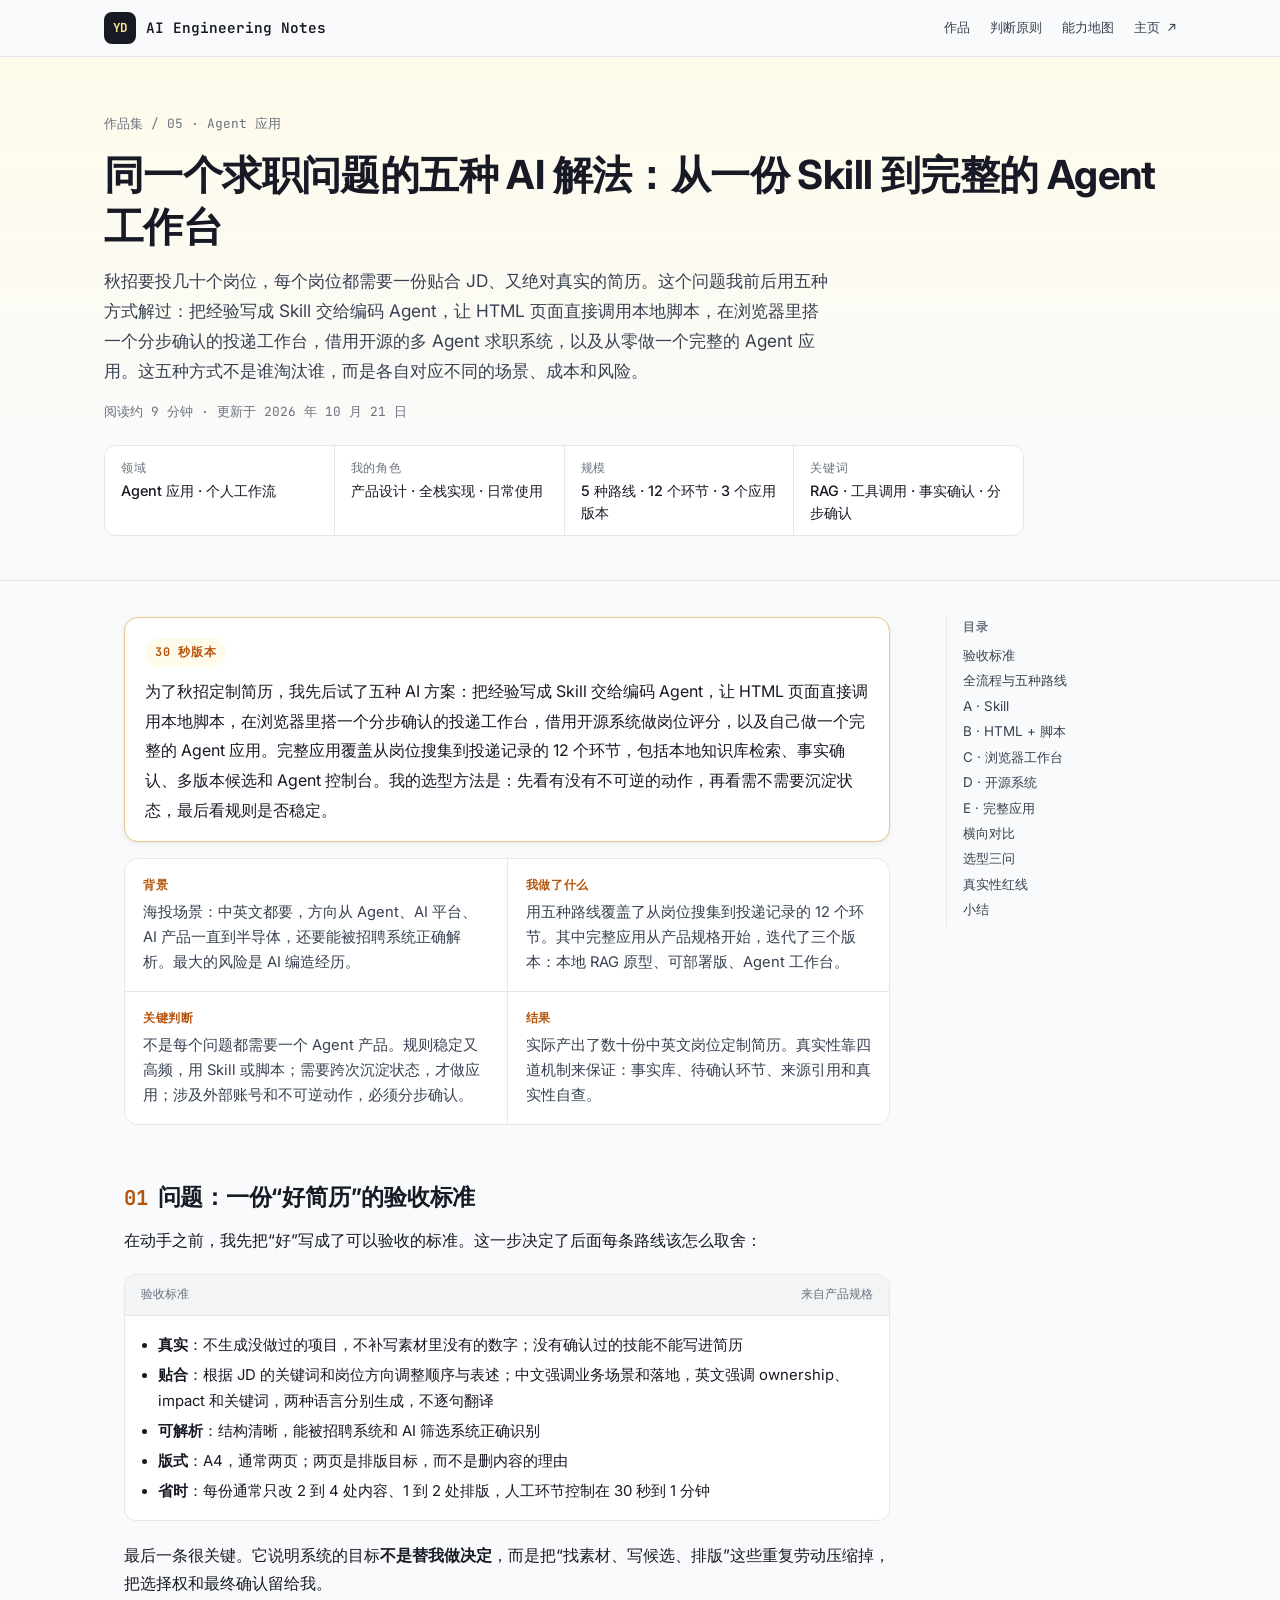
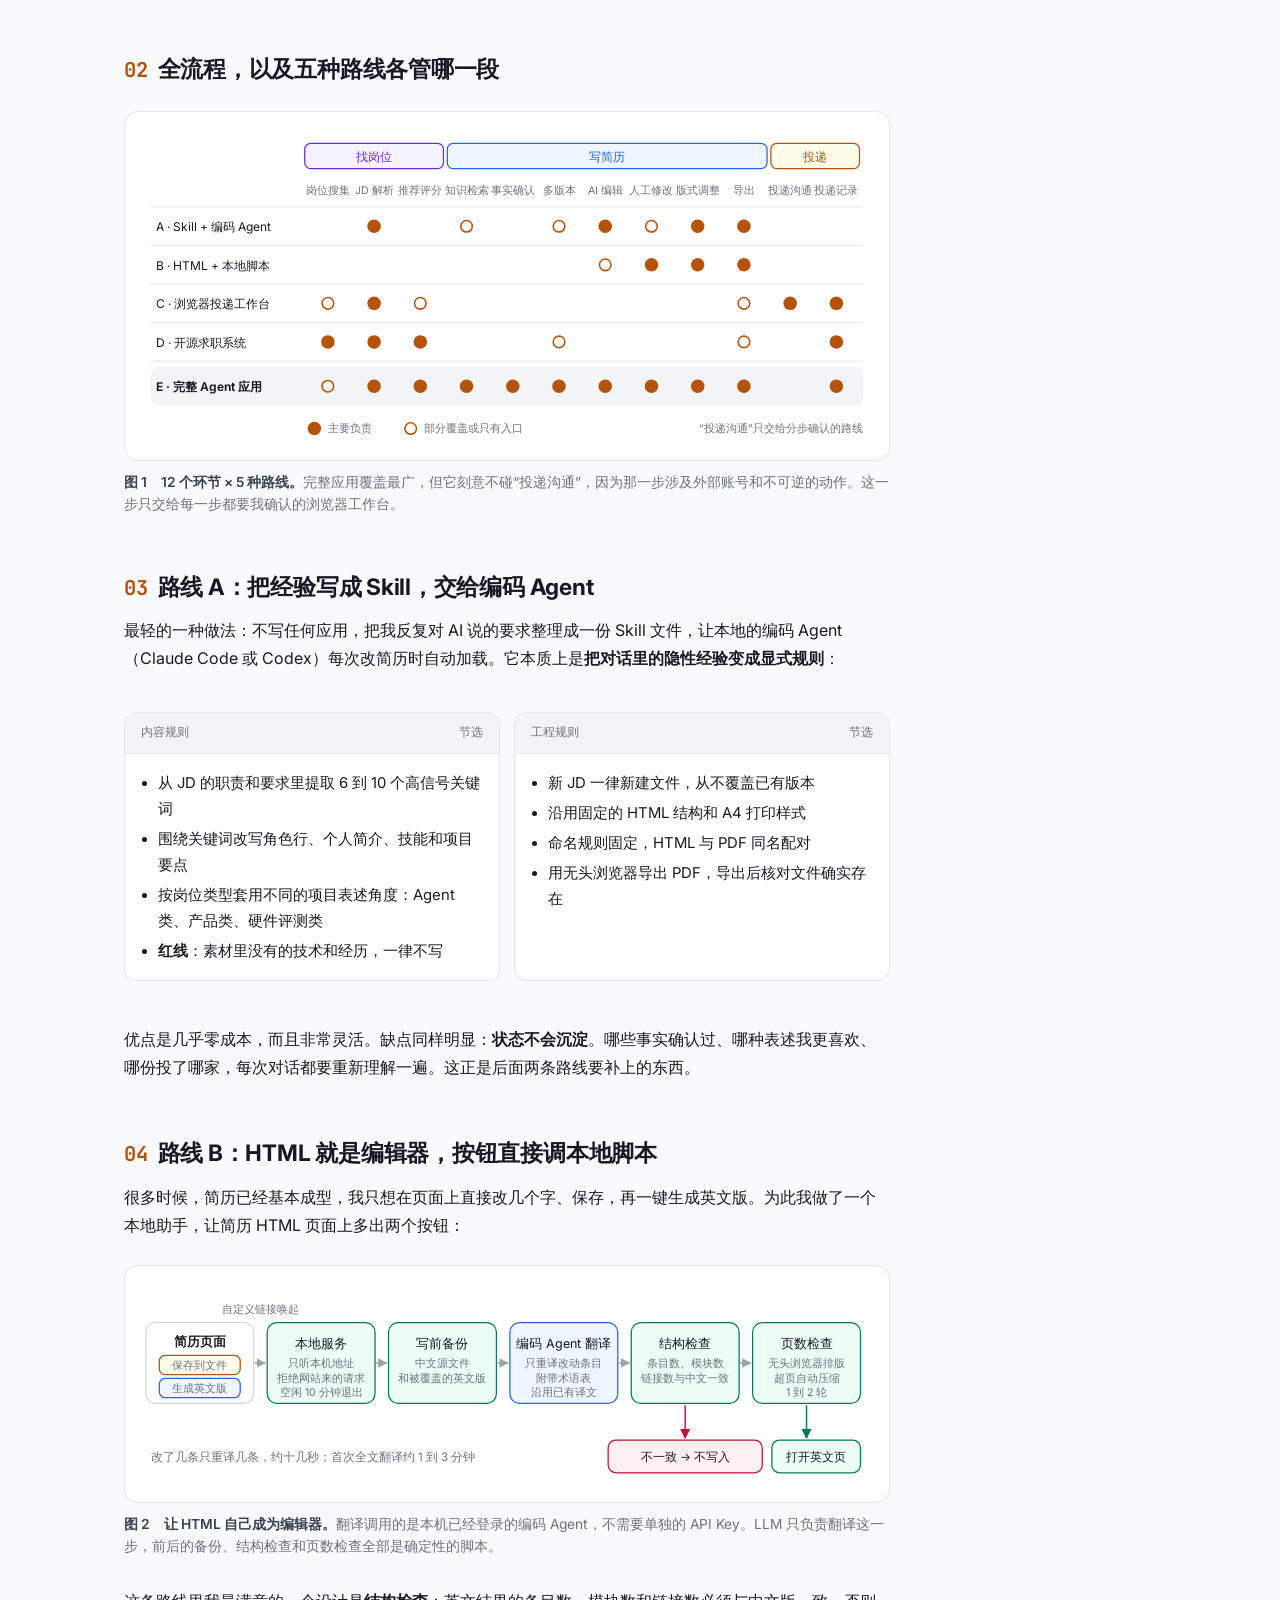
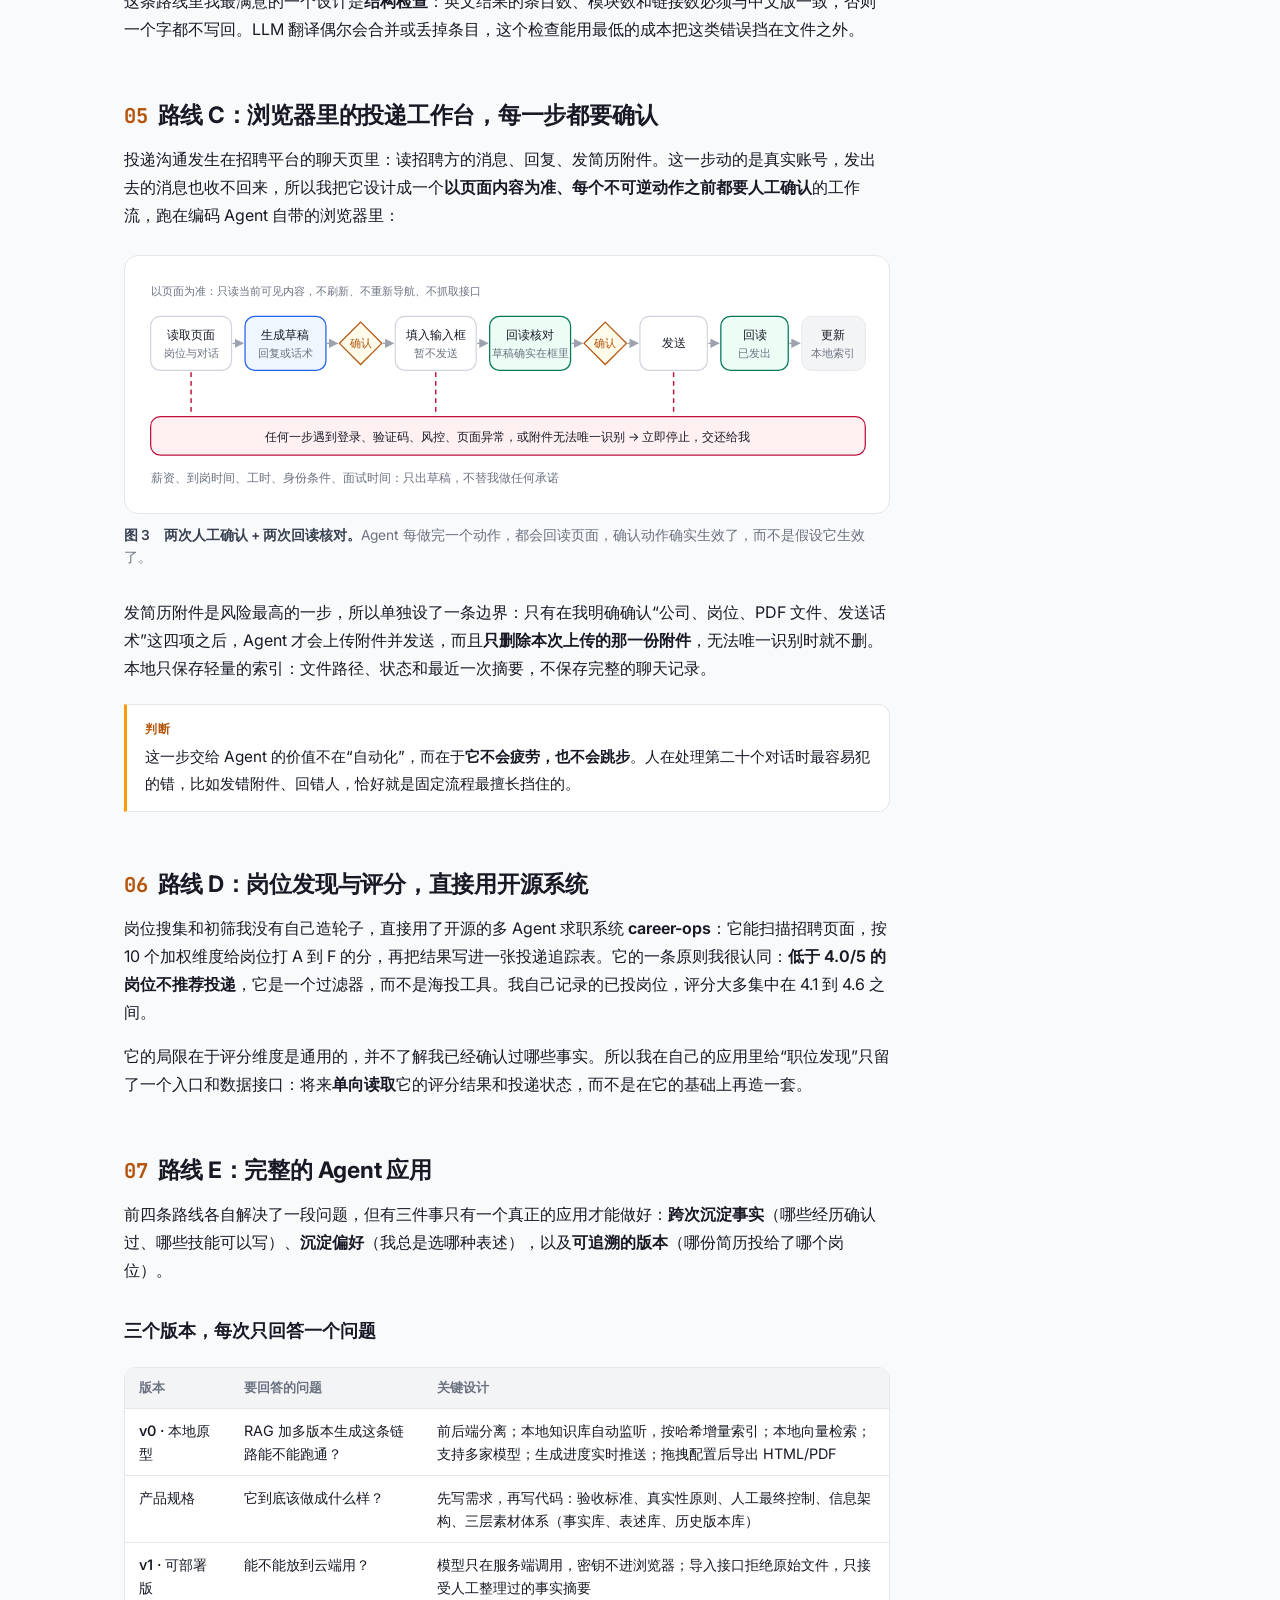
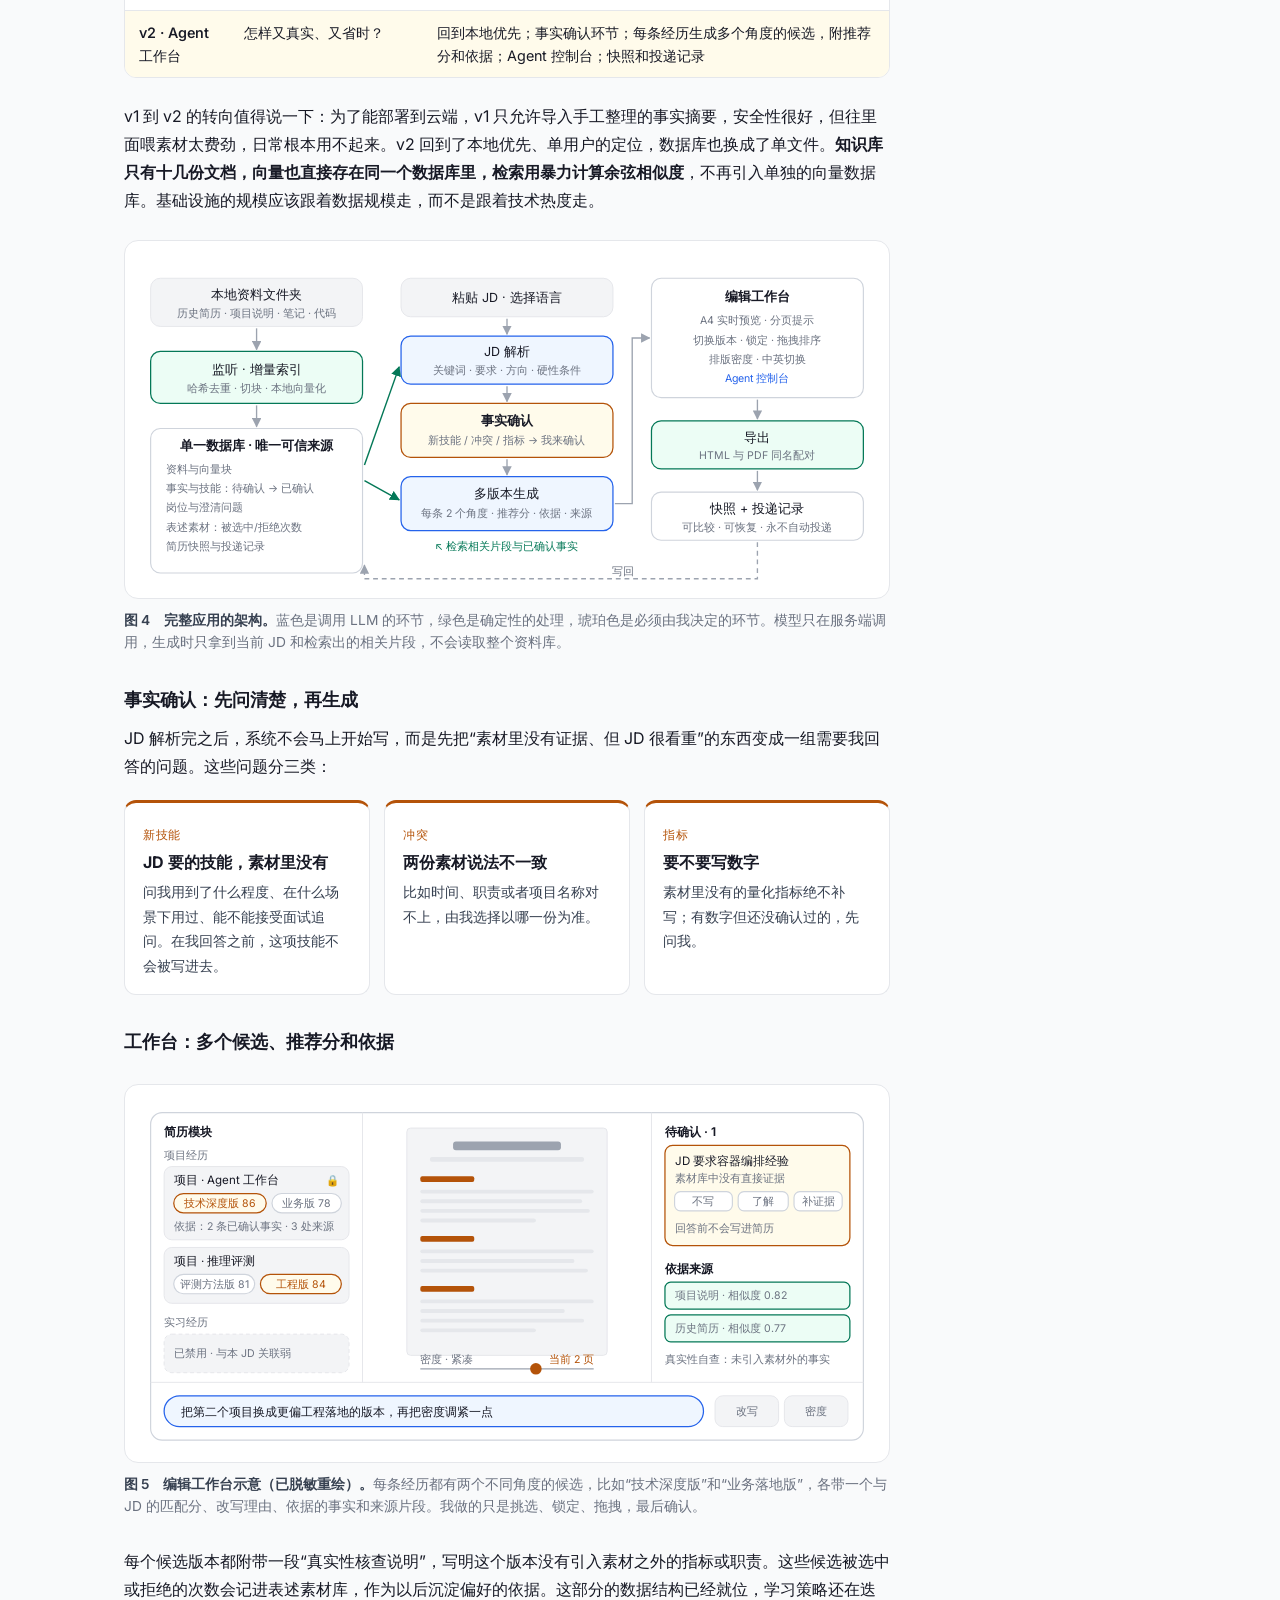
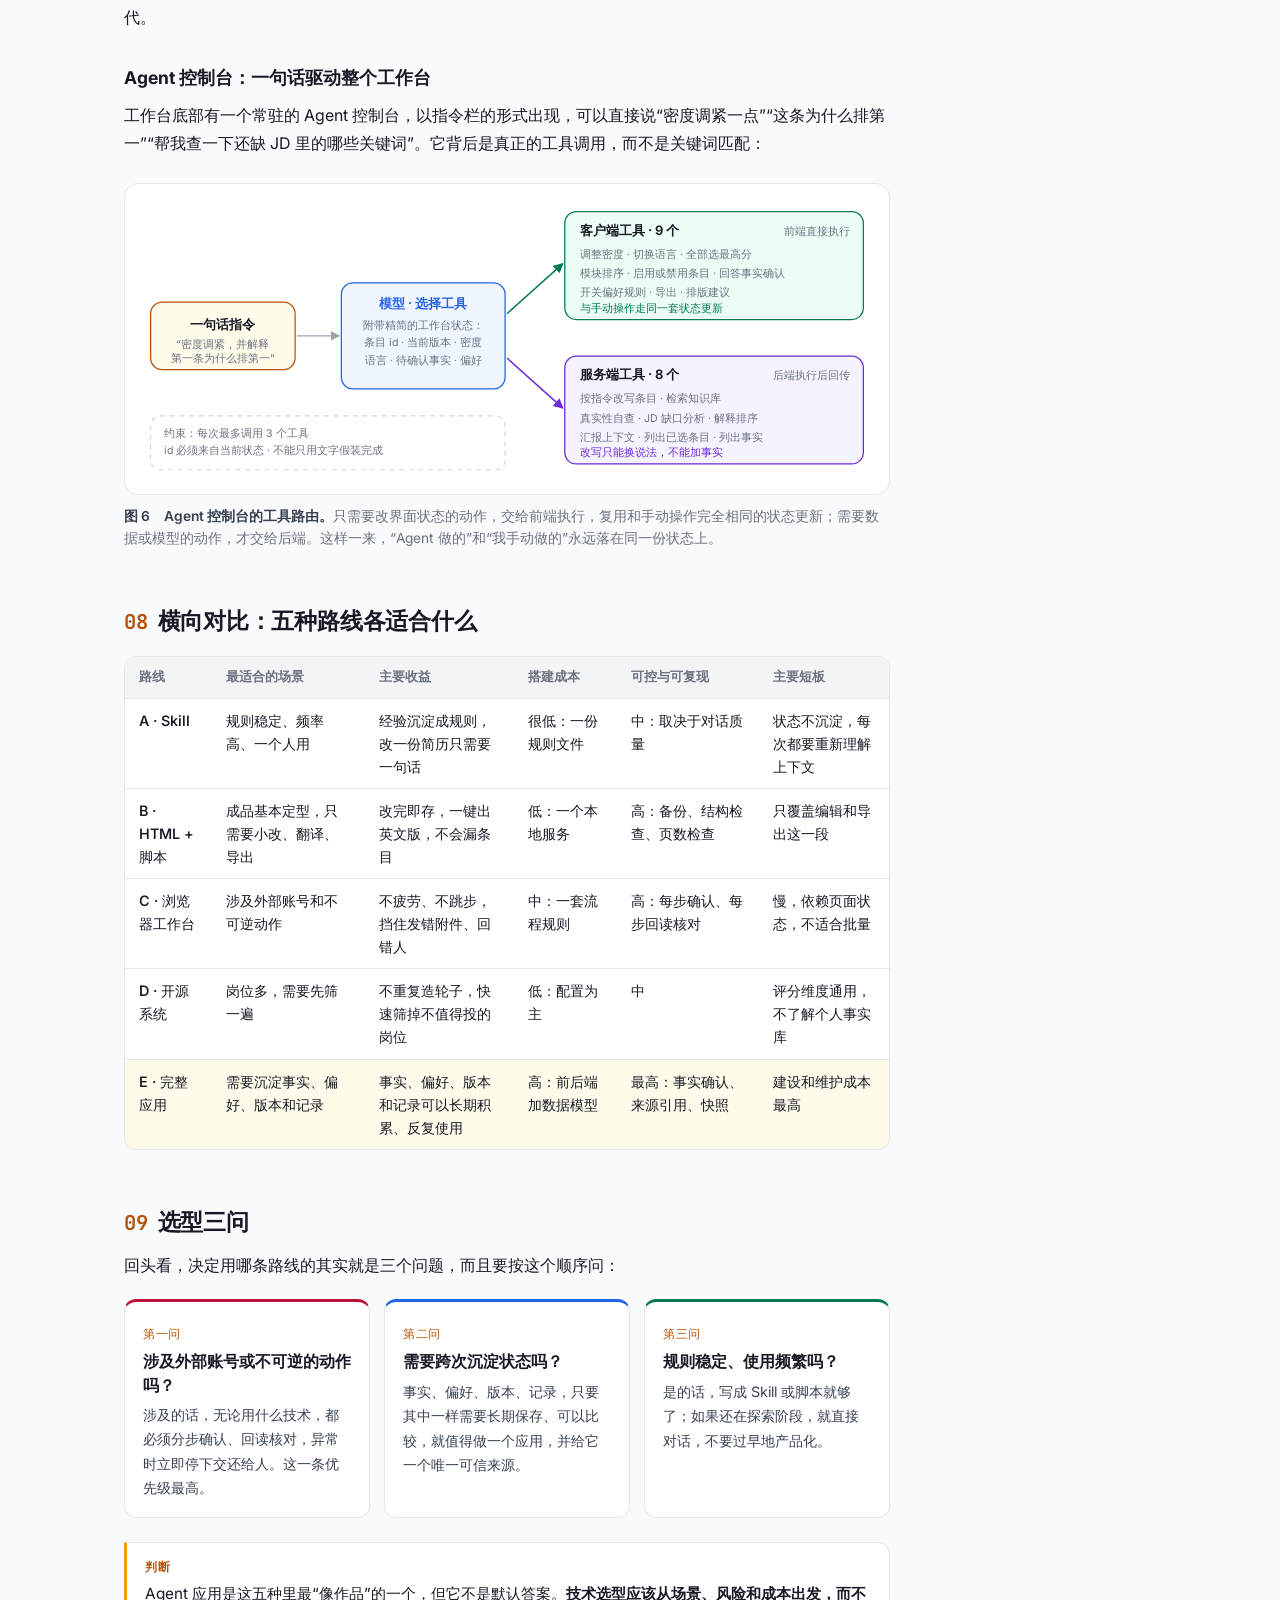
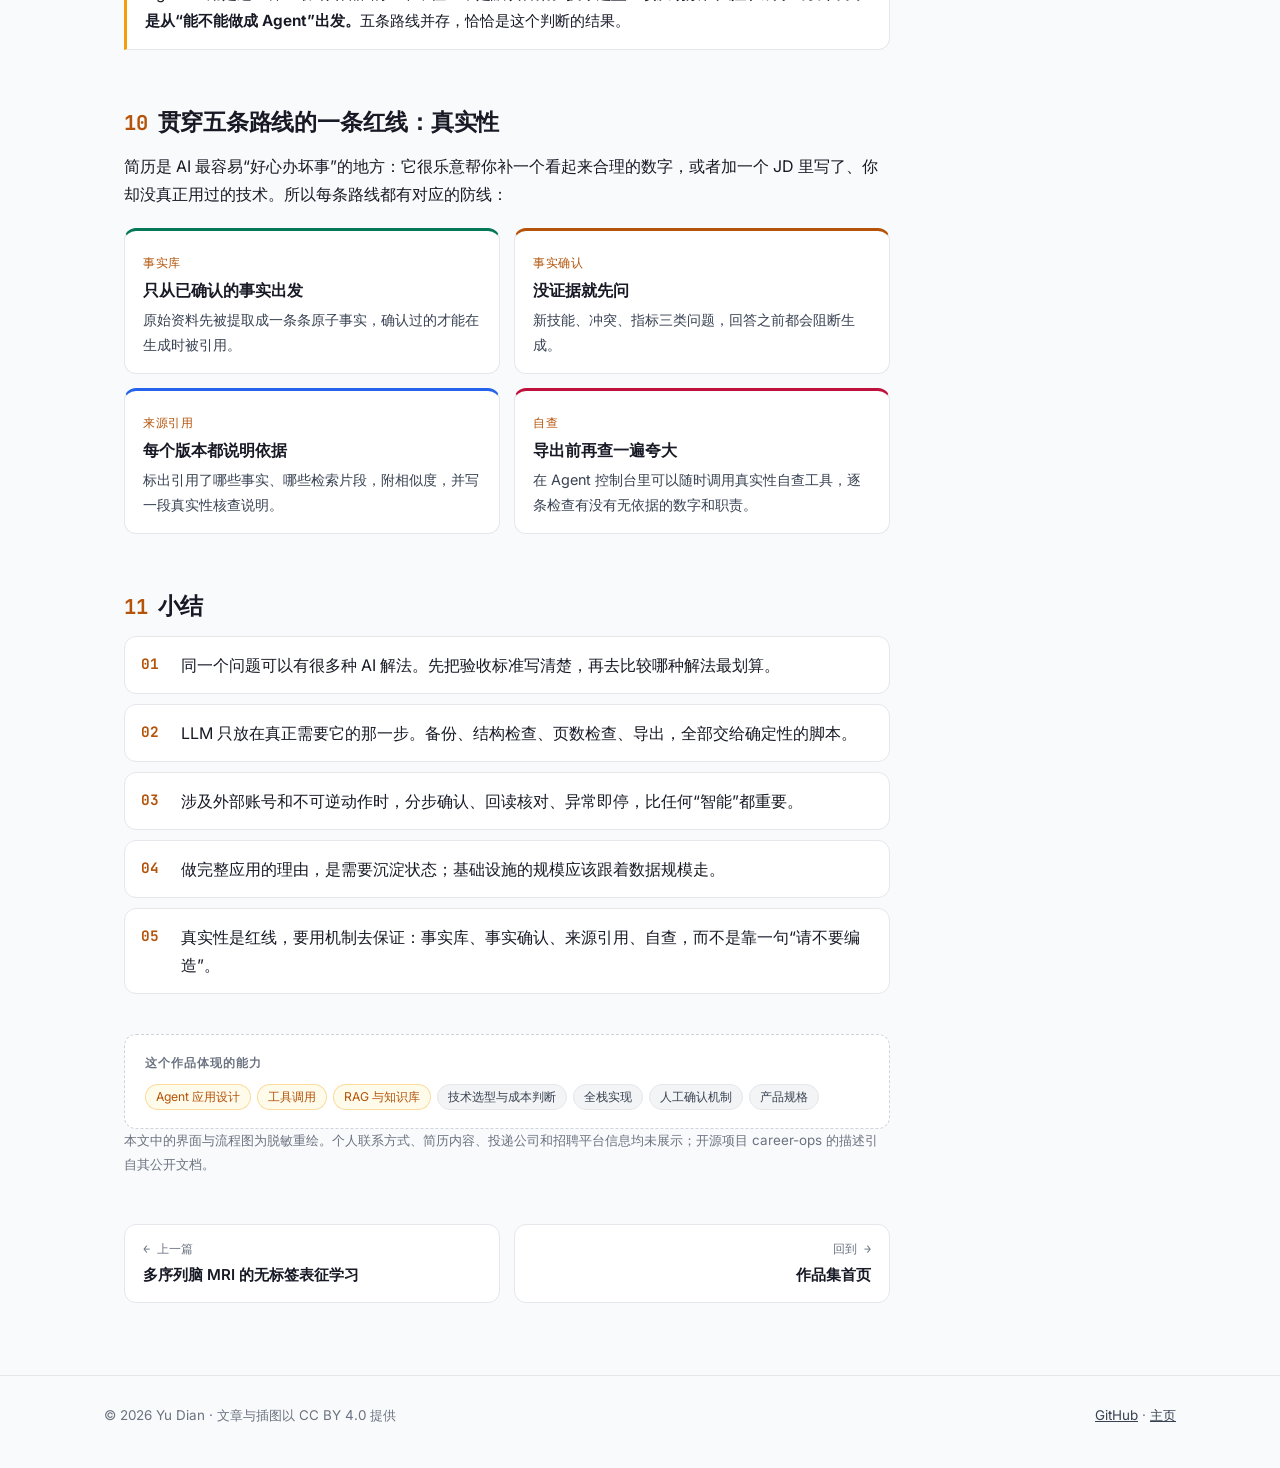
<file: posts/05-resume-agent-five-routes.html>
<!doctype html>
<html lang="zh-CN">
<head>
<meta charset="utf-8">
<meta name="viewport" content="width=device-width, initial-scale=1">
<title>求职 Agent 的五种解法 · AI Engineering Notes</title>
<meta name="description" content="同一个求职问题的五种 AI 解法：Skill、HTML 加本地脚本、浏览器分步确认工作台、开源多 Agent 系统和完整的 Agent 应用。各自适配什么场景、成本和风险如何。">
<meta property="og:type" content="article">
<meta property="og:title" content="求职 Agent 的五种解法 · AI Engineering Notes">
<meta property="og:description" content="同一个求职问题的五种 AI 解法：Skill、HTML 加本地脚本、浏览器分步确认工作台、开源多 Agent 系统和完整的 Agent 应用。各自适配什么场景、成本和风险如何。">
<meta property="og:url" content="https://evelyn77yu.github.io/ai-engineering-blog/posts/05-resume-agent-five-routes.html">
<meta property="og:image" content="https://evelyn77yu.github.io/ai-engineering-blog/assets/preview.png">
<meta name="twitter:card" content="summary_large_image">
<link rel="icon" href="data:image/svg+xml,%3Csvg xmlns='http://www.w3.org/2000/svg' viewBox='0 0 64 64'%3E%3Crect width='64' height='64' rx='14' fill='%23171925'/%3E%3Ctext x='32' y='41' font-family='monospace' font-size='26' font-weight='700' fill='%23fde68a' text-anchor='middle'%3EYD%3C/text%3E%3C/svg%3E">
<link rel="preconnect" href="https://fonts.googleapis.com">
<link rel="preconnect" href="https://fonts.gstatic.com" crossorigin>
<link href="https://fonts.googleapis.com/css2?family=Inter:wght@400;500;600;700;800&family=JetBrains+Mono:wght@400;500;600;700&display=swap" rel="stylesheet">
<link rel="stylesheet" href="../assets/site.css">
</head>
<body>
<svg class="svg-defs" aria-hidden="true"><defs>
  <marker id="ar" viewBox="0 0 10 10" refX="9" refY="5" markerWidth="7" markerHeight="7" orient="auto-start-reverse"><path d="M0 0L10 5L0 10z" class="mk"/></marker>
  <marker id="ar-llm" viewBox="0 0 10 10" refX="9" refY="5" markerWidth="7" markerHeight="7" orient="auto-start-reverse"><path d="M0 0L10 5L0 10z" class="mk-llm"/></marker>
  <marker id="ar-tool" viewBox="0 0 10 10" refX="9" refY="5" markerWidth="7" markerHeight="7" orient="auto-start-reverse"><path d="M0 0L10 5L0 10z" class="mk-tool"/></marker>
  <marker id="ar-human" viewBox="0 0 10 10" refX="9" refY="5" markerWidth="7" markerHeight="7" orient="auto-start-reverse"><path d="M0 0L10 5L0 10z" class="mk-human"/></marker>
  <marker id="ar-risk" viewBox="0 0 10 10" refX="9" refY="5" markerWidth="7" markerHeight="7" orient="auto-start-reverse"><path d="M0 0L10 5L0 10z" class="mk-risk"/></marker>
  <marker id="ar-alt" viewBox="0 0 10 10" refX="9" refY="5" markerWidth="7" markerHeight="7" orient="auto-start-reverse"><path d="M0 0L10 5L0 10z" class="mk-alt"/></marker>
</defs></svg>

<header class="nav">
  <div class="nav-inner">
    <a class="brand" href="../index.html"><span class="brand-mark">YD</span><span class="brand-text">AI Engineering Notes</span></a>
    <nav class="nav-links">
      <a href="../index.html#works">作品</a>
      <a href="../index.html#principles">判断原则</a>
      <a href="../index.html#map">能力地图</a>
      <a href="https://evelyn77yu.github.io">主页 ↗</a>
    </nav>
  </div>
</header>

<section class="post-hero">
  <div class="wrap">
    <div class="crumbs"><a href="../index.html">作品集</a> / 05 · Agent 应用</div>
    <h1>同一个求职问题的五种 AI 解法：从一份 Skill 到完整的 Agent 工作台</h1>
    <p class="lede">秋招要投几十个岗位，每个岗位都需要一份贴合 JD、又绝对真实的简历。这个问题我前后用五种方式解过：把经验写成 Skill 交给编码 Agent，让 HTML 页面直接调用本地脚本，在浏览器里搭一个分步确认的投递工作台，借用开源的多 Agent 求职系统，以及从零做一个完整的 Agent 应用。这五种方式不是谁淘汰谁，而是各自对应不同的场景、成本和风险。</p>
    <p class="postinfo">阅读约 9 分钟 · 更新于 2026 年 10 月 21 日</p>
    <dl class="meta">
      <div><dt>领域</dt><dd>Agent 应用 · 个人工作流</dd></div>
      <div><dt>我的角色</dt><dd>产品设计 · 全栈实现 · 日常使用</dd></div>
      <div><dt>规模</dt><dd>5 种路线 · 12 个环节 · 3 个应用版本</dd></div>
      <div><dt>关键词</dt><dd>RAG · 工具调用 · 事实确认 · 分步确认</dd></div>
    </dl>
  </div>
</section>

<div class="layout">
<article class="prose">

  <section class="pitch"><span class="label">30 秒版本</span><p>为了秋招定制简历，我先后试了五种 AI 方案：把经验写成 Skill 交给编码 Agent，让 HTML 页面直接调用本地脚本，在浏览器里搭一个分步确认的投递工作台，借用开源系统做岗位评分，以及自己做一个完整的 Agent 应用。完整应用覆盖从岗位搜集到投递记录的 12 个环节，包括本地知识库检索、事实确认、多版本候选和 Agent 控制台。我的选型方法是：先看有没有不可逆的动作，再看需不需要沉淀状态，最后看规则是否稳定。</p></section>

  <div class="tldr">
    <div><h4>背景</h4><p>海投场景：中英文都要，方向从 Agent、AI 平台、AI 产品一直到半导体，还要能被招聘系统正确解析。最大的风险是 AI 编造经历。</p></div>
    <div><h4>我做了什么</h4><p>用五种路线覆盖了从岗位搜集到投递记录的 12 个环节。其中完整应用从产品规格开始，迭代了三个版本：本地 RAG 原型、可部署版、Agent 工作台。</p></div>
    <div><h4>关键判断</h4><p>不是每个问题都需要一个 Agent 产品。规则稳定又高频，用 Skill 或脚本；需要跨次沉淀状态，才做应用；涉及外部账号和不可逆动作，必须分步确认。</p></div>
    <div><h4>结果</h4><p>实际产出了数十份中英文岗位定制简历。真实性靠四道机制来保证：事实库、待确认环节、来源引用和真实性自查。</p></div>
  </div>

  <h2 id="problem"><span class="no">01</span>问题：一份“好简历”的验收标准</h2>
  <p>在动手之前，我先把“好”写成了可以验收的标准。这一步决定了后面每条路线该怎么取舍：</p>
  <div class="rulecard">
    <header><span>验收标准</span><span>来自产品规格</span></header>
    <ul>
      <li><strong>真实</strong>：不生成没做过的项目，不补写素材里没有的数字；没有确认过的技能不能写进简历</li>
      <li><strong>贴合</strong>：根据 JD 的关键词和岗位方向调整顺序与表述；中文强调业务场景和落地，英文强调 ownership、impact 和关键词，两种语言分别生成，不逐句翻译</li>
      <li><strong>可解析</strong>：结构清晰，能被招聘系统和 AI 筛选系统正确识别</li>
      <li><strong>版式</strong>：A4，通常两页；两页是排版目标，而不是删内容的理由</li>
      <li><strong>省时</strong>：每份通常只改 2 到 4 处内容、1 到 2 处排版，人工环节控制在 30 秒到 1 分钟</li>
    </ul>
  </div>
  <p>最后一条很关键。它说明系统的目标<strong>不是替我做决定</strong>，而是把“找素材、写候选、排版”这些重复劳动压缩掉，把选择权和最终确认留给我。</p>

  <h2 id="map"><span class="no">02</span>全流程，以及五种路线各管哪一段</h2>
  <figure class="fig">
    <div class="canvas">
      <svg viewBox="0 0 760 330" role="img" aria-label="求职全流程的 12 个环节，以及五种路线各自覆盖的部分：完整应用覆盖最广，浏览器工作台负责投递沟通，开源系统负责岗位搜集与评分">
        <rect x="170" y="14" width="144" height="26" rx="6" class="alt"/><text x="242" y="32" class="t c-alt" style="font-size:12px" text-anchor="middle">找岗位</text>
        <rect x="318" y="14" width="332" height="26" rx="6" class="llm"/><text x="484" y="32" class="t c-llm" style="font-size:12px" text-anchor="middle">写简历</text>
        <rect x="654" y="14" width="92" height="26" rx="6" class="human"/><text x="700" y="32" class="t c-human" style="font-size:12px" text-anchor="middle">投递</text>
        <g class="ts" text-anchor="middle">
          <text x="194" y="66">岗位搜集</text><text x="242" y="66">JD 解析</text><text x="290" y="66">推荐评分</text><text x="338" y="66">知识检索</text><text x="386" y="66">事实确认</text><text x="434" y="66">多版本</text><text x="482" y="66">AI 编辑</text><text x="530" y="66">人工修改</text><text x="578" y="66">版式调整</text><text x="626" y="66">导出</text><text x="674" y="66">投递沟通</text><text x="722" y="66">投递记录</text>
        </g>
        <line x1="10" y1="80" x2="750" y2="80" class="grid"/>
        <rect x="10" y="246" width="740" height="40" rx="8" class="fill-s2"/>
        <g class="t" style="font-size:12.5px">
          <text x="16" y="105">A · Skill + 编码 Agent</text>
          <text x="16" y="145">B · HTML + 本地脚本</text>
          <text x="16" y="185">C · 浏览器投递工作台</text>
          <text x="16" y="225">D · 开源求职系统</text>
          <text x="16" y="271" font-weight="650">E · 完整 Agent 应用</text>
        </g>
        <g class="grid"><line x1="10" y1="120" x2="750" y2="120"/><line x1="10" y1="160" x2="750" y2="160"/><line x1="10" y1="200" x2="750" y2="200"/><line x1="10" y1="240" x2="750" y2="240"/></g>
        <!-- A -->
        <g class="fill-human"><circle cx="242" cy="100" r="7"/><circle cx="482" cy="100" r="7"/><circle cx="578" cy="100" r="7"/><circle cx="626" cy="100" r="7"/></g>
        <g fill="none" class="ln-human" stroke-width="2"><circle cx="338" cy="100" r="6"/><circle cx="434" cy="100" r="6"/><circle cx="530" cy="100" r="6"/></g>
        <!-- B -->
        <g class="fill-human"><circle cx="530" cy="140" r="7"/><circle cx="578" cy="140" r="7"/><circle cx="626" cy="140" r="7"/></g>
        <g fill="none" class="ln-human" stroke-width="2"><circle cx="482" cy="140" r="6"/></g>
        <!-- C -->
        <g class="fill-human"><circle cx="242" cy="180" r="7"/><circle cx="674" cy="180" r="7"/><circle cx="722" cy="180" r="7"/></g>
        <g fill="none" class="ln-human" stroke-width="2"><circle cx="194" cy="180" r="6"/><circle cx="290" cy="180" r="6"/><circle cx="626" cy="180" r="6"/></g>
        <!-- D -->
        <g class="fill-human"><circle cx="194" cy="220" r="7"/><circle cx="242" cy="220" r="7"/><circle cx="290" cy="220" r="7"/><circle cx="722" cy="220" r="7"/></g>
        <g fill="none" class="ln-human" stroke-width="2"><circle cx="434" cy="220" r="6"/><circle cx="626" cy="220" r="6"/></g>
        <!-- E -->
        <g class="fill-human"><circle cx="242" cy="266" r="7"/><circle cx="290" cy="266" r="7"/><circle cx="338" cy="266" r="7"/><circle cx="386" cy="266" r="7"/><circle cx="434" cy="266" r="7"/><circle cx="482" cy="266" r="7"/><circle cx="530" cy="266" r="7"/><circle cx="578" cy="266" r="7"/><circle cx="626" cy="266" r="7"/><circle cx="722" cy="266" r="7"/></g>
        <g fill="none" class="ln-human" stroke-width="2"><circle cx="194" cy="266" r="6"/></g>
        <circle cx="180" cy="310" r="7" class="fill-human"/><text x="194" y="314" class="ts">主要负责</text>
        <circle cx="280" cy="310" r="6" fill="none" class="ln-human" stroke-width="2"/><text x="294" y="314" class="ts">部分覆盖或只有入口</text>
        <text x="750" y="314" class="ts" text-anchor="end">“投递沟通”只交给分步确认的路线</text>
      </svg>
    </div>
    <figcaption><b>图 1　12 个环节 × 5 种路线。</b>完整应用覆盖最广，但它刻意不碰“投递沟通”，因为那一步涉及外部账号和不可逆的动作。这一步只交给每一步都要我确认的浏览器工作台。</figcaption>
  </figure>

  <h2 id="a"><span class="no">03</span>路线 A：把经验写成 Skill，交给编码 Agent</h2>
  <p>最轻的一种做法：不写任何应用，把我反复对 AI 说的要求整理成一份 Skill 文件，让本地的编码 Agent（Claude Code 或 Codex）每次改简历时自动加载。它本质上是<strong>把对话里的隐性经验变成显式规则</strong>：</p>
  <div class="cards">
    <div class="rulecard">
      <header><span>内容规则</span><span>节选</span></header>
      <ul>
        <li>从 JD 的职责和要求里提取 6 到 10 个高信号关键词</li>
        <li>围绕关键词改写角色行、个人简介、技能和项目要点</li>
        <li>按岗位类型套用不同的项目表述角度：Agent 类、产品类、硬件评测类</li>
        <li><strong>红线</strong>：素材里没有的技术和经历，一律不写</li>
      </ul>
    </div>
    <div class="rulecard">
      <header><span>工程规则</span><span>节选</span></header>
      <ul>
        <li>新 JD 一律新建文件，从不覆盖已有版本</li>
        <li>沿用固定的 HTML 结构和 A4 打印样式</li>
        <li>命名规则固定，HTML 与 PDF 同名配对</li>
        <li>用无头浏览器导出 PDF，导出后核对文件确实存在</li>
      </ul>
    </div>
  </div>
  <p>优点是几乎零成本，而且非常灵活。缺点同样明显：<strong>状态不会沉淀</strong>。哪些事实确认过、哪种表述我更喜欢、哪份投了哪家，每次对话都要重新理解一遍。这正是后面两条路线要补上的东西。</p>

  <h2 id="b"><span class="no">04</span>路线 B：HTML 就是编辑器，按钮直接调本地脚本</h2>
  <p>很多时候，简历已经基本成型，我只想在页面上直接改几个字、保存，再一键生成英文版。为此我做了一个本地助手，让简历 HTML 页面上多出两个按钮：</p>
  <figure class="fig">
    <div class="canvas">
      <svg viewBox="0 0 760 214" role="img" aria-label="HTML 简历助手流程：页面按钮唤起本地服务，写前备份，调用本机编码 Agent 只重译改动条目，结构检查不一致则不写入，再用无头浏览器检查页数，超页则自动压缩">
        <rect x="5" y="40" width="112" height="84" rx="10" class="bx"/>
        <text x="61" y="64" class="tb" style="font-size:13px" text-anchor="middle">简历页面</text>
        <rect x="19" y="74" width="84" height="20" rx="6" class="human"/><text x="61" y="88" class="ts" text-anchor="middle">保存到文件</text>
        <rect x="19" y="98" width="84" height="20" rx="6" class="llm"/><text x="61" y="112" class="ts" text-anchor="middle">生成英文版</text>
        <rect x="131" y="40" width="112" height="84" rx="10" class="tool"/>
        <text x="187" y="66" class="t" text-anchor="middle">本地服务</text><text x="187" y="86" class="ts" text-anchor="middle">只听本机地址</text><text x="187" y="102" class="ts" text-anchor="middle">拒绝网站来的请求</text><text x="187" y="116" class="ts" text-anchor="middle">空闲 10 分钟退出</text>
        <rect x="257" y="40" width="112" height="84" rx="10" class="tool"/>
        <text x="313" y="66" class="t" text-anchor="middle">写前备份</text><text x="313" y="86" class="ts" text-anchor="middle">中文源文件</text><text x="313" y="102" class="ts" text-anchor="middle">和被覆盖的英文版</text>
        <rect x="383" y="40" width="112" height="84" rx="10" class="llm"/>
        <text x="439" y="66" class="t" text-anchor="middle">编码 Agent 翻译</text><text x="439" y="86" class="ts" text-anchor="middle">只重译改动条目</text><text x="439" y="102" class="ts" text-anchor="middle">附带术语表</text><text x="439" y="116" class="ts" text-anchor="middle">沿用已有译文</text>
        <rect x="509" y="40" width="112" height="84" rx="10" class="tool"/>
        <text x="565" y="66" class="t" text-anchor="middle">结构检查</text><text x="565" y="86" class="ts" text-anchor="middle">条目数、模块数</text><text x="565" y="102" class="ts" text-anchor="middle">链接数与中文一致</text>
        <rect x="635" y="40" width="112" height="84" rx="10" class="tool"/>
        <text x="691" y="66" class="t" text-anchor="middle">页数检查</text><text x="691" y="86" class="ts" text-anchor="middle">无头浏览器排版</text><text x="691" y="102" class="ts" text-anchor="middle">超页自动压缩</text><text x="691" y="116" class="ts" text-anchor="middle">1 到 2 轮</text>
        <path d="M118 82 L129 82" class="ln" marker-end="url(#ar)"/><path d="M244 82 L255 82" class="ln" marker-end="url(#ar)"/><path d="M370 82 L381 82" class="ln" marker-end="url(#ar)"/><path d="M496 82 L507 82" class="ln" marker-end="url(#ar)"/><path d="M622 82 L633 82" class="ln" marker-end="url(#ar)"/>
        <text x="124" y="30" class="ts" text-anchor="middle">自定义链接唤起</text>
        <path d="M565 126 L565 160" class="ln-risk" marker-end="url(#ar-risk)"/>
        <rect x="485" y="162" width="160" height="34" rx="8" class="risk"/><text x="565" y="184" class="t" style="font-size:12px" text-anchor="middle">不一致 → 不写入</text>
        <path d="M691 126 L691 160" class="ln-tool" marker-end="url(#ar-tool)"/>
        <rect x="655" y="162" width="92" height="34" rx="8" class="tool"/><text x="701" y="184" class="t" style="font-size:12px" text-anchor="middle">打开英文页</text>
        <text x="10" y="184" class="tm">改了几条只重译几条，约十几秒；首次全文翻译约 1 到 3 分钟</text>
      </svg>
    </div>
    <figcaption><b>图 2　让 HTML 自己成为编辑器。</b>翻译调用的是本机已经登录的编码 Agent，不需要单独的 API Key。LLM 只负责翻译这一步，前后的备份、结构检查和页数检查全部是确定性的脚本。</figcaption>
  </figure>
  <p>这条路线里我最满意的一个设计是<strong>结构检查</strong>：英文结果的条目数、模块数和链接数必须与中文版一致，否则一个字都不写回。LLM 翻译偶尔会合并或丢掉条目，这个检查能用最低的成本把这类错误挡在文件之外。</p>

  <h2 id="c"><span class="no">05</span>路线 C：浏览器里的投递工作台，每一步都要确认</h2>
  <p>投递沟通发生在招聘平台的聊天页里：读招聘方的消息、回复、发简历附件。这一步动的是真实账号，发出去的消息也收不回来，所以我把它设计成一个<strong>以页面内容为准、每个不可逆动作之前都要人工确认</strong>的工作流，跑在编码 Agent 自带的浏览器里：</p>
  <figure class="fig">
    <div class="canvas">
      <svg viewBox="0 0 760 236" role="img" aria-label="分步确认流程：读取当前页面、生成草稿、用户确认、填入输入框、回读核对、用户确认、发送、回读确认、更新本地索引；遇到登录、验证码、风控或页面异常立即停止并交还用户">
        <text x="10" y="22" class="ts">以页面为准：只读当前可见内容，不刷新、不重新导航、不抓取接口</text>
        <rect x="10" y="44" width="84" height="56" rx="10" class="bx"/><text x="52" y="68" class="t" style="font-size:12px" text-anchor="middle">读取页面</text><text x="52" y="86" class="ts" text-anchor="middle">岗位与对话</text>
        <rect x="108" y="44" width="84" height="56" rx="10" class="llm"/><text x="150" y="68" class="t" style="font-size:12px" text-anchor="middle">生成草稿</text><text x="150" y="86" class="ts" text-anchor="middle">回复或话术</text>
        <path d="M228 50 L250 72 L228 94 L206 72 Z" class="human"/><text x="228" y="76" class="ts c-human" text-anchor="middle">确认</text>
        <rect x="264" y="44" width="84" height="56" rx="10" class="bx"/><text x="306" y="68" class="t" style="font-size:12px" text-anchor="middle">填入输入框</text><text x="306" y="86" class="ts" text-anchor="middle">暂不发送</text>
        <rect x="362" y="44" width="84" height="56" rx="10" class="tool"/><text x="404" y="68" class="t" style="font-size:12px" text-anchor="middle">回读核对</text><text x="404" y="86" class="ts" text-anchor="middle">草稿确实在框里</text>
        <path d="M482 50 L504 72 L482 94 L460 72 Z" class="human"/><text x="482" y="76" class="ts c-human" text-anchor="middle">确认</text>
        <rect x="518" y="44" width="70" height="56" rx="10" class="bx"/><text x="553" y="76" class="t" style="font-size:12px" text-anchor="middle">发送</text>
        <rect x="602" y="44" width="70" height="56" rx="10" class="tool"/><text x="637" y="68" class="t" style="font-size:12px" text-anchor="middle">回读</text><text x="637" y="86" class="ts" text-anchor="middle">已发出</text>
        <rect x="686" y="44" width="66" height="56" rx="10" class="bx2"/><text x="719" y="68" class="t" style="font-size:12px" text-anchor="middle">更新</text><text x="719" y="86" class="ts" text-anchor="middle">本地索引</text>
        <path d="M95 72 L106 72" class="ln" marker-end="url(#ar)"/><path d="M193 72 L204 72" class="ln" marker-end="url(#ar)"/><path d="M251 72 L262 72" class="ln" marker-end="url(#ar)"/><path d="M349 72 L360 72" class="ln" marker-end="url(#ar)"/><path d="M447 72 L458 72" class="ln" marker-end="url(#ar)"/><path d="M505 72 L516 72" class="ln" marker-end="url(#ar)"/><path d="M589 72 L600 72" class="ln" marker-end="url(#ar)"/><path d="M673 72 L684 72" class="ln" marker-end="url(#ar)"/>
        <g class="ln-risk dash"><path d="M52 102 V146"/><path d="M306 102 V146"/><path d="M553 102 V146"/></g>
        <rect x="10" y="148" width="742" height="40" rx="10" class="risk"/>
        <text x="381" y="173" class="t" style="font-size:12.5px" text-anchor="middle">任何一步遇到登录、验证码、风控、页面异常，或附件无法唯一识别 → 立即停止，交还给我</text>
        <text x="10" y="216" class="tm">薪资、到岗时间、工时、身份条件、面试时间：只出草稿，不替我做任何承诺</text>
      </svg>
    </div>
    <figcaption><b>图 3　两次人工确认 + 两次回读核对。</b>Agent 每做完一个动作，都会回读页面，确认动作确实生效了，而不是假设它生效了。</figcaption>
  </figure>
  <p>发简历附件是风险最高的一步，所以单独设了一条边界：只有在我明确确认“公司、岗位、PDF 文件、发送话术”这四项之后，Agent 才会上传附件并发送，而且<strong>只删除本次上传的那一份附件</strong>，无法唯一识别时就不删。本地只保存轻量的索引：文件路径、状态和最近一次摘要，不保存完整的聊天记录。</p>
  <div class="callout"><span class="label">判断</span><p>这一步交给 Agent 的价值不在“自动化”，而在于<strong>它不会疲劳，也不会跳步</strong>。人在处理第二十个对话时最容易犯的错，比如发错附件、回错人，恰好就是固定流程最擅长挡住的。</p></div>

  <h2 id="d"><span class="no">06</span>路线 D：岗位发现与评分，直接用开源系统</h2>
  <p>岗位搜集和初筛我没有自己造轮子，直接用了开源的多 Agent 求职系统 <strong>career-ops</strong>：它能扫描招聘页面，按 10 个加权维度给岗位打 A 到 F 的分，再把结果写进一张投递追踪表。它的一条原则我很认同：<strong>低于 4.0/5 的岗位不推荐投递</strong>，它是一个过滤器，而不是海投工具。我自己记录的已投岗位，评分大多集中在 4.1 到 4.6 之间。</p>
  <p>它的局限在于评分维度是通用的，并不了解我已经确认过哪些事实。所以我在自己的应用里给“职位发现”只留了一个入口和数据接口：将来<strong>单向读取</strong>它的评分结果和投递状态，而不是在它的基础上再造一套。</p>

  <h2 id="e"><span class="no">07</span>路线 E：完整的 Agent 应用</h2>
  <p>前四条路线各自解决了一段问题，但有三件事只有一个真正的应用才能做好：<strong>跨次沉淀事实</strong>（哪些经历确认过、哪些技能可以写）、<strong>沉淀偏好</strong>（我总是选哪种表述），以及<strong>可追溯的版本</strong>（哪份简历投给了哪个岗位）。</p>

  <h3>三个版本，每次只回答一个问题</h3>
  <div class="tbl-wrap">
    <table class="tbl">
      <thead><tr><th>版本</th><th>要回答的问题</th><th>关键设计</th></tr></thead>
      <tbody>
        <tr><td>v0 · 本地原型</td><td>RAG 加多版本生成这条链路能不能跑通？</td><td>前后端分离；本地知识库自动监听，按哈希增量索引；本地向量检索；支持多家模型；生成进度实时推送；拖拽配置后导出 HTML/PDF</td></tr>
        <tr><td>产品规格</td><td>它到底该做成什么样？</td><td>先写需求，再写代码：验收标准、真实性原则、人工最终控制、信息架构、三层素材体系（事实库、表述库、历史版本库）</td></tr>
        <tr><td>v1 · 可部署版</td><td>能不能放到云端用？</td><td>模型只在服务端调用，密钥不进浏览器；导入接口拒绝原始文件，只接受人工整理过的事实摘要</td></tr>
        <tr><td class="hl">v2 · Agent 工作台</td><td class="hl">怎样又真实、又省时？</td><td class="hl">回到本地优先；事实确认环节；每条经历生成多个角度的候选，附推荐分和依据；Agent 控制台；快照和投递记录</td></tr>
      </tbody>
    </table>
  </div>
  <p>v1 到 v2 的转向值得说一下：为了能部署到云端，v1 只允许导入手工整理的事实摘要，安全性很好，但往里面喂素材太费劲，日常根本用不起来。v2 回到了本地优先、单用户的定位，数据库也换成了单文件。<strong>知识库只有十几份文档，向量也直接存在同一个数据库里，检索用暴力计算余弦相似度</strong>，不再引入单独的向量数据库。基础设施的规模应该跟着数据规模走，而不是跟着技术热度走。</p>

  <figure class="fig">
    <div class="canvas">
      <svg viewBox="0 0 760 340" role="img" aria-label="完整应用架构：本地资料经过监听和增量索引写入单一数据库；JD 经过解析、事实确认和多版本生成进入编辑工作台，最后导出并写回快照与投递记录">
        <rect x="10" y="20" width="220" height="50" rx="10" class="bx2"/>
        <text x="120" y="42" class="t" text-anchor="middle">本地资料文件夹</text><text x="120" y="60" class="ts" text-anchor="middle">历史简历 · 项目说明 · 笔记 · 代码</text>
        <path d="M120 72 L120 94" class="ln" marker-end="url(#ar)"/>
        <rect x="10" y="96" width="220" height="54" rx="10" class="tool"/>
        <text x="120" y="119" class="t" text-anchor="middle">监听 · 增量索引</text><text x="120" y="138" class="ts" text-anchor="middle">哈希去重 · 切块 · 本地向量化</text>
        <path d="M120 152 L120 174" class="ln" marker-end="url(#ar)"/>
        <rect x="10" y="176" width="220" height="150" rx="10" class="bx"/>
        <text x="120" y="198" class="tb" text-anchor="middle">单一数据库 · 唯一可信来源</text>
        <g class="ts"><text x="26" y="222">资料与向量块</text><text x="26" y="242">事实与技能：待确认 → 已确认</text><text x="26" y="262">岗位与澄清问题</text><text x="26" y="282">表述素材：被选中/拒绝次数</text><text x="26" y="302">简历快照与投递记录</text></g>

        <rect x="270" y="20" width="220" height="40" rx="10" class="bx2"/><text x="380" y="45" class="t" text-anchor="middle">粘贴 JD · 选择语言</text>
        <path d="M380 62 L380 78" class="ln" marker-end="url(#ar)"/>
        <rect x="270" y="80" width="220" height="50" rx="10" class="llm"/>
        <text x="380" y="101" class="t" text-anchor="middle">JD 解析</text><text x="380" y="119" class="ts" text-anchor="middle">关键词 · 要求 · 方向 · 硬性条件</text>
        <path d="M380 132 L380 148" class="ln" marker-end="url(#ar)"/>
        <rect x="270" y="150" width="220" height="56" rx="10" class="human"/>
        <text x="380" y="172" class="tb" text-anchor="middle">事实确认</text><text x="380" y="192" class="ts" text-anchor="middle">新技能 / 冲突 / 指标 → 我来确认</text>
        <path d="M380 208 L380 224" class="ln" marker-end="url(#ar)"/>
        <rect x="270" y="226" width="220" height="56" rx="10" class="llm"/>
        <text x="380" y="248" class="t" text-anchor="middle">多版本生成</text><text x="380" y="268" class="ts" text-anchor="middle">每条 2 个角度 · 推荐分 · 依据 · 来源</text>
        <path d="M232 230 L268 250" class="ln-tool" marker-end="url(#ar-tool)"/>
        <path d="M232 214 L268 112" class="ln-tool" marker-end="url(#ar-tool)"/>
        <text x="380" y="302" class="ts c-tool" text-anchor="middle">↖ 检索相关片段与已确认事实</text>

        <rect x="530" y="20" width="220" height="124" rx="10" class="bx"/>
        <text x="640" y="44" class="tb" text-anchor="middle">编辑工作台</text>
        <g class="ts" text-anchor="middle"><text x="640" y="68">A4 实时预览 · 分页提示</text><text x="640" y="88">切换版本 · 锁定 · 拖拽排序</text><text x="640" y="108">排版密度 · 中英切换</text><text x="640" y="128" class="c-llm">Agent 控制台</text></g>
        <path d="M492 254 L510 254 L510 82 L528 82" class="ln" marker-end="url(#ar)"/>
        <path d="M640 146 L640 166" class="ln" marker-end="url(#ar)"/>
        <rect x="530" y="168" width="220" height="50" rx="10" class="tool"/>
        <text x="640" y="190" class="t" text-anchor="middle">导出</text><text x="640" y="208" class="ts" text-anchor="middle">HTML 与 PDF 同名配对</text>
        <path d="M640 220 L640 240" class="ln" marker-end="url(#ar)"/>
        <rect x="530" y="242" width="220" height="50" rx="10" class="bx"/>
        <text x="640" y="264" class="t" text-anchor="middle">快照 + 投递记录</text><text x="640" y="282" class="ts" text-anchor="middle">可比较 · 可恢复 · 永不自动投递</text>
        <path d="M640 294 L640 332 L232 332 L232 318" class="ln dash" marker-end="url(#ar)"/>
        <text x="500" y="328" class="ts" text-anchor="middle">写回</text>
      </svg>
    </div>
    <figcaption><b>图 4　完整应用的架构。</b>蓝色是调用 LLM 的环节，绿色是确定性的处理，琥珀色是必须由我决定的环节。模型只在服务端调用，生成时只拿到当前 JD 和检索出的相关片段，不会读取整个资料库。</figcaption>
  </figure>

  <h3>事实确认：先问清楚，再生成</h3>
  <p>JD 解析完之后，系统不会马上开始写，而是先把“素材里没有证据、但 JD 很看重”的东西变成一组需要我回答的问题。这些问题分三类：</p>
  <div class="cards three">
    <div class="card human"><span class="tag">新技能</span><h4>JD 要的技能，素材里没有</h4><p>问我用到了什么程度、在什么场景下用过、能不能接受面试追问。在我回答之前，这项技能不会被写进去。</p></div>
    <div class="card human"><span class="tag">冲突</span><h4>两份素材说法不一致</h4><p>比如时间、职责或者项目名称对不上，由我选择以哪一份为准。</p></div>
    <div class="card human"><span class="tag">指标</span><h4>要不要写数字</h4><p>素材里没有的量化指标绝不补写；有数字但还没确认过的，先问我。</p></div>
  </div>

  <h3>工作台：多个候选、推荐分和依据</h3>
  <figure class="fig">
    <div class="canvas">
      <svg viewBox="0 0 760 360" role="img" aria-label="编辑工作台示意：左侧是模块和条目，每个条目有多个带分数的候选版本；中间是 A4 预览和密度滑块；右侧是待确认事实和依据来源；底部是 Agent 控制台">
        <rect x="10" y="10" width="740" height="340" rx="12" class="bx"/>
        <line x1="230" y1="10" x2="230" y2="290" class="grid"/><line x1="530" y1="10" x2="530" y2="290" class="grid"/><line x1="10" y1="290" x2="750" y2="290" class="grid"/>
        <text x="24" y="34" class="tb" style="font-size:12.5px">简历模块</text>
        <text x="24" y="58" class="ts tmono">项目经历</text>
        <rect x="24" y="66" width="192" height="76" rx="8" class="bx2"/>
        <text x="34" y="84" class="t" style="font-size:12px">项目 · Agent 工作台</text><text x="206" y="84" class="ts" text-anchor="end">🔒</text>
        <rect x="34" y="94" width="96" height="20" rx="10" class="human"/><text x="82" y="108" class="ts c-human" text-anchor="middle">技术深度版 86</text>
        <rect x="136" y="94" width="72" height="20" rx="10" class="bx"/><text x="172" y="108" class="ts" text-anchor="middle">业务版 78</text>
        <text x="34" y="132" class="ts">依据：2 条已确认事实 · 3 处来源</text>
        <rect x="24" y="150" width="192" height="58" rx="8" class="bx2"/>
        <text x="34" y="168" class="t" style="font-size:12px">项目 · 推理评测</text>
        <rect x="34" y="178" width="84" height="20" rx="10" class="bx"/><text x="76" y="192" class="ts" text-anchor="middle">评测方法版 81</text>
        <rect x="124" y="178" width="84" height="20" rx="10" class="human"/><text x="166" y="192" class="ts c-human" text-anchor="middle">工程版 84</text>
        <text x="24" y="232" class="ts tmono">实习经历</text>
        <rect x="24" y="240" width="192" height="40" rx="8" class="bx2" stroke-dasharray="4 3"/>
        <text x="34" y="264" class="ts">已禁用 · 与本 JD 关联弱</text>

        <rect x="276" y="26" width="208" height="236" rx="4" class="bx2"/>
        <rect x="324" y="40" width="112" height="9" rx="3" class="fill-muted"/>
        <rect x="300" y="56" width="160" height="5" rx="2" class="fill-line"/>
        <rect x="290" y="76" width="56" height="6" rx="2" class="fill-human"/>
        <g class="fill-line"><rect x="290" y="90" width="180" height="4" rx="2"/><rect x="290" y="100" width="168" height="4" rx="2"/><rect x="290" y="110" width="176" height="4" rx="2"/><rect x="290" y="120" width="120" height="4" rx="2"/></g>
        <rect x="290" y="138" width="56" height="6" rx="2" class="fill-human"/>
        <g class="fill-line"><rect x="290" y="152" width="180" height="4" rx="2"/><rect x="290" y="162" width="160" height="4" rx="2"/><rect x="290" y="172" width="174" height="4" rx="2"/></g>
        <rect x="290" y="190" width="56" height="6" rx="2" class="fill-human"/>
        <g class="fill-line"><rect x="290" y="204" width="180" height="4" rx="2"/><rect x="290" y="214" width="150" height="4" rx="2"/><rect x="290" y="224" width="170" height="4" rx="2"/><rect x="290" y="234" width="120" height="4" rx="2"/></g>
        <text x="470" y="270" class="ts c-human" text-anchor="end">当前 2 页</text>
        <line x1="290" y1="276" x2="470" y2="276" class="ln"/><circle cx="410" cy="276" r="6" class="fill-human"/>
        <text x="290" y="270" class="ts">密度 · 紧凑</text>

        <text x="544" y="34" class="tb" style="font-size:12.5px">待确认 · 1</text>
        <rect x="544" y="44" width="192" height="104" rx="8" class="human"/>
        <text x="554" y="64" class="t" style="font-size:12px">JD 要求容器编排经验</text>
        <text x="554" y="82" class="ts">素材库中没有直接证据</text>
        <rect x="554" y="92" width="60" height="20" rx="6" class="bx"/><text x="584" y="106" class="ts" text-anchor="middle">不写</text>
        <rect x="620" y="92" width="52" height="20" rx="6" class="bx"/><text x="646" y="106" class="ts" text-anchor="middle">了解</text>
        <rect x="678" y="92" width="50" height="20" rx="6" class="bx"/><text x="703" y="106" class="ts" text-anchor="middle">补证据</text>
        <text x="554" y="134" class="ts">回答前不会写进简历</text>
        <text x="544" y="176" class="tb" style="font-size:12.5px">依据来源</text>
        <rect x="544" y="186" width="192" height="28" rx="6" class="tool"/><text x="554" y="204" class="ts">项目说明 · 相似度 0.82</text>
        <rect x="544" y="220" width="192" height="28" rx="6" class="tool"/><text x="554" y="238" class="ts">历史简历 · 相似度 0.77</text>
        <text x="544" y="270" class="ts">真实性自查：未引入素材外的事实</text>

        <rect x="24" y="304" width="560" height="32" rx="16" class="llm"/>
        <text x="42" y="325" class="t" style="font-size:12px">把第二个项目换成更偏工程落地的版本，再把密度调紧一点</text>
        <rect x="596" y="304" width="66" height="32" rx="8" class="bx2"/><text x="629" y="324" class="ts tmono" text-anchor="middle">改写</text>
        <rect x="668" y="304" width="66" height="32" rx="8" class="bx2"/><text x="701" y="324" class="ts tmono" text-anchor="middle">密度</text>
      </svg>
    </div>
    <figcaption><b>图 5　编辑工作台示意（已脱敏重绘）。</b>每条经历都有两个不同角度的候选，比如“技术深度版”和“业务落地版”，各带一个与 JD 的匹配分、改写理由、依据的事实和来源片段。我做的只是挑选、锁定、拖拽，最后确认。</figcaption>
  </figure>
  <p>每个候选版本都附带一段“真实性核查说明”，写明这个版本没有引入素材之外的指标或职责。这些候选被选中或拒绝的次数会记进表述素材库，作为以后沉淀偏好的依据。这部分的数据结构已经就位，学习策略还在迭代。</p>

  <h3>Agent 控制台：一句话驱动整个工作台</h3>
  <p>工作台底部有一个常驻的 Agent 控制台，以指令栏的形式出现，可以直接说“密度调紧一点”“这条为什么排第一”“帮我查一下还缺 JD 里的哪些关键词”。它背后是真正的工具调用，而不是关键词匹配：</p>
  <figure class="fig">
    <div class="canvas">
      <svg viewBox="0 0 760 290" role="img" aria-label="Agent 控制台的工具路由：用户的一句话和精简的工作台状态一起交给模型，模型选择客户端工具直接修改工作台，或选择服务端工具检索、改写、自查和分析，结果回到工作台">
        <rect x="10" y="104" width="150" height="70" rx="12" class="human"/>
        <text x="85" y="132" class="tb" text-anchor="middle">一句话指令</text><text x="85" y="152" class="ts" text-anchor="middle">“密度调紧，并解释</text><text x="85" y="166" class="ts" text-anchor="middle">第一条为什么排第一”</text>
        <path d="M162 139 L206 139" class="ln" marker-end="url(#ar)"/>
        <rect x="208" y="84" width="170" height="110" rx="12" class="llm"/>
        <text x="293" y="110" class="tb c-llm" text-anchor="middle">模型 · 选择工具</text>
        <g class="ts" text-anchor="middle"><text x="293" y="132">附带精简的工作台状态：</text><text x="293" y="150">条目 id · 当前版本 · 密度</text><text x="293" y="168">语言 · 待确认事实 · 偏好</text></g>
        <path d="M380 116 L438 64" class="ln-tool" marker-end="url(#ar-tool)"/>
        <path d="M380 162 L438 214" class="ln-alt" marker-end="url(#ar-alt)"/>

        <rect x="440" y="10" width="310" height="112" rx="12" class="tool"/>
        <text x="456" y="34" class="tb">客户端工具 · 9 个</text><text x="736" y="34" class="ts" text-anchor="end">前端直接执行</text>
        <g class="ts"><text x="456" y="58">调整密度 · 切换语言 · 全部选最高分</text><text x="456" y="78">模块排序 · 启用或禁用条目 · 回答事实确认</text><text x="456" y="98">开关偏好规则 · 导出 · 排版建议</text></g>
        <text x="456" y="114" class="ts c-tool">与手动操作走同一套状态更新</text>

        <rect x="440" y="160" width="310" height="112" rx="12" class="alt"/>
        <text x="456" y="184" class="tb">服务端工具 · 8 个</text><text x="736" y="184" class="ts" text-anchor="end">后端执行后回传</text>
        <g class="ts"><text x="456" y="208">按指令改写条目 · 检索知识库</text><text x="456" y="228">真实性自查 · JD 缺口分析 · 解释排序</text><text x="456" y="248">汇报上下文 · 列出已选条目 · 列出事实</text></g>
        <text x="456" y="264" class="ts c-alt">改写只能换说法，不能加事实</text>

        <rect x="10" y="222" width="368" height="56" rx="10" class="zone"/>
        <text x="24" y="244" class="ts">约束：每次最多调用 3 个工具</text>
        <text x="24" y="262" class="ts">id 必须来自当前状态 · 不能只用文字假装完成</text>
      </svg>
    </div>
    <figcaption><b>图 6　Agent 控制台的工具路由。</b>只需要改界面状态的动作，交给前端执行，复用和手动操作完全相同的状态更新；需要数据或模型的动作，才交给后端。这样一来，“Agent 做的”和“我手动做的”永远落在同一份状态上。</figcaption>
  </figure>

  <h2 id="compare"><span class="no">08</span>横向对比：五种路线各适合什么</h2>
  <div class="tbl-wrap">
    <table class="tbl">
      <thead><tr><th>路线</th><th>最适合的场景</th><th>主要收益</th><th>搭建成本</th><th>可控与可复现</th><th>主要短板</th></tr></thead>
      <tbody>
        <tr><td>A · Skill</td><td>规则稳定、频率高、一个人用</td><td>经验沉淀成规则，改一份简历只需要一句话</td><td>很低：一份规则文件</td><td>中：取决于对话质量</td><td>状态不沉淀，每次都要重新理解上下文</td></tr>
        <tr><td>B · HTML + 脚本</td><td>成品基本定型，只需要小改、翻译、导出</td><td>改完即存，一键出英文版，不会漏条目</td><td>低：一个本地服务</td><td>高：备份、结构检查、页数检查</td><td>只覆盖编辑和导出这一段</td></tr>
        <tr><td>C · 浏览器工作台</td><td>涉及外部账号和不可逆动作</td><td>不疲劳、不跳步，挡住发错附件、回错人</td><td>中：一套流程规则</td><td>高：每步确认、每步回读核对</td><td>慢，依赖页面状态，不适合批量</td></tr>
        <tr><td>D · 开源系统</td><td>岗位多，需要先筛一遍</td><td>不重复造轮子，快速筛掉不值得投的岗位</td><td>低：配置为主</td><td>中</td><td>评分维度通用，不了解个人事实库</td></tr>
        <tr class="hl"><td>E · 完整应用</td><td>需要沉淀事实、偏好、版本和记录</td><td>事实、偏好、版本和记录可以长期积累、反复使用</td><td>高：前后端加数据模型</td><td>最高：事实确认、来源引用、快照</td><td>建设和维护成本最高</td></tr>
      </tbody>
    </table>
  </div>

  <h2 id="choose"><span class="no">09</span>选型三问</h2>
  <p>回头看，决定用哪条路线的其实就是三个问题，而且要按这个顺序问：</p>
  <div class="cards three">
    <div class="card risk"><span class="tag">第一问</span><h4>涉及外部账号或不可逆的动作吗？</h4><p>涉及的话，无论用什么技术，都必须分步确认、回读核对，异常时立即停下交还给人。这一条优先级最高。</p></div>
    <div class="card llm"><span class="tag">第二问</span><h4>需要跨次沉淀状态吗？</h4><p>事实、偏好、版本、记录，只要其中一样需要长期保存、可以比较，就值得做一个应用，并给它一个唯一可信来源。</p></div>
    <div class="card tool"><span class="tag">第三问</span><h4>规则稳定、使用频繁吗？</h4><p>是的话，写成 Skill 或脚本就够了；如果还在探索阶段，就直接对话，不要过早地产品化。</p></div>
  </div>
  <div class="callout"><span class="label">判断</span><p>Agent 应用是这五种里最“像作品”的一个，但它不是默认答案。<strong>技术选型应该从场景、风险和成本出发，而不是从“能不能做成 Agent”出发。</strong>五条路线并存，恰恰是这个判断的结果。</p></div>

  <h2 id="truth"><span class="no">10</span>贯穿五条路线的一条红线：真实性</h2>
  <p>简历是 AI 最容易“好心办坏事”的地方：它很乐意帮你补一个看起来合理的数字，或者加一个 JD 里写了、你却没真正用过的技术。所以每条路线都有对应的防线：</p>
  <div class="cards">
    <div class="card tool"><span class="tag">事实库</span><h4>只从已确认的事实出发</h4><p>原始资料先被提取成一条条原子事实，确认过的才能在生成时被引用。</p></div>
    <div class="card human"><span class="tag">事实确认</span><h4>没证据就先问</h4><p>新技能、冲突、指标三类问题，回答之前都会阻断生成。</p></div>
    <div class="card llm"><span class="tag">来源引用</span><h4>每个版本都说明依据</h4><p>标出引用了哪些事实、哪些检索片段，附相似度，并写一段真实性核查说明。</p></div>
    <div class="card risk"><span class="tag">自查</span><h4>导出前再查一遍夸大</h4><p>在 Agent 控制台里可以随时调用真实性自查工具，逐条检查有没有无依据的数字和职责。</p></div>
  </div>

  <h2 id="summary"><span class="no">11</span>小结</h2>
  <ol class="takeaways">
    <li>同一个问题可以有很多种 AI 解法。先把验收标准写清楚，再去比较哪种解法最划算。</li>
    <li>LLM 只放在真正需要它的那一步。备份、结构检查、页数检查、导出，全部交给确定性的脚本。</li>
    <li>涉及外部账号和不可逆动作时，分步确认、回读核对、异常即停，比任何“智能”都重要。</li>
    <li>做完整应用的理由，是需要沉淀状态；基础设施的规模应该跟着数据规模走。</li>
    <li>真实性是红线，要用机制去保证：事实库、事实确认、来源引用、自查，而不是靠一句“请不要编造”。</li>
  </ol>

  <div class="skillbar"><b>这个作品体现的能力</b>
    <div class="pills"><span class="pill acc">Agent 应用设计</span><span class="pill acc">工具调用</span><span class="pill acc">RAG 与知识库</span><span class="pill">技术选型与成本判断</span><span class="pill">全栈实现</span><span class="pill">人工确认机制</span><span class="pill">产品规格</span></div>
  </div>

  <p class="note">本文中的界面与流程图为脱敏重绘。个人联系方式、简历内容、投递公司和招聘平台信息均未展示；开源项目 career-ops 的描述引自其公开文档。</p>

  <nav class="postnav">
    <a href="04-mri-label-free-embedding.html"><small>← 上一篇</small><span>多序列脑 MRI 的无标签表征学习</span></a>
    <a class="next" href="../index.html"><small>回到 →</small><span>作品集首页</span></a>
  </nav>
</article>

<aside class="toc">
  <b>目录</b>
  <ol>
    <li><a href="#problem">验收标准</a></li>
    <li><a href="#map">全流程与五种路线</a></li>
    <li><a href="#a">A · Skill</a></li>
    <li><a href="#b">B · HTML + 脚本</a></li>
    <li><a href="#c">C · 浏览器工作台</a></li>
    <li><a href="#d">D · 开源系统</a></li>
    <li><a href="#e">E · 完整应用</a></li>
    <li><a href="#compare">横向对比</a></li>
    <li><a href="#choose">选型三问</a></li>
    <li><a href="#truth">真实性红线</a></li>
    <li><a href="#summary">小结</a></li>
  </ol>
</aside>
</div>

<footer class="footer">
  <div class="wrap">
    <span>© 2026 Yu Dian · 文章与插图以 CC BY 4.0 提供</span>
    <span><a href="https://github.com/evelyn77yu">GitHub</a> · <a href="https://evelyn77yu.github.io">主页</a></span>
  </div>
</footer>
</body>
</html>
</file>
<file: assets/site.css>
/* ============ tokens ============ */
:root {
  --bg: #f9fafb;
  --surface: #ffffff;
  --surface-2: #f3f4f6;
  --ink: #171925;
  --ink-2: #374151;
  --muted: #6b7280;
  --muted-2: #9ca3af;
  --line: #e5e7eb;
  --line-strong: #cfd4dc;
  --accent: #f59e0b;
  --accent-ink: #b45309;
  --accent-bg: #fffbeb;

  /* figure semantics, shared by every diagram on the site */
  --c-llm: #2563eb;   --c-llm-bg: #eff6ff;    /* model / agent decisions */
  --c-tool: #047857;  --c-tool-bg: #ecfdf5;   /* deterministic tools, verified */
  --c-human: #b45309; --c-human-bg: #fffbeb;  /* human gate, key judgement */
  --c-risk: #be123c;  --c-risk-bg: #fff1f2;   /* failure, risk, drift */
  --c-alt: #6d28d9;   --c-alt-bg: #f5f3ff;    /* second agent, data side */

  --sans: "Inter", "PingFang SC", "Hiragino Sans GB", "Noto Sans SC", "Microsoft YaHei", system-ui, sans-serif;
  --mono: "JetBrains Mono", ui-monospace, SFMono-Regular, Menlo, Consolas, monospace;
  --radius: 14px;
  --shadow: 0 1px 2px rgba(16, 24, 40, .04), 0 2px 8px rgba(16, 24, 40, .05);
}

@media (prefers-color-scheme: dark) {
  :root {
    --bg: #0e1015;
    --surface: #161922;
    --surface-2: #1d212b;
    --ink: #ecebe8;
    --ink-2: #c9ccd3;
    --muted: #9aa1ad;
    --muted-2: #6b7280;
    --line: #262b36;
    --line-strong: #3a4150;
    --accent: #fbbf24;
    --accent-ink: #fbbf24;
    --accent-bg: rgba(251, 191, 36, .09);
    --c-llm: #7cb4ff;   --c-llm-bg: rgba(96, 165, 250, .12);
    --c-tool: #4fd1a5;  --c-tool-bg: rgba(52, 211, 153, .10);
    --c-human: #fbbf24; --c-human-bg: rgba(251, 191, 36, .10);
    --c-risk: #fb7185;  --c-risk-bg: rgba(251, 113, 133, .11);
    --c-alt: #b9a2ff;   --c-alt-bg: rgba(167, 139, 250, .12);
    --shadow: 0 1px 2px rgba(0, 0, 0, .3);
  }
}

/* ============ base ============ */
* { box-sizing: border-box; }
html { scroll-behavior: smooth; -webkit-text-size-adjust: 100%; }
body {
  margin: 0;
  background: var(--bg);
  color: var(--ink);
  font-family: var(--sans);
  font-size: 16px;
  line-height: 1.75;
  -webkit-font-smoothing: antialiased;
}
a { color: inherit; }
img { max-width: 100%; display: block; }
code { font-family: var(--mono); font-size: .86em; background: var(--surface-2); border: 1px solid var(--line); padding: .05em .35em; border-radius: 5px; }
::selection { background: var(--accent-bg); }

.wrap { max-width: 1120px; margin: 0 auto; padding: 0 24px; }
.mono { font-family: var(--mono); }
.muted { color: var(--muted); }
.svg-defs { position: absolute; width: 0; height: 0; overflow: hidden; }

/* ============ nav ============ */
.nav {
  position: sticky; top: 0; z-index: 50;
  background: color-mix(in srgb, var(--bg) 84%, transparent);
  backdrop-filter: saturate(180%) blur(10px);
  -webkit-backdrop-filter: saturate(180%) blur(10px);
  border-bottom: 1px solid var(--line);
}
.nav-inner { max-width: 1120px; margin: 0 auto; padding: 12px 24px; display: flex; align-items: center; gap: 24px; }
.brand { display: flex; align-items: center; gap: 10px; text-decoration: none; margin-right: auto; }
.brand-mark {
  width: 32px; height: 32px; display: grid; place-items: center; border-radius: 8px;
  background: var(--ink); color: #fde68a; font-family: var(--mono); font-size: .78rem; font-weight: 700;
}
@media (prefers-color-scheme: dark) { .brand-mark { background: #fde68a; color: #171925; } }
.brand-text { font-family: var(--mono); font-size: .9rem; font-weight: 600; }
.nav-links { display: flex; gap: 20px; font-family: var(--mono); font-size: .82rem; }
.nav-links a { text-decoration: none; color: var(--ink-2); }
.nav-links a:hover { color: var(--accent-ink); }

/* ============ shared bits ============ */
.kicker { font-family: var(--mono); font-size: .78rem; letter-spacing: .08em; text-transform: uppercase; color: var(--accent-ink); font-weight: 600; }
.pill {
  display: inline-flex; align-items: center; gap: 6px;
  font-size: .76rem; line-height: 1; padding: 6px 10px; border-radius: 999px;
  background: var(--surface-2); color: var(--ink-2); border: 1px solid var(--line); white-space: nowrap;
}
.pill.acc { background: var(--accent-bg); color: var(--accent-ink); border-color: color-mix(in srgb, var(--accent) 35%, transparent); }
.pills { display: flex; flex-wrap: wrap; gap: 6px; }
.btn {
  display: inline-flex; align-items: center; gap: 8px; text-decoration: none;
  font-family: var(--mono); font-size: .84rem; font-weight: 600;
  padding: 10px 16px; border-radius: 10px; border: 1px solid var(--line-strong); background: var(--surface);
}
.btn:hover { border-color: var(--accent); color: var(--accent-ink); }
.btn.primary { background: var(--ink); color: var(--bg); border-color: var(--ink); }
.btn.primary:hover { background: var(--accent-ink); border-color: var(--accent-ink); color: #fff; }

/* ============ index ============ */
.hero { padding: 72px 0 40px; }
.hero h1 { font-size: clamp(2rem, 4.2vw, 3.1rem); line-height: 1.2; letter-spacing: -.02em; margin: 14px 0 18px; max-width: 18em; font-weight: 800; }
.hero h1 em { font-style: normal; color: var(--accent-ink); }
.hero .lede { font-size: 1.08rem; color: var(--ink-2); max-width: 44em; margin: 0 0 26px; }
.hero-actions { display: flex; flex-wrap: wrap; gap: 10px; }

.stats { display: grid; grid-template-columns: repeat(4, 1fr); gap: 1px; background: var(--line); border: 1px solid var(--line); border-radius: var(--radius); overflow: hidden; margin: 40px 0 8px; }
.stat { background: var(--surface); padding: 18px 20px; }
.stat b { display: block; font-size: 1.7rem; line-height: 1.2; font-weight: 800; letter-spacing: -.02em; }
.stat span { font-size: .84rem; color: var(--muted); }

.section { padding: 56px 0 8px; }
.section-head { display: flex; align-items: baseline; justify-content: space-between; gap: 16px; margin-bottom: 22px; flex-wrap: wrap; }
.section-head h2 { font-size: 1.55rem; margin: 6px 0 0; letter-spacing: -.01em; }
.section-head p { margin: 0; color: var(--muted); max-width: 34em; font-size: .95rem; }

.works { display: grid; grid-template-columns: repeat(2, minmax(0, 1fr)); gap: 18px; }
.work {
  position: relative; display: flex; flex-direction: column; gap: 14px;
  background: var(--surface); border: 1px solid var(--line); border-radius: var(--radius);
  padding: 24px 24px 20px; text-decoration: none; box-shadow: var(--shadow);
  transition: border-color .15s ease, transform .15s ease;
}
.work:hover { border-color: color-mix(in srgb, var(--accent) 60%, var(--line)); transform: translateY(-2px); }
.work.wide { grid-column: 1 / -1; }
.work-top { display: flex; align-items: center; justify-content: space-between; gap: 12px; }
.work-no { font-family: var(--mono); font-size: .8rem; color: var(--muted); }
.work h3 { margin: 0; font-size: 1.22rem; line-height: 1.4; letter-spacing: -.005em; }
.work .hook { margin: 0; color: var(--ink-2); font-size: .95rem; }
.work dl { margin: 0; display: grid; grid-template-columns: 4.6em 1fr; gap: 6px 12px; font-size: .88rem; }
.work dt { color: var(--muted); font-family: var(--mono); font-size: .76rem; padding-top: 3px; }
.work dd { margin: 0; color: var(--ink-2); }
.work-foot { margin-top: auto; display: flex; align-items: flex-end; justify-content: space-between; gap: 12px; padding-top: 14px; border-top: 1px dashed var(--line); }
.sig b { display: block; font-size: 1.45rem; font-weight: 800; letter-spacing: -.02em; line-height: 1.1; color: var(--accent-ink); }
.sig span { font-size: .78rem; color: var(--muted); }
.read { font-family: var(--mono); font-size: .8rem; color: var(--accent-ink); white-space: nowrap; }

.principles { display: grid; grid-template-columns: repeat(3, minmax(0, 1fr)); gap: 16px; }
.principle { background: var(--surface); border: 1px solid var(--line); border-radius: var(--radius); padding: 20px; }
.principle .n { font-family: var(--mono); font-size: .76rem; color: var(--accent-ink); }
.principle h3 { font-size: 1.02rem; margin: 6px 0 8px; line-height: 1.45; }
.principle p { margin: 0 0 12px; font-size: .9rem; color: var(--ink-2); line-height: 1.7; }
.principle .pills a { text-decoration: none; }

.matrix-wrap { overflow-x: auto; background: var(--surface); border: 1px solid var(--line); border-radius: var(--radius); }
.matrix { width: 100%; border-collapse: collapse; min-width: 640px; font-size: .9rem; }
.matrix th, .matrix td { padding: 11px 14px; border-bottom: 1px solid var(--line); text-align: center; }
.matrix th:first-child, .matrix td:first-child { text-align: left; }
.matrix thead th { font-family: var(--mono); font-size: .76rem; color: var(--muted); font-weight: 600; background: var(--surface-2); }
.matrix thead th a { text-decoration: none; }
.matrix tbody tr:last-child td { border-bottom: 0; }
.dot { display: inline-block; width: 11px; height: 11px; border-radius: 50%; background: var(--accent); }
.dot.half { background: transparent; border: 2px solid var(--accent); width: 11px; height: 11px; }
.legend { display: flex; flex-wrap: wrap; gap: 16px; font-size: .82rem; color: var(--muted); margin-top: 12px; align-items: center; }
.legend i { display: inline-block; width: 12px; height: 12px; border-radius: 3px; margin-right: 6px; vertical-align: -1px; }

.about { display: grid; grid-template-columns: 1.2fr 1fr; gap: 18px; }
.panel { background: var(--surface); border: 1px solid var(--line); border-radius: var(--radius); padding: 22px 24px; }
.panel h3 { margin: 0 0 10px; font-size: 1.02rem; }
.panel p, .panel li { font-size: .92rem; color: var(--ink-2); }
.panel ul { margin: 0; padding-left: 1.1em; }

.footer { margin-top: 72px; border-top: 1px solid var(--line); padding: 28px 0 40px; color: var(--muted); font-size: .84rem; }
.footer .wrap { display: flex; justify-content: space-between; gap: 16px; flex-wrap: wrap; }
.footer a { color: var(--ink-2); }

/* ============ article ============ */
.post-hero { padding: 56px 0 28px; border-bottom: 1px solid var(--line); background: linear-gradient(180deg, var(--accent-bg), transparent 85%); }
.crumbs { font-family: var(--mono); font-size: .8rem; color: var(--muted); }
.crumbs a { text-decoration: none; }
.crumbs a:hover { color: var(--accent-ink); }
.post-hero h1 { font-size: clamp(1.75rem, 3.6vw, 2.5rem); line-height: 1.28; letter-spacing: -.015em; margin: 14px 0 14px; max-width: 27em; }
.post-hero .lede { font-size: 1.08rem; color: var(--ink-2); max-width: 42em; margin: 0 0 24px; }
.meta { display: grid; grid-template-columns: repeat(4, minmax(0, 1fr)); gap: 1px; background: var(--line); border: 1px solid var(--line); border-radius: 12px; overflow: hidden; max-width: 920px; }
.meta div { background: var(--surface); padding: 12px 16px; }
.meta dt { font-family: var(--mono); font-size: .72rem; color: var(--muted); text-transform: uppercase; letter-spacing: .06em; }
.meta dd { margin: 2px 0 0; font-size: .9rem; font-weight: 500; line-height: 1.5; }

.layout { display: grid; grid-template-columns: minmax(0, 1fr) 210px; gap: 56px; max-width: 1080px; margin: 0 auto; padding: 36px 24px 0; }
.toc { position: sticky; top: 76px; align-self: start; font-size: .84rem; border-left: 1px solid var(--line); padding-left: 16px; }
.toc b { display: block; font-family: var(--mono); font-size: .72rem; color: var(--muted); letter-spacing: .08em; text-transform: uppercase; margin-bottom: 8px; }
.toc ol { list-style: none; margin: 0; padding: 0; }
.toc li { margin: 6px 0; line-height: 1.45; }
.toc a { text-decoration: none; color: var(--ink-2); }
.toc a:hover { color: var(--accent-ink); }

.prose { max-width: 780px; min-width: 0; }
.prose h2 { font-size: 1.42rem; line-height: 1.4; margin: 56px 0 14px; letter-spacing: -.01em; scroll-margin-top: 80px; }
.prose h2 .no { font-family: var(--mono); color: var(--accent-ink); font-size: .9em; margin-right: 10px; }
.prose h3 { font-size: 1.1rem; margin: 32px 0 8px; }
.prose p { margin: 0 0 16px; }
.prose ul, .prose ol { padding-left: 1.3em; margin: 0 0 16px; }
.prose li { margin: 4px 0; }
.prose strong { font-weight: 650; }
.prose hr { border: 0; border-top: 1px solid var(--line); margin: 40px 0; }

.tldr { display: grid; grid-template-columns: repeat(2, minmax(0, 1fr)); gap: 1px; background: var(--line); border: 1px solid var(--line); border-radius: var(--radius); overflow: hidden; margin: 0 0 12px; }
.tldr div { background: var(--surface); padding: 16px 18px; }
.tldr h4 { margin: 0 0 4px; font-family: var(--mono); font-size: .74rem; color: var(--accent-ink); letter-spacing: .06em; text-transform: uppercase; }
.tldr p { margin: 0; font-size: .92rem; color: var(--ink-2); line-height: 1.7; }

.callout { border: 1px solid var(--line); border-left: 3px solid var(--accent); background: var(--surface); border-radius: 0 12px 12px 0; padding: 14px 18px; margin: 22px 0; }
.callout .label { font-family: var(--mono); font-size: .74rem; color: var(--accent-ink); letter-spacing: .06em; text-transform: uppercase; font-weight: 600; display: block; margin-bottom: 4px; }
.callout p { margin: 0; font-size: .96rem; }
.callout.risk { border-left-color: var(--c-risk); }
.callout.risk .label { color: var(--c-risk); }
.callout.tool { border-left-color: var(--c-tool); }
.callout.tool .label { color: var(--c-tool); }

.quote { margin: 20px 0; padding: 4px 0 4px 18px; border-left: 3px solid var(--line-strong); color: var(--ink-2); font-size: .96rem; }

.rulecard { background: var(--surface); border: 1px solid var(--line); border-radius: 12px; overflow: hidden; margin: 20px 0; }
.rulecard header { display: flex; justify-content: space-between; gap: 12px; padding: 9px 16px; background: var(--surface-2); border-bottom: 1px solid var(--line); font-family: var(--mono); font-size: .76rem; color: var(--muted); }
.rulecard ol, .rulecard ul { margin: 0; padding: 12px 16px 12px 2.2em; font-size: .93rem; }
.rulecard li { margin: 4px 0; }
.rulecard .ok { color: var(--c-tool); font-family: var(--mono); font-size: .78rem; margin-left: 6px; }
.rulecard .bad { color: var(--c-risk); font-family: var(--mono); font-size: .78rem; margin-left: 6px; }

.tbl-wrap { overflow-x: auto; margin: 20px 0 24px; border: 1px solid var(--line); border-radius: 12px; background: var(--surface); }
.tbl { width: 100%; border-collapse: collapse; font-size: .9rem; line-height: 1.6; }
.tbl th, .tbl td { padding: 10px 14px; text-align: left; border-bottom: 1px solid var(--line); vertical-align: top; }
.tbl thead th { background: var(--surface-2); font-size: .8rem; color: var(--muted); font-weight: 600; white-space: nowrap; }
.tbl tbody tr:last-child td { border-bottom: 0; }
.tbl td.num, .tbl th.num { text-align: right; font-variant-numeric: tabular-nums; white-space: nowrap; }
.tbl .hl { background: var(--accent-bg); }
.tbl td:first-child { font-weight: 550; }

.cards { display: grid; grid-template-columns: repeat(2, minmax(0, 1fr)); gap: 14px; margin: 20px 0 24px; }
.cards.three { grid-template-columns: repeat(3, minmax(0, 1fr)); }
.card { background: var(--surface); border: 1px solid var(--line); border-radius: 12px; padding: 16px 18px; }
.card .tag { font-family: var(--mono); font-size: .72rem; letter-spacing: .06em; color: var(--accent-ink); text-transform: uppercase; }
.card h4 { margin: 4px 0 6px; font-size: 1rem; line-height: 1.45; }
.card p { margin: 0; font-size: .9rem; color: var(--ink-2); line-height: 1.7; }
.card.llm { border-top: 3px solid var(--c-llm); }
.card.tool { border-top: 3px solid var(--c-tool); }
.card.human { border-top: 3px solid var(--c-human); }
.card.risk { border-top: 3px solid var(--c-risk); }
.card.alt { border-top: 3px solid var(--c-alt); }

.takeaways { counter-reset: tk; list-style: none; padding: 0 !important; margin: 18px 0 0; }
.takeaways li { counter-increment: tk; position: relative; padding: 14px 16px 14px 56px; background: var(--surface); border: 1px solid var(--line); border-radius: 12px; margin: 10px 0; }
.takeaways li::before { content: counter(tk, decimal-leading-zero); position: absolute; left: 16px; top: 14px; font-family: var(--mono); color: var(--accent-ink); font-weight: 700; font-size: .9rem; }

.skillbar { margin: 40px 0 0; padding: 18px 20px; background: var(--surface); border: 1px dashed var(--line-strong); border-radius: 12px; }
.skillbar b { font-family: var(--mono); font-size: .74rem; color: var(--muted); letter-spacing: .08em; text-transform: uppercase; display: block; margin-bottom: 10px; }

.note { font-size: .84rem; color: var(--muted); margin-top: 28px; }

.postnav { display: grid; grid-template-columns: 1fr 1fr; gap: 14px; margin: 48px 0 0; }
.postnav a { display: block; text-decoration: none; background: var(--surface); border: 1px solid var(--line); border-radius: 12px; padding: 14px 18px; }
.postnav a:hover { border-color: var(--accent); }
.postnav small { display: block; font-family: var(--mono); font-size: .74rem; color: var(--muted); }
.postnav span { font-weight: 600; font-size: .94rem; }
.postnav .next { text-align: right; }

.postinfo { font-family: var(--mono); font-size: .8rem; color: var(--muted); margin: -10px 0 22px; }
.pitch { position: relative; background: var(--surface); border: 1px solid color-mix(in srgb, var(--accent) 45%, var(--line)); border-radius: var(--radius); padding: 18px 20px 16px; margin: 0 0 16px; box-shadow: var(--shadow); }
.pitch .label { display: inline-block; font-family: var(--mono); font-size: .74rem; font-weight: 700; letter-spacing: .06em; color: var(--accent-ink); background: var(--accent-bg); border-radius: 999px; padding: 4px 10px; margin-bottom: 10px; }
.pitch p { margin: 0; font-size: 1rem; line-height: 1.85; color: var(--ink); }
.work-time { font-family: var(--mono); font-size: .76rem; color: var(--muted); }

/* ============ figures ============ */
.fig { margin: 26px 0 30px; }
.fig .canvas { background: var(--surface); border: 1px solid var(--line); border-radius: var(--radius); padding: 18px 16px 12px; overflow-x: auto; }
.fig svg { display: block; width: 100%; height: auto; min-width: 560px; font-family: var(--sans); }
.fig figcaption { font-size: .86rem; color: var(--muted); margin-top: 10px; line-height: 1.6; }
.fig figcaption b { color: var(--ink-2); font-weight: 600; }

/* diagram vocabulary */
.fig .bx { fill: var(--surface); stroke: var(--line-strong); stroke-width: 1.2; }
.fig .bx2 { fill: var(--surface-2); stroke: var(--line); stroke-width: 1; }
.fig .zone { fill: none; stroke: var(--line-strong); stroke-width: 1.2; stroke-dasharray: 5 5; }
.fig .llm { fill: var(--c-llm-bg); stroke: var(--c-llm); stroke-width: 1.3; }
.fig .tool { fill: var(--c-tool-bg); stroke: var(--c-tool); stroke-width: 1.3; }
.fig .human { fill: var(--c-human-bg); stroke: var(--c-human); stroke-width: 1.3; }
.fig .risk { fill: var(--c-risk-bg); stroke: var(--c-risk); stroke-width: 1.3; }
.fig .alt { fill: var(--c-alt-bg); stroke: var(--c-alt); stroke-width: 1.3; }
.fig .fill-llm { fill: var(--c-llm); }
.fig .fill-tool { fill: var(--c-tool); }
.fig .fill-human { fill: var(--c-human); }
.fig .fill-risk { fill: var(--c-risk); }
.fig .fill-alt { fill: var(--c-alt); }
.fig .fill-line { fill: var(--line); }
.fig .fill-muted { fill: var(--muted-2); }
.fig .fill-s2 { fill: var(--surface-2); }
.fig .t { fill: var(--ink); font-size: 13px; }
.fig .tb { fill: var(--ink); font-size: 13.5px; font-weight: 650; }
.fig .th { fill: var(--ink); font-size: 15px; font-weight: 700; }
.fig .tm { fill: var(--muted); font-size: 12px; }
.fig .ts { fill: var(--muted); font-size: 11px; }
.fig .tmono { font-family: var(--mono); }
.fig .c-llm { fill: var(--c-llm); }
.fig .c-tool { fill: var(--c-tool); }
.fig .c-human { fill: var(--c-human); }
.fig .c-risk { fill: var(--c-risk); }
.fig .c-alt { fill: var(--c-alt); }
.fig .ln { stroke: var(--muted-2); stroke-width: 1.4; fill: none; }
.fig .ln-llm { stroke: var(--c-llm); stroke-width: 1.5; fill: none; }
.fig .ln-tool { stroke: var(--c-tool); stroke-width: 1.5; fill: none; }
.fig .ln-human { stroke: var(--c-human); stroke-width: 1.6; fill: none; }
.fig .ln-risk { stroke: var(--c-risk); stroke-width: 1.5; fill: none; }
.fig .ln-alt { stroke: var(--c-alt); stroke-width: 1.5; fill: none; }
.fig .grid { stroke: var(--line); stroke-width: 1; }
.fig .dash { stroke-dasharray: 5 4; }
.mk { fill: var(--muted-2); }
.mk-llm { fill: var(--c-llm); }
.mk-tool { fill: var(--c-tool); }
.mk-human { fill: var(--c-human); }
.mk-risk { fill: var(--c-risk); }
.mk-alt { fill: var(--c-alt); }

/* ============ responsive ============ */
@media (max-width: 1040px) {
  .layout { grid-template-columns: minmax(0, 1fr); }
  .toc { display: none; }
  .prose { max-width: none; }
}
@media (max-width: 860px) {
  .works, .principles, .about { grid-template-columns: minmax(0, 1fr); }
  .stats { grid-template-columns: repeat(2, 1fr); }
  .meta { grid-template-columns: repeat(2, minmax(0, 1fr)); }
  .cards.three { grid-template-columns: minmax(0, 1fr); }
}
@media (max-width: 640px) {
  .wrap, .nav-inner, .layout { padding-left: 16px; padding-right: 16px; }
  .nav-links { display: none; }
  .hero { padding-top: 44px; }
  .tldr, .cards, .postnav { grid-template-columns: minmax(0, 1fr); }
  .work dl { grid-template-columns: minmax(0, 1fr); gap: 2px; }
  .work dt { padding-top: 6px; }
  .postnav .next { text-align: left; }
  .fig .canvas { padding: 12px 10px 8px; }
  .fig figcaption::before { content: "↔ 图可左右滑动 · "; color: var(--accent-ink); }
}
@media print {
  .nav, .toc, .postnav { display: none; }
  .layout { grid-template-columns: 1fr; }
}
</file>
